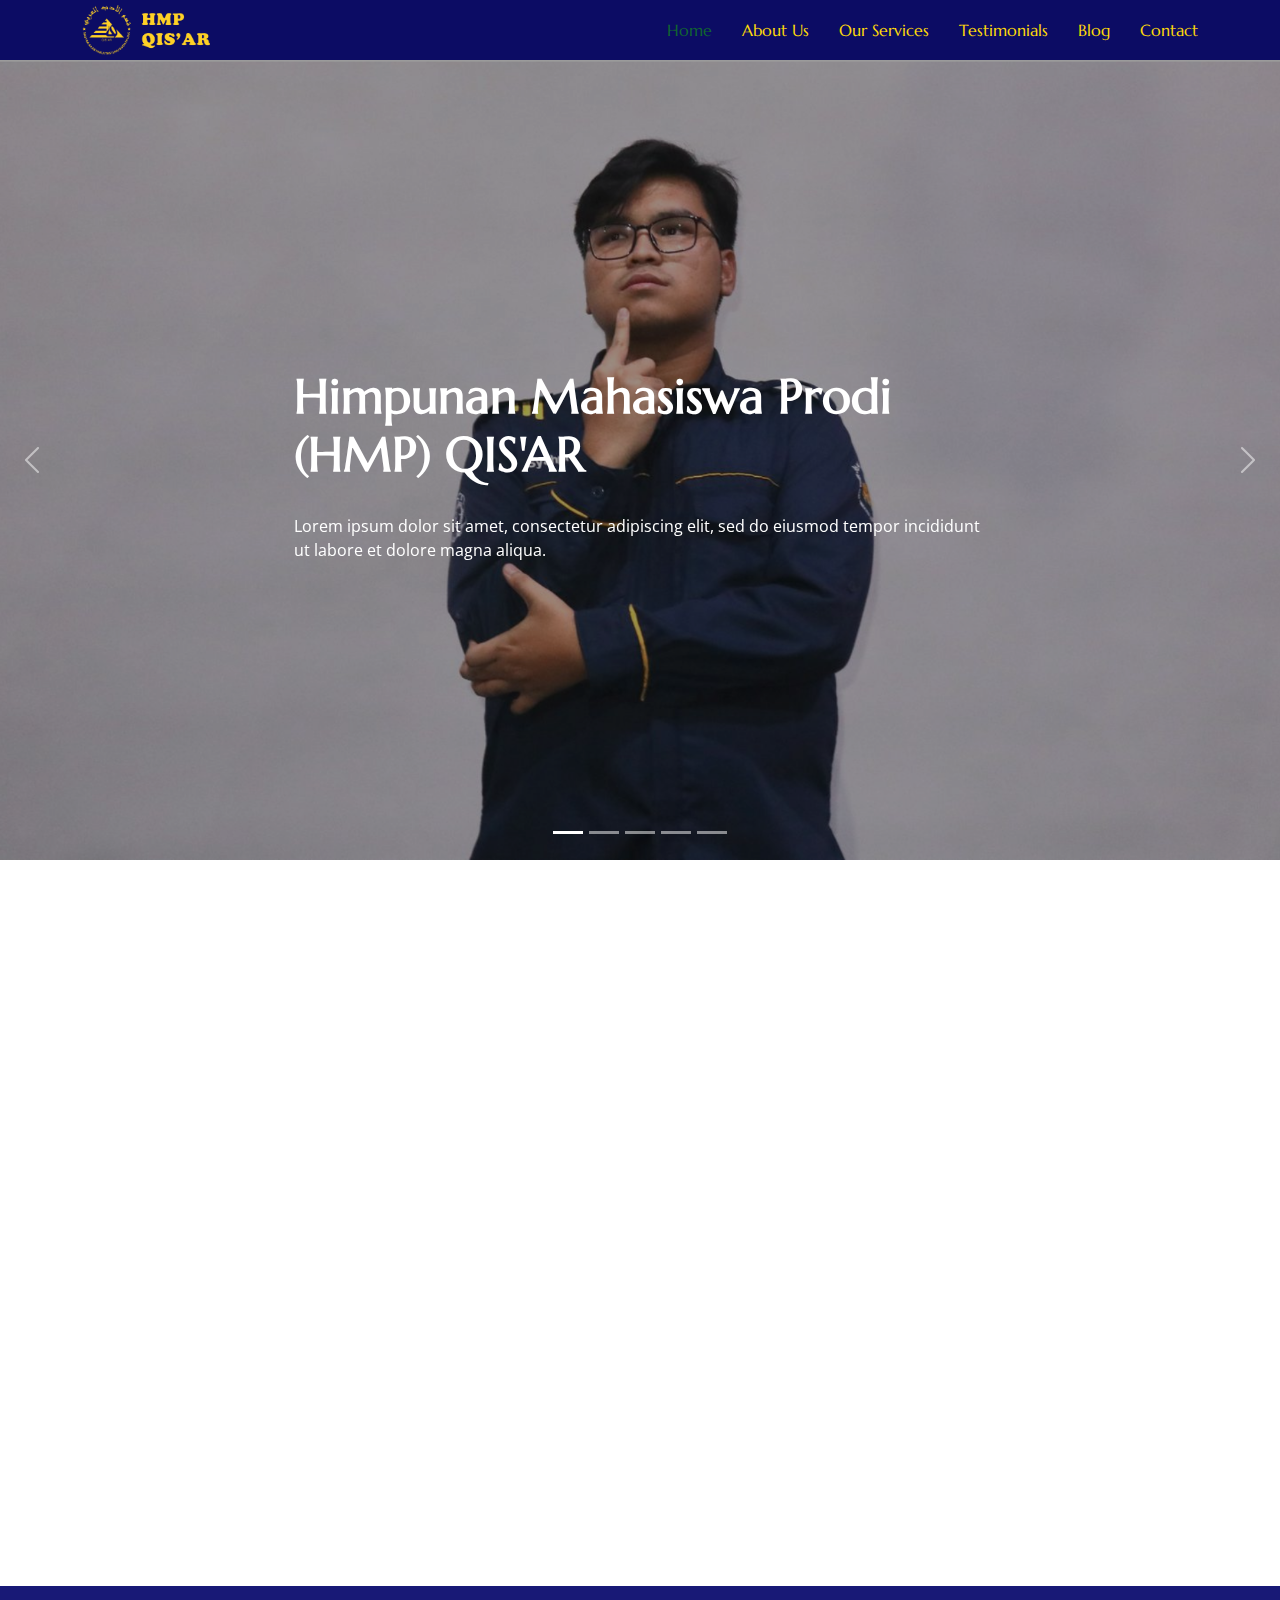
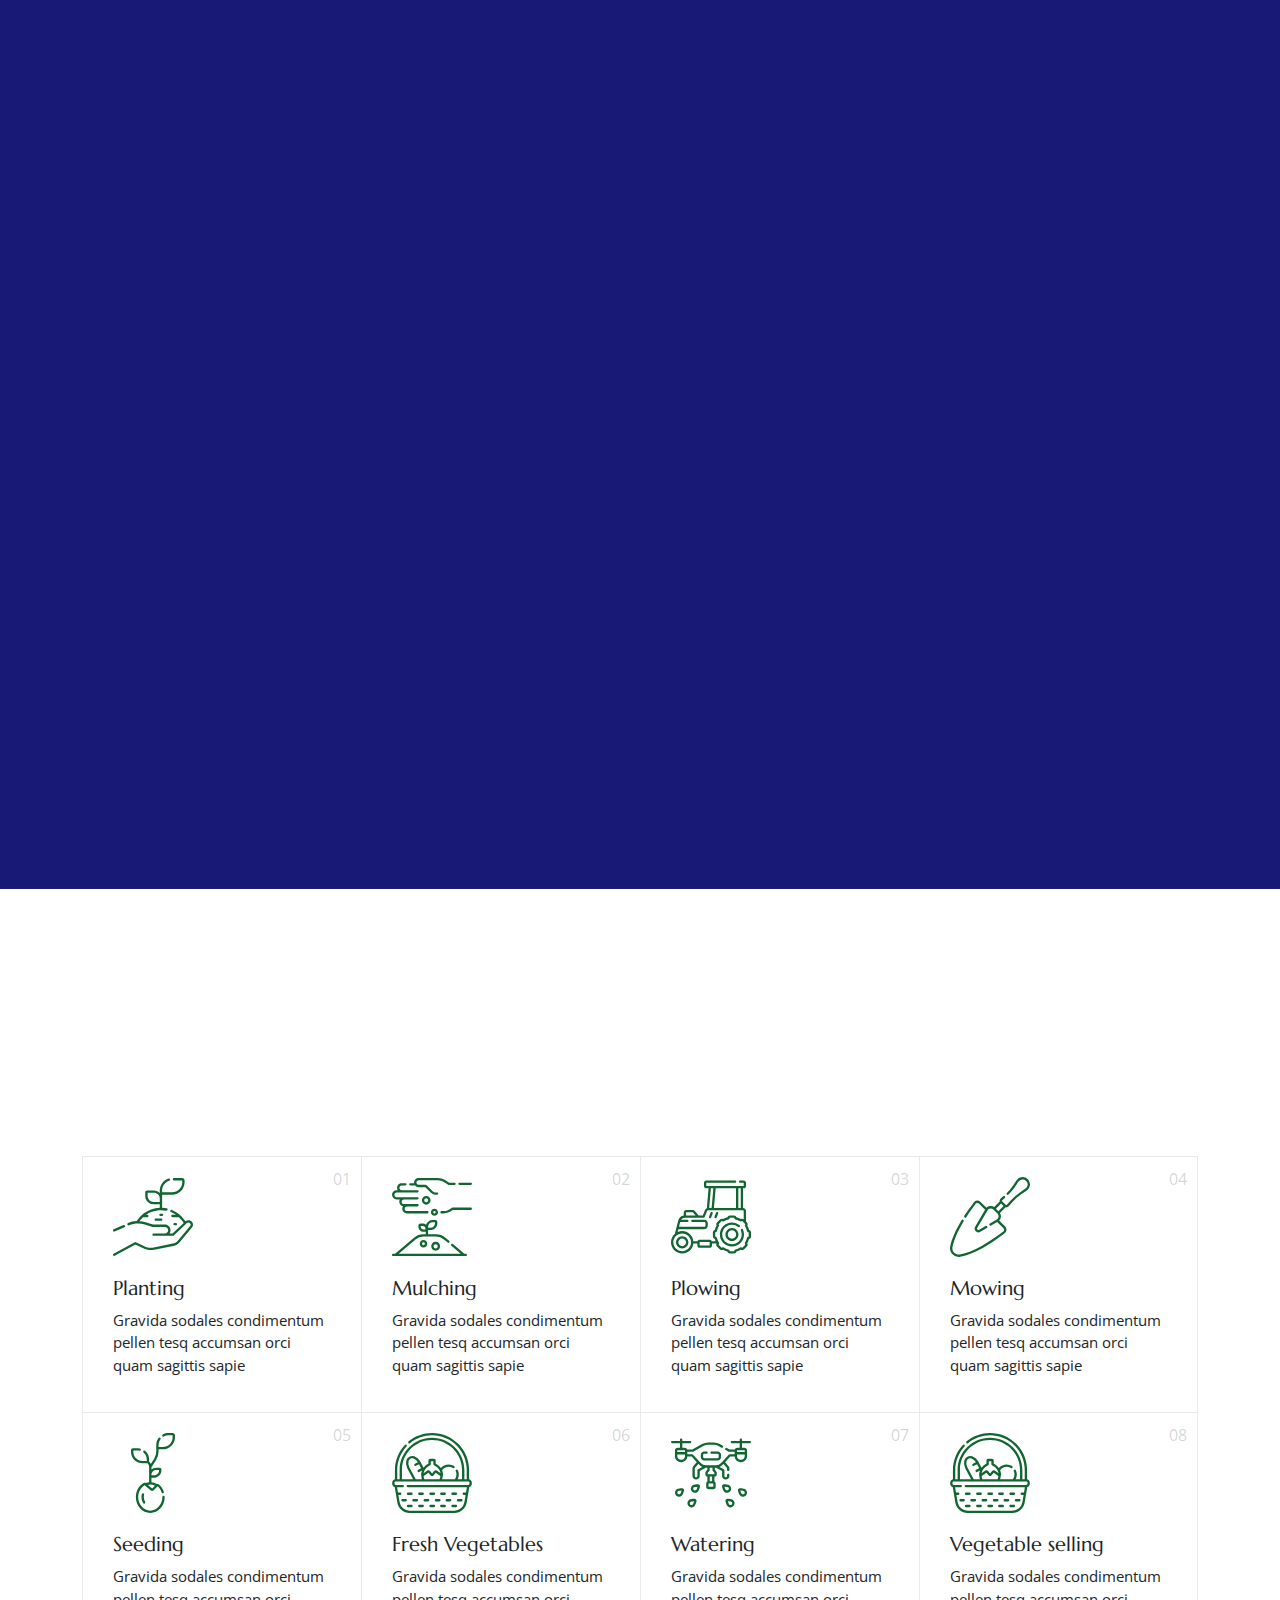
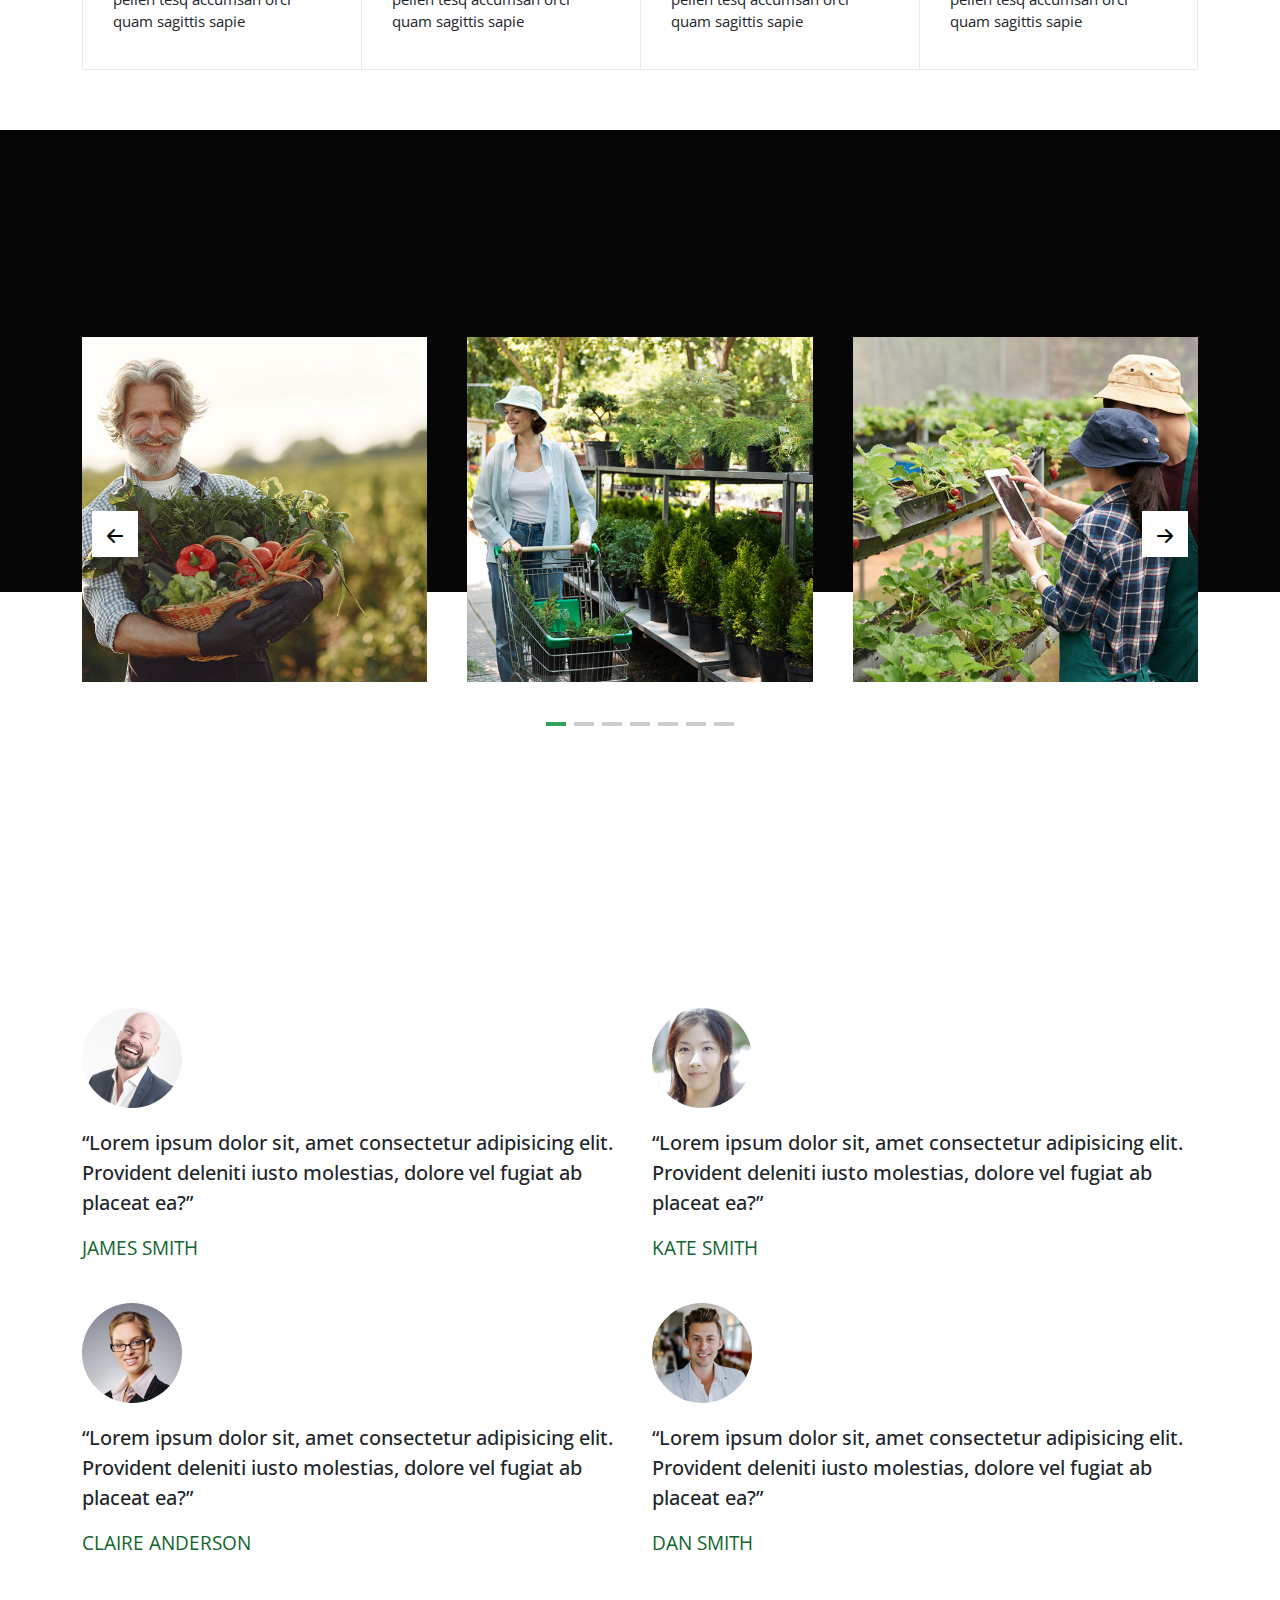
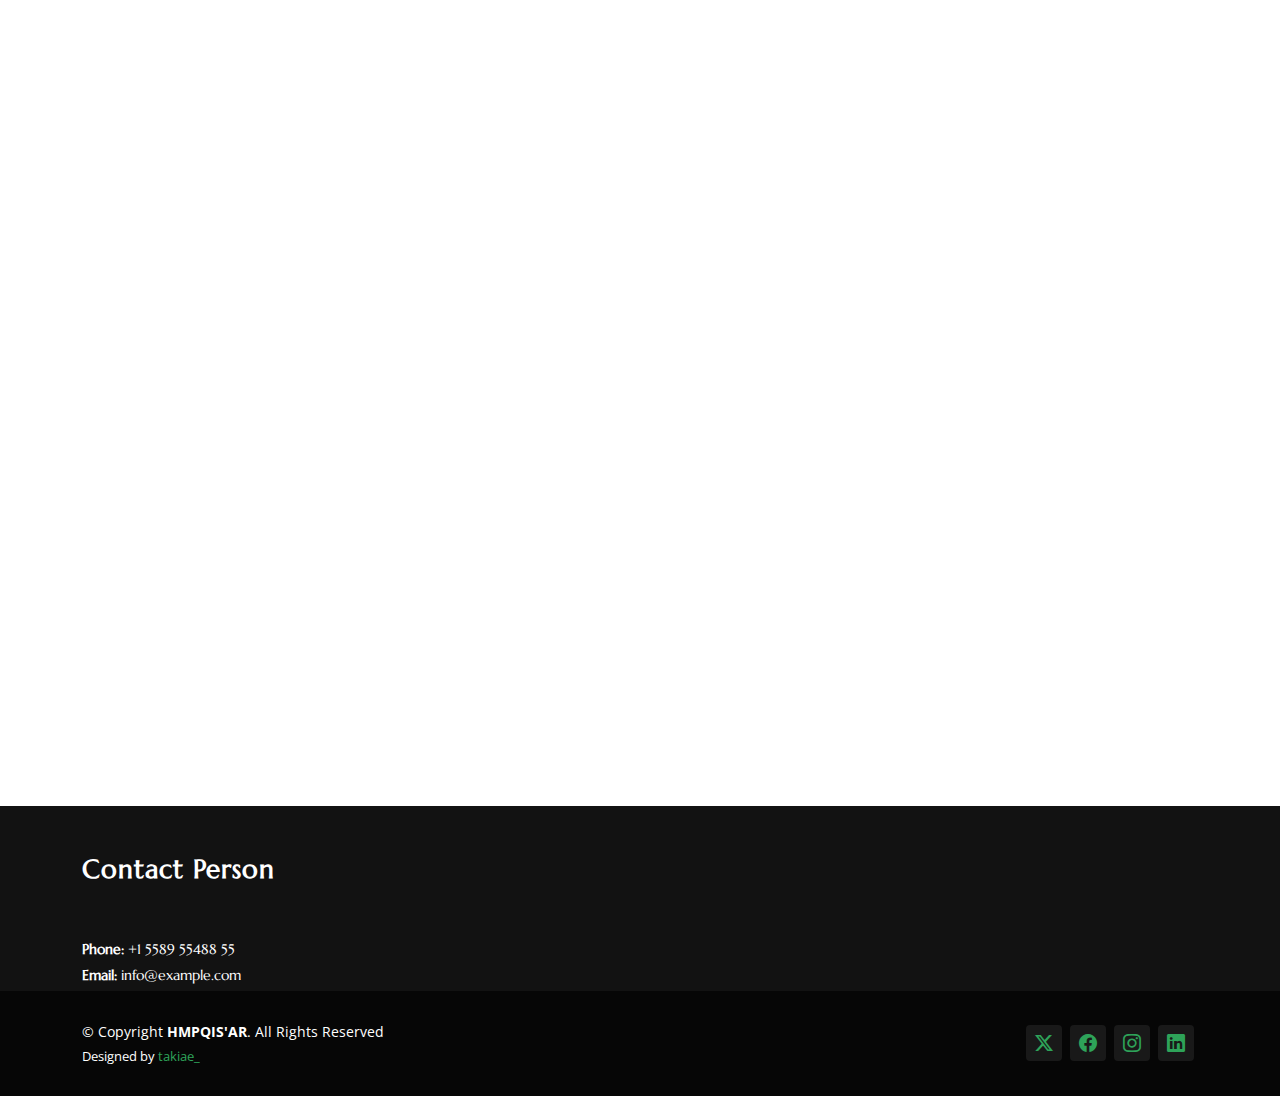
<file: webhmpqisar/index.html>
<!DOCTYPE html>
<html lang="en">

<head>
  <meta charset="utf-8">
  <meta content="width=device-width, initial-scale=1.0" name="viewport">
  <title>QIS'AR - Sastra Arab UNS</title>
  <meta name="description" content="">
  <meta name="keywords" content="">

  <!-- Favicons -->
  <link href="assets/img/favicon.png" rel="icon">
  <link href="assets/img/apple-touch-icon.png" rel="apple-touch-icon">

  <!-- Fonts -->
  <link href="https://fonts.googleapis.com" rel="preconnect">
  <link href="https://fonts.gstatic.com" rel="preconnect" crossorigin>
  <link href="https://fonts.googleapis.com/css2?family=Open+Sans:ital,wght@0,300;0,400;0,500;0,600;0,700;0,800;1,300;1,400;1,500;1,600;1,700;1,800&family=Marcellus:wght@400&display=swap" rel="stylesheet">

  <!-- Vendor CSS Files -->
  <link href="assets/vendor/bootstrap/css/bootstrap.min.css" rel="stylesheet">
  <link href="assets/vendor/bootstrap-icons/bootstrap-icons.css" rel="stylesheet">
  <link href="assets/vendor/aos/aos.css" rel="stylesheet">
  <link href="assets/vendor/swiper/swiper-bundle.min.css" rel="stylesheet">
  <link href="assets/vendor/glightbox/css/glightbox.min.css" rel="stylesheet">

  <!-- Main CSS File -->
  <link href="assets/css/main.css" rel="stylesheet">

  <!-- =======================================================
  * Template Name: AgriCulture
  * Template URL: https://bootstrapmade.com/agriculture-bootstrap-website-template/
  * Updated: Aug 07 2024 with Bootstrap v5.3.3
  * Author: BootstrapMade.com
  * License: https://bootstrapmade.com/license/
  ======================================================== -->
</head>

<body class="index-page">

  <header id="header" class="header d-flex align-items-center position-relative">
    <div class="container-fluid container-xl position-relative d-flex align-items-center justify-content-between">

      <a href="index.html" class="logo d-flex align-items-center">
        <!-- Uncomment the line below if you also wish to use an image logo -->
        <img src="assets/img/LOGOHMP1.png" alt="AgriCulture">
        <!-- <h1 class="sitename">AgriCulture</h1>  -->
      </a>

      <nav id="navmenu" class="navmenu">
        <ul>
          <li><a href="index.html" class="active">Home</a></li>
          <li><a href="about.html">About Us</a></li>
          <li><a href="services.html">Our Services</a></li>
          <li><a href="testimonials.html">Testimonials</a></li>
          <li><a href="blog.html">Blog</a></li>
          <li><a href="contact.html">Contact</a></li>
        </ul>
        <i class="mobile-nav-toggle d-xl-none bi bi-list"></i>
      </nav>

    </div>
  </header>

  <main class="main">

    <!-- Hero Section -->
    <section id="hero" class="hero section dark-background">

      <div id="hero-carousel" class="carousel slide carousel-fade" data-bs-ride="carousel" data-bs-interval="5000">

        <div class="carousel-item active">
          <img src="assets/img/gambar1.png" alt="">
          <div class="carousel-container">
            <h2>Himpunan Mahasiswa Prodi (HMP) QIS'AR</h2>
            <p>Lorem ipsum dolor sit amet, consectetur adipiscing elit, sed do eiusmod tempor incididunt ut labore et dolore magna aliqua.</p>
          </div>
        </div><!-- End Carousel Item -->

        <div class="carousel-item">
          <img src="assets/img/2.png" alt="">
          <div class="carousel-container">
            <h2>Kabinet Qiyam 2025</h2>
            <p>Nam libero tempore, cum soluta nobis est eligendi optio cumque nihil impedit quo minus id quod maxime placeat facere possimus.</p>
          </div>
        </div><!-- End Carousel Item -->

        <div class="carousel-item">
          <img src="assets/img/3.png" alt="">
          <div class="carousel-container">
            <h2>Prodi Sastra Arab FIB UNS</h2>
            <p>Beatae vitae dicta sunt explicabo. Nemo enim ipsam voluptatem quia voluptas sit aspernatur aut odit aut fugit.</p>
          </div>
        </div><!-- End Carousel Item -->

        <div class="carousel-item">
          <img src="assets/img/4.png" alt="">
          <div class="carousel-container">
            <h2>Organisasi Internal Produktivitas Optimal</h2>
            <p>Neque porro quisquam est, qui dolorem ipsum quia dolor sit amet, consectetur, adipisci velit, sed quia non numquam eius.</p>
          </div>
        </div><!-- End Carousel Item -->

        <div class="carousel-item">
          <img src="assets/img/5.png" alt="">
          <div class="carousel-container">
            <h2>Melestarikan Budaya dan Bahasa Timur Tengah</h2>
            <p>Lorem ipsum dolor sit amet, consectetur adipiscing elit, sed do eiusmod tempor incididunt ut labore et dolore magna aliqua.</p>
          </div>
        </div><!-- End Carousel Item -->

        <a class="carousel-control-prev" href="#hero-carousel" role="button" data-bs-slide="prev">
          <span class="carousel-control-prev-icon bi bi-chevron-left" aria-hidden="true"></span>
        </a>

        <a class="carousel-control-next" href="#hero-carousel" role="button" data-bs-slide="next">
          <span class="carousel-control-next-icon bi bi-chevron-right" aria-hidden="true"></span>
        </a>

        <ol class="carousel-indicators"></ol>

      </div>

    </section><!-- /Hero Section -->
    
    <!-- About 3 Section -->
    <section id="about-3" class="about-3 section">

      <div class="container">
        <div class="row gy-4 justify-content-between align-items-center">
          <div class="col-lg-6 order-lg-2 position-relative" data-aos="zoom-out">
            <img src="assets/img/logoijo.png" alt="Image" class="img-fluid">
            <a href="https://www.youtube.com/watch?v=Y7f98aduVJ8" class="glightbox pulsating-play-btn">
              <span class="play"><i class="bi bi-play-fill"></i></span>
            </a>
          </div>
          <div class="col-lg-5 order-lg-1" data-aos="fade-up" data-aos-delay="100">
            <h2 class="content-title mb-4">APA ITU HMP QIS'AR</h2>
            <p class="mb-4">
              Lorem ipsum dolor sit amet consectetur adipisicing elit. Enim
              necessitatibus placeat, atque qui voluptatem velit explicabo vitae
              repellendus architecto provident nisi ullam minus asperiores commodi!
              Tenetur, repellat aliquam nihil illo.
            </p>
            <h4>VISI</h4>
            <P>Lorem ipsum dolor sit amet consectetur adipisicing elit</P>
            <h4>MISI</h4>
            <P>Lorem ipsum dolor sit amet consectetur adipisicing elit</P>


          </div>
        </div>
      </div>
    </section><!-- /About 3 Section -->

    <!-- About Section -->
    <section id="about" class="about section">

      <div class="content">
        <div class="container">
          <div class="row">
            <div class="col-lg-6 mb-4 mb-lg-0">
              <img src="assets/img/haliman.png" alt="Image " class="img-fluid img-overlap" data-aos="zoom-out">
            </div>
            <div class="col-lg-5 ml-auto" data-aos="fade-up" data-aos-delay="100">
              <h3 class="content-subtitle text-white opacity-50">Platform HMP Qis'ar</h3>
              <h2 class="content-title mb-4">
                <strong>Update hal terbaru dari kami </strong>
              </h2>
              <p class="opacity-50">
                Reprehenderit, odio laboriosam? Blanditiis quae ullam quasi illum
                minima nostrum perspiciatis error consequatur sit nulla.
              </p>

              <div class="row my-5">
                <div class="col-lg-12 d-flex align-items-start mb-4">
                  <i class="bi bi-cloud-rain me-4 display-6"></i>
                  <div>
                    <h4 class="m-0 h5 text-white">Instagram</h4>
                    <p class="text-white opacity-50">Lorem ipsum dolor sit amet.</p>
                  </div>
                </div>
                <div class="col-lg-12 d-flex align-items-start mb-4">
                  <i class="bi bi-heart me-4 display-6"></i>
                  <div>
                    <h4 class="m-0 h5 text-white">Tiktok</h4>
                    <p class="text-white opacity-50">Lorem ipsum dolor sit amet.</p>
                  </div>
                </div>
                <div class="col-lg-12 d-flex align-items-start">
                  <i class="bi bi-shop me-4 display-6"></i>
                  <div>
                    <h4 class="m-0 h5 text-white">Twitter</h4>
                    <p class="text-white opacity-50">Lorem ipsum dolor sit amet.</p>
                  </div>
                </div>
              </div>
            </div>
          </div>
        </div>
      </div>
    </section><!-- /About Section -->

        <!-- Services Section -->
        <section id="services" class="services section">

          <!-- Section Title -->
          <div class="container section-title" data-aos="fade-up">
            <h2>SERVICES</h2>
            <p>Providing Fresh Produce Every Single Day</p>
          </div><!-- End Section Title -->
          <div class="content">
            <div class="container">
              <div class="row g-0">
                <div class="col-lg-3 col-md-6">
                  <div class="service-item">
                    <span class="number">01</span>
                    <div class="service-item-icon">
                      <svg xmlns="http://www.w3.org/2000/svg" version="1.1" xmlns:xlink="http://www.w3.org/1999/xlink" width="80" height="80" x="0" y="0" viewBox="0 0 509.435 509.435" style="enable-background: new 0 0 512 512" xml:space="preserve" class="">
                        <g>
                          <path d="M7.506 347.639c.994 0 2.005-.199 2.976-.619l62.037-26.857a7.5 7.5 0 0 0 3.903-9.862 7.5 7.5 0 0 0-9.862-3.903L4.523 333.255a7.501 7.501 0 0 0 2.983 14.384zM500.883 283.197c-10.953-10.952-28.175-11.423-39.689-1.267l-10.034-13.307c-19.783-26.239-46.1-46.623-76.103-58.948a7.5 7.5 0 0 0-5.699 13.875c11.136 4.575 21.708 10.382 31.567 17.249h-22.621c-4.143 0-7.5 3.358-7.5 7.5s3.357 7.5 7.5 7.5h41.188a169.382 169.382 0 0 1 19.691 21.855l11.048 14.652-71.171 67.597h-19.48a35.772 35.772 0 0 0 6.775-20.976c0-19.837-16.139-35.975-35.976-35.975h-75.023l-48.33-15.005a160.871 160.871 0 0 0-37.992-6.934l2.533-3.359a169.852 169.852 0 0 1 19.67-21.855h27.398c4.143 0 7.5-3.358 7.5-7.5s-3.357-7.5-7.5-7.5h-8.848a165.125 165.125 0 0 1 38.01-19.73c28.992-10.532 60.376-12.89 90.754-6.821a7.498 7.498 0 0 0 8.824-5.885 7.5 7.5 0 0 0-5.885-8.824 184.517 184.517 0 0 0-28.616-3.4v-83.727h64.189c43.49 0 78.872-35.382 78.872-78.872V22.488c0-8.712-7.088-15.801-15.801-15.801h-51.729c-4.143 0-7.5 3.358-7.5 7.5s3.357 7.5 7.5 7.5h51.729c.441 0 .801.359.801.801v11.051c0 35.219-28.653 63.872-63.872 63.872h-64.189V85.559c0-28.082 18.793-53.262 45.701-61.234a7.5 7.5 0 1 0-4.261-14.382c-15.972 4.732-30.338 14.681-40.451 28.015-10.46 13.79-15.988 30.25-15.988 47.601v16.416c-9.59-9.839-22.97-15.965-37.762-15.965h-43.432c-6.193 0-11.232 5.039-11.232 11.232v23.629c0 29.093 23.669 52.762 52.763 52.762h39.663v22.475a183.375 183.375 0 0 0-55.199 10.86c-32.974 11.978-61.705 33.297-83.085 61.653l-9.313 12.351a161.07 161.07 0 0 0-54.289 12.692 7.5 7.5 0 0 0-3.949 9.844 7.498 7.498 0 0 0 9.844 3.949c31.858-13.616 67.62-15.458 100.696-5.188l49.416 15.343c.72.224 1.47.337 2.224.337h76.161c11.566 0 20.976 9.409 20.976 20.975s-9.409 20.976-20.976 20.976h-71.803c-4.143 0-7.5 3.358-7.5 7.5s3.357 7.5 7.5 7.5h123.477a7.5 7.5 0 0 0 5.165-2.062l83.48-79.289c5.56-5.279 14.158-5.167 19.577.252a13.957 13.957 0 0 1 .853 18.9l-80.942 97.046a37.161 37.161 0 0 1-21.112 12.581L259.57 448.474c-20.377 4.113-41.89 1.365-60.575-7.739l-53.332-25.982a7.507 7.507 0 0 0-6.884.162L3.903 488.665a7.5 7.5 0 0 0 7.197 13.161l131.475-71.888 49.849 24.285c21.631 10.538 46.53 13.72 70.114 8.957l129.506-26.146a52.209 52.209 0 0 0 29.663-17.677l80.942-97.046c9.682-11.61 8.923-28.426-1.766-39.114zM258.212 158.634c-20.822 0-37.763-16.94-37.763-37.762V101.01h39.664c20.822 0 37.762 16.94 37.762 37.762v19.861h-39.663z" fill="currentColor" opacity="1" data-original="currentColor"></path>
                          <path d="M319.171 240.778a7.5 7.5 0 0 0-7.5-7.5h-9.43c-4.143 0-7.5 3.358-7.5 7.5s3.357 7.5 7.5 7.5h9.43a7.5 7.5 0 0 0 7.5-7.5zM272.068 264.08c-4.143 0-7.5 3.358-7.5 7.5s3.357 7.5 7.5 7.5h34.888c4.143 0 7.5-3.358 7.5-7.5s-3.357-7.5-7.5-7.5zM400.305 307.996c4.143 0 7.5-3.358 7.5-7.5s-3.357-7.5-7.5-7.5h-8.172c-4.143 0-7.5 3.358-7.5 7.5s3.357 7.5 7.5 7.5z" fill="currentColor" opacity="1" data-original="currentColor"></path>
                        </g>
                      </svg>
                    </div>
                    <div class="service-item-content">
                      <h3 class="service-heading">Planting</h3>
                      <p>
                        Gravida sodales condimentum pellen tesq accumsan orci quam
                        sagittis sapie
                      </p>
                    </div>
                  </div>
                </div>
                <div class="col-lg-3 col-md-6">
                  <div class="service-item">
                    <span class="number">02</span>
                    <div class="service-item-icon">
                      <svg xmlns="http://www.w3.org/2000/svg" version="1.1" xmlns:xlink="http://www.w3.org/1999/xlink" width="80" height="80" x="0" y="0" viewBox="0 0 514.314 514.314" style="enable-background: new 0 0 512 512" xml:space="preserve" class="">
                        <g>
                          <path d="M434.176 51.297h72.639c4.143 0 7.5-3.358 7.5-7.5s-3.357-7.5-7.5-7.5h-72.639c-4.143 0-7.5 3.358-7.5 7.5s3.357 7.5 7.5 7.5zM117.994 54.791h30.852c5.47 6.605 13.729 10.82 22.955 10.82h42.865l35.886 35.886c8.246 8.246 19.209 12.787 30.869 12.787h8.32c4.143 0 7.5-3.358 7.5-7.5s-3.357-7.5-7.5-7.5h-8.32c-7.654 0-14.85-2.981-20.262-8.393l-38.083-38.083a7.5 7.5 0 0 0-5.304-2.197H171.8c-8.159 0-14.797-6.638-14.797-14.797s6.638-14.797 14.797-14.797h123.757a66.756 66.756 0 0 1 35.416 10.157l30.374 18.983a7.497 7.497 0 0 0 3.975 1.14h36.891c4.143 0 7.5-3.358 7.5-7.5s-3.357-7.5-7.5-7.5h-34.739l-28.551-17.843a81.742 81.742 0 0 0-43.365-12.437H171.801c-16.43 0-29.797 13.367-29.797 29.798 0 1.349.099 2.675.273 3.977h-24.283a7.5 7.5 0 1 0 0 14.999zM30.38 144.476h20.344a29.724 29.724 0 0 0-4.003 14.921c0 14.399 10.225 26.453 23.795 29.288a29.746 29.746 0 0 0-4.371 15.555c0 16.499 13.423 29.921 29.921 29.921h131.637a7.5 7.5 0 0 0 7.498-7.688 7.5 7.5 0 0 0-8.307-7.311H96.065c-8.228 0-14.921-6.694-14.921-14.921s6.693-14.921 14.921-14.921H163.9c4.143 0 7.5-3.358 7.5-7.5s-3.357-7.5-7.5-7.5H76.643c-8.228 0-14.922-6.694-14.922-14.921s6.694-14.921 14.922-14.921H163.9c4.143 0 7.5-3.358 7.5-7.5s-3.357-7.5-7.5-7.5H30.38c-8.228 0-14.921-6.694-14.921-14.921s6.693-14.921 14.921-14.921H163.9c4.143 0 7.5-3.358 7.5-7.5s-3.357-7.5-7.5-7.5H62.547c-8.228 0-14.921-6.694-14.921-14.921s6.693-14.921 14.921-14.921h23.485c4.143 0 7.5-3.358 7.5-7.5s-3.357-7.5-7.5-7.5H62.547c-16.498 0-29.921 13.423-29.921 29.921a29.719 29.719 0 0 0 4.003 14.921H30.38C13.882 84.636.459 98.059.459 114.557s13.423 29.919 29.921 29.919zM506.814 196.74H389.248a7.497 7.497 0 0 0-4.629 1.599l-5.613 4.403c-13.495 10.588-30.375 16.42-47.529 16.42h-12.272a7.5 7.5 0 0 0-8.309 7.5 7.5 7.5 0 0 0 7.5 7.5h13.081c20.496 0 40.664-6.967 56.788-19.618l3.574-2.804h114.976a7.5 7.5 0 1 0-.001-15z" fill="currentColor" opacity="1" data-original="currentColor" class=""></path>
                          <path d="M192.215 150.164c0 15.372 12.506 27.878 27.878 27.878s27.879-12.506 27.879-27.878-12.507-27.878-27.879-27.878-27.878 12.506-27.878 27.878zm40.757 0c0 7.101-5.777 12.878-12.879 12.878-7.101 0-12.878-5.777-12.878-12.878s5.777-12.878 12.878-12.878c7.101-.001 12.879 5.777 12.879 12.878zM273.049 203.771c-12.599 0-22.848 10.25-22.848 22.848s10.249 22.847 22.848 22.847 22.848-10.249 22.848-22.847-10.25-22.848-22.848-22.848zm0 30.695c-4.327 0-7.848-3.52-7.848-7.847s3.521-7.848 7.848-7.848 7.848 3.521 7.848 7.848-3.521 7.847-7.848 7.847zM474.178 493.298h-9.202l-73.199-62.323c-3.155-2.686-7.888-2.305-10.573.849s-2.305 7.887.849 10.572l59.785 50.902H43.105l108.164-92.092a77.855 77.855 0 0 1 50.423-18.558h81.558a77.851 77.851 0 0 1 50.423 18.558l24.029 20.458a7.498 7.498 0 0 0 10.573-.849 7.5 7.5 0 0 0-.849-10.572l-24.029-20.458a92.867 92.867 0 0 0-60.147-22.137h-51.158v-26.806h15.44c24.205 0 43.896-19.692 43.896-43.897v-8.808c0-6.785-5.52-12.305-12.305-12.305h-18.135c-19.99 0-36.891 13.437-42.174 31.749-5.716-4.945-13.156-7.947-21.29-7.947h-15.061c-6.942 0-12.591 5.648-12.591 12.592v7.399c0 17.97 14.619 32.589 32.589 32.589h14.629v15.433h-15.399a92.867 92.867 0 0 0-60.147 22.137L19.967 493.298H7.5c-4.143 0-7.5 3.358-7.5 7.5s3.357 7.5 7.5 7.5h466.678a7.5 7.5 0 0 0 0-15zM232.092 319.73c0-15.934 12.963-28.897 28.897-28.897h15.439v6.112c0 15.934-12.963 28.897-28.896 28.897h-15.44zm-16.978 17.485h-12.651c-9.698 0-17.589-7.89-17.589-17.589v-4.991h12.651c9.698 0 17.589 7.89 17.589 17.589z" fill="currentColor" opacity="1" data-original="currentColor" class=""></path>
                          <path d="M178.358 429.065c0 13.218 10.754 23.972 23.972 23.972s23.972-10.753 23.972-23.972-10.754-23.972-23.972-23.972-23.972 10.753-23.972 23.972zm32.944 0c0 4.947-4.024 8.972-8.972 8.972s-8.972-4.025-8.972-8.972 4.024-8.972 8.972-8.972 8.972 4.024 8.972 8.972zM252.23 445.536c0 15.706 12.777 28.484 28.483 28.484s28.484-12.778 28.484-28.484-12.778-28.484-28.484-28.484-28.483 12.778-28.483 28.484zm41.968 0c0 7.435-6.049 13.484-13.484 13.484s-13.483-6.049-13.483-13.484 6.049-13.484 13.483-13.484c7.435 0 13.484 6.049 13.484 13.484z" fill="currentColor" opacity="1" data-original="currentColor" class=""></path>
                        </g>
                      </svg>
                    </div>
                    <div class="service-item-content">
                      <h3 class="service-heading">Mulching</h3>
                      <p>
                        Gravida sodales condimentum pellen tesq accumsan orci quam
                        sagittis sapie
                      </p>
                    </div>
                  </div>
                </div>
                <div class="col-lg-3 col-md-6">
                  <div class="service-item">
                    <span class="number">03</span>
                    <div class="service-item-icon">
                      <svg xmlns="http://www.w3.org/2000/svg" version="1.1" xmlns:xlink="http://www.w3.org/1999/xlink" width="80" height="80" x="0" y="0" viewBox="0 0 516.53 516.53" style="enable-background: new 0 0 512 512" xml:space="preserve" class="">
                        <g>
                          <path d="M504.085 341.447a113.617 113.617 0 0 0-11.524-27.805c3.866-6.212 3.104-14.506-2.288-19.897l-5.804-5.804v-67.388c0-10.907-8.398-19.878-19.066-20.817V73.099h4.012c8.301 0 15.054-6.753 15.054-15.054V37.599c0-8.301-6.753-15.054-15.054-15.054h-23.242a7.5 7.5 0 0 0 0 15l23.296.054-.054 20.5-241.554-.054.054-20.5H414.21a7.5 7.5 0 0 0 0-15H227.916c-8.301 0-15.054 6.753-15.054 15.054v20.446c0 8.301 6.753 15.054 15.054 15.054h14.719L231.27 201.13c-5.215 2.077-9.463 6.215-11.642 11.675l-14.014 35.128h-27.323l-24.417-28.857a16.73 16.73 0 0 0-12.795-5.936H99.071c-9.242 0-16.761 7.519-16.761 16.761v18.66a44.759 44.759 0 0 0-35.97 33.278L24.937 367.09C9.676 380.359 0 399.894 0 421.658c0 39.881 32.446 72.327 72.328 72.327 37.349 0 68.174-28.457 71.938-64.827h25.905v12.546c0 8.282 6.738 15.02 15.02 15.02h64.364c8.282 0 15.02-6.738 15.02-15.02v-12.546h29.374c-3.278 6.098-2.356 13.875 2.785 19.016l19.555 19.554a16 16 0 0 0 11.388 4.718c3.045 0 5.961-.839 8.506-2.431a113.556 113.556 0 0 0 27.808 11.525c1.662 7.123 8.064 12.445 15.686 12.445h27.655c7.602 0 13.99-5.293 15.672-12.441a113.582 113.582 0 0 0 27.814-11.525 15.986 15.986 0 0 0 8.514 2.427c4.302 0 8.346-1.675 11.388-4.717l19.555-19.555c5.396-5.396 6.156-13.7 2.29-19.901a113.607 113.607 0 0 0 11.522-27.801c7.123-1.662 12.445-8.064 12.445-15.686v-27.655c-.002-7.621-5.324-14.023-12.447-15.684zm-53.681-141.805h-15.681V73.099h15.681zM419.723 73.099v126.543h-142.46l11.233-126.543zm-146.286 0-11.233 126.543h-15.743l11.234-126.543zM99.071 228.14h42.008c.519 0 1.008.227 1.344.624l16.219 19.169H97.311v-18.032c0-.971.79-1.761 1.76-1.761zm-51.11 108.845h167.157c12.315 0 22.334-10.019 22.334-22.334v-16.152c0-12.315-10.019-22.334-22.334-22.334h-77.364a7.5 7.5 0 0 0 0 15h77.364c4.044 0 7.334 3.29 7.334 7.334v16.152c0 4.044-3.29 7.334-7.334 7.334H51.727l7.738-30.821h46.327a7.5 7.5 0 0 0 0-15h-40.76a29.774 29.774 0 0 1 24.779-13.231h120.886a7.5 7.5 0 0 0 6.966-4.721l15.897-39.849a5.883 5.883 0 0 1 5.49-3.721h224.51a5.916 5.916 0 0 1 5.91 5.91v52.522c-5.348-4.343-12.853-4.747-18.636-1.165a113.598 113.598 0 0 0-27.818-11.532c-1.662-7.123-8.063-12.445-15.685-12.445h-27.655c-7.602 0-13.99 5.294-15.672 12.441a113.583 113.583 0 0 0-27.818 11.527c-6.213-3.868-14.506-3.104-19.897 2.288l-19.555 19.555c-5.375 5.375-6.149 13.637-2.28 19.884a113.572 113.572 0 0 0-11.531 27.818c-7.123 1.662-12.445 8.063-12.445 15.685v27.655c0 7.602 5.293 13.99 12.441 15.672 1.242 4.67 2.784 9.24 4.603 13.699h-24.12c-2.277-5.402-7.626-9.204-13.847-9.204h-64.364c-6.221 0-11.569 3.802-13.847 9.204h-27.078c-3.764-36.371-34.589-64.828-71.938-64.828a71.896 71.896 0 0 0-28.994 6.086zm24.367 142c-31.61 0-57.328-25.717-57.328-57.327s25.717-57.328 57.328-57.328 57.327 25.717 57.327 57.328-25.717 57.327-57.327 57.327zm177.24-37.262h-.013l-64.384-.02.02-21.75 64.384.02zm251.962-56.937c0 .609-.496 1.105-1.189 1.105-4.816 0-8.956 3.287-10.065 7.992a98.695 98.695 0 0 1-12.139 29.288c-2.543 4.113-1.939 9.365 1.447 12.75l.084.084a1.105 1.105 0 0 1 0 1.562l-19.555 19.555a1.085 1.085 0 0 1-.781.323c-.208 0-.514-.056-.761-.303a3.326 3.326 0 0 0-.084-.084c-3.406-3.407-8.658-4.01-12.77-1.467a98.657 98.657 0 0 1-29.288 12.138c-4.706 1.11-7.992 5.25-7.992 10.15 0 .609-.496 1.105-1.104 1.105h-27.655c-.609 0-1.105-.496-1.105-1.189 0-4.816-3.287-8.956-7.992-10.066a98.69 98.69 0 0 1-29.287-12.137 10.35 10.35 0 0 0-5.455-1.561c-2.68 0-5.338 1.049-7.38 3.091a1.085 1.085 0 0 1-.781.323c-.208 0-.513-.056-.781-.324l-19.555-19.555c-.431-.431-.431-1.132.064-1.627 3.406-3.406 4.009-8.657 1.466-12.77a98.66 98.66 0 0 1-12.138-29.287c-1.11-4.706-5.25-7.992-10.15-7.992a1.107 1.107 0 0 1-1.105-1.105V357.13c0-.609.496-1.104 1.189-1.104 4.816 0 8.956-3.287 10.066-7.992a98.661 98.661 0 0 1 12.138-29.288c2.542-4.112 1.939-9.364-1.531-12.833a1.106 1.106 0 0 1 0-1.563l19.555-19.555c.431-.431 1.132-.431 1.626.064 3.407 3.408 8.658 4.011 12.77 1.467a98.666 98.666 0 0 1 29.288-12.138c4.706-1.11 7.992-5.25 7.992-10.15 0-.609.496-1.105 1.105-1.105h27.655c.609 0 1.104.496 1.104 1.189 0 4.816 3.287 8.956 7.992 10.066a98.664 98.664 0 0 1 29.288 12.139c4.113 2.543 9.365 1.939 12.833-1.531a1.107 1.107 0 0 1 1.563 0l19.555 19.555c.431.431.431 1.132-.062 1.625-3.408 3.406-4.012 8.658-1.468 12.771a98.666 98.666 0 0 1 12.138 29.288c1.11 4.706 5.25 7.992 10.066 7.992h.084c.609 0 1.105.496 1.105 1.104z" fill="currentColor" opacity="1" data-original="currentColor" class=""></path>
                          <path d="M454.895 335.721a7.5 7.5 0 0 0-3.834 9.889 62.412 62.412 0 0 1 5.335 25.349c0 34.678-28.213 62.891-62.891 62.891s-62.891-28.213-62.891-62.891c0-34.679 28.213-62.892 62.891-62.892a62.934 62.934 0 0 1 40.397 14.703 7.5 7.5 0 0 0 10.566-.923 7.5 7.5 0 0 0-.923-10.566 77.96 77.96 0 0 0-50.041-18.213c-42.949 0-77.891 34.942-77.891 77.892 0 42.949 34.942 77.891 77.891 77.891s77.891-34.942 77.891-77.891c0-10.895-2.224-21.46-6.611-31.403a7.5 7.5 0 0 0-9.889-3.836zM72.328 381.807c-21.974 0-39.851 17.877-39.851 39.851s17.877 39.851 39.851 39.851 39.851-17.877 39.851-39.851-17.878-39.851-39.851-39.851zm0 64.702c-13.703 0-24.851-11.148-24.851-24.851s11.148-24.851 24.851-24.851 24.851 11.148 24.851 24.851-11.149 24.851-24.851 24.851z" fill="currentColor" opacity="1" data-original="currentColor" class=""></path>
                          <path d="M393.504 328.829c-23.23 0-42.13 18.899-42.13 42.13 0 23.23 18.899 42.129 42.13 42.129s42.13-18.899 42.13-42.129-18.9-42.13-42.13-42.13zm0 69.26c-14.959 0-27.13-12.17-27.13-27.129s12.17-27.13 27.13-27.13 27.13 12.17 27.13 27.13c0 14.958-12.171 27.129-27.13 27.129zM249.861 265.585a7.487 7.487 0 0 0 2.663.491 7.503 7.503 0 0 0 7.013-4.838l9.438-24.841a7.5 7.5 0 0 0-14.022-5.328l-9.438 24.841a7.499 7.499 0 0 0 4.346 9.675zM285.384 265.585a7.487 7.487 0 0 0 2.663.491 7.502 7.502 0 0 0 7.012-4.838l9.439-24.841a7.5 7.5 0 0 0-4.347-9.675 7.5 7.5 0 0 0-9.675 4.347l-9.439 24.841a7.5 7.5 0 0 0 4.347 9.675z" fill="currentColor" opacity="1" data-original="currentColor" class=""></path>
                        </g>
                      </svg>
                    </div>
                    <div class="service-item-content">
                      <h3 class="service-heading">Plowing</h3>
                      <p>
                        Gravida sodales condimentum pellen tesq accumsan orci quam
                        sagittis sapie
                      </p>
                    </div>
                  </div>
                </div>
                <div class="col-lg-3 col-md-6">
                  <div class="service-item">
                    <span class="number">04</span>
                    <div class="service-item-icon">
                      <svg xmlns="http://www.w3.org/2000/svg" version="1.1" xmlns:xlink="http://www.w3.org/1999/xlink" width="80" height="80" x="0" y="0" viewBox="0 0 509.389 509.389" style="enable-background: new 0 0 512 512" xml:space="preserve" class="">
                        <g>
                          <path d="M495.69 14.267A46.636 46.636 0 0 0 458.364.766a46.637 46.637 0 0 0-34.257 20.05l-24.614 35.749a309.594 309.594 0 0 1-37.289 44.521 7.5 7.5 0 0 0 10.544 10.668 324.596 324.596 0 0 0 39.1-46.684l24.614-35.749a31.674 31.674 0 0 1 23.268-13.618 31.66 31.66 0 0 1 25.354 9.17 31.681 31.681 0 0 1 9.171 25.355 31.679 31.679 0 0 1-13.618 23.267l-35.75 24.615a324.066 324.066 0 0 0-59.859 53.246l-22.502 25.667a5.412 5.412 0 0 1-3.933 1.86c-1.518.071-2.966-.518-4.047-1.599l-21.873-21.872c-1.081-1.082-1.649-2.52-1.599-4.048s.711-2.925 1.86-3.933l15.802-13.854a7.5 7.5 0 0 0-9.889-11.279l-15.802 13.854a20.546 20.546 0 0 0-6.964 14.719 20.37 20.37 0 0 0 .64 5.69l-35.241 35.241c-7.726-5.323-17.119-7.656-26.65-6.449-8.734 1.104-16.614 5.058-22.612 11.157l-37.903-37.903a28.552 28.552 0 0 0-22.3-8.292 28.547 28.547 0 0 0-20.847 11.457c-23.749 31.972-43.447 60.009-60.222 85.713a7.5 7.5 0 0 0 6.275 11.6 7.495 7.495 0 0 0 6.288-3.402c16.606-25.447 36.135-53.239 59.7-84.966a13.562 13.562 0 0 1 9.903-5.441 13.585 13.585 0 0 1 10.595 3.939l39.789 39.789-63.489 107.398c-5.606 9.484-4.179 21.121 3.554 28.957 4.724 4.785 10.89 7.271 17.211 7.271 4.233-.001 8.536-1.115 12.519-3.399l40.792-24.114a7.499 7.499 0 1 0-7.632-12.912l-40.706 24.064c-4.745 2.723-9.055 1.038-11.506-1.446-1.129-1.144-4.561-5.302-1.318-10.787L239.37 211.63c3.736-6.32 10.058-10.474 17.342-11.395 7.292-.918 14.44 1.529 19.633 6.722l25.938 25.938c5.187 5.186 7.654 12.36 6.771 19.686-.878 7.28-4.911 13.598-10.99 17.288l-44.019 26.021a7.5 7.5 0 0 0 7.632 12.912l38.725-22.893 40.397 40.396a13.558 13.558 0 0 1 3.938 10.564 13.606 13.606 0 0 1-5.428 9.926c-54.818 40.993-97.27 69.301-137.646 91.785-50.099 27.898-95.647 45.713-139.25 54.462-13.202 2.648-26.235-1.337-35.759-10.935a40.033 40.033 0 0 1-10.799-36.472c10.129-48.517 33.232-101.845 70.63-163.033a7.501 7.501 0 0 0-12.799-7.823c-38.309 62.679-62.028 117.563-72.515 167.79-3.796 18.186 1.75 36.916 14.835 50.103 10.368 10.45 24.27 16.146 38.625 16.145 3.564 0 7.159-.352 10.732-1.068 45.149-9.06 92.12-27.398 143.597-56.063 40.984-22.823 83.956-51.469 139.331-92.878a28.597 28.597 0 0 0 11.407-20.864 28.554 28.554 0 0 0-8.292-22.245l-38.525-38.525c6.079-6.031 10.002-13.987 11.063-22.799 1.106-9.18-1.037-18.215-5.937-25.753l35.39-35.39a20.4 20.4 0 0 0 5.022.654 20.546 20.546 0 0 0 15.384-6.975l22.502-25.667a309.032 309.032 0 0 1 57.086-50.779l35.749-24.614a46.635 46.635 0 0 0 20.05-34.256 46.63 46.63 0 0 0-13.5-37.328zM340.732 184.685l-32.723 32.723-15.459-15.459 32.723-32.723z" fill="currentColor" opacity="1" data-original="currentColor"></path>
                        </g>
                      </svg>
                    </div>
                    <div class="service-item-content">
                      <h3 class="service-heading">Mowing</h3>
                      <p>
                        Gravida sodales condimentum pellen tesq accumsan orci quam
                        sagittis sapie
                      </p>
                    </div>
                  </div>
                </div>
    
                <div class="col-lg-3 col-md-6">
                  <div class="service-item">
                    <span class="number">05</span>
                    <div class="service-item-icon">
                      <svg xmlns="http://www.w3.org/2000/svg" version="1.1" xmlns:xlink="http://www.w3.org/1999/xlink" width="80" height="80" x="0" y="0" viewBox="0 0 513.089 513.089" style="enable-background: new 0 0 512 512" xml:space="preserve" class="">
                        <g>
                          <path d="M194.209 386.877a7.497 7.497 0 0 0-9.15 5.363 75.07 75.07 0 0 0-2.428 18.947c0 13.789 3.615 27 10.454 38.204a7.494 7.494 0 0 0 10.308 2.495 7.5 7.5 0 0 0 2.494-10.309c-5.401-8.851-8.257-19.359-8.257-30.39a60.09 60.09 0 0 1 1.941-15.16 7.497 7.497 0 0 0-5.362-9.15z" fill="currentColor" opacity="1" data-original="currentColor"></path>
                          <path d="M382.56 0h-27.319c-12.654 0-25.236 3.119-36.386 9.021a7.5 7.5 0 0 0 7.018 13.258c9.124-4.83 19.005-7.278 29.368-7.278h27.222v12.022c0 34.679-28.213 62.892-62.892 62.892h-27.222V77.893c0-13.309 4.12-26.038 11.914-36.811a7.5 7.5 0 0 0-12.153-8.793c-9.657 13.347-14.762 29.117-14.762 45.604V119.154a88.294 88.294 0 0 1-14.296 48.23l-20.501 31.543a46.65 46.65 0 0 0-9.615-13.916l-1.273-1.273v-14.053c0-21.604-9.58-41.872-26.284-55.608a7.5 7.5 0 0 0-9.528 11.586c13.226 10.876 20.812 26.922 20.812 44.022v9.66h-29.069c-31.412 0-56.968-25.556-56.968-56.968v-9.66h29.069c3.454 0 6.976.329 10.467.977a7.5 7.5 0 0 0 2.738-14.748 72.57 72.57 0 0 0-13.205-1.229h-31.883c-6.72 0-12.187 5.467-12.187 12.186v12.474c0 39.684 32.284 71.968 71.968 71.968h33.463l1.273 1.273c5.979 5.979 9.271 13.927 9.271 22.381v98.306a79.003 79.003 0 0 0-21.446 5.114c-4.152-2.798-9.597-3.045-13.983-.509-30.558 17.671-49.541 52.263-49.541 90.277 0 56.188 41.481 101.901 92.47 101.901s92.47-45.713 92.47-101.901c0-.237-.004-.473-.009-.709l-.005-.334a7.5 7.5 0 0 0-7.499-7.433h-.068a7.5 7.5 0 0 0-7.433 7.567l.014.909c0 47.917-34.753 86.901-77.47 86.901s-77.47-38.984-77.47-86.901c0-32.212 15.656-61.449 40.948-76.643l40.182 34.094c5.225 4.433 13.1 4.099 17.929-.761l25.512-25.668c11.649 10.022 20.473 23.408 25.562 38.809a7.496 7.496 0 0 0 9.475 4.768 7.5 7.5 0 0 0 4.768-9.474c-6.15-18.613-17.027-34.756-31.454-46.681-4.011-3.317-9.358-3.923-13.824-1.93-10.53-6.377-22.136-10.243-34.128-11.384v-29.695h18.365c25.013 0 45.362-20.35 45.362-45.362v-7.928c0-6.115-4.975-11.089-11.089-11.089h-22.276c-11.667 0-22.318 4.429-30.362 11.693v-13.713l29.028-44.665a103.263 103.263 0 0 0 16.72-56.404v-14.239h27.222c42.949 0 77.892-34.942 77.892-77.892v-12.12C397.462 6.685 390.777 0 382.56 0zM251.211 356.136l-27.468-23.306a63.694 63.694 0 0 1 15.358-1.884c10.366 0 20.534 2.525 29.851 7.34zm25.752-118.894h18.365v4.017c0 16.742-13.62 30.362-30.362 30.362h-18.365v-4.017c0-16.741 13.62-30.362 30.362-30.362z" fill="currentColor" opacity="1" data-original="currentColor"></path>
                        </g>
                      </svg>
                    </div>
                    <div class="service-item-content">
                      <h3 class="service-heading">Seeding</h3>
                      <p>
                        Gravida sodales condimentum pellen tesq accumsan orci quam
                        sagittis sapie
                      </p>
                    </div>
                  </div>
                </div>
                <div class="col-lg-3 col-md-6">
                  <div class="service-item">
                    <span class="number">06</span>
                    <div class="service-item-icon">
                      <svg xmlns="http://www.w3.org/2000/svg" version="1.1" xmlns:xlink="http://www.w3.org/1999/xlink" width="80" height="80" x="0" y="0" viewBox="0 0 511.67 511.67" style="enable-background: new 0 0 512 512" xml:space="preserve" class="">
                        <g>
                          <path d="M492.96 296.401v-59.276c0-63.338-24.665-122.886-69.452-167.673C378.721 24.666 319.174 0 255.835 0c-54.517 0-107.757 18.967-149.914 53.407a7.5 7.5 0 1 0 9.491 11.616C154.896 32.765 204.767 15 255.835 15c59.332 0 115.112 23.105 157.066 65.059 41.953 41.954 65.059 97.734 65.059 157.066v58.7h-15v-58.7C462.96 122.916 370.044 30 255.835 30S48.71 122.916 48.71 237.125v58.7h-15v-58.7c0-56.142 21.01-109.737 59.158-150.913a7.502 7.502 0 0 0-11.004-10.195C41.139 119.975 18.71 177.19 18.71 237.125v59.276c-10.029 2.3-17.535 11.291-17.535 22.008v5.81c0 10.194 6.791 18.828 16.085 21.627l16.782 99.17c6.535 38.622 39.71 66.654 78.882 66.654h285.822c39.172 0 72.347-28.032 78.882-66.654l16.782-99.17c9.294-2.798 16.085-11.432 16.085-21.627v-5.81c0-10.717-7.506-19.708-17.535-22.008zM63.71 237.125C63.71 131.187 149.896 45 255.835 45S447.96 131.187 447.96 237.125v58.7h-27.888a64.77 64.77 0 0 0 7.259-29.747c0-9.561-2.046-18.787-6.081-27.423a7.5 7.5 0 0 0-13.59 6.35c3.1 6.633 4.671 13.723 4.671 21.073a49.851 49.851 0 0 1-9.875 29.747h-82.073a68.421 68.421 0 0 0 3.912-22.766l-.003-.369a10.737 10.737 0 0 0 2.441-7.707l-.074-.952a81.022 81.022 0 0 0-6.053-25.058c9.161-14.126 24.883-22.763 41.856-22.763a49.676 49.676 0 0 1 26.83 7.844 7.5 7.5 0 0 0 8.086-12.634 64.65 64.65 0 0 0-34.916-10.21c-19.407 0-37.547 8.686-49.744 23.261a81.08 81.08 0 0 0-25.89-24.171l-7.325-4.298v-19.86c0-6.111-4.972-11.083-11.083-11.083h-24.17c-6.111 0-11.083 4.972-11.083 11.083v19.86l-7.325 4.298a81.067 81.067 0 0 0-24.083 21.633l-21.606-40.574a68.923 68.923 0 0 0-37.588-32.526 39.21 39.21 0 0 0-31.641 2.285 39.215 39.215 0 0 0-19.556 24.977 68.922 68.922 0 0 0 6.006 49.343l37.481 70.388H63.71zm88.14 58.7-41.235-77.438a53.95 53.95 0 0 1-4.701-38.625c1.687-6.691 5.971-12.162 12.061-15.405 6.091-3.244 13.022-3.745 19.516-1.409a53.936 53.936 0 0 1 28.384 23.614L146.29 196.99a7.5 7.5 0 0 0 7.051 13.241l19.627-10.451 13.619 25.575-19.627 10.451a7.5 7.5 0 0 0 7.051 13.241l17.809-9.483a81.015 81.015 0 0 0-5.807 24.466l-.074.961a10.774 10.774 0 0 0 1.468 6.319c-.018.6-.03 1.185-.03 1.752a68.427 68.427 0 0 0 3.914 22.766H151.85zm116.357-89.059 11.029 6.472a66.163 66.163 0 0 1 31.323 43.794l-23.74-16.479a13.027 13.027 0 0 0-17.511 2.36l-12.974 15.524-12.974-15.525c-2.59-3.099-6.283-4.719-10.029-4.719-2.584 0-5.193.771-7.481 2.359l-23.74 16.478a66.163 66.163 0 0 1 31.323-43.794l11.029-6.472a7.5 7.5 0 0 0 3.704-6.469v-20.238h16.336v20.238a7.504 7.504 0 0 0 3.705 6.471zm-60.729 89.059a53.472 53.472 0 0 1-5.062-20.774c.171-.105.342-.21.509-.326l30.046-20.854 15.047 18.007c2.065 2.471 5.097 3.888 8.317 3.888s6.252-1.417 8.317-3.888v-.001l15.047-18.006 29.574 20.527a53.458 53.458 0 0 1-5.081 21.428h-96.714zm288.017 28.394c0 4.182-3.402 7.584-7.584 7.584H101.084c-4.143 0-7.5 3.358-7.5 7.5s3.357 7.5 7.5 7.5h377.952l-5.751 33.987h-14.299c-4.143 0-7.5 3.358-7.5 7.5s3.357 7.5 7.5 7.5h11.76l-7.907 46.723a64.83 64.83 0 0 1-64.093 54.157H112.924a64.83 64.83 0 0 1-64.093-54.157l-7.907-46.723h11.76c4.143 0 7.5-3.358 7.5-7.5s-3.357-7.5-7.5-7.5H38.386l-5.751-33.987h36.487c4.143 0 7.5-3.358 7.5-7.5s-3.357-7.5-7.5-7.5H23.759c-4.182 0-7.584-3.402-7.584-7.584v-5.81c0-4.182 3.402-7.584 7.584-7.584h464.152c4.182 0 7.584 3.402 7.584 7.584z" fill="currentColor" opacity="1" data-original="currentColor"></path>
                          <path d="M246.338 395.79h21.993c4.143 0 7.5-3.358 7.5-7.5s-3.357-7.5-7.5-7.5h-21.993c-4.143 0-7.5 3.358-7.5 7.5s3.357 7.5 7.5 7.5zM174.455 395.79h21.994c4.143 0 7.5-3.358 7.5-7.5s-3.357-7.5-7.5-7.5h-21.994c-4.143 0-7.5 3.358-7.5 7.5s3.357 7.5 7.5 7.5zM102.573 395.79h21.994c4.143 0 7.5-3.358 7.5-7.5s-3.357-7.5-7.5-7.5h-21.994a7.5 7.5 0 0 0 0 15zM315.221 395.79h21.994c4.143 0 7.5-3.358 7.5-7.5s-3.357-7.5-7.5-7.5h-21.994c-4.143 0-7.5 3.358-7.5 7.5s3.357 7.5 7.5 7.5zM387.103 395.79h21.994c4.143 0 7.5-3.358 7.5-7.5s-3.357-7.5-7.5-7.5h-21.994c-4.143 0-7.5 3.358-7.5 7.5s3.357 7.5 7.5 7.5zM246.338 474.186h21.993c4.143 0 7.5-3.358 7.5-7.5s-3.357-7.5-7.5-7.5h-21.993c-4.143 0-7.5 3.358-7.5 7.5s3.357 7.5 7.5 7.5zM174.455 474.186h21.994c4.143 0 7.5-3.358 7.5-7.5s-3.357-7.5-7.5-7.5h-21.994c-4.143 0-7.5 3.358-7.5 7.5s3.357 7.5 7.5 7.5zM102.573 474.186h21.994c4.143 0 7.5-3.358 7.5-7.5s-3.357-7.5-7.5-7.5h-21.994a7.5 7.5 0 0 0 0 15zM337.215 459.186h-21.994c-4.143 0-7.5 3.358-7.5 7.5s3.357 7.5 7.5 7.5h21.994a7.5 7.5 0 0 0 0-15zM387.103 474.186h21.994c4.143 0 7.5-3.358 7.5-7.5s-3.357-7.5-7.5-7.5h-21.994c-4.143 0-7.5 3.358-7.5 7.5s3.357 7.5 7.5 7.5zM273.606 430.229a7.5 7.5 0 0 0 7.5 7.5H303.1c4.143 0 7.5-3.358 7.5-7.5s-3.357-7.5-7.5-7.5h-21.994a7.5 7.5 0 0 0-7.5 7.5zM201.725 430.229a7.5 7.5 0 0 0 7.5 7.5h21.994c4.143 0 7.5-3.358 7.5-7.5s-3.357-7.5-7.5-7.5h-21.994a7.5 7.5 0 0 0-7.5 7.5zM129.843 430.229a7.5 7.5 0 0 0 7.5 7.5h21.993c4.143 0 7.5-3.358 7.5-7.5s-3.357-7.5-7.5-7.5h-21.993a7.5 7.5 0 0 0-7.5 7.5zM87.454 422.729H67.46c-4.143 0-7.5 3.358-7.5 7.5s3.357 7.5 7.5 7.5h19.994c4.143 0 7.5-3.358 7.5-7.5s-3.357-7.5-7.5-7.5zM342.49 430.229a7.5 7.5 0 0 0 7.5 7.5h21.993c4.143 0 7.5-3.358 7.5-7.5s-3.357-7.5-7.5-7.5H349.99a7.5 7.5 0 0 0-7.5 7.5zM414.372 430.229a7.5 7.5 0 0 0 7.5 7.5h21.994c4.143 0 7.5-3.358 7.5-7.5s-3.357-7.5-7.5-7.5h-21.994a7.5 7.5 0 0 0-7.5 7.5z" fill="currentColor" opacity="1" data-original="currentColor"></path>
                        </g>
                      </svg>
                    </div>
                    <div class="service-item-content">
                      <h3 class="service-heading">Fresh Vegetables</h3>
                      <p>
                        Gravida sodales condimentum pellen tesq accumsan orci quam
                        sagittis sapie
                      </p>
                    </div>
                  </div>
                </div>
                <div class="col-lg-3 col-md-6">
                  <div class="service-item">
                    <span class="number">07</span>
                    <div class="service-item-icon">
                      <svg xmlns="http://www.w3.org/2000/svg" version="1.1" xmlns:xlink="http://www.w3.org/1999/xlink" width="80" height="80" x="0" y="0" viewBox="0 0 512.805 512.805" style="enable-background: new 0 0 512 512" xml:space="preserve" class="">
                        <g>
                          <path d="M505.305 50.503h-50.094v-7.141c0-4.143-3.357-7.5-7.5-7.5s-7.5 3.357-7.5 7.5v7.141h-50.094c-4.143 0-7.5 3.357-7.5 7.5s3.357 7.5 7.5 7.5h50.094v29.428h-15.309c-7.223 0-13.385 4.557-15.809 10.939h-33.847l-16.98-9.451a7.5 7.5 0 0 0-7.295 13.107l18.682 10.397a7.507 7.507 0 0 0 3.647.946h34.681v15.505h-32.393a7.495 7.495 0 0 0-5.565 2.473l-47.127 52.176a49.438 49.438 0 0 1-36.627 16.273h-60.732a49.442 49.442 0 0 1-36.627-16.273l-47.127-52.176a7.5 7.5 0 0 0-5.565-2.473h-31.393V120.87h33.681a7.507 7.507 0 0 0 3.647-.946l64.468-35.883a64.829 64.829 0 0 1 31.454-8.163h35.656a64.819 64.819 0 0 1 31.454 8.164l17.778 9.896a7.5 7.5 0 0 0 7.295-13.107l-17.778-9.895a79.844 79.844 0 0 0-38.749-10.058h-35.656a79.854 79.854 0 0 0-38.749 10.057l-62.767 34.936h-32.847c-2.424-6.383-8.587-10.939-15.809-10.939H72.594V65.503h50.094c4.143 0 7.5-3.357 7.5-7.5s-3.357-7.5-7.5-7.5H72.594v-7.141c0-4.143-3.357-7.5-7.5-7.5s-7.5 3.357-7.5 7.5v7.141H7.5c-4.143 0-7.5 3.357-7.5 7.5s3.357 7.5 7.5 7.5h50.094v29.428H42.285c-9.331 0-16.922 7.591-16.922 16.922v37.917c0 20.438 16.628 37.066 37.066 37.066h5.329c19.899 0 36.18-15.765 37.025-35.461h28.101l31.968 35.393-22.399 27.123a21.63 21.63 0 0 0-4.939 13.742v47.817c0 12.898 10.494 23.393 23.394 23.393 12.898 0 23.393-10.494 23.393-23.393v-32.069l38.482-21.157c.917.04 1.834.073 2.755.073h7.432v13.542l-8.567 8.567a13.242 13.242 0 0 0-3.903 9.424v12.244c0 7.191 5.729 13.055 12.86 13.304v31.344c-4.637 2.472-7.804 7.354-7.804 12.965v21.867c0 8.097 6.588 14.685 14.686 14.685h31.326c8.098 0 14.686-6.588 14.686-14.685v-21.867c0-5.611-3.167-10.493-7.804-12.965v-31.32h1.533c7.349 0 13.327-5.979 13.327-13.327V253.83c0-3.56-1.387-6.906-3.903-9.423l-8.567-8.568v-13.542h5.432c.921 0 1.838-.034 2.755-.073l38.482 21.157v32.069c0 12.898 10.494 23.393 23.394 23.393 12.898 0 23.393-10.494 23.393-23.393v-6.886c0-4.143-3.357-7.5-7.5-7.5s-7.5 3.357-7.5 7.5v6.886c0 4.628-3.765 8.393-8.393 8.393s-8.394-3.765-8.394-8.393v-36.505a7.5 7.5 0 0 0-3.887-6.572l-27.481-15.109c8.638-3.622 16.49-9.101 22.889-16.186l2.763-3.06 20.994 25.422a6.596 6.596 0 0 1 1.507 4.191v8.97c0 4.143 3.357 7.5 7.5 7.5s7.5-3.357 7.5-7.5v-8.97c0-5.004-1.755-9.885-4.94-13.742l-22.398-27.122 31.968-35.393h29.101c.844 19.696 17.125 35.461 37.025 35.461h5.329c20.438 0 37.066-16.628 37.066-37.066v-37.917c0-9.331-7.591-16.922-16.922-16.922h-15.309V65.503h50.094c4.143 0 7.5-3.357 7.5-7.5s-3.361-7.5-7.503-7.5zm-463.02 59.428h45.617c1.06 0 1.922.862 1.922 1.922v10.341H40.363v-10.341c0-1.06.863-1.922 1.922-1.922zm25.474 61.905H62.43c-12.167 0-22.066-9.899-22.066-22.066v-12.576h49.461v12.576c-.001 12.167-9.899 22.066-22.066 22.066zm105.428 60.537a7.501 7.501 0 0 0-3.887 6.572v36.505c0 4.628-3.766 8.393-8.394 8.393s-8.393-3.765-8.393-8.393v-47.817c0-1.526.535-3.016 1.507-4.192l20.994-25.422 2.763 3.06c6.4 7.085 14.251 12.563 22.889 16.186zm98.064 112.865h-30.697v-21.237h30.697zm-7.804-36.237h-15.09v-29.6h15.09zm4.586-64.753 10.274 10.275v9.878h-42.811v-9.878l10.274-10.275a7.498 7.498 0 0 0 2.196-5.303v-16.648h17.869v16.648a7.509 7.509 0 0 0 2.198 5.303zm182.342-72.412h-5.329c-12.167 0-22.065-9.899-22.065-22.066v-12.576h49.461v12.576c-.001 12.167-9.9 22.066-22.067 22.066zm22.066-59.983v10.341H422.98v-10.341c0-1.06.862-1.922 1.922-1.922h45.617c1.06 0 1.922.862 1.922 1.922zM362.367 383.195c6.981-.812 13.229-4.296 17.591-9.808s6.317-12.393 5.504-19.374c-.812-6.982-4.296-13.229-9.808-17.592-2.043-1.617-8.26-6.537-34.74-7.778a13.377 13.377 0 0 0-11.103 5.056 13.396 13.396 0 0 0-2.37 11.969c7.289 25.484 13.507 30.406 15.551 32.023 4.694 3.716 10.382 5.685 16.279 5.685 1.027 0 2.061-.06 3.096-.181zm-19.86-39.447c15.467.902 22.253 3.181 23.839 4.436a11.245 11.245 0 0 1 4.218 7.564c.349 3.002-.491 5.961-2.367 8.331s-4.562 3.868-7.564 4.218c-3 .352-5.961-.491-8.331-2.367-1.587-1.256-5.364-7.336-9.795-22.182zM397.513 429.988c-2.044-1.617-8.263-6.54-34.74-7.778a13.416 13.416 0 0 0-11.103 5.057 13.392 13.392 0 0 0-2.37 11.967c7.289 25.486 13.507 30.407 15.551 32.024 4.695 3.716 10.382 5.685 16.279 5.685 1.026 0 2.06-.061 3.095-.181 6.982-.812 13.23-4.296 17.592-9.808s6.317-12.393 5.504-19.375c-.813-6.981-4.297-13.229-9.808-17.591zm-7.458 27.658a11.243 11.243 0 0 1-7.564 4.217 11.251 11.251 0 0 1-8.331-2.366c-1.586-1.256-5.363-7.337-9.793-22.182 15.464.9 22.251 3.18 23.838 4.436a11.245 11.245 0 0 1 4.218 7.564 11.25 11.25 0 0 1-2.368 8.331zM477.456 361.45c-2.044-1.617-8.263-6.54-34.74-7.778a13.403 13.403 0 0 0-11.103 5.057 13.392 13.392 0 0 0-2.37 11.967c7.289 25.486 13.507 30.407 15.551 32.024 4.695 3.716 10.382 5.685 16.279 5.685 1.026 0 2.06-.061 3.095-.181 6.982-.812 13.23-4.296 17.592-9.808s6.317-12.393 5.504-19.375c-.813-6.981-4.296-13.229-9.808-17.591zm-7.458 27.657c-1.876 2.37-4.562 3.867-7.564 4.217s-5.961-.492-8.331-2.366c-1.586-1.256-5.363-7.337-9.793-22.182 15.464.9 22.251 3.18 23.838 4.436a11.245 11.245 0 0 1 4.218 7.564 11.248 11.248 0 0 1-2.368 8.331zM171.891 328.644c-26.48 1.241-32.697 6.161-34.74 7.778-5.512 4.362-8.995 10.609-9.808 17.592-.813 6.981 1.142 13.862 5.504 19.374 4.361 5.512 10.609 8.995 17.591 9.808 1.036.121 2.068.181 3.096.181 5.897 0 11.585-1.969 16.279-5.685 2.044-1.617 8.262-6.539 15.551-32.023a13.396 13.396 0 0 0-2.37-11.969 13.39 13.39 0 0 0-11.103-5.056zm-11.387 37.286a11.231 11.231 0 0 1-8.331 2.367c-3.002-.35-5.688-1.848-7.564-4.218s-2.716-5.329-2.367-8.331a11.245 11.245 0 0 1 4.218-7.564c1.586-1.255 8.372-3.533 23.839-4.436-4.432 14.846-8.209 20.926-9.795 22.182zM150.032 422.21c-26.478 1.238-32.696 6.161-34.74 7.778-5.512 4.361-8.995 10.609-9.808 17.591s1.142 13.863 5.504 19.375c4.361 5.512 10.609 8.995 17.592 9.808 1.035.121 2.067.181 3.095.181 5.896-.001 11.585-1.97 16.279-5.685 2.044-1.617 8.262-6.538 15.551-32.024a13.392 13.392 0 0 0-2.37-11.967 13.385 13.385 0 0 0-11.103-5.057zm-11.386 37.286a11.253 11.253 0 0 1-8.331 2.366c-3.003-.35-5.688-1.847-7.564-4.217s-2.716-5.329-2.367-8.331a11.245 11.245 0 0 1 4.218-7.564c1.587-1.256 8.374-3.535 23.838-4.436-4.431 14.845-8.209 20.926-9.794 22.182zM70.089 353.672c-26.478 1.238-32.696 6.161-34.74 7.778-5.512 4.361-8.995 10.609-9.808 17.591s1.142 13.863 5.504 19.375c4.361 5.512 10.609 8.995 17.592 9.808 1.035.121 2.067.181 3.095.181 5.896-.001 11.585-1.97 16.279-5.685 2.044-1.617 8.262-6.538 15.551-32.024a13.392 13.392 0 0 0-2.37-11.967 13.374 13.374 0 0 0-11.103-5.057zm-11.387 37.286a11.243 11.243 0 0 1-8.331 2.366c-3.003-.35-5.688-1.847-7.564-4.217s-2.716-5.329-2.367-8.331a11.245 11.245 0 0 1 4.218-7.564c1.587-1.256 8.374-3.535 23.838-4.436-4.431 14.845-8.208 20.926-9.794 22.182z" fill="currentColor" opacity="1" data-original="currentColor"></path>
                          <path d="M213.116 133.756h14.881c4.143 0 7.5-3.357 7.5-7.5s-3.357-7.5-7.5-7.5h-14.881c-12.212 0-22.147 9.936-22.147 22.147v13.102c0 12.212 9.936 22.146 22.147 22.146h85.572c12.212 0 22.147-9.935 22.147-22.146v-13.102c0-12.212-9.936-22.147-22.147-22.147h-38.729c-4.143 0-7.5 3.357-7.5 7.5s3.357 7.5 7.5 7.5h38.729a7.155 7.155 0 0 1 7.147 7.147v13.102c0 3.94-3.206 7.146-7.147 7.146h-85.572c-3.941 0-7.147-3.206-7.147-7.146v-13.102a7.155 7.155 0 0 1 7.147-7.147z" fill="currentColor" opacity="1" data-original="currentColor"></path>
                        </g>
                      </svg>
                    </div>
                    <div class="service-item-content">
                      <h3 class="service-heading">Watering</h3>
                      <p>
                        Gravida sodales condimentum pellen tesq accumsan orci quam
                        sagittis sapie
                      </p>
                    </div>
                  </div>
                </div>
                <div class="col-lg-3 col-md-6">
                  <div class="service-item">
                    <span class="number">08</span>
                    <div class="service-item-icon">
                      <svg xmlns="http://www.w3.org/2000/svg" version="1.1" xmlns:xlink="http://www.w3.org/1999/xlink" width="80" height="80" x="0" y="0" viewBox="0 0 511.67 511.67" style="enable-background: new 0 0 512 512" xml:space="preserve" class="">
                        <g>
                          <path d="M492.96 296.401v-59.276c0-63.338-24.665-122.886-69.452-167.673C378.721 24.666 319.174 0 255.835 0c-54.517 0-107.757 18.967-149.914 53.407a7.5 7.5 0 1 0 9.491 11.616C154.896 32.765 204.767 15 255.835 15c59.332 0 115.112 23.105 157.066 65.059 41.953 41.954 65.059 97.734 65.059 157.066v58.7h-15v-58.7C462.96 122.916 370.044 30 255.835 30S48.71 122.916 48.71 237.125v58.7h-15v-58.7c0-56.142 21.01-109.737 59.158-150.913a7.502 7.502 0 0 0-11.004-10.195C41.139 119.975 18.71 177.19 18.71 237.125v59.276c-10.029 2.3-17.535 11.291-17.535 22.008v5.81c0 10.194 6.791 18.828 16.085 21.627l16.782 99.17c6.535 38.622 39.71 66.654 78.882 66.654h285.822c39.172 0 72.347-28.032 78.882-66.654l16.782-99.17c9.294-2.798 16.085-11.432 16.085-21.627v-5.81c0-10.717-7.506-19.708-17.535-22.008zM63.71 237.125C63.71 131.187 149.896 45 255.835 45S447.96 131.187 447.96 237.125v58.7h-27.888a64.77 64.77 0 0 0 7.259-29.747c0-9.561-2.046-18.787-6.081-27.423a7.5 7.5 0 0 0-13.59 6.35c3.1 6.633 4.671 13.723 4.671 21.073a49.851 49.851 0 0 1-9.875 29.747h-82.073a68.421 68.421 0 0 0 3.912-22.766l-.003-.369a10.737 10.737 0 0 0 2.441-7.707l-.074-.952a81.022 81.022 0 0 0-6.053-25.058c9.161-14.126 24.883-22.763 41.856-22.763a49.676 49.676 0 0 1 26.83 7.844 7.5 7.5 0 0 0 8.086-12.634 64.65 64.65 0 0 0-34.916-10.21c-19.407 0-37.547 8.686-49.744 23.261a81.08 81.08 0 0 0-25.89-24.171l-7.325-4.298v-19.86c0-6.111-4.972-11.083-11.083-11.083h-24.17c-6.111 0-11.083 4.972-11.083 11.083v19.86l-7.325 4.298a81.067 81.067 0 0 0-24.083 21.633l-21.606-40.574a68.923 68.923 0 0 0-37.588-32.526 39.21 39.21 0 0 0-31.641 2.285 39.215 39.215 0 0 0-19.556 24.977 68.922 68.922 0 0 0 6.006 49.343l37.481 70.388H63.71zm88.14 58.7-41.235-77.438a53.95 53.95 0 0 1-4.701-38.625c1.687-6.691 5.971-12.162 12.061-15.405 6.091-3.244 13.022-3.745 19.516-1.409a53.936 53.936 0 0 1 28.384 23.614L146.29 196.99a7.5 7.5 0 0 0 7.051 13.241l19.627-10.451 13.619 25.575-19.627 10.451a7.5 7.5 0 0 0 7.051 13.241l17.809-9.483a81.015 81.015 0 0 0-5.807 24.466l-.074.961a10.774 10.774 0 0 0 1.468 6.319c-.018.6-.03 1.185-.03 1.752a68.427 68.427 0 0 0 3.914 22.766H151.85zm116.357-89.059 11.029 6.472a66.163 66.163 0 0 1 31.323 43.794l-23.74-16.479a13.027 13.027 0 0 0-17.511 2.36l-12.974 15.524-12.974-15.525c-2.59-3.099-6.283-4.719-10.029-4.719-2.584 0-5.193.771-7.481 2.359l-23.74 16.478a66.163 66.163 0 0 1 31.323-43.794l11.029-6.472a7.5 7.5 0 0 0 3.704-6.469v-20.238h16.336v20.238a7.504 7.504 0 0 0 3.705 6.471zm-60.729 89.059a53.472 53.472 0 0 1-5.062-20.774c.171-.105.342-.21.509-.326l30.046-20.854 15.047 18.007c2.065 2.471 5.097 3.888 8.317 3.888s6.252-1.417 8.317-3.888v-.001l15.047-18.006 29.574 20.527a53.458 53.458 0 0 1-5.081 21.428h-96.714zm288.017 28.394c0 4.182-3.402 7.584-7.584 7.584H101.084c-4.143 0-7.5 3.358-7.5 7.5s3.357 7.5 7.5 7.5h377.952l-5.751 33.987h-14.299c-4.143 0-7.5 3.358-7.5 7.5s3.357 7.5 7.5 7.5h11.76l-7.907 46.723a64.83 64.83 0 0 1-64.093 54.157H112.924a64.83 64.83 0 0 1-64.093-54.157l-7.907-46.723h11.76c4.143 0 7.5-3.358 7.5-7.5s-3.357-7.5-7.5-7.5H38.386l-5.751-33.987h36.487c4.143 0 7.5-3.358 7.5-7.5s-3.357-7.5-7.5-7.5H23.759c-4.182 0-7.584-3.402-7.584-7.584v-5.81c0-4.182 3.402-7.584 7.584-7.584h464.152c4.182 0 7.584 3.402 7.584 7.584z" fill="currentColor" opacity="1" data-original="currentColor"></path>
                          <path d="M246.338 395.79h21.993c4.143 0 7.5-3.358 7.5-7.5s-3.357-7.5-7.5-7.5h-21.993c-4.143 0-7.5 3.358-7.5 7.5s3.357 7.5 7.5 7.5zM174.455 395.79h21.994c4.143 0 7.5-3.358 7.5-7.5s-3.357-7.5-7.5-7.5h-21.994c-4.143 0-7.5 3.358-7.5 7.5s3.357 7.5 7.5 7.5zM102.573 395.79h21.994c4.143 0 7.5-3.358 7.5-7.5s-3.357-7.5-7.5-7.5h-21.994a7.5 7.5 0 0 0 0 15zM315.221 395.79h21.994c4.143 0 7.5-3.358 7.5-7.5s-3.357-7.5-7.5-7.5h-21.994c-4.143 0-7.5 3.358-7.5 7.5s3.357 7.5 7.5 7.5zM387.103 395.79h21.994c4.143 0 7.5-3.358 7.5-7.5s-3.357-7.5-7.5-7.5h-21.994c-4.143 0-7.5 3.358-7.5 7.5s3.357 7.5 7.5 7.5zM246.338 474.186h21.993c4.143 0 7.5-3.358 7.5-7.5s-3.357-7.5-7.5-7.5h-21.993c-4.143 0-7.5 3.358-7.5 7.5s3.357 7.5 7.5 7.5zM174.455 474.186h21.994c4.143 0 7.5-3.358 7.5-7.5s-3.357-7.5-7.5-7.5h-21.994c-4.143 0-7.5 3.358-7.5 7.5s3.357 7.5 7.5 7.5zM102.573 474.186h21.994c4.143 0 7.5-3.358 7.5-7.5s-3.357-7.5-7.5-7.5h-21.994a7.5 7.5 0 0 0 0 15zM337.215 459.186h-21.994c-4.143 0-7.5 3.358-7.5 7.5s3.357 7.5 7.5 7.5h21.994a7.5 7.5 0 0 0 0-15zM387.103 474.186h21.994c4.143 0 7.5-3.358 7.5-7.5s-3.357-7.5-7.5-7.5h-21.994c-4.143 0-7.5 3.358-7.5 7.5s3.357 7.5 7.5 7.5zM273.606 430.229a7.5 7.5 0 0 0 7.5 7.5H303.1c4.143 0 7.5-3.358 7.5-7.5s-3.357-7.5-7.5-7.5h-21.994a7.5 7.5 0 0 0-7.5 7.5zM201.725 430.229a7.5 7.5 0 0 0 7.5 7.5h21.994c4.143 0 7.5-3.358 7.5-7.5s-3.357-7.5-7.5-7.5h-21.994a7.5 7.5 0 0 0-7.5 7.5zM129.843 430.229a7.5 7.5 0 0 0 7.5 7.5h21.993c4.143 0 7.5-3.358 7.5-7.5s-3.357-7.5-7.5-7.5h-21.993a7.5 7.5 0 0 0-7.5 7.5zM87.454 422.729H67.46c-4.143 0-7.5 3.358-7.5 7.5s3.357 7.5 7.5 7.5h19.994c4.143 0 7.5-3.358 7.5-7.5s-3.357-7.5-7.5-7.5zM342.49 430.229a7.5 7.5 0 0 0 7.5 7.5h21.993c4.143 0 7.5-3.358 7.5-7.5s-3.357-7.5-7.5-7.5H349.99a7.5 7.5 0 0 0-7.5 7.5zM414.372 430.229a7.5 7.5 0 0 0 7.5 7.5h21.994c4.143 0 7.5-3.358 7.5-7.5s-3.357-7.5-7.5-7.5h-21.994a7.5 7.5 0 0 0-7.5 7.5z" fill="currentColor" opacity="1" data-original="currentColor"></path>
                        </g>
                      </svg>
                    </div>
                    <div class="service-item-content">
                      <h3 class="service-heading">Vegetable selling</h3>
                      <p>
                        Gravida sodales condimentum pellen tesq accumsan orci quam
                        sagittis sapie
                      </p>
                    </div>
                  </div>
                </div>
              </div>
            </div>
          </div>
        </section><!-- /Services Section -->    

    <!-- Services 2 Section -->
    <section id="services-2" class="services-2 section dark-background">
      <!-- Section Title -->
      <div class="container section-title" data-aos="fade-up">
        <h2>Services</h2>
        <p>Necessitatibus eius consequatur</p>
      </div><!-- End Section Title -->

      <div class="services-carousel-wrap">
        <div class="container">
          <div class="swiper init-swiper">
            <script type="application/json" class="swiper-config">
              {
                "loop": true,
                "speed": 600,
                "autoplay": {
                  "delay": 5000
                },
                "slidesPerView": "auto",
                "pagination": {
                  "el": ".swiper-pagination",
                  "type": "bullets",
                  "clickable": true
                },
                "navigation": {
                  "nextEl": ".js-custom-next",
                  "prevEl": ".js-custom-prev"
                },
                "breakpoints": {
                  "320": {
                    "slidesPerView": 1,
                    "spaceBetween": 40
                  },
                  "1200": {
                    "slidesPerView": 3,
                    "spaceBetween": 40
                  }
                }
              }
            </script>
            <button class="navigation-prev js-custom-prev">
              <i class="bi bi-arrow-left-short"></i>
            </button>
            <button class="navigation-next js-custom-next">
              <i class="bi bi-arrow-right-short"></i>
            </button>
            <div class="swiper-wrapper">
              <div class="swiper-slide">
                <div class="service-item">
                  <div class="service-item-contents">
                    <a href="#">
                      <span class="service-item-category">We do</span>
                      <h2 class="service-item-title">Planting</h2>
                    </a>
                  </div>
                  <img src="assets/img/img_sq_1.jpg" alt="Image" class="img-fluid">
                </div>
              </div>
              <div class="swiper-slide">
                <div class="service-item">
                  <div class="service-item-contents">
                    <a href="#">
                      <span class="service-item-category">We do</span>
                      <h2 class="service-item-title">Mulching</h2>
                    </a>
                  </div>
                  <img src="assets/img/img_sq_3.jpg" alt="Image" class="img-fluid">
                </div>
              </div>
              <div class="swiper-slide">
                <div class="service-item">
                  <div class="service-item-contents">
                    <a href="#">
                      <span class="service-item-category">We do</span>
                      <h2 class="service-item-title">Watering</h2>
                    </a>
                  </div>
                  <img src="assets/img/img_sq_8.jpg" alt="Image" class="img-fluid">
                </div>
              </div>

              <div class="swiper-slide">
                <div class="service-item">
                  <div class="service-item-contents">
                    <a href="#">
                      <span class="service-item-category">We do</span>
                      <h2 class="service-item-title">Fertilizing</h2>
                    </a>
                  </div>
                  <img src="assets/img/img_sq_4.jpg" alt="Image" class="img-fluid">
                </div>
              </div>
              <div class="swiper-slide">
                <div class="service-item">
                  <div class="service-item-contents">
                    <a href="#">
                      <span class="service-item-category">We do</span>
                      <h2 class="service-item-title">Harvesting</h2>
                    </a>
                  </div>
                  <img src="assets/img/img_sq_5.jpg" alt="Image" class="img-fluid">
                </div>
              </div>
              <div class="swiper-slide">
                <div class="service-item">
                  <div class="service-item-contents">
                    <a href="#">
                      <span class="service-item-category">We do</span>
                      <h2 class="service-item-title">Mowing</h2>
                    </a>
                  </div>
                  <img src="assets/img/img_sq_6.jpg" alt="Image" class="img-fluid">
                </div>
              </div>
              <div class="swiper-slide">
                <div class="service-item">
                  <div class="service-item-contents">
                    <a href="#">
                      <span class="service-item-category">We do</span>
                      <h2 class="service-item-title">Seeding Plants</h2>
                    </a>
                  </div>
                  <img src="assets/img/img_sq_8.jpg" alt="Image" class="img-fluid">
                </div>
              </div>
            </div>
            <div class="swiper-pagination"></div>
          </div>
        </div>
      </div>
    </section><!-- /Services 2 Section -->

    <!-- Testimonials Section -->
    <section class="testimonials-12 testimonials section" id="testimonials">
      <!-- Section Title -->
      <div class="container section-title" data-aos="fade-up">
        <h2>TESTIMONIALS</h2>
        <p>Necessitatibus eius consequatur</p>
      </div><!-- End Section Title -->

      <div class="testimonial-wrap">
        <div class="container">
          <div class="row">
            <div class="col-md-6 mb-4 mb-md-4">
              <div class="testimonial">
                <img src="assets/img/testimonials/testimonials-1.jpg" alt="Testimonial author">
                <blockquote>
                  <p>
                    “Lorem ipsum dolor sit, amet consectetur adipisicing
                    elit. Provident deleniti iusto molestias, dolore vel fugiat
                    ab placeat ea?”
                  </p>
                </blockquote>
                <p class="client-name">James Smith</p>
              </div>
            </div>
            <div class="col-md-6 mb-4 mb-md-4">
              <div class="testimonial">
                <img src="assets/img/testimonials/testimonials-2.jpg" alt="Testimonial author">
                <blockquote>
                  <p>
                    “Lorem ipsum dolor sit, amet consectetur adipisicing
                    elit. Provident deleniti iusto molestias, dolore vel fugiat
                    ab placeat ea?”
                  </p>
                </blockquote>
                <p class="client-name">Kate Smith</p>
              </div>
            </div>
            <div class="col-md-6 mb-4 mb-md-4">
              <div class="testimonial">
                <img src="assets/img/testimonials/testimonials-3.jpg" alt="Testimonial author">
                <blockquote>
                  <p>
                    “Lorem ipsum dolor sit, amet consectetur adipisicing
                    elit. Provident deleniti iusto molestias, dolore vel fugiat
                    ab placeat ea?”
                  </p>
                </blockquote>
                <p class="client-name">Claire Anderson</p>
              </div>
            </div>
            <div class="col-md-6 mb-4 mb-md-4">
              <div class="testimonial">
                <img src="assets/img/testimonials/testimonials-4.jpg" alt="Testimonial author">
                <blockquote>
                  <p>
                    “Lorem ipsum dolor sit, amet consectetur adipisicing
                    elit. Provident deleniti iusto molestias, dolore vel fugiat
                    ab placeat ea?”
                  </p>
                </blockquote>
                <p class="client-name">Dan Smith</p>
              </div>
            </div>
          </div>
        </div>
      </div>
    </section><!-- /Testimonials Section -->

    <!-- Recent Posts Section -->
    <section id="recent-posts" class="recent-posts section">

      <!-- Section Title -->
      <div class="container section-title" data-aos="fade-up">
        <h2>Recent Posts</h2>
        <p>Necessitatibus eius consequatur</p>
      </div><!-- End Section Title -->

      <div class="container">

        <div class="row gy-5">

          <div class="col-xl-4 col-md-6">
            <div class="post-item position-relative h-100" data-aos="fade-up" data-aos-delay="100">

              <div class="post-img position-relative overflow-hidden">
                <img src="assets/img/blog/blog-1.jpg" class="img-fluid" alt="">
                <span class="post-date">December 12</span>
              </div>

              <div class="post-content d-flex flex-column">

                <h3 class="post-title">Eum ad dolor et. Autem aut fugiat debitis</h3>

                <div class="meta d-flex align-items-center">
                  <div class="d-flex align-items-center">
                    <i class="bi bi-person"></i> <span class="ps-2">Julia Parker</span>
                  </div>
                  <span class="px-3 text-black-50">/</span>
                  <div class="d-flex align-items-center">
                    <i class="bi bi-folder2"></i> <span class="ps-2">Politics</span>
                  </div>
                </div>

                <hr>

                <a href="blog-details.html" class="readmore stretched-link"><span>Read More</span><i class="bi bi-arrow-right"></i></a>

              </div>

            </div>
          </div><!-- End post item -->

          <div class="col-xl-4 col-md-6">
            <div class="post-item position-relative h-100" data-aos="fade-up" data-aos-delay="200">

              <div class="post-img position-relative overflow-hidden">
                <img src="assets/img/blog/blog-2.jpg" class="img-fluid" alt="">
                <span class="post-date">July 17</span>
              </div>

              <div class="post-content d-flex flex-column">

                <h3 class="post-title">Et repellendus molestiae qui est sed omnis</h3>

                <div class="meta d-flex align-items-center">
                  <div class="d-flex align-items-center">
                    <i class="bi bi-person"></i> <span class="ps-2">Mario Douglas</span>
                  </div>
                  <span class="px-3 text-black-50">/</span>
                  <div class="d-flex align-items-center">
                    <i class="bi bi-folder2"></i> <span class="ps-2">Sports</span>
                  </div>
                </div>

                <hr>

                <a href="blog-details.html" class="readmore stretched-link"><span>Read More</span><i class="bi bi-arrow-right"></i></a>

              </div>

            </div>
          </div><!-- End post item -->

          <div class="col-xl-4 col-md-6" data-aos="fade-up" data-aos-delay="300">
            <div class="post-item position-relative h-100">

              <div class="post-img position-relative overflow-hidden">
                <img src="assets/img/blog/blog-3.jpg" class="img-fluid" alt="">
                <span class="post-date">September 05</span>
              </div>

              <div class="post-content d-flex flex-column">

                <h3 class="post-title">Quia assumenda est et veritati tirana ploder</h3>

                <div class="meta d-flex align-items-center">
                  <div class="d-flex align-items-center">
                    <i class="bi bi-person"></i> <span class="ps-2">Lisa Hunter</span>
                  </div>
                  <span class="px-3 text-black-50">/</span>
                  <div class="d-flex align-items-center">
                    <i class="bi bi-folder2"></i> <span class="ps-2">Economics</span>
                  </div>
                </div>

                <hr>

                <a href="blog-details.html" class="readmore stretched-link"><span>Read More</span><i class="bi bi-arrow-right"></i></a>

              </div>

            </div>
          </div><!-- End post item -->

        </div>

      </div>

    </section><!-- /Recent Posts Section -->


  </main>

  <footer id="footer" class="footer dark-background">

    <div class="footer-top">
      <div class="container">
        <div class="row gy-4">
          <div class="col-lg-4 col-md-6 footer-about">
            <a href="index.html" class="logo d-flex align-items-center">
              <span class="sitename">Contact Person</span>
            </a>
            <div class="footer-contact pt-3">
              <p class="mt-3"><strong>Phone:</strong> <span>+1 5589 55488 55</span></p>
              <p><strong>Email:</strong> <span>info@example.com</span></p>
            </div>
          </div>

        

        </div>
      </div>
    </div>

    <div class="copyright text-center">
      <div class="container d-flex flex-column flex-lg-row justify-content-center justify-content-lg-between align-items-center">

        <div class="d-flex flex-column align-items-center align-items-lg-start">
          <div>
            © Copyright <strong><span>HMPQIS'AR</span></strong>. All Rights Reserved
          </div>
          <div class="credits">
            <!-- All the links in the footer should remain intact. -->
            <!-- You can delete the links only if you purchased the pro version. -->
            <!-- Licensing information: https://bootstrapmade.com/license/ -->
            <!-- Purchase the pro version with working PHP/AJAX contact form: https://bootstrapmade.com/herobiz-bootstrap-business-template/ -->
            Designed by <a href="https://bootstrapmade.com/">takiae_</a>
          </div>
        </div>

        <div class="social-links order-first order-lg-last mb-3 mb-lg-0">
          <a href=""><i class="bi bi-twitter-x"></i></a>
          <a href=""><i class="bi bi-facebook"></i></a>
          <a href=""><i class="bi bi-instagram"></i></a>
          <a href=""><i class="bi bi-linkedin"></i></a>
        </div>

      </div>
    </div>

  </footer>

  <!-- Scroll Top -->
  <a href="#" id="scroll-top" class="scroll-top d-flex align-items-center justify-content-center"><i class="bi bi-arrow-up-short"></i></a>

  <!-- Preloader -->
  <div id="preloader"></div>

  <!-- Vendor JS Files -->
  <script src="assets/vendor/bootstrap/js/bootstrap.bundle.min.js"></script>
  <script src="assets/vendor/php-email-form/validate.js"></script>
  <script src="assets/vendor/aos/aos.js"></script>
  <script src="assets/vendor/swiper/swiper-bundle.min.js"></script>
  <script src="assets/vendor/glightbox/js/glightbox.min.js"></script>

  <!-- Main JS File -->
  <script src="assets/js/main.js"></script>

</body>

</html>
</file>
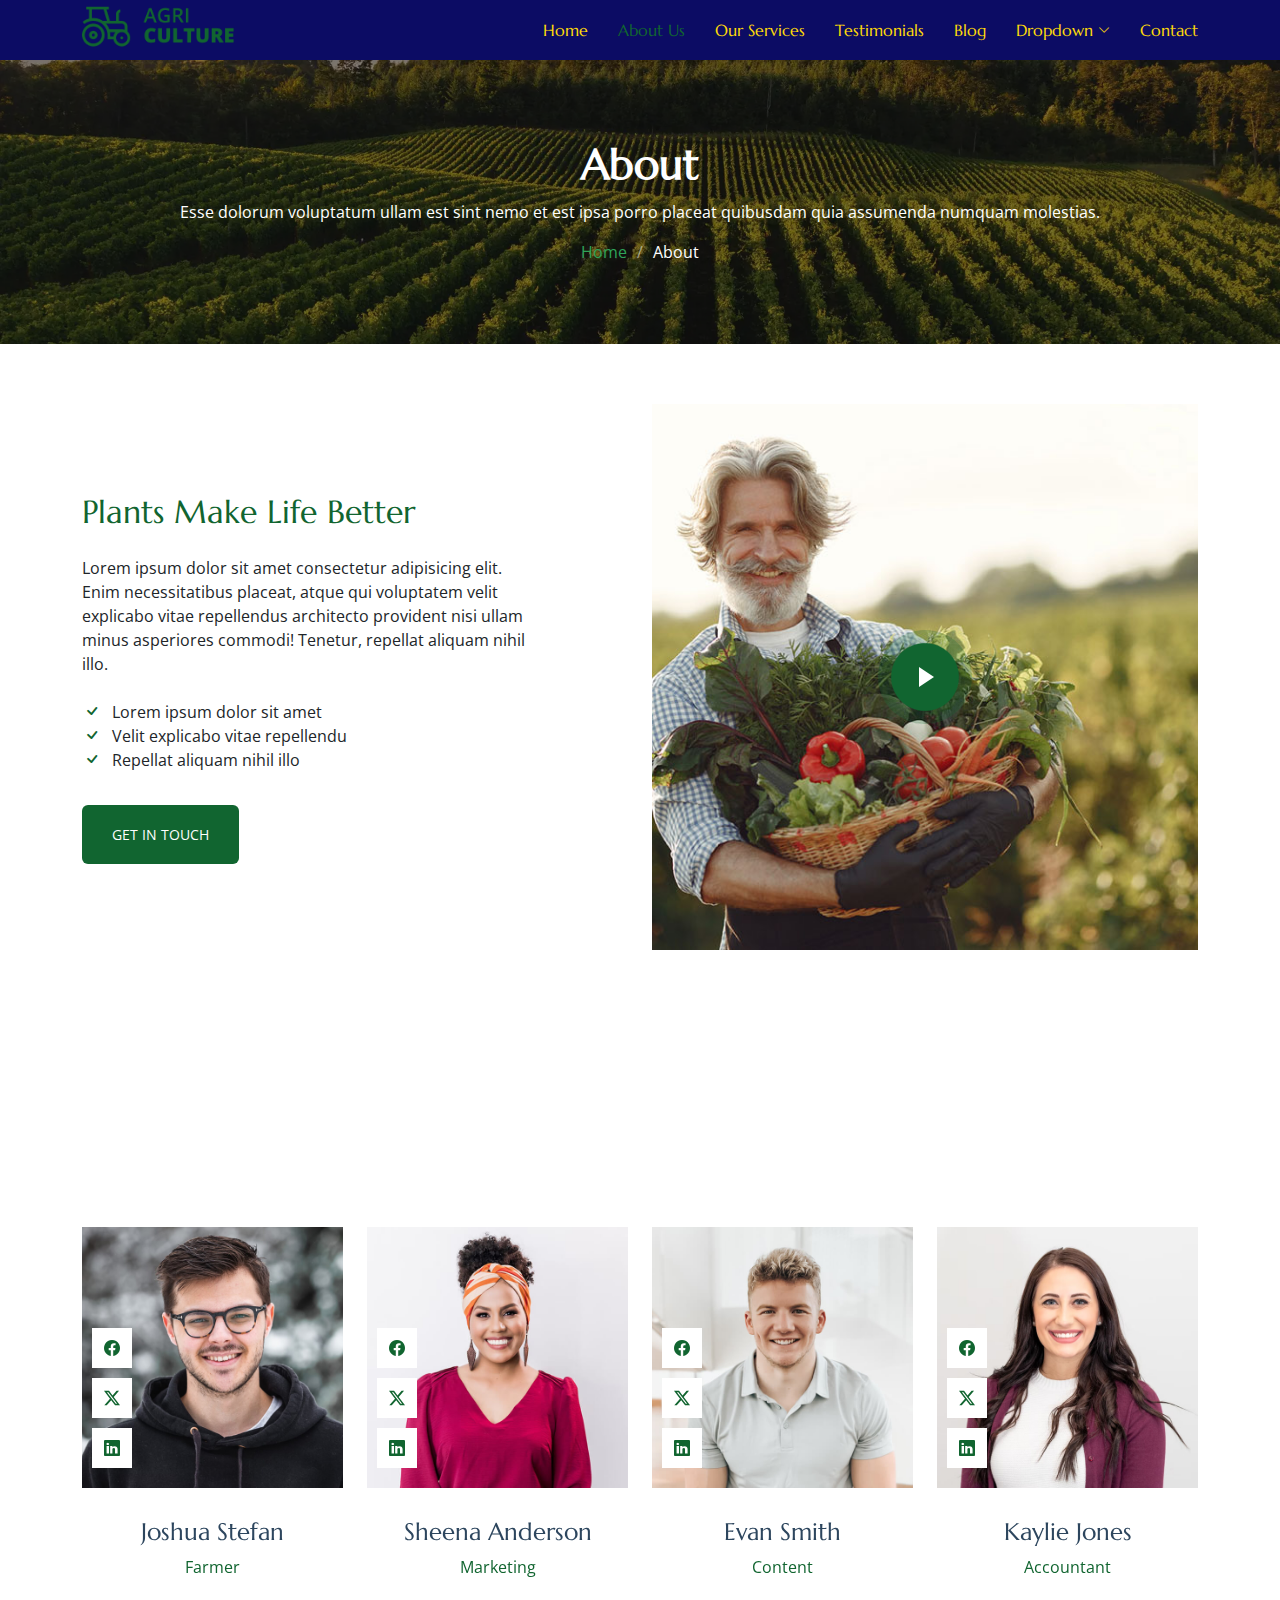
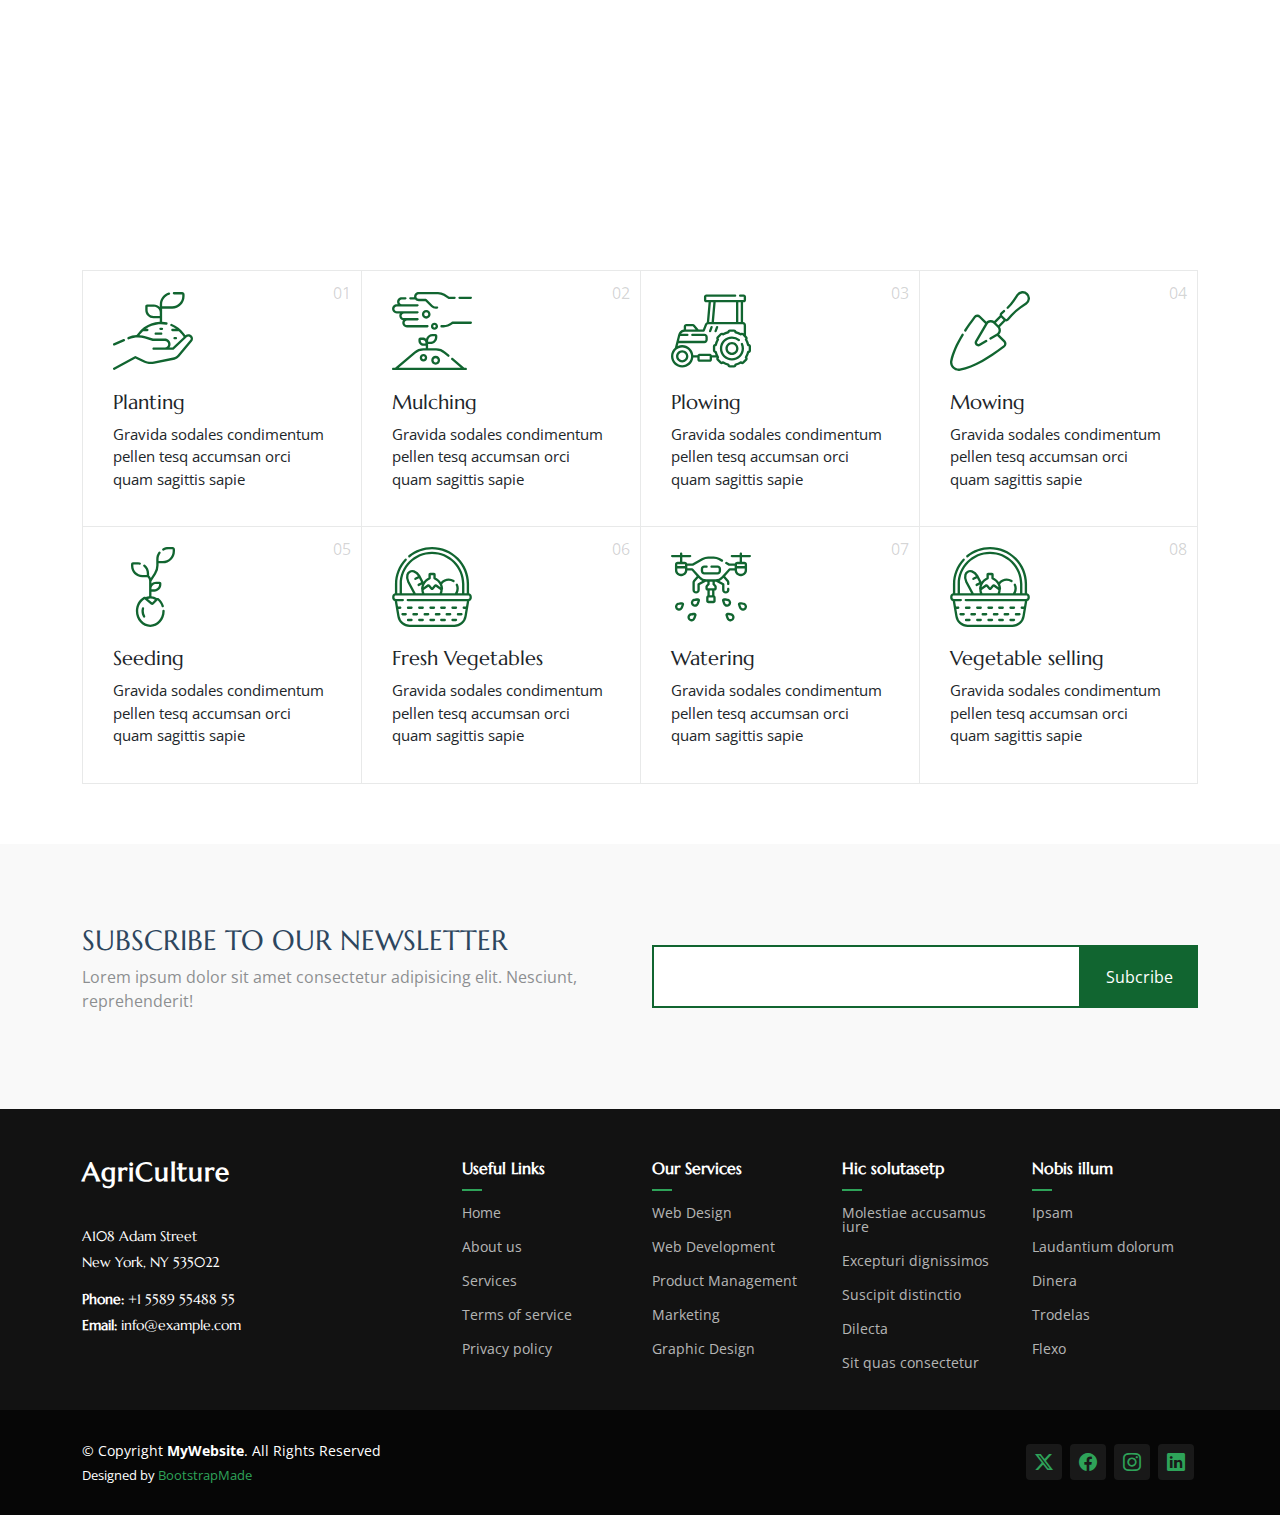
<file: about.html>
<!DOCTYPE html>
<html lang="en">

<head>
  <meta charset="utf-8">
  <meta content="width=device-width, initial-scale=1.0" name="viewport">
  <title>QIS'AR - Sastra Arab UNS</title>
  <meta name="description" content="">
  <meta name="keywords" content="">

  <!-- Favicons -->
  <link href="assets/img/favicon.png" rel="icon">
  <link href="assets/img/apple-touch-icon.png" rel="apple-touch-icon">

  <!-- Fonts -->
  <link href="https://fonts.googleapis.com" rel="preconnect">
  <link href="https://fonts.gstatic.com" rel="preconnect" crossorigin>
  <link href="https://fonts.googleapis.com/css2?family=Open+Sans:ital,wght@0,300;0,400;0,500;0,600;0,700;0,800;1,300;1,400;1,500;1,600;1,700;1,800&family=Marcellus:wght@400&display=swap" rel="stylesheet">

  <!-- Vendor CSS Files -->
  <link href="assets/vendor/bootstrap/css/bootstrap.min.css" rel="stylesheet">
  <link href="assets/vendor/bootstrap-icons/bootstrap-icons.css" rel="stylesheet">
  <link href="assets/vendor/aos/aos.css" rel="stylesheet">
  <link href="assets/vendor/swiper/swiper-bundle.min.css" rel="stylesheet">
  <link href="assets/vendor/glightbox/css/glightbox.min.css" rel="stylesheet">

  <!-- Main CSS File -->
  <link href="assets/css/main.css" rel="stylesheet">

  <!-- =======================================================
  * Template Name: AgriCulture
  * Template URL: https://bootstrapmade.com/agriculture-bootstrap-website-template/
  * Updated: Aug 07 2024 with Bootstrap v5.3.3
  * Author: BootstrapMade.com
  * License: https://bootstrapmade.com/license/
  ======================================================== -->
</head>

<body class="about-page">

  <header id="header" class="header d-flex align-items-center position-relative">
    <div class="container-fluid container-xl position-relative d-flex align-items-center justify-content-between">

      <a href="index.html" class="logo d-flex align-items-center">
        <!-- Uncomment the line below if you also wish to use an image logo -->
        <img src="assets/img/logo.png" alt="AgriCulture">
        <!-- <h1 class="sitename">AgriCulture</h1>  -->
      </a>

      <nav id="navmenu" class="navmenu">
        <ul>
          <li><a href="index.html">Home</a></li>
          <li><a href="about.html" class="active">About Us</a></li>
          <li><a href="services.html">Our Services</a></li>
          <li><a href="testimonials.html">Testimonials</a></li>
          <li><a href="blog.html">Blog</a></li>
          <li class="dropdown"><a href="#"><span>Dropdown</span> <i class="bi bi-chevron-down toggle-dropdown"></i></a>
            <ul>
              <li><a href="#">Dropdown 1</a></li>
              <li class="dropdown"><a href="#"><span>Deep Dropdown</span> <i class="bi bi-chevron-down toggle-dropdown"></i></a>
                <ul>
                  <li><a href="#">Deep Dropdown 1</a></li>
                  <li><a href="#">Deep Dropdown 2</a></li>
                  <li><a href="#">Deep Dropdown 3</a></li>
                  <li><a href="#">Deep Dropdown 4</a></li>
                  <li><a href="#">Deep Dropdown 5</a></li>
                </ul>
              </li>
              <li><a href="#">Dropdown 2</a></li>
              <li><a href="#">Dropdown 3</a></li>
              <li><a href="#">Dropdown 4</a></li>
            </ul>
          </li>
          <li><a href="contact.html">Contact</a></li>
        </ul>
        <i class="mobile-nav-toggle d-xl-none bi bi-list"></i>
      </nav>

    </div>
  </header>

  <main class="main">

    <!-- Page Title -->
    <div class="page-title dark-background" data-aos="fade" style="background-image: url(assets/img/page-title-bg.webp);">
      <div class="container position-relative">
        <h1>About</h1>
        <p>Esse dolorum voluptatum ullam est sint nemo et est ipsa porro placeat quibusdam quia assumenda numquam molestias.</p>
        <nav class="breadcrumbs">
          <ol>
            <li><a href="index.html">Home</a></li>
            <li class="current">About</li>
          </ol>
        </nav>
      </div>
    </div><!-- End Page Title -->

    <!-- About 3 Section -->
    <section id="about-3" class="about-3 section">

      <div class="container">
        <div class="row gy-4 justify-content-between align-items-center">
          <div class="col-lg-6 order-lg-2 position-relative" data-aos="zoom-out">
            <img src="assets/img/img_sq_1.jpg" alt="Image" class="img-fluid">
            <a href="https://www.youtube.com/watch?v=Y7f98aduVJ8" class="glightbox pulsating-play-btn">
              <span class="play"><i class="bi bi-play-fill"></i></span>
            </a>
          </div>
          <div class="col-lg-5 order-lg-1" data-aos="fade-up" data-aos-delay="100">
            <h2 class="content-title mb-4">Plants Make Life Better</h2>
            <p class="mb-4">
              Lorem ipsum dolor sit amet consectetur adipisicing elit. Enim
              necessitatibus placeat, atque qui voluptatem velit explicabo vitae
              repellendus architecto provident nisi ullam minus asperiores commodi!
              Tenetur, repellat aliquam nihil illo.
            </p>
            <ul class="list-unstyled list-check">
              <li>Lorem ipsum dolor sit amet</li>
              <li>Velit explicabo vitae repellendu</li>
              <li>Repellat aliquam nihil illo</li>
            </ul>

            <p><a href="#" class="btn-cta">Get in touch</a></p>
          </div>
        </div>
      </div>
    </section><!-- /About 3 Section -->

    <!-- Team Section -->
    <section class="team-15 team section" id="team">
      <!-- Section Title -->
      <div class="container section-title" data-aos="fade-up">
        <h2>Team</h2>
        <p>Necessitatibus eius consequatur</p>
      </div><!-- End Section Title -->

      <div class="content">
        <div class="container">

          <div class="row">
            <div class="col-lg-3 col-md-6 mb-4">
              <div class="person">
                <figure>
                  <img src="assets/img/team/team-1.jpg" alt="Image" class="img-fluid">
                  <div class="social">
                    <a href="#"><span class="bi bi-facebook"></span></a>
                    <a href="#"><span class="bi bi-twitter-x"></span></a>
                    <a href="#"><span class="bi bi-linkedin"></span></a>
                  </div>
                </figure>
                <div class="person-contents">
                  <h3>Joshua Stefan</h3>
                  <span class="position">Farmer</span>
                </div>
              </div>
            </div>

            <div class="col-lg-3 col-md-6 mb-4">
              <div class="person">
                <figure>
                  <img src="assets/img/team/team-2.jpg" alt="Image" class="img-fluid">
                  <div class="social">
                    <a href="#"><span class="bi bi-facebook"></span></a>
                    <a href="#"><span class="bi bi-twitter-x"></span></a>
                    <a href="#"><span class="bi bi-linkedin"></span></a>
                  </div>
                </figure>
                <div class="person-contents">
                  <h3>Sheena Anderson</h3>
                  <span class="position">Marketing</span>
                </div>
              </div>
            </div>

            <div class="col-lg-3 col-md-6 mb-4">
              <div class="person">
                <figure>
                  <img src="assets/img/team/team-3.jpg" alt="Image" class="img-fluid">
                  <div class="social">
                    <a href="#"><span class="bi bi-facebook"></span></a>
                    <a href="#"><span class="bi bi-twitter-x"></span></a>
                    <a href="#"><span class="bi bi-linkedin"></span></a>
                  </div>
                </figure>
                <div class="person-contents">
                  <h3>Evan Smith</h3>
                  <span class="position">Content</span>
                </div>
              </div>
            </div>

            <div class="col-lg-3 col-md-6 mb-4">
              <div class="person">
                <figure>
                  <img src="assets/img/team/team-4.jpg" alt="Image" class="img-fluid">
                  <div class="social">
                    <a href="#"><span class="bi bi-facebook"></span></a>
                    <a href="#"><span class="bi bi-twitter-x"></span></a>
                    <a href="#"><span class="bi bi-linkedin"></span></a>
                  </div>
                </figure>
                <div class="person-contents">
                  <h3>Kaylie Jones</h3>
                  <span class="position">Accountant</span>
                </div>
              </div>
            </div>

          </div>
        </div>
      </div>

    </section><!-- /Team Section -->

    <!-- Services Section -->
    <section id="services" class="services section">

      <!-- Section Title -->
      <div class="container section-title" data-aos="fade-up">
        <h2>SERVICES</h2>
        <p>Providing Fresh Produce Every Single Day</p>
      </div><!-- End Section Title -->
      <div class="content">
        <div class="container">
          <div class="row g-0">
            <div class="col-lg-3 col-md-6">
              <div class="service-item">
                <span class="number">01</span>
                <div class="service-item-icon">
                  <svg xmlns="http://www.w3.org/2000/svg" version="1.1" xmlns:xlink="http://www.w3.org/1999/xlink" width="80" height="80" x="0" y="0" viewBox="0 0 509.435 509.435" style="enable-background: new 0 0 512 512" xml:space="preserve" class="">
                    <g>
                      <path d="M7.506 347.639c.994 0 2.005-.199 2.976-.619l62.037-26.857a7.5 7.5 0 0 0 3.903-9.862 7.5 7.5 0 0 0-9.862-3.903L4.523 333.255a7.501 7.501 0 0 0 2.983 14.384zM500.883 283.197c-10.953-10.952-28.175-11.423-39.689-1.267l-10.034-13.307c-19.783-26.239-46.1-46.623-76.103-58.948a7.5 7.5 0 0 0-5.699 13.875c11.136 4.575 21.708 10.382 31.567 17.249h-22.621c-4.143 0-7.5 3.358-7.5 7.5s3.357 7.5 7.5 7.5h41.188a169.382 169.382 0 0 1 19.691 21.855l11.048 14.652-71.171 67.597h-19.48a35.772 35.772 0 0 0 6.775-20.976c0-19.837-16.139-35.975-35.976-35.975h-75.023l-48.33-15.005a160.871 160.871 0 0 0-37.992-6.934l2.533-3.359a169.852 169.852 0 0 1 19.67-21.855h27.398c4.143 0 7.5-3.358 7.5-7.5s-3.357-7.5-7.5-7.5h-8.848a165.125 165.125 0 0 1 38.01-19.73c28.992-10.532 60.376-12.89 90.754-6.821a7.498 7.498 0 0 0 8.824-5.885 7.5 7.5 0 0 0-5.885-8.824 184.517 184.517 0 0 0-28.616-3.4v-83.727h64.189c43.49 0 78.872-35.382 78.872-78.872V22.488c0-8.712-7.088-15.801-15.801-15.801h-51.729c-4.143 0-7.5 3.358-7.5 7.5s3.357 7.5 7.5 7.5h51.729c.441 0 .801.359.801.801v11.051c0 35.219-28.653 63.872-63.872 63.872h-64.189V85.559c0-28.082 18.793-53.262 45.701-61.234a7.5 7.5 0 1 0-4.261-14.382c-15.972 4.732-30.338 14.681-40.451 28.015-10.46 13.79-15.988 30.25-15.988 47.601v16.416c-9.59-9.839-22.97-15.965-37.762-15.965h-43.432c-6.193 0-11.232 5.039-11.232 11.232v23.629c0 29.093 23.669 52.762 52.763 52.762h39.663v22.475a183.375 183.375 0 0 0-55.199 10.86c-32.974 11.978-61.705 33.297-83.085 61.653l-9.313 12.351a161.07 161.07 0 0 0-54.289 12.692 7.5 7.5 0 0 0-3.949 9.844 7.498 7.498 0 0 0 9.844 3.949c31.858-13.616 67.62-15.458 100.696-5.188l49.416 15.343c.72.224 1.47.337 2.224.337h76.161c11.566 0 20.976 9.409 20.976 20.975s-9.409 20.976-20.976 20.976h-71.803c-4.143 0-7.5 3.358-7.5 7.5s3.357 7.5 7.5 7.5h123.477a7.5 7.5 0 0 0 5.165-2.062l83.48-79.289c5.56-5.279 14.158-5.167 19.577.252a13.957 13.957 0 0 1 .853 18.9l-80.942 97.046a37.161 37.161 0 0 1-21.112 12.581L259.57 448.474c-20.377 4.113-41.89 1.365-60.575-7.739l-53.332-25.982a7.507 7.507 0 0 0-6.884.162L3.903 488.665a7.5 7.5 0 0 0 7.197 13.161l131.475-71.888 49.849 24.285c21.631 10.538 46.53 13.72 70.114 8.957l129.506-26.146a52.209 52.209 0 0 0 29.663-17.677l80.942-97.046c9.682-11.61 8.923-28.426-1.766-39.114zM258.212 158.634c-20.822 0-37.763-16.94-37.763-37.762V101.01h39.664c20.822 0 37.762 16.94 37.762 37.762v19.861h-39.663z" fill="currentColor" opacity="1" data-original="currentColor"></path>
                      <path d="M319.171 240.778a7.5 7.5 0 0 0-7.5-7.5h-9.43c-4.143 0-7.5 3.358-7.5 7.5s3.357 7.5 7.5 7.5h9.43a7.5 7.5 0 0 0 7.5-7.5zM272.068 264.08c-4.143 0-7.5 3.358-7.5 7.5s3.357 7.5 7.5 7.5h34.888c4.143 0 7.5-3.358 7.5-7.5s-3.357-7.5-7.5-7.5zM400.305 307.996c4.143 0 7.5-3.358 7.5-7.5s-3.357-7.5-7.5-7.5h-8.172c-4.143 0-7.5 3.358-7.5 7.5s3.357 7.5 7.5 7.5z" fill="currentColor" opacity="1" data-original="currentColor"></path>
                    </g>
                  </svg>
                </div>
                <div class="service-item-content">
                  <h3 class="service-heading">Planting</h3>
                  <p>
                    Gravida sodales condimentum pellen tesq accumsan orci quam
                    sagittis sapie
                  </p>
                </div>
              </div>
            </div>
            <div class="col-lg-3 col-md-6">
              <div class="service-item">
                <span class="number">02</span>
                <div class="service-item-icon">
                  <svg xmlns="http://www.w3.org/2000/svg" version="1.1" xmlns:xlink="http://www.w3.org/1999/xlink" width="80" height="80" x="0" y="0" viewBox="0 0 514.314 514.314" style="enable-background: new 0 0 512 512" xml:space="preserve" class="">
                    <g>
                      <path d="M434.176 51.297h72.639c4.143 0 7.5-3.358 7.5-7.5s-3.357-7.5-7.5-7.5h-72.639c-4.143 0-7.5 3.358-7.5 7.5s3.357 7.5 7.5 7.5zM117.994 54.791h30.852c5.47 6.605 13.729 10.82 22.955 10.82h42.865l35.886 35.886c8.246 8.246 19.209 12.787 30.869 12.787h8.32c4.143 0 7.5-3.358 7.5-7.5s-3.357-7.5-7.5-7.5h-8.32c-7.654 0-14.85-2.981-20.262-8.393l-38.083-38.083a7.5 7.5 0 0 0-5.304-2.197H171.8c-8.159 0-14.797-6.638-14.797-14.797s6.638-14.797 14.797-14.797h123.757a66.756 66.756 0 0 1 35.416 10.157l30.374 18.983a7.497 7.497 0 0 0 3.975 1.14h36.891c4.143 0 7.5-3.358 7.5-7.5s-3.357-7.5-7.5-7.5h-34.739l-28.551-17.843a81.742 81.742 0 0 0-43.365-12.437H171.801c-16.43 0-29.797 13.367-29.797 29.798 0 1.349.099 2.675.273 3.977h-24.283a7.5 7.5 0 1 0 0 14.999zM30.38 144.476h20.344a29.724 29.724 0 0 0-4.003 14.921c0 14.399 10.225 26.453 23.795 29.288a29.746 29.746 0 0 0-4.371 15.555c0 16.499 13.423 29.921 29.921 29.921h131.637a7.5 7.5 0 0 0 7.498-7.688 7.5 7.5 0 0 0-8.307-7.311H96.065c-8.228 0-14.921-6.694-14.921-14.921s6.693-14.921 14.921-14.921H163.9c4.143 0 7.5-3.358 7.5-7.5s-3.357-7.5-7.5-7.5H76.643c-8.228 0-14.922-6.694-14.922-14.921s6.694-14.921 14.922-14.921H163.9c4.143 0 7.5-3.358 7.5-7.5s-3.357-7.5-7.5-7.5H30.38c-8.228 0-14.921-6.694-14.921-14.921s6.693-14.921 14.921-14.921H163.9c4.143 0 7.5-3.358 7.5-7.5s-3.357-7.5-7.5-7.5H62.547c-8.228 0-14.921-6.694-14.921-14.921s6.693-14.921 14.921-14.921h23.485c4.143 0 7.5-3.358 7.5-7.5s-3.357-7.5-7.5-7.5H62.547c-16.498 0-29.921 13.423-29.921 29.921a29.719 29.719 0 0 0 4.003 14.921H30.38C13.882 84.636.459 98.059.459 114.557s13.423 29.919 29.921 29.919zM506.814 196.74H389.248a7.497 7.497 0 0 0-4.629 1.599l-5.613 4.403c-13.495 10.588-30.375 16.42-47.529 16.42h-12.272a7.5 7.5 0 0 0-8.309 7.5 7.5 7.5 0 0 0 7.5 7.5h13.081c20.496 0 40.664-6.967 56.788-19.618l3.574-2.804h114.976a7.5 7.5 0 1 0-.001-15z" fill="currentColor" opacity="1" data-original="currentColor" class=""></path>
                      <path d="M192.215 150.164c0 15.372 12.506 27.878 27.878 27.878s27.879-12.506 27.879-27.878-12.507-27.878-27.879-27.878-27.878 12.506-27.878 27.878zm40.757 0c0 7.101-5.777 12.878-12.879 12.878-7.101 0-12.878-5.777-12.878-12.878s5.777-12.878 12.878-12.878c7.101-.001 12.879 5.777 12.879 12.878zM273.049 203.771c-12.599 0-22.848 10.25-22.848 22.848s10.249 22.847 22.848 22.847 22.848-10.249 22.848-22.847-10.25-22.848-22.848-22.848zm0 30.695c-4.327 0-7.848-3.52-7.848-7.847s3.521-7.848 7.848-7.848 7.848 3.521 7.848 7.848-3.521 7.847-7.848 7.847zM474.178 493.298h-9.202l-73.199-62.323c-3.155-2.686-7.888-2.305-10.573.849s-2.305 7.887.849 10.572l59.785 50.902H43.105l108.164-92.092a77.855 77.855 0 0 1 50.423-18.558h81.558a77.851 77.851 0 0 1 50.423 18.558l24.029 20.458a7.498 7.498 0 0 0 10.573-.849 7.5 7.5 0 0 0-.849-10.572l-24.029-20.458a92.867 92.867 0 0 0-60.147-22.137h-51.158v-26.806h15.44c24.205 0 43.896-19.692 43.896-43.897v-8.808c0-6.785-5.52-12.305-12.305-12.305h-18.135c-19.99 0-36.891 13.437-42.174 31.749-5.716-4.945-13.156-7.947-21.29-7.947h-15.061c-6.942 0-12.591 5.648-12.591 12.592v7.399c0 17.97 14.619 32.589 32.589 32.589h14.629v15.433h-15.399a92.867 92.867 0 0 0-60.147 22.137L19.967 493.298H7.5c-4.143 0-7.5 3.358-7.5 7.5s3.357 7.5 7.5 7.5h466.678a7.5 7.5 0 0 0 0-15zM232.092 319.73c0-15.934 12.963-28.897 28.897-28.897h15.439v6.112c0 15.934-12.963 28.897-28.896 28.897h-15.44zm-16.978 17.485h-12.651c-9.698 0-17.589-7.89-17.589-17.589v-4.991h12.651c9.698 0 17.589 7.89 17.589 17.589z" fill="currentColor" opacity="1" data-original="currentColor" class=""></path>
                      <path d="M178.358 429.065c0 13.218 10.754 23.972 23.972 23.972s23.972-10.753 23.972-23.972-10.754-23.972-23.972-23.972-23.972 10.753-23.972 23.972zm32.944 0c0 4.947-4.024 8.972-8.972 8.972s-8.972-4.025-8.972-8.972 4.024-8.972 8.972-8.972 8.972 4.024 8.972 8.972zM252.23 445.536c0 15.706 12.777 28.484 28.483 28.484s28.484-12.778 28.484-28.484-12.778-28.484-28.484-28.484-28.483 12.778-28.483 28.484zm41.968 0c0 7.435-6.049 13.484-13.484 13.484s-13.483-6.049-13.483-13.484 6.049-13.484 13.483-13.484c7.435 0 13.484 6.049 13.484 13.484z" fill="currentColor" opacity="1" data-original="currentColor" class=""></path>
                    </g>
                  </svg>
                </div>
                <div class="service-item-content">
                  <h3 class="service-heading">Mulching</h3>
                  <p>
                    Gravida sodales condimentum pellen tesq accumsan orci quam
                    sagittis sapie
                  </p>
                </div>
              </div>
            </div>
            <div class="col-lg-3 col-md-6">
              <div class="service-item">
                <span class="number">03</span>
                <div class="service-item-icon">
                  <svg xmlns="http://www.w3.org/2000/svg" version="1.1" xmlns:xlink="http://www.w3.org/1999/xlink" width="80" height="80" x="0" y="0" viewBox="0 0 516.53 516.53" style="enable-background: new 0 0 512 512" xml:space="preserve" class="">
                    <g>
                      <path d="M504.085 341.447a113.617 113.617 0 0 0-11.524-27.805c3.866-6.212 3.104-14.506-2.288-19.897l-5.804-5.804v-67.388c0-10.907-8.398-19.878-19.066-20.817V73.099h4.012c8.301 0 15.054-6.753 15.054-15.054V37.599c0-8.301-6.753-15.054-15.054-15.054h-23.242a7.5 7.5 0 0 0 0 15l23.296.054-.054 20.5-241.554-.054.054-20.5H414.21a7.5 7.5 0 0 0 0-15H227.916c-8.301 0-15.054 6.753-15.054 15.054v20.446c0 8.301 6.753 15.054 15.054 15.054h14.719L231.27 201.13c-5.215 2.077-9.463 6.215-11.642 11.675l-14.014 35.128h-27.323l-24.417-28.857a16.73 16.73 0 0 0-12.795-5.936H99.071c-9.242 0-16.761 7.519-16.761 16.761v18.66a44.759 44.759 0 0 0-35.97 33.278L24.937 367.09C9.676 380.359 0 399.894 0 421.658c0 39.881 32.446 72.327 72.328 72.327 37.349 0 68.174-28.457 71.938-64.827h25.905v12.546c0 8.282 6.738 15.02 15.02 15.02h64.364c8.282 0 15.02-6.738 15.02-15.02v-12.546h29.374c-3.278 6.098-2.356 13.875 2.785 19.016l19.555 19.554a16 16 0 0 0 11.388 4.718c3.045 0 5.961-.839 8.506-2.431a113.556 113.556 0 0 0 27.808 11.525c1.662 7.123 8.064 12.445 15.686 12.445h27.655c7.602 0 13.99-5.293 15.672-12.441a113.582 113.582 0 0 0 27.814-11.525 15.986 15.986 0 0 0 8.514 2.427c4.302 0 8.346-1.675 11.388-4.717l19.555-19.555c5.396-5.396 6.156-13.7 2.29-19.901a113.607 113.607 0 0 0 11.522-27.801c7.123-1.662 12.445-8.064 12.445-15.686v-27.655c-.002-7.621-5.324-14.023-12.447-15.684zm-53.681-141.805h-15.681V73.099h15.681zM419.723 73.099v126.543h-142.46l11.233-126.543zm-146.286 0-11.233 126.543h-15.743l11.234-126.543zM99.071 228.14h42.008c.519 0 1.008.227 1.344.624l16.219 19.169H97.311v-18.032c0-.971.79-1.761 1.76-1.761zm-51.11 108.845h167.157c12.315 0 22.334-10.019 22.334-22.334v-16.152c0-12.315-10.019-22.334-22.334-22.334h-77.364a7.5 7.5 0 0 0 0 15h77.364c4.044 0 7.334 3.29 7.334 7.334v16.152c0 4.044-3.29 7.334-7.334 7.334H51.727l7.738-30.821h46.327a7.5 7.5 0 0 0 0-15h-40.76a29.774 29.774 0 0 1 24.779-13.231h120.886a7.5 7.5 0 0 0 6.966-4.721l15.897-39.849a5.883 5.883 0 0 1 5.49-3.721h224.51a5.916 5.916 0 0 1 5.91 5.91v52.522c-5.348-4.343-12.853-4.747-18.636-1.165a113.598 113.598 0 0 0-27.818-11.532c-1.662-7.123-8.063-12.445-15.685-12.445h-27.655c-7.602 0-13.99 5.294-15.672 12.441a113.583 113.583 0 0 0-27.818 11.527c-6.213-3.868-14.506-3.104-19.897 2.288l-19.555 19.555c-5.375 5.375-6.149 13.637-2.28 19.884a113.572 113.572 0 0 0-11.531 27.818c-7.123 1.662-12.445 8.063-12.445 15.685v27.655c0 7.602 5.293 13.99 12.441 15.672 1.242 4.67 2.784 9.24 4.603 13.699h-24.12c-2.277-5.402-7.626-9.204-13.847-9.204h-64.364c-6.221 0-11.569 3.802-13.847 9.204h-27.078c-3.764-36.371-34.589-64.828-71.938-64.828a71.896 71.896 0 0 0-28.994 6.086zm24.367 142c-31.61 0-57.328-25.717-57.328-57.327s25.717-57.328 57.328-57.328 57.327 25.717 57.327 57.328-25.717 57.327-57.327 57.327zm177.24-37.262h-.013l-64.384-.02.02-21.75 64.384.02zm251.962-56.937c0 .609-.496 1.105-1.189 1.105-4.816 0-8.956 3.287-10.065 7.992a98.695 98.695 0 0 1-12.139 29.288c-2.543 4.113-1.939 9.365 1.447 12.75l.084.084a1.105 1.105 0 0 1 0 1.562l-19.555 19.555a1.085 1.085 0 0 1-.781.323c-.208 0-.514-.056-.761-.303a3.326 3.326 0 0 0-.084-.084c-3.406-3.407-8.658-4.01-12.77-1.467a98.657 98.657 0 0 1-29.288 12.138c-4.706 1.11-7.992 5.25-7.992 10.15 0 .609-.496 1.105-1.104 1.105h-27.655c-.609 0-1.105-.496-1.105-1.189 0-4.816-3.287-8.956-7.992-10.066a98.69 98.69 0 0 1-29.287-12.137 10.35 10.35 0 0 0-5.455-1.561c-2.68 0-5.338 1.049-7.38 3.091a1.085 1.085 0 0 1-.781.323c-.208 0-.513-.056-.781-.324l-19.555-19.555c-.431-.431-.431-1.132.064-1.627 3.406-3.406 4.009-8.657 1.466-12.77a98.66 98.66 0 0 1-12.138-29.287c-1.11-4.706-5.25-7.992-10.15-7.992a1.107 1.107 0 0 1-1.105-1.105V357.13c0-.609.496-1.104 1.189-1.104 4.816 0 8.956-3.287 10.066-7.992a98.661 98.661 0 0 1 12.138-29.288c2.542-4.112 1.939-9.364-1.531-12.833a1.106 1.106 0 0 1 0-1.563l19.555-19.555c.431-.431 1.132-.431 1.626.064 3.407 3.408 8.658 4.011 12.77 1.467a98.666 98.666 0 0 1 29.288-12.138c4.706-1.11 7.992-5.25 7.992-10.15 0-.609.496-1.105 1.105-1.105h27.655c.609 0 1.104.496 1.104 1.189 0 4.816 3.287 8.956 7.992 10.066a98.664 98.664 0 0 1 29.288 12.139c4.113 2.543 9.365 1.939 12.833-1.531a1.107 1.107 0 0 1 1.563 0l19.555 19.555c.431.431.431 1.132-.062 1.625-3.408 3.406-4.012 8.658-1.468 12.771a98.666 98.666 0 0 1 12.138 29.288c1.11 4.706 5.25 7.992 10.066 7.992h.084c.609 0 1.105.496 1.105 1.104z" fill="currentColor" opacity="1" data-original="currentColor" class=""></path>
                      <path d="M454.895 335.721a7.5 7.5 0 0 0-3.834 9.889 62.412 62.412 0 0 1 5.335 25.349c0 34.678-28.213 62.891-62.891 62.891s-62.891-28.213-62.891-62.891c0-34.679 28.213-62.892 62.891-62.892a62.934 62.934 0 0 1 40.397 14.703 7.5 7.5 0 0 0 10.566-.923 7.5 7.5 0 0 0-.923-10.566 77.96 77.96 0 0 0-50.041-18.213c-42.949 0-77.891 34.942-77.891 77.892 0 42.949 34.942 77.891 77.891 77.891s77.891-34.942 77.891-77.891c0-10.895-2.224-21.46-6.611-31.403a7.5 7.5 0 0 0-9.889-3.836zM72.328 381.807c-21.974 0-39.851 17.877-39.851 39.851s17.877 39.851 39.851 39.851 39.851-17.877 39.851-39.851-17.878-39.851-39.851-39.851zm0 64.702c-13.703 0-24.851-11.148-24.851-24.851s11.148-24.851 24.851-24.851 24.851 11.148 24.851 24.851-11.149 24.851-24.851 24.851z" fill="currentColor" opacity="1" data-original="currentColor" class=""></path>
                      <path d="M393.504 328.829c-23.23 0-42.13 18.899-42.13 42.13 0 23.23 18.899 42.129 42.13 42.129s42.13-18.899 42.13-42.129-18.9-42.13-42.13-42.13zm0 69.26c-14.959 0-27.13-12.17-27.13-27.129s12.17-27.13 27.13-27.13 27.13 12.17 27.13 27.13c0 14.958-12.171 27.129-27.13 27.129zM249.861 265.585a7.487 7.487 0 0 0 2.663.491 7.503 7.503 0 0 0 7.013-4.838l9.438-24.841a7.5 7.5 0 0 0-14.022-5.328l-9.438 24.841a7.499 7.499 0 0 0 4.346 9.675zM285.384 265.585a7.487 7.487 0 0 0 2.663.491 7.502 7.502 0 0 0 7.012-4.838l9.439-24.841a7.5 7.5 0 0 0-4.347-9.675 7.5 7.5 0 0 0-9.675 4.347l-9.439 24.841a7.5 7.5 0 0 0 4.347 9.675z" fill="currentColor" opacity="1" data-original="currentColor" class=""></path>
                    </g>
                  </svg>
                </div>
                <div class="service-item-content">
                  <h3 class="service-heading">Plowing</h3>
                  <p>
                    Gravida sodales condimentum pellen tesq accumsan orci quam
                    sagittis sapie
                  </p>
                </div>
              </div>
            </div>
            <div class="col-lg-3 col-md-6">
              <div class="service-item">
                <span class="number">04</span>
                <div class="service-item-icon">
                  <svg xmlns="http://www.w3.org/2000/svg" version="1.1" xmlns:xlink="http://www.w3.org/1999/xlink" width="80" height="80" x="0" y="0" viewBox="0 0 509.389 509.389" style="enable-background: new 0 0 512 512" xml:space="preserve" class="">
                    <g>
                      <path d="M495.69 14.267A46.636 46.636 0 0 0 458.364.766a46.637 46.637 0 0 0-34.257 20.05l-24.614 35.749a309.594 309.594 0 0 1-37.289 44.521 7.5 7.5 0 0 0 10.544 10.668 324.596 324.596 0 0 0 39.1-46.684l24.614-35.749a31.674 31.674 0 0 1 23.268-13.618 31.66 31.66 0 0 1 25.354 9.17 31.681 31.681 0 0 1 9.171 25.355 31.679 31.679 0 0 1-13.618 23.267l-35.75 24.615a324.066 324.066 0 0 0-59.859 53.246l-22.502 25.667a5.412 5.412 0 0 1-3.933 1.86c-1.518.071-2.966-.518-4.047-1.599l-21.873-21.872c-1.081-1.082-1.649-2.52-1.599-4.048s.711-2.925 1.86-3.933l15.802-13.854a7.5 7.5 0 0 0-9.889-11.279l-15.802 13.854a20.546 20.546 0 0 0-6.964 14.719 20.37 20.37 0 0 0 .64 5.69l-35.241 35.241c-7.726-5.323-17.119-7.656-26.65-6.449-8.734 1.104-16.614 5.058-22.612 11.157l-37.903-37.903a28.552 28.552 0 0 0-22.3-8.292 28.547 28.547 0 0 0-20.847 11.457c-23.749 31.972-43.447 60.009-60.222 85.713a7.5 7.5 0 0 0 6.275 11.6 7.495 7.495 0 0 0 6.288-3.402c16.606-25.447 36.135-53.239 59.7-84.966a13.562 13.562 0 0 1 9.903-5.441 13.585 13.585 0 0 1 10.595 3.939l39.789 39.789-63.489 107.398c-5.606 9.484-4.179 21.121 3.554 28.957 4.724 4.785 10.89 7.271 17.211 7.271 4.233-.001 8.536-1.115 12.519-3.399l40.792-24.114a7.499 7.499 0 1 0-7.632-12.912l-40.706 24.064c-4.745 2.723-9.055 1.038-11.506-1.446-1.129-1.144-4.561-5.302-1.318-10.787L239.37 211.63c3.736-6.32 10.058-10.474 17.342-11.395 7.292-.918 14.44 1.529 19.633 6.722l25.938 25.938c5.187 5.186 7.654 12.36 6.771 19.686-.878 7.28-4.911 13.598-10.99 17.288l-44.019 26.021a7.5 7.5 0 0 0 7.632 12.912l38.725-22.893 40.397 40.396a13.558 13.558 0 0 1 3.938 10.564 13.606 13.606 0 0 1-5.428 9.926c-54.818 40.993-97.27 69.301-137.646 91.785-50.099 27.898-95.647 45.713-139.25 54.462-13.202 2.648-26.235-1.337-35.759-10.935a40.033 40.033 0 0 1-10.799-36.472c10.129-48.517 33.232-101.845 70.63-163.033a7.501 7.501 0 0 0-12.799-7.823c-38.309 62.679-62.028 117.563-72.515 167.79-3.796 18.186 1.75 36.916 14.835 50.103 10.368 10.45 24.27 16.146 38.625 16.145 3.564 0 7.159-.352 10.732-1.068 45.149-9.06 92.12-27.398 143.597-56.063 40.984-22.823 83.956-51.469 139.331-92.878a28.597 28.597 0 0 0 11.407-20.864 28.554 28.554 0 0 0-8.292-22.245l-38.525-38.525c6.079-6.031 10.002-13.987 11.063-22.799 1.106-9.18-1.037-18.215-5.937-25.753l35.39-35.39a20.4 20.4 0 0 0 5.022.654 20.546 20.546 0 0 0 15.384-6.975l22.502-25.667a309.032 309.032 0 0 1 57.086-50.779l35.749-24.614a46.635 46.635 0 0 0 20.05-34.256 46.63 46.63 0 0 0-13.5-37.328zM340.732 184.685l-32.723 32.723-15.459-15.459 32.723-32.723z" fill="currentColor" opacity="1" data-original="currentColor"></path>
                    </g>
                  </svg>
                </div>
                <div class="service-item-content">
                  <h3 class="service-heading">Mowing</h3>
                  <p>
                    Gravida sodales condimentum pellen tesq accumsan orci quam
                    sagittis sapie
                  </p>
                </div>
              </div>
            </div>

            <div class="col-lg-3 col-md-6">
              <div class="service-item">
                <span class="number">05</span>
                <div class="service-item-icon">
                  <svg xmlns="http://www.w3.org/2000/svg" version="1.1" xmlns:xlink="http://www.w3.org/1999/xlink" width="80" height="80" x="0" y="0" viewBox="0 0 513.089 513.089" style="enable-background: new 0 0 512 512" xml:space="preserve" class="">
                    <g>
                      <path d="M194.209 386.877a7.497 7.497 0 0 0-9.15 5.363 75.07 75.07 0 0 0-2.428 18.947c0 13.789 3.615 27 10.454 38.204a7.494 7.494 0 0 0 10.308 2.495 7.5 7.5 0 0 0 2.494-10.309c-5.401-8.851-8.257-19.359-8.257-30.39a60.09 60.09 0 0 1 1.941-15.16 7.497 7.497 0 0 0-5.362-9.15z" fill="currentColor" opacity="1" data-original="currentColor"></path>
                      <path d="M382.56 0h-27.319c-12.654 0-25.236 3.119-36.386 9.021a7.5 7.5 0 0 0 7.018 13.258c9.124-4.83 19.005-7.278 29.368-7.278h27.222v12.022c0 34.679-28.213 62.892-62.892 62.892h-27.222V77.893c0-13.309 4.12-26.038 11.914-36.811a7.5 7.5 0 0 0-12.153-8.793c-9.657 13.347-14.762 29.117-14.762 45.604V119.154a88.294 88.294 0 0 1-14.296 48.23l-20.501 31.543a46.65 46.65 0 0 0-9.615-13.916l-1.273-1.273v-14.053c0-21.604-9.58-41.872-26.284-55.608a7.5 7.5 0 0 0-9.528 11.586c13.226 10.876 20.812 26.922 20.812 44.022v9.66h-29.069c-31.412 0-56.968-25.556-56.968-56.968v-9.66h29.069c3.454 0 6.976.329 10.467.977a7.5 7.5 0 0 0 2.738-14.748 72.57 72.57 0 0 0-13.205-1.229h-31.883c-6.72 0-12.187 5.467-12.187 12.186v12.474c0 39.684 32.284 71.968 71.968 71.968h33.463l1.273 1.273c5.979 5.979 9.271 13.927 9.271 22.381v98.306a79.003 79.003 0 0 0-21.446 5.114c-4.152-2.798-9.597-3.045-13.983-.509-30.558 17.671-49.541 52.263-49.541 90.277 0 56.188 41.481 101.901 92.47 101.901s92.47-45.713 92.47-101.901c0-.237-.004-.473-.009-.709l-.005-.334a7.5 7.5 0 0 0-7.499-7.433h-.068a7.5 7.5 0 0 0-7.433 7.567l.014.909c0 47.917-34.753 86.901-77.47 86.901s-77.47-38.984-77.47-86.901c0-32.212 15.656-61.449 40.948-76.643l40.182 34.094c5.225 4.433 13.1 4.099 17.929-.761l25.512-25.668c11.649 10.022 20.473 23.408 25.562 38.809a7.496 7.496 0 0 0 9.475 4.768 7.5 7.5 0 0 0 4.768-9.474c-6.15-18.613-17.027-34.756-31.454-46.681-4.011-3.317-9.358-3.923-13.824-1.93-10.53-6.377-22.136-10.243-34.128-11.384v-29.695h18.365c25.013 0 45.362-20.35 45.362-45.362v-7.928c0-6.115-4.975-11.089-11.089-11.089h-22.276c-11.667 0-22.318 4.429-30.362 11.693v-13.713l29.028-44.665a103.263 103.263 0 0 0 16.72-56.404v-14.239h27.222c42.949 0 77.892-34.942 77.892-77.892v-12.12C397.462 6.685 390.777 0 382.56 0zM251.211 356.136l-27.468-23.306a63.694 63.694 0 0 1 15.358-1.884c10.366 0 20.534 2.525 29.851 7.34zm25.752-118.894h18.365v4.017c0 16.742-13.62 30.362-30.362 30.362h-18.365v-4.017c0-16.741 13.62-30.362 30.362-30.362z" fill="currentColor" opacity="1" data-original="currentColor"></path>
                    </g>
                  </svg>
                </div>
                <div class="service-item-content">
                  <h3 class="service-heading">Seeding</h3>
                  <p>
                    Gravida sodales condimentum pellen tesq accumsan orci quam
                    sagittis sapie
                  </p>
                </div>
              </div>
            </div>
            <div class="col-lg-3 col-md-6">
              <div class="service-item">
                <span class="number">06</span>
                <div class="service-item-icon">
                  <svg xmlns="http://www.w3.org/2000/svg" version="1.1" xmlns:xlink="http://www.w3.org/1999/xlink" width="80" height="80" x="0" y="0" viewBox="0 0 511.67 511.67" style="enable-background: new 0 0 512 512" xml:space="preserve" class="">
                    <g>
                      <path d="M492.96 296.401v-59.276c0-63.338-24.665-122.886-69.452-167.673C378.721 24.666 319.174 0 255.835 0c-54.517 0-107.757 18.967-149.914 53.407a7.5 7.5 0 1 0 9.491 11.616C154.896 32.765 204.767 15 255.835 15c59.332 0 115.112 23.105 157.066 65.059 41.953 41.954 65.059 97.734 65.059 157.066v58.7h-15v-58.7C462.96 122.916 370.044 30 255.835 30S48.71 122.916 48.71 237.125v58.7h-15v-58.7c0-56.142 21.01-109.737 59.158-150.913a7.502 7.502 0 0 0-11.004-10.195C41.139 119.975 18.71 177.19 18.71 237.125v59.276c-10.029 2.3-17.535 11.291-17.535 22.008v5.81c0 10.194 6.791 18.828 16.085 21.627l16.782 99.17c6.535 38.622 39.71 66.654 78.882 66.654h285.822c39.172 0 72.347-28.032 78.882-66.654l16.782-99.17c9.294-2.798 16.085-11.432 16.085-21.627v-5.81c0-10.717-7.506-19.708-17.535-22.008zM63.71 237.125C63.71 131.187 149.896 45 255.835 45S447.96 131.187 447.96 237.125v58.7h-27.888a64.77 64.77 0 0 0 7.259-29.747c0-9.561-2.046-18.787-6.081-27.423a7.5 7.5 0 0 0-13.59 6.35c3.1 6.633 4.671 13.723 4.671 21.073a49.851 49.851 0 0 1-9.875 29.747h-82.073a68.421 68.421 0 0 0 3.912-22.766l-.003-.369a10.737 10.737 0 0 0 2.441-7.707l-.074-.952a81.022 81.022 0 0 0-6.053-25.058c9.161-14.126 24.883-22.763 41.856-22.763a49.676 49.676 0 0 1 26.83 7.844 7.5 7.5 0 0 0 8.086-12.634 64.65 64.65 0 0 0-34.916-10.21c-19.407 0-37.547 8.686-49.744 23.261a81.08 81.08 0 0 0-25.89-24.171l-7.325-4.298v-19.86c0-6.111-4.972-11.083-11.083-11.083h-24.17c-6.111 0-11.083 4.972-11.083 11.083v19.86l-7.325 4.298a81.067 81.067 0 0 0-24.083 21.633l-21.606-40.574a68.923 68.923 0 0 0-37.588-32.526 39.21 39.21 0 0 0-31.641 2.285 39.215 39.215 0 0 0-19.556 24.977 68.922 68.922 0 0 0 6.006 49.343l37.481 70.388H63.71zm88.14 58.7-41.235-77.438a53.95 53.95 0 0 1-4.701-38.625c1.687-6.691 5.971-12.162 12.061-15.405 6.091-3.244 13.022-3.745 19.516-1.409a53.936 53.936 0 0 1 28.384 23.614L146.29 196.99a7.5 7.5 0 0 0 7.051 13.241l19.627-10.451 13.619 25.575-19.627 10.451a7.5 7.5 0 0 0 7.051 13.241l17.809-9.483a81.015 81.015 0 0 0-5.807 24.466l-.074.961a10.774 10.774 0 0 0 1.468 6.319c-.018.6-.03 1.185-.03 1.752a68.427 68.427 0 0 0 3.914 22.766H151.85zm116.357-89.059 11.029 6.472a66.163 66.163 0 0 1 31.323 43.794l-23.74-16.479a13.027 13.027 0 0 0-17.511 2.36l-12.974 15.524-12.974-15.525c-2.59-3.099-6.283-4.719-10.029-4.719-2.584 0-5.193.771-7.481 2.359l-23.74 16.478a66.163 66.163 0 0 1 31.323-43.794l11.029-6.472a7.5 7.5 0 0 0 3.704-6.469v-20.238h16.336v20.238a7.504 7.504 0 0 0 3.705 6.471zm-60.729 89.059a53.472 53.472 0 0 1-5.062-20.774c.171-.105.342-.21.509-.326l30.046-20.854 15.047 18.007c2.065 2.471 5.097 3.888 8.317 3.888s6.252-1.417 8.317-3.888v-.001l15.047-18.006 29.574 20.527a53.458 53.458 0 0 1-5.081 21.428h-96.714zm288.017 28.394c0 4.182-3.402 7.584-7.584 7.584H101.084c-4.143 0-7.5 3.358-7.5 7.5s3.357 7.5 7.5 7.5h377.952l-5.751 33.987h-14.299c-4.143 0-7.5 3.358-7.5 7.5s3.357 7.5 7.5 7.5h11.76l-7.907 46.723a64.83 64.83 0 0 1-64.093 54.157H112.924a64.83 64.83 0 0 1-64.093-54.157l-7.907-46.723h11.76c4.143 0 7.5-3.358 7.5-7.5s-3.357-7.5-7.5-7.5H38.386l-5.751-33.987h36.487c4.143 0 7.5-3.358 7.5-7.5s-3.357-7.5-7.5-7.5H23.759c-4.182 0-7.584-3.402-7.584-7.584v-5.81c0-4.182 3.402-7.584 7.584-7.584h464.152c4.182 0 7.584 3.402 7.584 7.584z" fill="currentColor" opacity="1" data-original="currentColor"></path>
                      <path d="M246.338 395.79h21.993c4.143 0 7.5-3.358 7.5-7.5s-3.357-7.5-7.5-7.5h-21.993c-4.143 0-7.5 3.358-7.5 7.5s3.357 7.5 7.5 7.5zM174.455 395.79h21.994c4.143 0 7.5-3.358 7.5-7.5s-3.357-7.5-7.5-7.5h-21.994c-4.143 0-7.5 3.358-7.5 7.5s3.357 7.5 7.5 7.5zM102.573 395.79h21.994c4.143 0 7.5-3.358 7.5-7.5s-3.357-7.5-7.5-7.5h-21.994a7.5 7.5 0 0 0 0 15zM315.221 395.79h21.994c4.143 0 7.5-3.358 7.5-7.5s-3.357-7.5-7.5-7.5h-21.994c-4.143 0-7.5 3.358-7.5 7.5s3.357 7.5 7.5 7.5zM387.103 395.79h21.994c4.143 0 7.5-3.358 7.5-7.5s-3.357-7.5-7.5-7.5h-21.994c-4.143 0-7.5 3.358-7.5 7.5s3.357 7.5 7.5 7.5zM246.338 474.186h21.993c4.143 0 7.5-3.358 7.5-7.5s-3.357-7.5-7.5-7.5h-21.993c-4.143 0-7.5 3.358-7.5 7.5s3.357 7.5 7.5 7.5zM174.455 474.186h21.994c4.143 0 7.5-3.358 7.5-7.5s-3.357-7.5-7.5-7.5h-21.994c-4.143 0-7.5 3.358-7.5 7.5s3.357 7.5 7.5 7.5zM102.573 474.186h21.994c4.143 0 7.5-3.358 7.5-7.5s-3.357-7.5-7.5-7.5h-21.994a7.5 7.5 0 0 0 0 15zM337.215 459.186h-21.994c-4.143 0-7.5 3.358-7.5 7.5s3.357 7.5 7.5 7.5h21.994a7.5 7.5 0 0 0 0-15zM387.103 474.186h21.994c4.143 0 7.5-3.358 7.5-7.5s-3.357-7.5-7.5-7.5h-21.994c-4.143 0-7.5 3.358-7.5 7.5s3.357 7.5 7.5 7.5zM273.606 430.229a7.5 7.5 0 0 0 7.5 7.5H303.1c4.143 0 7.5-3.358 7.5-7.5s-3.357-7.5-7.5-7.5h-21.994a7.5 7.5 0 0 0-7.5 7.5zM201.725 430.229a7.5 7.5 0 0 0 7.5 7.5h21.994c4.143 0 7.5-3.358 7.5-7.5s-3.357-7.5-7.5-7.5h-21.994a7.5 7.5 0 0 0-7.5 7.5zM129.843 430.229a7.5 7.5 0 0 0 7.5 7.5h21.993c4.143 0 7.5-3.358 7.5-7.5s-3.357-7.5-7.5-7.5h-21.993a7.5 7.5 0 0 0-7.5 7.5zM87.454 422.729H67.46c-4.143 0-7.5 3.358-7.5 7.5s3.357 7.5 7.5 7.5h19.994c4.143 0 7.5-3.358 7.5-7.5s-3.357-7.5-7.5-7.5zM342.49 430.229a7.5 7.5 0 0 0 7.5 7.5h21.993c4.143 0 7.5-3.358 7.5-7.5s-3.357-7.5-7.5-7.5H349.99a7.5 7.5 0 0 0-7.5 7.5zM414.372 430.229a7.5 7.5 0 0 0 7.5 7.5h21.994c4.143 0 7.5-3.358 7.5-7.5s-3.357-7.5-7.5-7.5h-21.994a7.5 7.5 0 0 0-7.5 7.5z" fill="currentColor" opacity="1" data-original="currentColor"></path>
                    </g>
                  </svg>
                </div>
                <div class="service-item-content">
                  <h3 class="service-heading">Fresh Vegetables</h3>
                  <p>
                    Gravida sodales condimentum pellen tesq accumsan orci quam
                    sagittis sapie
                  </p>
                </div>
              </div>
            </div>
            <div class="col-lg-3 col-md-6">
              <div class="service-item">
                <span class="number">07</span>
                <div class="service-item-icon">
                  <svg xmlns="http://www.w3.org/2000/svg" version="1.1" xmlns:xlink="http://www.w3.org/1999/xlink" width="80" height="80" x="0" y="0" viewBox="0 0 512.805 512.805" style="enable-background: new 0 0 512 512" xml:space="preserve" class="">
                    <g>
                      <path d="M505.305 50.503h-50.094v-7.141c0-4.143-3.357-7.5-7.5-7.5s-7.5 3.357-7.5 7.5v7.141h-50.094c-4.143 0-7.5 3.357-7.5 7.5s3.357 7.5 7.5 7.5h50.094v29.428h-15.309c-7.223 0-13.385 4.557-15.809 10.939h-33.847l-16.98-9.451a7.5 7.5 0 0 0-7.295 13.107l18.682 10.397a7.507 7.507 0 0 0 3.647.946h34.681v15.505h-32.393a7.495 7.495 0 0 0-5.565 2.473l-47.127 52.176a49.438 49.438 0 0 1-36.627 16.273h-60.732a49.442 49.442 0 0 1-36.627-16.273l-47.127-52.176a7.5 7.5 0 0 0-5.565-2.473h-31.393V120.87h33.681a7.507 7.507 0 0 0 3.647-.946l64.468-35.883a64.829 64.829 0 0 1 31.454-8.163h35.656a64.819 64.819 0 0 1 31.454 8.164l17.778 9.896a7.5 7.5 0 0 0 7.295-13.107l-17.778-9.895a79.844 79.844 0 0 0-38.749-10.058h-35.656a79.854 79.854 0 0 0-38.749 10.057l-62.767 34.936h-32.847c-2.424-6.383-8.587-10.939-15.809-10.939H72.594V65.503h50.094c4.143 0 7.5-3.357 7.5-7.5s-3.357-7.5-7.5-7.5H72.594v-7.141c0-4.143-3.357-7.5-7.5-7.5s-7.5 3.357-7.5 7.5v7.141H7.5c-4.143 0-7.5 3.357-7.5 7.5s3.357 7.5 7.5 7.5h50.094v29.428H42.285c-9.331 0-16.922 7.591-16.922 16.922v37.917c0 20.438 16.628 37.066 37.066 37.066h5.329c19.899 0 36.18-15.765 37.025-35.461h28.101l31.968 35.393-22.399 27.123a21.63 21.63 0 0 0-4.939 13.742v47.817c0 12.898 10.494 23.393 23.394 23.393 12.898 0 23.393-10.494 23.393-23.393v-32.069l38.482-21.157c.917.04 1.834.073 2.755.073h7.432v13.542l-8.567 8.567a13.242 13.242 0 0 0-3.903 9.424v12.244c0 7.191 5.729 13.055 12.86 13.304v31.344c-4.637 2.472-7.804 7.354-7.804 12.965v21.867c0 8.097 6.588 14.685 14.686 14.685h31.326c8.098 0 14.686-6.588 14.686-14.685v-21.867c0-5.611-3.167-10.493-7.804-12.965v-31.32h1.533c7.349 0 13.327-5.979 13.327-13.327V253.83c0-3.56-1.387-6.906-3.903-9.423l-8.567-8.568v-13.542h5.432c.921 0 1.838-.034 2.755-.073l38.482 21.157v32.069c0 12.898 10.494 23.393 23.394 23.393 12.898 0 23.393-10.494 23.393-23.393v-6.886c0-4.143-3.357-7.5-7.5-7.5s-7.5 3.357-7.5 7.5v6.886c0 4.628-3.765 8.393-8.393 8.393s-8.394-3.765-8.394-8.393v-36.505a7.5 7.5 0 0 0-3.887-6.572l-27.481-15.109c8.638-3.622 16.49-9.101 22.889-16.186l2.763-3.06 20.994 25.422a6.596 6.596 0 0 1 1.507 4.191v8.97c0 4.143 3.357 7.5 7.5 7.5s7.5-3.357 7.5-7.5v-8.97c0-5.004-1.755-9.885-4.94-13.742l-22.398-27.122 31.968-35.393h29.101c.844 19.696 17.125 35.461 37.025 35.461h5.329c20.438 0 37.066-16.628 37.066-37.066v-37.917c0-9.331-7.591-16.922-16.922-16.922h-15.309V65.503h50.094c4.143 0 7.5-3.357 7.5-7.5s-3.361-7.5-7.503-7.5zm-463.02 59.428h45.617c1.06 0 1.922.862 1.922 1.922v10.341H40.363v-10.341c0-1.06.863-1.922 1.922-1.922zm25.474 61.905H62.43c-12.167 0-22.066-9.899-22.066-22.066v-12.576h49.461v12.576c-.001 12.167-9.899 22.066-22.066 22.066zm105.428 60.537a7.501 7.501 0 0 0-3.887 6.572v36.505c0 4.628-3.766 8.393-8.394 8.393s-8.393-3.765-8.393-8.393v-47.817c0-1.526.535-3.016 1.507-4.192l20.994-25.422 2.763 3.06c6.4 7.085 14.251 12.563 22.889 16.186zm98.064 112.865h-30.697v-21.237h30.697zm-7.804-36.237h-15.09v-29.6h15.09zm4.586-64.753 10.274 10.275v9.878h-42.811v-9.878l10.274-10.275a7.498 7.498 0 0 0 2.196-5.303v-16.648h17.869v16.648a7.509 7.509 0 0 0 2.198 5.303zm182.342-72.412h-5.329c-12.167 0-22.065-9.899-22.065-22.066v-12.576h49.461v12.576c-.001 12.167-9.9 22.066-22.067 22.066zm22.066-59.983v10.341H422.98v-10.341c0-1.06.862-1.922 1.922-1.922h45.617c1.06 0 1.922.862 1.922 1.922zM362.367 383.195c6.981-.812 13.229-4.296 17.591-9.808s6.317-12.393 5.504-19.374c-.812-6.982-4.296-13.229-9.808-17.592-2.043-1.617-8.26-6.537-34.74-7.778a13.377 13.377 0 0 0-11.103 5.056 13.396 13.396 0 0 0-2.37 11.969c7.289 25.484 13.507 30.406 15.551 32.023 4.694 3.716 10.382 5.685 16.279 5.685 1.027 0 2.061-.06 3.096-.181zm-19.86-39.447c15.467.902 22.253 3.181 23.839 4.436a11.245 11.245 0 0 1 4.218 7.564c.349 3.002-.491 5.961-2.367 8.331s-4.562 3.868-7.564 4.218c-3 .352-5.961-.491-8.331-2.367-1.587-1.256-5.364-7.336-9.795-22.182zM397.513 429.988c-2.044-1.617-8.263-6.54-34.74-7.778a13.416 13.416 0 0 0-11.103 5.057 13.392 13.392 0 0 0-2.37 11.967c7.289 25.486 13.507 30.407 15.551 32.024 4.695 3.716 10.382 5.685 16.279 5.685 1.026 0 2.06-.061 3.095-.181 6.982-.812 13.23-4.296 17.592-9.808s6.317-12.393 5.504-19.375c-.813-6.981-4.297-13.229-9.808-17.591zm-7.458 27.658a11.243 11.243 0 0 1-7.564 4.217 11.251 11.251 0 0 1-8.331-2.366c-1.586-1.256-5.363-7.337-9.793-22.182 15.464.9 22.251 3.18 23.838 4.436a11.245 11.245 0 0 1 4.218 7.564 11.25 11.25 0 0 1-2.368 8.331zM477.456 361.45c-2.044-1.617-8.263-6.54-34.74-7.778a13.403 13.403 0 0 0-11.103 5.057 13.392 13.392 0 0 0-2.37 11.967c7.289 25.486 13.507 30.407 15.551 32.024 4.695 3.716 10.382 5.685 16.279 5.685 1.026 0 2.06-.061 3.095-.181 6.982-.812 13.23-4.296 17.592-9.808s6.317-12.393 5.504-19.375c-.813-6.981-4.296-13.229-9.808-17.591zm-7.458 27.657c-1.876 2.37-4.562 3.867-7.564 4.217s-5.961-.492-8.331-2.366c-1.586-1.256-5.363-7.337-9.793-22.182 15.464.9 22.251 3.18 23.838 4.436a11.245 11.245 0 0 1 4.218 7.564 11.248 11.248 0 0 1-2.368 8.331zM171.891 328.644c-26.48 1.241-32.697 6.161-34.74 7.778-5.512 4.362-8.995 10.609-9.808 17.592-.813 6.981 1.142 13.862 5.504 19.374 4.361 5.512 10.609 8.995 17.591 9.808 1.036.121 2.068.181 3.096.181 5.897 0 11.585-1.969 16.279-5.685 2.044-1.617 8.262-6.539 15.551-32.023a13.396 13.396 0 0 0-2.37-11.969 13.39 13.39 0 0 0-11.103-5.056zm-11.387 37.286a11.231 11.231 0 0 1-8.331 2.367c-3.002-.35-5.688-1.848-7.564-4.218s-2.716-5.329-2.367-8.331a11.245 11.245 0 0 1 4.218-7.564c1.586-1.255 8.372-3.533 23.839-4.436-4.432 14.846-8.209 20.926-9.795 22.182zM150.032 422.21c-26.478 1.238-32.696 6.161-34.74 7.778-5.512 4.361-8.995 10.609-9.808 17.591s1.142 13.863 5.504 19.375c4.361 5.512 10.609 8.995 17.592 9.808 1.035.121 2.067.181 3.095.181 5.896-.001 11.585-1.97 16.279-5.685 2.044-1.617 8.262-6.538 15.551-32.024a13.392 13.392 0 0 0-2.37-11.967 13.385 13.385 0 0 0-11.103-5.057zm-11.386 37.286a11.253 11.253 0 0 1-8.331 2.366c-3.003-.35-5.688-1.847-7.564-4.217s-2.716-5.329-2.367-8.331a11.245 11.245 0 0 1 4.218-7.564c1.587-1.256 8.374-3.535 23.838-4.436-4.431 14.845-8.209 20.926-9.794 22.182zM70.089 353.672c-26.478 1.238-32.696 6.161-34.74 7.778-5.512 4.361-8.995 10.609-9.808 17.591s1.142 13.863 5.504 19.375c4.361 5.512 10.609 8.995 17.592 9.808 1.035.121 2.067.181 3.095.181 5.896-.001 11.585-1.97 16.279-5.685 2.044-1.617 8.262-6.538 15.551-32.024a13.392 13.392 0 0 0-2.37-11.967 13.374 13.374 0 0 0-11.103-5.057zm-11.387 37.286a11.243 11.243 0 0 1-8.331 2.366c-3.003-.35-5.688-1.847-7.564-4.217s-2.716-5.329-2.367-8.331a11.245 11.245 0 0 1 4.218-7.564c1.587-1.256 8.374-3.535 23.838-4.436-4.431 14.845-8.208 20.926-9.794 22.182z" fill="currentColor" opacity="1" data-original="currentColor"></path>
                      <path d="M213.116 133.756h14.881c4.143 0 7.5-3.357 7.5-7.5s-3.357-7.5-7.5-7.5h-14.881c-12.212 0-22.147 9.936-22.147 22.147v13.102c0 12.212 9.936 22.146 22.147 22.146h85.572c12.212 0 22.147-9.935 22.147-22.146v-13.102c0-12.212-9.936-22.147-22.147-22.147h-38.729c-4.143 0-7.5 3.357-7.5 7.5s3.357 7.5 7.5 7.5h38.729a7.155 7.155 0 0 1 7.147 7.147v13.102c0 3.94-3.206 7.146-7.147 7.146h-85.572c-3.941 0-7.147-3.206-7.147-7.146v-13.102a7.155 7.155 0 0 1 7.147-7.147z" fill="currentColor" opacity="1" data-original="currentColor"></path>
                    </g>
                  </svg>
                </div>
                <div class="service-item-content">
                  <h3 class="service-heading">Watering</h3>
                  <p>
                    Gravida sodales condimentum pellen tesq accumsan orci quam
                    sagittis sapie
                  </p>
                </div>
              </div>
            </div>
            <div class="col-lg-3 col-md-6">
              <div class="service-item">
                <span class="number">08</span>
                <div class="service-item-icon">
                  <svg xmlns="http://www.w3.org/2000/svg" version="1.1" xmlns:xlink="http://www.w3.org/1999/xlink" width="80" height="80" x="0" y="0" viewBox="0 0 511.67 511.67" style="enable-background: new 0 0 512 512" xml:space="preserve" class="">
                    <g>
                      <path d="M492.96 296.401v-59.276c0-63.338-24.665-122.886-69.452-167.673C378.721 24.666 319.174 0 255.835 0c-54.517 0-107.757 18.967-149.914 53.407a7.5 7.5 0 1 0 9.491 11.616C154.896 32.765 204.767 15 255.835 15c59.332 0 115.112 23.105 157.066 65.059 41.953 41.954 65.059 97.734 65.059 157.066v58.7h-15v-58.7C462.96 122.916 370.044 30 255.835 30S48.71 122.916 48.71 237.125v58.7h-15v-58.7c0-56.142 21.01-109.737 59.158-150.913a7.502 7.502 0 0 0-11.004-10.195C41.139 119.975 18.71 177.19 18.71 237.125v59.276c-10.029 2.3-17.535 11.291-17.535 22.008v5.81c0 10.194 6.791 18.828 16.085 21.627l16.782 99.17c6.535 38.622 39.71 66.654 78.882 66.654h285.822c39.172 0 72.347-28.032 78.882-66.654l16.782-99.17c9.294-2.798 16.085-11.432 16.085-21.627v-5.81c0-10.717-7.506-19.708-17.535-22.008zM63.71 237.125C63.71 131.187 149.896 45 255.835 45S447.96 131.187 447.96 237.125v58.7h-27.888a64.77 64.77 0 0 0 7.259-29.747c0-9.561-2.046-18.787-6.081-27.423a7.5 7.5 0 0 0-13.59 6.35c3.1 6.633 4.671 13.723 4.671 21.073a49.851 49.851 0 0 1-9.875 29.747h-82.073a68.421 68.421 0 0 0 3.912-22.766l-.003-.369a10.737 10.737 0 0 0 2.441-7.707l-.074-.952a81.022 81.022 0 0 0-6.053-25.058c9.161-14.126 24.883-22.763 41.856-22.763a49.676 49.676 0 0 1 26.83 7.844 7.5 7.5 0 0 0 8.086-12.634 64.65 64.65 0 0 0-34.916-10.21c-19.407 0-37.547 8.686-49.744 23.261a81.08 81.08 0 0 0-25.89-24.171l-7.325-4.298v-19.86c0-6.111-4.972-11.083-11.083-11.083h-24.17c-6.111 0-11.083 4.972-11.083 11.083v19.86l-7.325 4.298a81.067 81.067 0 0 0-24.083 21.633l-21.606-40.574a68.923 68.923 0 0 0-37.588-32.526 39.21 39.21 0 0 0-31.641 2.285 39.215 39.215 0 0 0-19.556 24.977 68.922 68.922 0 0 0 6.006 49.343l37.481 70.388H63.71zm88.14 58.7-41.235-77.438a53.95 53.95 0 0 1-4.701-38.625c1.687-6.691 5.971-12.162 12.061-15.405 6.091-3.244 13.022-3.745 19.516-1.409a53.936 53.936 0 0 1 28.384 23.614L146.29 196.99a7.5 7.5 0 0 0 7.051 13.241l19.627-10.451 13.619 25.575-19.627 10.451a7.5 7.5 0 0 0 7.051 13.241l17.809-9.483a81.015 81.015 0 0 0-5.807 24.466l-.074.961a10.774 10.774 0 0 0 1.468 6.319c-.018.6-.03 1.185-.03 1.752a68.427 68.427 0 0 0 3.914 22.766H151.85zm116.357-89.059 11.029 6.472a66.163 66.163 0 0 1 31.323 43.794l-23.74-16.479a13.027 13.027 0 0 0-17.511 2.36l-12.974 15.524-12.974-15.525c-2.59-3.099-6.283-4.719-10.029-4.719-2.584 0-5.193.771-7.481 2.359l-23.74 16.478a66.163 66.163 0 0 1 31.323-43.794l11.029-6.472a7.5 7.5 0 0 0 3.704-6.469v-20.238h16.336v20.238a7.504 7.504 0 0 0 3.705 6.471zm-60.729 89.059a53.472 53.472 0 0 1-5.062-20.774c.171-.105.342-.21.509-.326l30.046-20.854 15.047 18.007c2.065 2.471 5.097 3.888 8.317 3.888s6.252-1.417 8.317-3.888v-.001l15.047-18.006 29.574 20.527a53.458 53.458 0 0 1-5.081 21.428h-96.714zm288.017 28.394c0 4.182-3.402 7.584-7.584 7.584H101.084c-4.143 0-7.5 3.358-7.5 7.5s3.357 7.5 7.5 7.5h377.952l-5.751 33.987h-14.299c-4.143 0-7.5 3.358-7.5 7.5s3.357 7.5 7.5 7.5h11.76l-7.907 46.723a64.83 64.83 0 0 1-64.093 54.157H112.924a64.83 64.83 0 0 1-64.093-54.157l-7.907-46.723h11.76c4.143 0 7.5-3.358 7.5-7.5s-3.357-7.5-7.5-7.5H38.386l-5.751-33.987h36.487c4.143 0 7.5-3.358 7.5-7.5s-3.357-7.5-7.5-7.5H23.759c-4.182 0-7.584-3.402-7.584-7.584v-5.81c0-4.182 3.402-7.584 7.584-7.584h464.152c4.182 0 7.584 3.402 7.584 7.584z" fill="currentColor" opacity="1" data-original="currentColor"></path>
                      <path d="M246.338 395.79h21.993c4.143 0 7.5-3.358 7.5-7.5s-3.357-7.5-7.5-7.5h-21.993c-4.143 0-7.5 3.358-7.5 7.5s3.357 7.5 7.5 7.5zM174.455 395.79h21.994c4.143 0 7.5-3.358 7.5-7.5s-3.357-7.5-7.5-7.5h-21.994c-4.143 0-7.5 3.358-7.5 7.5s3.357 7.5 7.5 7.5zM102.573 395.79h21.994c4.143 0 7.5-3.358 7.5-7.5s-3.357-7.5-7.5-7.5h-21.994a7.5 7.5 0 0 0 0 15zM315.221 395.79h21.994c4.143 0 7.5-3.358 7.5-7.5s-3.357-7.5-7.5-7.5h-21.994c-4.143 0-7.5 3.358-7.5 7.5s3.357 7.5 7.5 7.5zM387.103 395.79h21.994c4.143 0 7.5-3.358 7.5-7.5s-3.357-7.5-7.5-7.5h-21.994c-4.143 0-7.5 3.358-7.5 7.5s3.357 7.5 7.5 7.5zM246.338 474.186h21.993c4.143 0 7.5-3.358 7.5-7.5s-3.357-7.5-7.5-7.5h-21.993c-4.143 0-7.5 3.358-7.5 7.5s3.357 7.5 7.5 7.5zM174.455 474.186h21.994c4.143 0 7.5-3.358 7.5-7.5s-3.357-7.5-7.5-7.5h-21.994c-4.143 0-7.5 3.358-7.5 7.5s3.357 7.5 7.5 7.5zM102.573 474.186h21.994c4.143 0 7.5-3.358 7.5-7.5s-3.357-7.5-7.5-7.5h-21.994a7.5 7.5 0 0 0 0 15zM337.215 459.186h-21.994c-4.143 0-7.5 3.358-7.5 7.5s3.357 7.5 7.5 7.5h21.994a7.5 7.5 0 0 0 0-15zM387.103 474.186h21.994c4.143 0 7.5-3.358 7.5-7.5s-3.357-7.5-7.5-7.5h-21.994c-4.143 0-7.5 3.358-7.5 7.5s3.357 7.5 7.5 7.5zM273.606 430.229a7.5 7.5 0 0 0 7.5 7.5H303.1c4.143 0 7.5-3.358 7.5-7.5s-3.357-7.5-7.5-7.5h-21.994a7.5 7.5 0 0 0-7.5 7.5zM201.725 430.229a7.5 7.5 0 0 0 7.5 7.5h21.994c4.143 0 7.5-3.358 7.5-7.5s-3.357-7.5-7.5-7.5h-21.994a7.5 7.5 0 0 0-7.5 7.5zM129.843 430.229a7.5 7.5 0 0 0 7.5 7.5h21.993c4.143 0 7.5-3.358 7.5-7.5s-3.357-7.5-7.5-7.5h-21.993a7.5 7.5 0 0 0-7.5 7.5zM87.454 422.729H67.46c-4.143 0-7.5 3.358-7.5 7.5s3.357 7.5 7.5 7.5h19.994c4.143 0 7.5-3.358 7.5-7.5s-3.357-7.5-7.5-7.5zM342.49 430.229a7.5 7.5 0 0 0 7.5 7.5h21.993c4.143 0 7.5-3.358 7.5-7.5s-3.357-7.5-7.5-7.5H349.99a7.5 7.5 0 0 0-7.5 7.5zM414.372 430.229a7.5 7.5 0 0 0 7.5 7.5h21.994c4.143 0 7.5-3.358 7.5-7.5s-3.357-7.5-7.5-7.5h-21.994a7.5 7.5 0 0 0-7.5 7.5z" fill="currentColor" opacity="1" data-original="currentColor"></path>
                    </g>
                  </svg>
                </div>
                <div class="service-item-content">
                  <h3 class="service-heading">Vegetable selling</h3>
                  <p>
                    Gravida sodales condimentum pellen tesq accumsan orci quam
                    sagittis sapie
                  </p>
                </div>
              </div>
            </div>
          </div>
        </div>
      </div>
    </section><!-- /Services Section -->

    <!-- Call To Action Section -->
    <section id="call-to-action" class="call-to-action section light-background">

      <div class="content">
        <div class="container">
          <div class="row align-items-center">
            <div class="col-lg-6">
              <h3>Subscribe To Our Newsletter</h3>
              <p class="opacity-50">
                Lorem ipsum dolor sit amet consectetur adipisicing elit.
                Nesciunt, reprehenderit!
              </p>
            </div>
            <div class="col-lg-6">
              <form action="forms/newsletter.php" class="form-subscribe php-email-form">
                <div class="form-group d-flex align-items-stretch">
                  <input type="email" name="email" class="form-control h-100" placeholder="Enter your e-mail">
                  <input type="submit" class="btn btn-secondary px-4" value="Subcribe">
                </div>
                <div class="loading">Loading</div>
                <div class="error-message"></div>
                <div class="sent-message">
                  Your subscription request has been sent. Thank you!
                </div>
              </form>
            </div>
          </div>
        </div>
      </div>
    </section><!-- /Call To Action Section -->

  </main>

  <footer id="footer" class="footer dark-background">

    <div class="footer-top">
      <div class="container">
        <div class="row gy-4">
          <div class="col-lg-4 col-md-6 footer-about">
            <a href="index.html" class="logo d-flex align-items-center">
              <span class="sitename">AgriCulture</span>
            </a>
            <div class="footer-contact pt-3">
              <p>A108 Adam Street</p>
              <p>New York, NY 535022</p>
              <p class="mt-3"><strong>Phone:</strong> <span>+1 5589 55488 55</span></p>
              <p><strong>Email:</strong> <span>info@example.com</span></p>
            </div>
          </div>

          <div class="col-lg-2 col-md-3 footer-links">
            <h4>Useful Links</h4>
            <ul>
              <li><a href="#">Home</a></li>
              <li><a href="#">About us</a></li>
              <li><a href="#">Services</a></li>
              <li><a href="#">Terms of service</a></li>
              <li><a href="#">Privacy policy</a></li>
            </ul>
          </div>

          <div class="col-lg-2 col-md-3 footer-links">
            <h4>Our Services</h4>
            <ul>
              <li><a href="#">Web Design</a></li>
              <li><a href="#">Web Development</a></li>
              <li><a href="#">Product Management</a></li>
              <li><a href="#">Marketing</a></li>
              <li><a href="#">Graphic Design</a></li>
            </ul>
          </div>

          <div class="col-lg-2 col-md-3 footer-links">
            <h4>Hic solutasetp</h4>
            <ul>
              <li><a href="#">Molestiae accusamus iure</a></li>
              <li><a href="#">Excepturi dignissimos</a></li>
              <li><a href="#">Suscipit distinctio</a></li>
              <li><a href="#">Dilecta</a></li>
              <li><a href="#">Sit quas consectetur</a></li>
            </ul>
          </div>

          <div class="col-lg-2 col-md-3 footer-links">
            <h4>Nobis illum</h4>
            <ul>
              <li><a href="#">Ipsam</a></li>
              <li><a href="#">Laudantium dolorum</a></li>
              <li><a href="#">Dinera</a></li>
              <li><a href="#">Trodelas</a></li>
              <li><a href="#">Flexo</a></li>
            </ul>
          </div>

        </div>
      </div>
    </div>

    <div class="copyright text-center">
      <div class="container d-flex flex-column flex-lg-row justify-content-center justify-content-lg-between align-items-center">

        <div class="d-flex flex-column align-items-center align-items-lg-start">
          <div>
            © Copyright <strong><span>MyWebsite</span></strong>. All Rights Reserved
          </div>
          <div class="credits">
            <!-- All the links in the footer should remain intact. -->
            <!-- You can delete the links only if you purchased the pro version. -->
            <!-- Licensing information: https://bootstrapmade.com/license/ -->
            <!-- Purchase the pro version with working PHP/AJAX contact form: https://bootstrapmade.com/herobiz-bootstrap-business-template/ -->
            Designed by <a href="https://bootstrapmade.com/">BootstrapMade</a>
          </div>
        </div>

        <div class="social-links order-first order-lg-last mb-3 mb-lg-0">
          <a href=""><i class="bi bi-twitter-x"></i></a>
          <a href=""><i class="bi bi-facebook"></i></a>
          <a href=""><i class="bi bi-instagram"></i></a>
          <a href=""><i class="bi bi-linkedin"></i></a>
        </div>

      </div>
    </div>

  </footer>

  <!-- Scroll Top -->
  <a href="#" id="scroll-top" class="scroll-top d-flex align-items-center justify-content-center"><i class="bi bi-arrow-up-short"></i></a>

  <!-- Preloader -->
  <div id="preloader"></div>

  <!-- Vendor JS Files -->
  <script src="assets/vendor/bootstrap/js/bootstrap.bundle.min.js"></script>
  <script src="assets/vendor/php-email-form/validate.js"></script>
  <script src="assets/vendor/aos/aos.js"></script>
  <script src="assets/vendor/swiper/swiper-bundle.min.js"></script>
  <script src="assets/vendor/glightbox/js/glightbox.min.js"></script>

  <!-- Main JS File -->
  <script src="assets/js/main.js"></script>

</body>

</html>
</file>
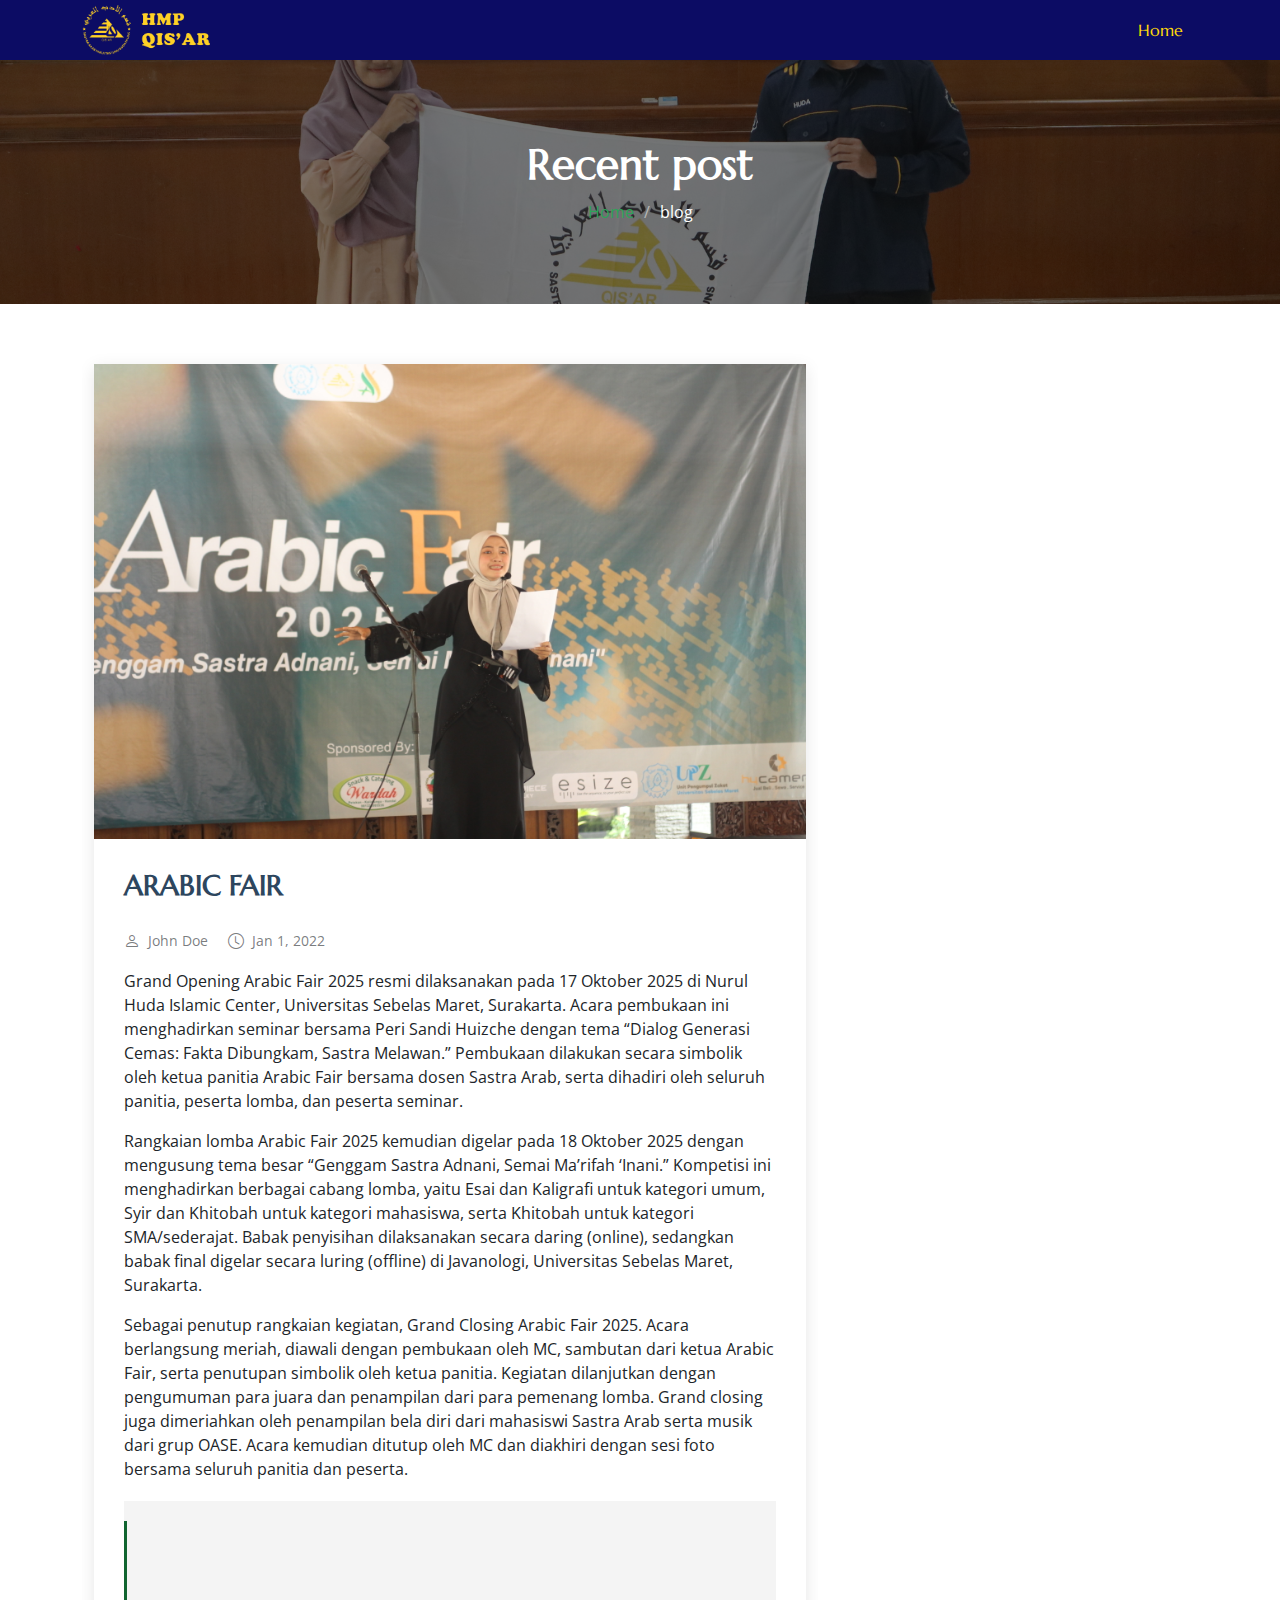
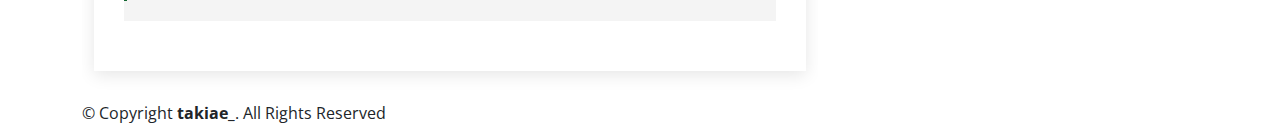
<file: af.html>
<!DOCTYPE html>
<html lang="en">

<head>
  <meta charset="utf-8">
  <meta content="width=device-width, initial-scale=1.0" name="viewport">
  <title>HMP QISAR</title>
  <meta name="description" content="">
  <meta name="keywords" content="">

  <!-- Favicons -->
  <link href="assets/img/QISAR LOGO ASLI.png" rel="icon">
  <link href="assets/img/QISAR LOGO ASLI.png" rel="apple-touch-icon">

  <!-- Fonts -->
  <link href="https://fonts.googleapis.com" rel="preconnect">
  <link href="https://fonts.gstatic.com" rel="preconnect" crossorigin>
  <link href="https://fonts.googleapis.com/css2?family=Open+Sans:ital,wght@0,300;0,400;0,500;0,600;0,700;0,800;1,300;1,400;1,500;1,600;1,700;1,800&family=Marcellus:wght@400&display=swap" rel="stylesheet">

  <!-- Vendor CSS Files -->
  <link href="assets/vendor/bootstrap/css/bootstrap.min.css" rel="stylesheet">
  <link href="assets/vendor/bootstrap-icons/bootstrap-icons.css" rel="stylesheet">
  <link href="assets/vendor/aos/aos.css" rel="stylesheet">
  <link href="assets/vendor/swiper/swiper-bundle.min.css" rel="stylesheet">
  <link href="assets/vendor/glightbox/css/glightbox.min.css" rel="stylesheet">

  <!-- Main CSS File -->
  <link href="assets/css/main.css" rel="stylesheet">

  <!-- =======================================================
  * Template Name: AgriCulture
  * Template URL: https://bootstrapmade.com/agriculture-bootstrap-website-template/
  * Updated: Aug 07 2024 with Bootstrap v5.3.3
  * Author: BootstrapMade.com
  * License: https://bootstrapmade.com/license/
  ======================================================== -->
</head>

<body class="blog-details-page">

  <header id="header" class="header d-flex align-items-center position-relative">
    <div class="container-fluid container-xl position-relative d-flex align-items-center justify-content-between">

      <a href="index.html" class="logo d-flex align-items-center">
        <!-- Uncomment the line below if you also wish to use an image logo -->
        <img src="assets/img/LOGOHMP1.png" alt="AgriCulture">
        <!-- <h1 class="sitename">AgriCulture</h1>  -->
      </a>

      <nav id="navmenu" class="navmenu">
        <ul>
          <li><a href="index.html">Home</a></li>
        <i class="mobile-nav-toggle d-xl-none bi bi-list"></i>
      </nav>

    </div>
  </header>

  <main class="main">

    <!-- Page Title -->
    <div class="page-title dark-background" data-aos="fade" style="background-image: url(assets/img/2.png);">
      <div class="container position-relative">
        <h1>Recent post</h1>
        <nav class="breadcrumbs">
          <ol>
            <li><a href="index.html">Home</a></li>
            <li class="current">blog</li>
          </ol>
        </nav>
      </div>
    </div><!-- End Page Title -->

    <div class="container">
      <div class="row">

        <div class="col-lg-8">

          <!-- Blog Details Section -->
          <section id="blog-details" class="blog-details section">
            <div class="container">

              <article class="article">

                <div class="post-img">
                  <img src="assets/img/AF 2.JPG" alt="" class="img-fluid">
                </div>

                <h2 class="title">ARABIC FAIR</h2>

                <div class="meta-top">
                  <ul>
                    <li class="d-flex align-items-center"><i class="bi bi-person"></i> <a>John Doe</a></li>
                    <li class="d-flex align-items-center"><i class="bi bi-clock"></i> <a><time datetime="2020-01-01">Jan 1, 2022</time></a></li>
                  </ul>
                </div><!-- End meta top -->

                <div class="content">
                  <p>
                    Grand Opening Arabic Fair 2025 resmi dilaksanakan pada 17 Oktober 2025 di Nurul Huda Islamic Center, Universitas Sebelas Maret, Surakarta.
                    Acara pembukaan ini menghadirkan seminar bersama Peri Sandi Huizche dengan tema “Dialog Generasi Cemas: Fakta Dibungkam, Sastra Melawan.”
                    Pembukaan dilakukan secara simbolik oleh ketua panitia Arabic Fair bersama dosen Sastra Arab, serta dihadiri oleh seluruh panitia, peserta 
                    lomba, dan peserta seminar.
                  </p>
                  <p>
                    Rangkaian lomba Arabic Fair 2025 kemudian digelar pada 18 Oktober 2025 dengan mengusung tema besar “Genggam Sastra Adnani, Semai Ma’rifah ‘Inani.” Kompetisi ini menghadirkan
                    berbagai cabang lomba, yaitu Esai dan Kaligrafi untuk kategori umum, Syir dan Khitobah untuk kategori mahasiswa, serta Khitobah untuk kategori SMA/sederajat. Babak penyisihan
                    dilaksanakan secara daring (online), sedangkan babak final digelar secara luring (offline) di Javanologi, Universitas Sebelas Maret, Surakarta.
                  </p>
                  <p>
                    Sebagai penutup rangkaian kegiatan, Grand Closing Arabic Fair 2025. Acara berlangsung meriah, diawali dengan pembukaan oleh MC, sambutan dari
                    ketua Arabic Fair, serta penutupan simbolik oleh ketua panitia. Kegiatan dilanjutkan dengan pengumuman para juara dan penampilan dari para
                    pemenang lomba. Grand closing juga dimeriahkan oleh penampilan bela diri dari mahasiswi Sastra Arab serta musik dari grup OASE. Acara kemudian
                    ditutup oleh MC dan diakhiri dengan sesi foto bersama seluruh panitia dan peserta.
                  </p>
                  <blockquote>
                    <p>
                    </p>
                  </blockquote>
                </div><!-- End post content -->

              </article>

            </div>
          </section><!-- /Blog Details Section -->
        </div>
      </div>
    </div>

    <div class="copyright text-center">
      <div class="container d-flex flex-column flex-lg-row justify-content-center justify-content-lg-between align-items-center">

        <div class="d-flex flex-column align-items-center align-items-lg-start">
          <div>
            © Copyright <strong><span>takiae_</span></strong>. All Rights Reserved
          </div>
        </div>

      </div>
    </div>

  </footer>

  <!-- Scroll Top -->
  <a href="#" id="scroll-top" class="scroll-top d-flex align-items-center justify-content-center"><i class="bi bi-arrow-up-short"></i></a>

  <!-- Preloader -->
  <div id="preloader"></div>

  <!-- Vendor JS Files -->
  <script src="assets/vendor/bootstrap/js/bootstrap.bundle.min.js"></script>
  <script src="assets/vendor/php-email-form/validate.js"></script>
  <script src="assets/vendor/aos/aos.js"></script>
  <script src="assets/vendor/swiper/swiper-bundle.min.js"></script>
  <script src="assets/vendor/glightbox/js/glightbox.min.js"></script>

  <!-- Main JS File -->
  <script src="assets/js/main.js"></script>

</body>

</html>
</file>
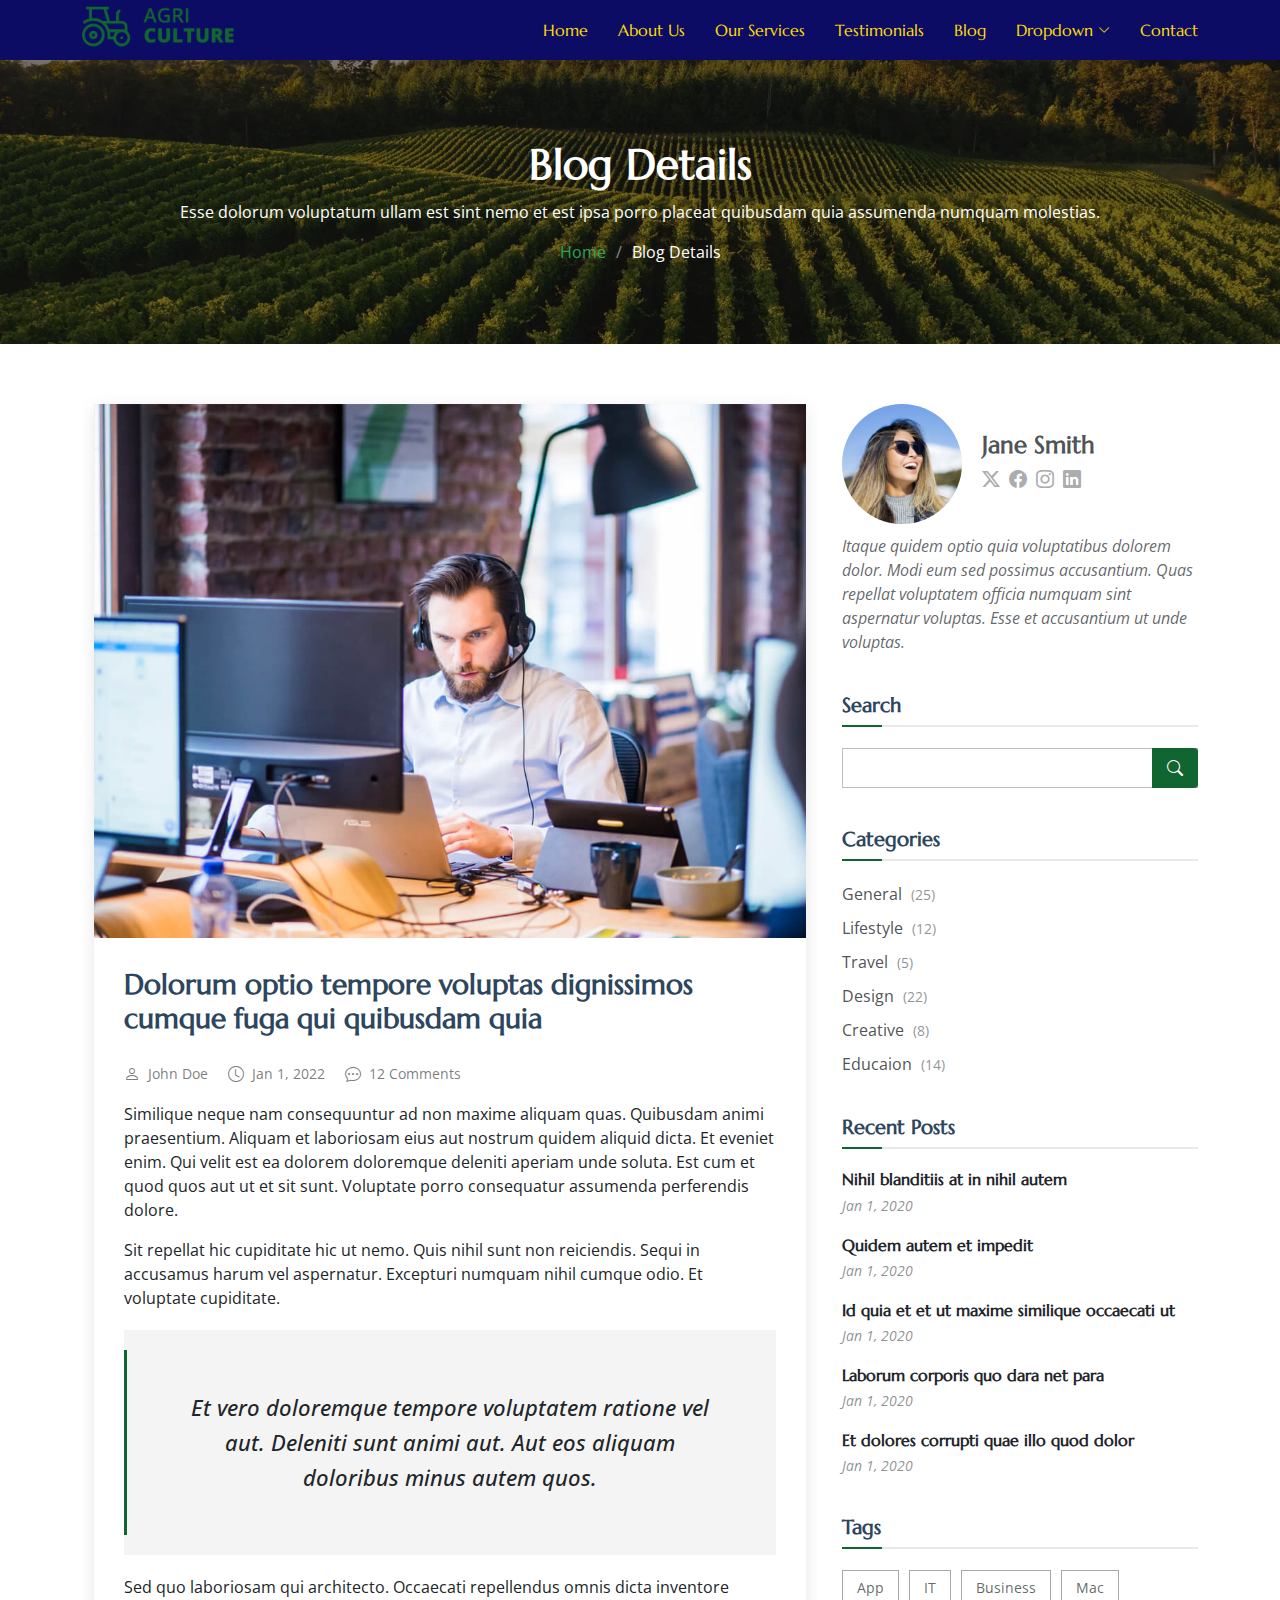
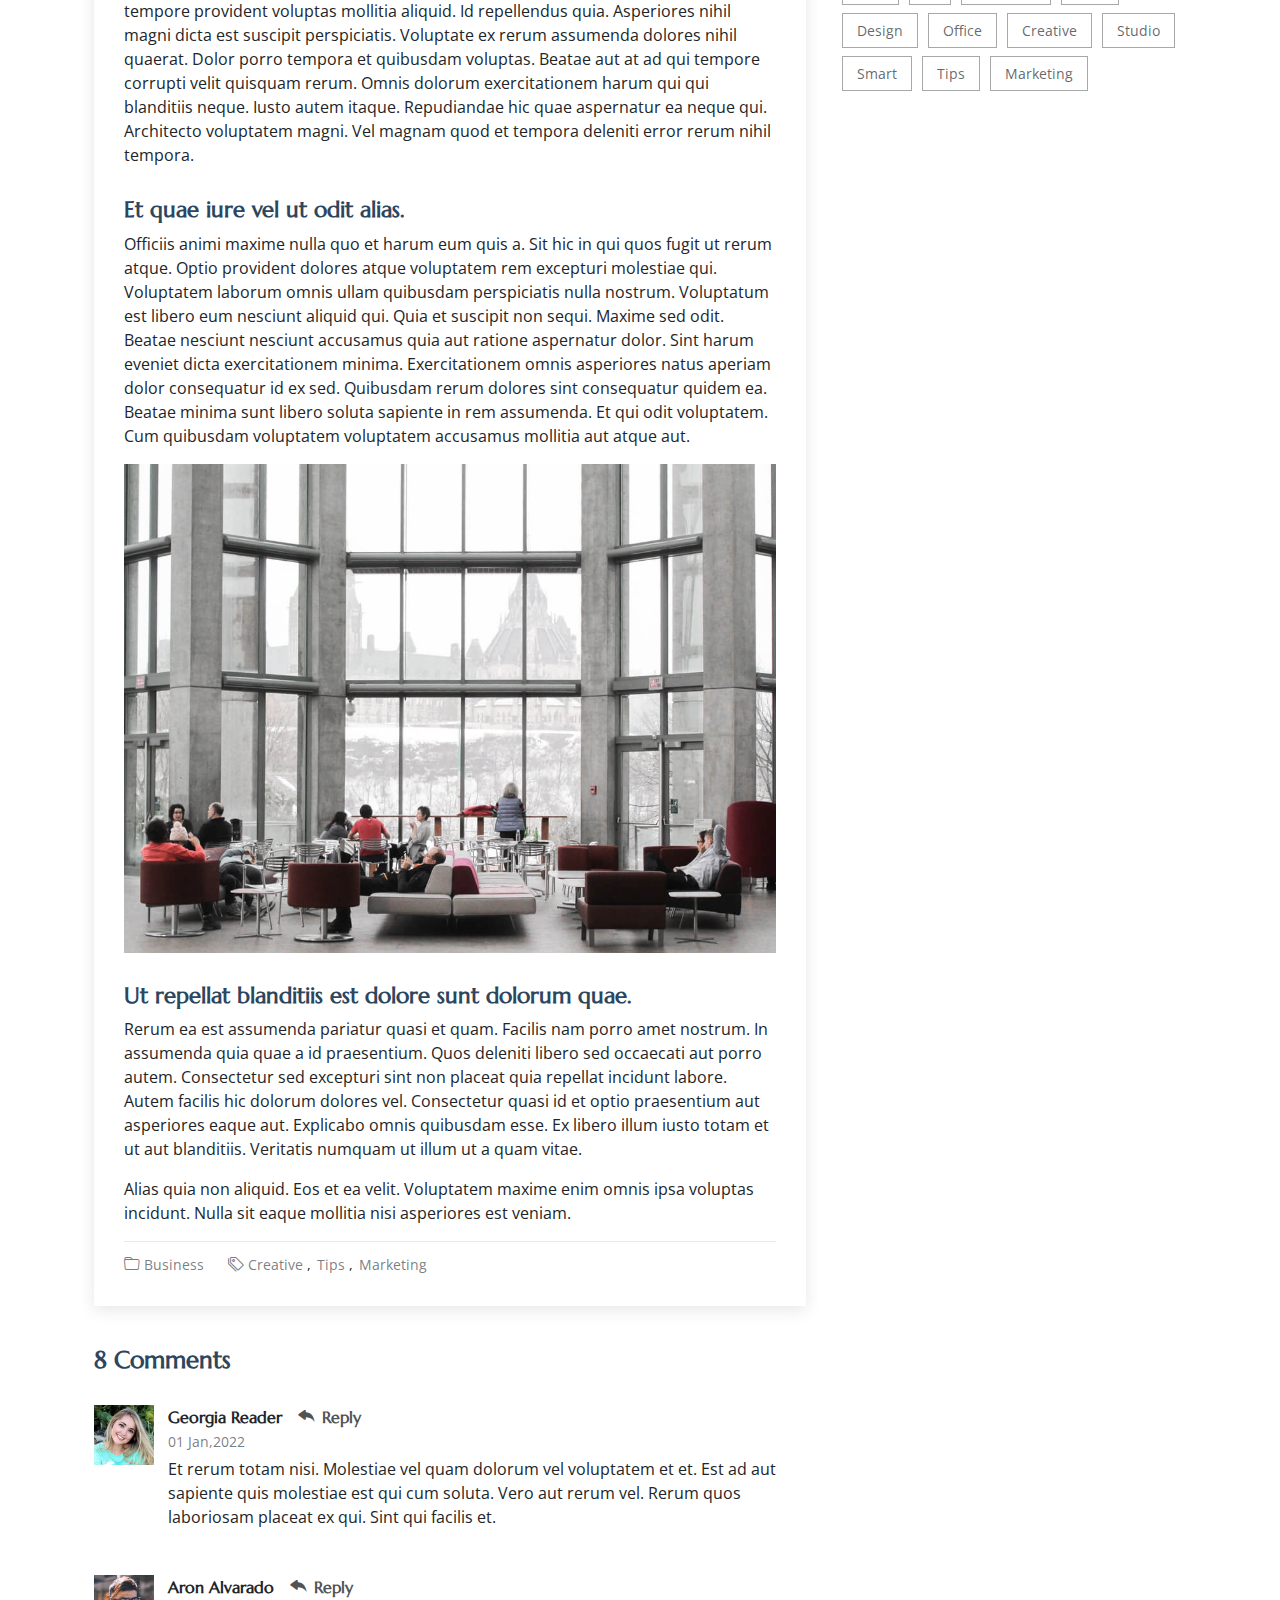
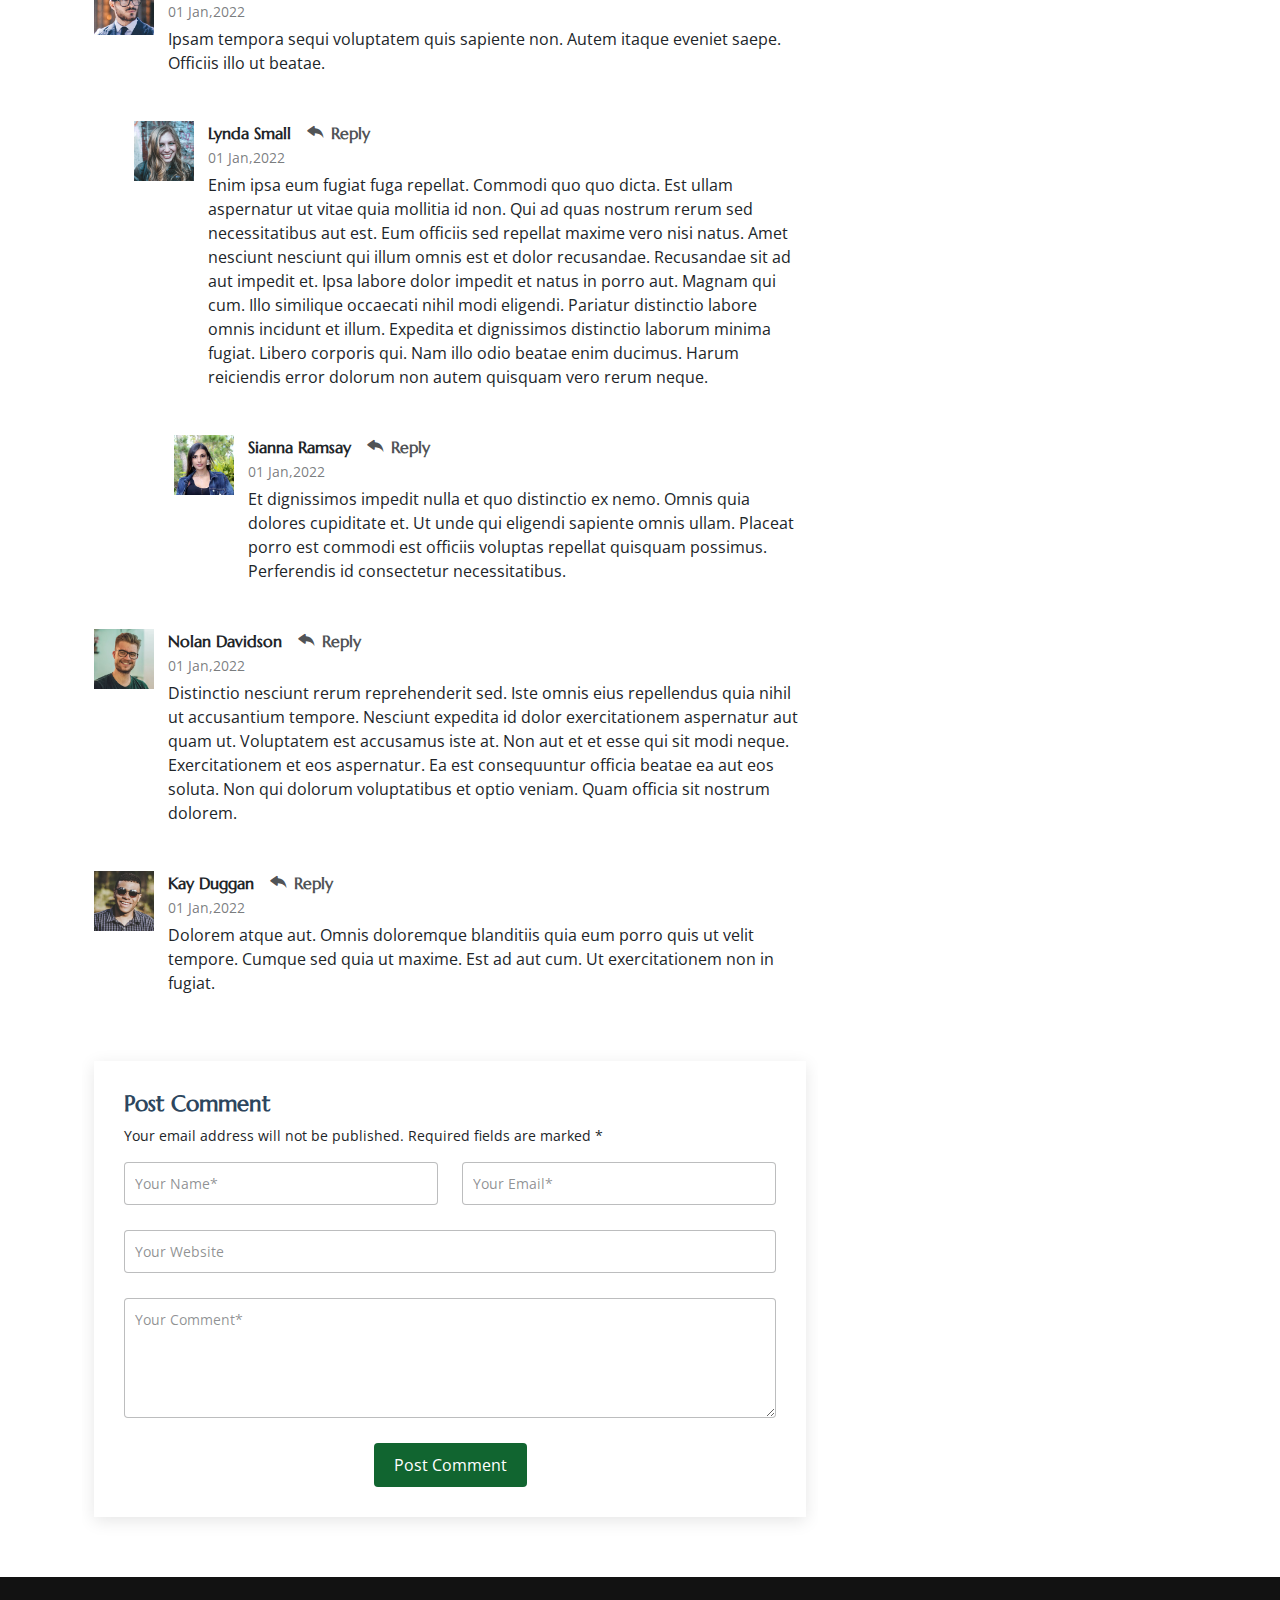
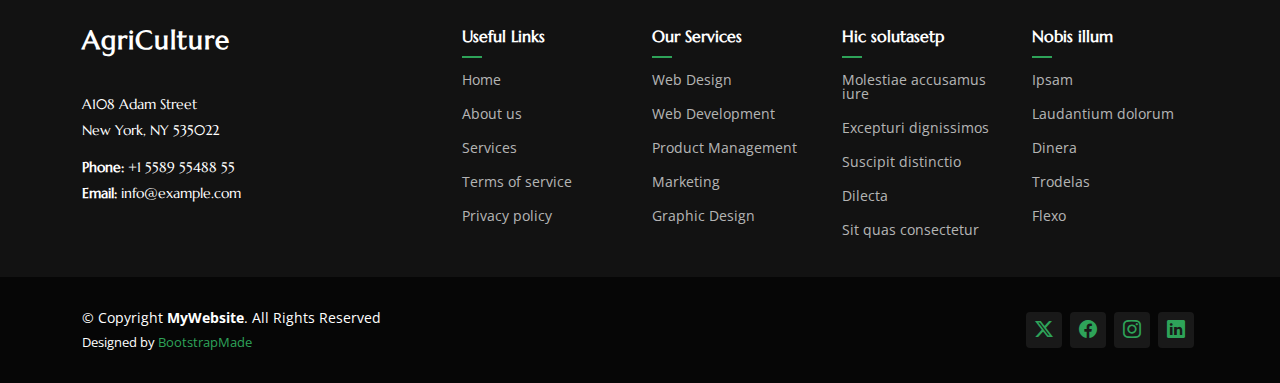
<file: blog-details.html>
<!DOCTYPE html>
<html lang="en">

<head>
  <meta charset="utf-8">
  <meta content="width=device-width, initial-scale=1.0" name="viewport">
  <title>Blog Details - AgriCulture Bootstrap Template</title>
  <meta name="description" content="">
  <meta name="keywords" content="">

  <!-- Favicons -->
  <link href="assets/img/favicon.png" rel="icon">
  <link href="assets/img/apple-touch-icon.png" rel="apple-touch-icon">

  <!-- Fonts -->
  <link href="https://fonts.googleapis.com" rel="preconnect">
  <link href="https://fonts.gstatic.com" rel="preconnect" crossorigin>
  <link href="https://fonts.googleapis.com/css2?family=Open+Sans:ital,wght@0,300;0,400;0,500;0,600;0,700;0,800;1,300;1,400;1,500;1,600;1,700;1,800&family=Marcellus:wght@400&display=swap" rel="stylesheet">

  <!-- Vendor CSS Files -->
  <link href="assets/vendor/bootstrap/css/bootstrap.min.css" rel="stylesheet">
  <link href="assets/vendor/bootstrap-icons/bootstrap-icons.css" rel="stylesheet">
  <link href="assets/vendor/aos/aos.css" rel="stylesheet">
  <link href="assets/vendor/swiper/swiper-bundle.min.css" rel="stylesheet">
  <link href="assets/vendor/glightbox/css/glightbox.min.css" rel="stylesheet">

  <!-- Main CSS File -->
  <link href="assets/css/main.css" rel="stylesheet">

  <!-- =======================================================
  * Template Name: AgriCulture
  * Template URL: https://bootstrapmade.com/agriculture-bootstrap-website-template/
  * Updated: Aug 07 2024 with Bootstrap v5.3.3
  * Author: BootstrapMade.com
  * License: https://bootstrapmade.com/license/
  ======================================================== -->
</head>

<body class="blog-details-page">

  <header id="header" class="header d-flex align-items-center position-relative">
    <div class="container-fluid container-xl position-relative d-flex align-items-center justify-content-between">

      <a href="index.html" class="logo d-flex align-items-center">
        <!-- Uncomment the line below if you also wish to use an image logo -->
        <img src="assets/img/logo.png" alt="AgriCulture">
        <!-- <h1 class="sitename">AgriCulture</h1>  -->
      </a>

      <nav id="navmenu" class="navmenu">
        <ul>
          <li><a href="index.html">Home</a></li>
          <li><a href="about.html">About Us</a></li>
          <li><a href="services.html">Our Services</a></li>
          <li><a href="testimonials.html">Testimonials</a></li>
          <li><a href="blog.html">Blog</a></li>
          <li class="dropdown"><a href="#"><span>Dropdown</span> <i class="bi bi-chevron-down toggle-dropdown"></i></a>
            <ul>
              <li><a href="#">Dropdown 1</a></li>
              <li class="dropdown"><a href="#"><span>Deep Dropdown</span> <i class="bi bi-chevron-down toggle-dropdown"></i></a>
                <ul>
                  <li><a href="#">Deep Dropdown 1</a></li>
                  <li><a href="#">Deep Dropdown 2</a></li>
                  <li><a href="#">Deep Dropdown 3</a></li>
                  <li><a href="#">Deep Dropdown 4</a></li>
                  <li><a href="#">Deep Dropdown 5</a></li>
                </ul>
              </li>
              <li><a href="#">Dropdown 2</a></li>
              <li><a href="#">Dropdown 3</a></li>
              <li><a href="#">Dropdown 4</a></li>
            </ul>
          </li>
          <li><a href="contact.html">Contact</a></li>
        </ul>
        <i class="mobile-nav-toggle d-xl-none bi bi-list"></i>
      </nav>

    </div>
  </header>

  <main class="main">

    <!-- Page Title -->
    <div class="page-title dark-background" data-aos="fade" style="background-image: url(assets/img/page-title-bg.webp);">
      <div class="container position-relative">
        <h1>Blog Details</h1>
        <p>Esse dolorum voluptatum ullam est sint nemo et est ipsa porro placeat quibusdam quia assumenda numquam molestias.</p>
        <nav class="breadcrumbs">
          <ol>
            <li><a href="index.html">Home</a></li>
            <li class="current">Blog Details</li>
          </ol>
        </nav>
      </div>
    </div><!-- End Page Title -->

    <div class="container">
      <div class="row">

        <div class="col-lg-8">

          <!-- Blog Details Section -->
          <section id="blog-details" class="blog-details section">
            <div class="container">

              <article class="article">

                <div class="post-img">
                  <img src="assets/img/blog/blog-1.jpg" alt="" class="img-fluid">
                </div>

                <h2 class="title">Dolorum optio tempore voluptas dignissimos cumque fuga qui quibusdam quia</h2>

                <div class="meta-top">
                  <ul>
                    <li class="d-flex align-items-center"><i class="bi bi-person"></i> <a href="blog-details.html">John Doe</a></li>
                    <li class="d-flex align-items-center"><i class="bi bi-clock"></i> <a href="blog-details.html"><time datetime="2020-01-01">Jan 1, 2022</time></a></li>
                    <li class="d-flex align-items-center"><i class="bi bi-chat-dots"></i> <a href="blog-details.html">12 Comments</a></li>
                  </ul>
                </div><!-- End meta top -->

                <div class="content">
                  <p>
                    Similique neque nam consequuntur ad non maxime aliquam quas. Quibusdam animi praesentium. Aliquam et laboriosam eius aut nostrum quidem aliquid dicta.
                    Et eveniet enim. Qui velit est ea dolorem doloremque deleniti aperiam unde soluta. Est cum et quod quos aut ut et sit sunt. Voluptate porro consequatur assumenda perferendis dolore.
                  </p>

                  <p>
                    Sit repellat hic cupiditate hic ut nemo. Quis nihil sunt non reiciendis. Sequi in accusamus harum vel aspernatur. Excepturi numquam nihil cumque odio. Et voluptate cupiditate.
                  </p>

                  <blockquote>
                    <p>
                      Et vero doloremque tempore voluptatem ratione vel aut. Deleniti sunt animi aut. Aut eos aliquam doloribus minus autem quos.
                    </p>
                  </blockquote>

                  <p>
                    Sed quo laboriosam qui architecto. Occaecati repellendus omnis dicta inventore tempore provident voluptas mollitia aliquid. Id repellendus quia. Asperiores nihil magni dicta est suscipit perspiciatis. Voluptate ex rerum assumenda dolores nihil quaerat.
                    Dolor porro tempora et quibusdam voluptas. Beatae aut at ad qui tempore corrupti velit quisquam rerum. Omnis dolorum exercitationem harum qui qui blanditiis neque.
                    Iusto autem itaque. Repudiandae hic quae aspernatur ea neque qui. Architecto voluptatem magni. Vel magnam quod et tempora deleniti error rerum nihil tempora.
                  </p>

                  <h3>Et quae iure vel ut odit alias.</h3>
                  <p>
                    Officiis animi maxime nulla quo et harum eum quis a. Sit hic in qui quos fugit ut rerum atque. Optio provident dolores atque voluptatem rem excepturi molestiae qui. Voluptatem laborum omnis ullam quibusdam perspiciatis nulla nostrum. Voluptatum est libero eum nesciunt aliquid qui.
                    Quia et suscipit non sequi. Maxime sed odit. Beatae nesciunt nesciunt accusamus quia aut ratione aspernatur dolor. Sint harum eveniet dicta exercitationem minima. Exercitationem omnis asperiores natus aperiam dolor consequatur id ex sed. Quibusdam rerum dolores sint consequatur quidem ea.
                    Beatae minima sunt libero soluta sapiente in rem assumenda. Et qui odit voluptatem. Cum quibusdam voluptatem voluptatem accusamus mollitia aut atque aut.
                  </p>
                  <img src="assets/img/blog/blog-inside-post.jpg" class="img-fluid" alt="">

                  <h3>Ut repellat blanditiis est dolore sunt dolorum quae.</h3>
                  <p>
                    Rerum ea est assumenda pariatur quasi et quam. Facilis nam porro amet nostrum. In assumenda quia quae a id praesentium. Quos deleniti libero sed occaecati aut porro autem. Consectetur sed excepturi sint non placeat quia repellat incidunt labore. Autem facilis hic dolorum dolores vel.
                    Consectetur quasi id et optio praesentium aut asperiores eaque aut. Explicabo omnis quibusdam esse. Ex libero illum iusto totam et ut aut blanditiis. Veritatis numquam ut illum ut a quam vitae.
                  </p>
                  <p>
                    Alias quia non aliquid. Eos et ea velit. Voluptatem maxime enim omnis ipsa voluptas incidunt. Nulla sit eaque mollitia nisi asperiores est veniam.
                  </p>

                </div><!-- End post content -->

                <div class="meta-bottom">
                  <i class="bi bi-folder"></i>
                  <ul class="cats">
                    <li><a href="#">Business</a></li>
                  </ul>

                  <i class="bi bi-tags"></i>
                  <ul class="tags">
                    <li><a href="#">Creative</a></li>
                    <li><a href="#">Tips</a></li>
                    <li><a href="#">Marketing</a></li>
                  </ul>
                </div><!-- End meta bottom -->

              </article>

            </div>
          </section><!-- /Blog Details Section -->

          <!-- Blog Comments Section -->
          <section id="blog-comments" class="blog-comments section">

            <div class="container">

              <h4 class="comments-count">8 Comments</h4>

              <div id="comment-1" class="comment">
                <div class="d-flex">
                  <div class="comment-img"><img src="assets/img/blog/comments-1.jpg" alt=""></div>
                  <div>
                    <h5><a href="">Georgia Reader</a> <a href="#" class="reply"><i class="bi bi-reply-fill"></i> Reply</a></h5>
                    <time datetime="2020-01-01">01 Jan,2022</time>
                    <p>
                      Et rerum totam nisi. Molestiae vel quam dolorum vel voluptatem et et. Est ad aut sapiente quis molestiae est qui cum soluta.
                      Vero aut rerum vel. Rerum quos laboriosam placeat ex qui. Sint qui facilis et.
                    </p>
                  </div>
                </div>
              </div><!-- End comment #1 -->

              <div id="comment-2" class="comment">
                <div class="d-flex">
                  <div class="comment-img"><img src="assets/img/blog/comments-2.jpg" alt=""></div>
                  <div>
                    <h5><a href="">Aron Alvarado</a> <a href="#" class="reply"><i class="bi bi-reply-fill"></i> Reply</a></h5>
                    <time datetime="2020-01-01">01 Jan,2022</time>
                    <p>
                      Ipsam tempora sequi voluptatem quis sapiente non. Autem itaque eveniet saepe. Officiis illo ut beatae.
                    </p>
                  </div>
                </div>

                <div id="comment-reply-1" class="comment comment-reply">
                  <div class="d-flex">
                    <div class="comment-img"><img src="assets/img/blog/comments-3.jpg" alt=""></div>
                    <div>
                      <h5><a href="">Lynda Small</a> <a href="#" class="reply"><i class="bi bi-reply-fill"></i> Reply</a></h5>
                      <time datetime="2020-01-01">01 Jan,2022</time>
                      <p>
                        Enim ipsa eum fugiat fuga repellat. Commodi quo quo dicta. Est ullam aspernatur ut vitae quia mollitia id non. Qui ad quas nostrum rerum sed necessitatibus aut est. Eum officiis sed repellat maxime vero nisi natus. Amet nesciunt nesciunt qui illum omnis est et dolor recusandae.

                        Recusandae sit ad aut impedit et. Ipsa labore dolor impedit et natus in porro aut. Magnam qui cum. Illo similique occaecati nihil modi eligendi. Pariatur distinctio labore omnis incidunt et illum. Expedita et dignissimos distinctio laborum minima fugiat.

                        Libero corporis qui. Nam illo odio beatae enim ducimus. Harum reiciendis error dolorum non autem quisquam vero rerum neque.
                      </p>
                    </div>
                  </div>

                  <div id="comment-reply-2" class="comment comment-reply">
                    <div class="d-flex">
                      <div class="comment-img"><img src="assets/img/blog/comments-4.jpg" alt=""></div>
                      <div>
                        <h5><a href="">Sianna Ramsay</a> <a href="#" class="reply"><i class="bi bi-reply-fill"></i> Reply</a></h5>
                        <time datetime="2020-01-01">01 Jan,2022</time>
                        <p>
                          Et dignissimos impedit nulla et quo distinctio ex nemo. Omnis quia dolores cupiditate et. Ut unde qui eligendi sapiente omnis ullam. Placeat porro est commodi est officiis voluptas repellat quisquam possimus. Perferendis id consectetur necessitatibus.
                        </p>
                      </div>
                    </div>

                  </div><!-- End comment reply #2-->

                </div><!-- End comment reply #1-->

              </div><!-- End comment #2-->

              <div id="comment-3" class="comment">
                <div class="d-flex">
                  <div class="comment-img"><img src="assets/img/blog/comments-5.jpg" alt=""></div>
                  <div>
                    <h5><a href="">Nolan Davidson</a> <a href="#" class="reply"><i class="bi bi-reply-fill"></i> Reply</a></h5>
                    <time datetime="2020-01-01">01 Jan,2022</time>
                    <p>
                      Distinctio nesciunt rerum reprehenderit sed. Iste omnis eius repellendus quia nihil ut accusantium tempore. Nesciunt expedita id dolor exercitationem aspernatur aut quam ut. Voluptatem est accusamus iste at.
                      Non aut et et esse qui sit modi neque. Exercitationem et eos aspernatur. Ea est consequuntur officia beatae ea aut eos soluta. Non qui dolorum voluptatibus et optio veniam. Quam officia sit nostrum dolorem.
                    </p>
                  </div>
                </div>

              </div><!-- End comment #3 -->

              <div id="comment-4" class="comment">
                <div class="d-flex">
                  <div class="comment-img"><img src="assets/img/blog/comments-6.jpg" alt=""></div>
                  <div>
                    <h5><a href="">Kay Duggan</a> <a href="#" class="reply"><i class="bi bi-reply-fill"></i> Reply</a></h5>
                    <time datetime="2020-01-01">01 Jan,2022</time>
                    <p>
                      Dolorem atque aut. Omnis doloremque blanditiis quia eum porro quis ut velit tempore. Cumque sed quia ut maxime. Est ad aut cum. Ut exercitationem non in fugiat.
                    </p>
                  </div>
                </div>

              </div><!-- End comment #4 -->

            </div>

          </section><!-- /Blog Comments Section -->

          <!-- Comment Form Section -->
          <section id="comment-form" class="comment-form section">
            <div class="container">

              <form action="">

                <h4>Post Comment</h4>
                <p>Your email address will not be published. Required fields are marked * </p>
                <div class="row">
                  <div class="col-md-6 form-group">
                    <input name="name" type="text" class="form-control" placeholder="Your Name*">
                  </div>
                  <div class="col-md-6 form-group">
                    <input name="email" type="text" class="form-control" placeholder="Your Email*">
                  </div>
                </div>
                <div class="row">
                  <div class="col form-group">
                    <input name="website" type="text" class="form-control" placeholder="Your Website">
                  </div>
                </div>
                <div class="row">
                  <div class="col form-group">
                    <textarea name="comment" class="form-control" placeholder="Your Comment*"></textarea>
                  </div>
                </div>

                <div class="text-center">
                  <button type="submit" class="btn btn-primary">Post Comment</button>
                </div>

              </form>

            </div>
          </section><!-- /Comment Form Section -->

        </div>

        <div class="col-lg-4 sidebar">

          <div class="widgets-container">

            <!-- Blog Author Widget -->
            <div class="blog-author-widget widget-item">

              <div class="d-flex flex-column align-items-center">
                <div class="d-flex align-items-center w-100">
                  <img src="assets/img/blog/blog-author.jpg" class="rounded-circle flex-shrink-0" alt="">
                  <div>
                    <h4>Jane Smith</h4>
                    <div class="social-links">
                      <a href="https://x.com/#"><i class="bi bi-twitter-x"></i></a>
                      <a href="https://facebook.com/#"><i class="bi bi-facebook"></i></a>
                      <a href="https://instagram.com/#"><i class="biu bi-instagram"></i></a>
                      <a href="https://instagram.com/#"><i class="biu bi-linkedin"></i></a>
                    </div>
                  </div>
                </div>

                <p>
                  Itaque quidem optio quia voluptatibus dolorem dolor. Modi eum sed possimus accusantium. Quas repellat voluptatem officia numquam sint aspernatur voluptas. Esse et accusantium ut unde voluptas.
                </p>

              </div>

            </div><!--/Blog Author Widget -->

            <!-- Search Widget -->
            <div class="search-widget widget-item">

              <h3 class="widget-title">Search</h3>
              <form action="">
                <input type="text">
                <button type="submit" title="Search"><i class="bi bi-search"></i></button>
              </form>

            </div><!--/Search Widget -->

            <!-- Categories Widget -->
            <div class="categories-widget widget-item">

              <h3 class="widget-title">Categories</h3>
              <ul class="mt-3">
                <li><a href="#">General <span>(25)</span></a></li>
                <li><a href="#">Lifestyle <span>(12)</span></a></li>
                <li><a href="#">Travel <span>(5)</span></a></li>
                <li><a href="#">Design <span>(22)</span></a></li>
                <li><a href="#">Creative <span>(8)</span></a></li>
                <li><a href="#">Educaion <span>(14)</span></a></li>
              </ul>

            </div><!--/Categories Widget -->

            <!-- Recent Posts Widget 2 -->
            <div class="recent-posts-widget-2 widget-item">

              <h3 class="widget-title">Recent Posts</h3>

              <div class="post-item">
                <h4><a href="blog-details.html">Nihil blanditiis at in nihil autem</a></h4>
                <time datetime="2020-01-01">Jan 1, 2020</time>
              </div><!-- End recent post item-->

              <div class="post-item">
                <h4><a href="blog-details.html">Quidem autem et impedit</a></h4>
                <time datetime="2020-01-01">Jan 1, 2020</time>
              </div><!-- End recent post item-->

              <div class="post-item">
                <h4><a href="blog-details.html">Id quia et et ut maxime similique occaecati ut</a></h4>
                <time datetime="2020-01-01">Jan 1, 2020</time>
              </div><!-- End recent post item-->

              <div class="post-item">
                <h4><a href="blog-details.html">Laborum corporis quo dara net para</a></h4>
                <time datetime="2020-01-01">Jan 1, 2020</time>
              </div><!-- End recent post item-->

              <div class="post-item">
                <h4><a href="blog-details.html">Et dolores corrupti quae illo quod dolor</a></h4>
                <time datetime="2020-01-01">Jan 1, 2020</time>
              </div><!-- End recent post item-->

            </div><!--/Recent Posts Widget 2 -->

            <!-- Tags Widget -->
            <div class="tags-widget widget-item">

              <h3 class="widget-title">Tags</h3>
              <ul>
                <li><a href="#">App</a></li>
                <li><a href="#">IT</a></li>
                <li><a href="#">Business</a></li>
                <li><a href="#">Mac</a></li>
                <li><a href="#">Design</a></li>
                <li><a href="#">Office</a></li>
                <li><a href="#">Creative</a></li>
                <li><a href="#">Studio</a></li>
                <li><a href="#">Smart</a></li>
                <li><a href="#">Tips</a></li>
                <li><a href="#">Marketing</a></li>
              </ul>

            </div><!--/Tags Widget -->

          </div>

        </div>

      </div>
    </div>

  </main>

  <footer id="footer" class="footer dark-background">

    <div class="footer-top">
      <div class="container">
        <div class="row gy-4">
          <div class="col-lg-4 col-md-6 footer-about">
            <a href="index.html" class="logo d-flex align-items-center">
              <span class="sitename">AgriCulture</span>
            </a>
            <div class="footer-contact pt-3">
              <p>A108 Adam Street</p>
              <p>New York, NY 535022</p>
              <p class="mt-3"><strong>Phone:</strong> <span>+1 5589 55488 55</span></p>
              <p><strong>Email:</strong> <span>info@example.com</span></p>
            </div>
          </div>

          <div class="col-lg-2 col-md-3 footer-links">
            <h4>Useful Links</h4>
            <ul>
              <li><a href="#">Home</a></li>
              <li><a href="#">About us</a></li>
              <li><a href="#">Services</a></li>
              <li><a href="#">Terms of service</a></li>
              <li><a href="#">Privacy policy</a></li>
            </ul>
          </div>

          <div class="col-lg-2 col-md-3 footer-links">
            <h4>Our Services</h4>
            <ul>
              <li><a href="#">Web Design</a></li>
              <li><a href="#">Web Development</a></li>
              <li><a href="#">Product Management</a></li>
              <li><a href="#">Marketing</a></li>
              <li><a href="#">Graphic Design</a></li>
            </ul>
          </div>

          <div class="col-lg-2 col-md-3 footer-links">
            <h4>Hic solutasetp</h4>
            <ul>
              <li><a href="#">Molestiae accusamus iure</a></li>
              <li><a href="#">Excepturi dignissimos</a></li>
              <li><a href="#">Suscipit distinctio</a></li>
              <li><a href="#">Dilecta</a></li>
              <li><a href="#">Sit quas consectetur</a></li>
            </ul>
          </div>

          <div class="col-lg-2 col-md-3 footer-links">
            <h4>Nobis illum</h4>
            <ul>
              <li><a href="#">Ipsam</a></li>
              <li><a href="#">Laudantium dolorum</a></li>
              <li><a href="#">Dinera</a></li>
              <li><a href="#">Trodelas</a></li>
              <li><a href="#">Flexo</a></li>
            </ul>
          </div>

        </div>
      </div>
    </div>

    <div class="copyright text-center">
      <div class="container d-flex flex-column flex-lg-row justify-content-center justify-content-lg-between align-items-center">

        <div class="d-flex flex-column align-items-center align-items-lg-start">
          <div>
            © Copyright <strong><span>MyWebsite</span></strong>. All Rights Reserved
          </div>
          <div class="credits">
            <!-- All the links in the footer should remain intact. -->
            <!-- You can delete the links only if you purchased the pro version. -->
            <!-- Licensing information: https://bootstrapmade.com/license/ -->
            <!-- Purchase the pro version with working PHP/AJAX contact form: https://bootstrapmade.com/herobiz-bootstrap-business-template/ -->
            Designed by <a href="https://bootstrapmade.com/">BootstrapMade</a>
          </div>
        </div>

        <div class="social-links order-first order-lg-last mb-3 mb-lg-0">
          <a href=""><i class="bi bi-twitter-x"></i></a>
          <a href=""><i class="bi bi-facebook"></i></a>
          <a href=""><i class="bi bi-instagram"></i></a>
          <a href=""><i class="bi bi-linkedin"></i></a>
        </div>

      </div>
    </div>

  </footer>

  <!-- Scroll Top -->
  <a href="#" id="scroll-top" class="scroll-top d-flex align-items-center justify-content-center"><i class="bi bi-arrow-up-short"></i></a>

  <!-- Preloader -->
  <div id="preloader"></div>

  <!-- Vendor JS Files -->
  <script src="assets/vendor/bootstrap/js/bootstrap.bundle.min.js"></script>
  <script src="assets/vendor/php-email-form/validate.js"></script>
  <script src="assets/vendor/aos/aos.js"></script>
  <script src="assets/vendor/swiper/swiper-bundle.min.js"></script>
  <script src="assets/vendor/glightbox/js/glightbox.min.js"></script>

  <!-- Main JS File -->
  <script src="assets/js/main.js"></script>

</body>

</html>
</file>
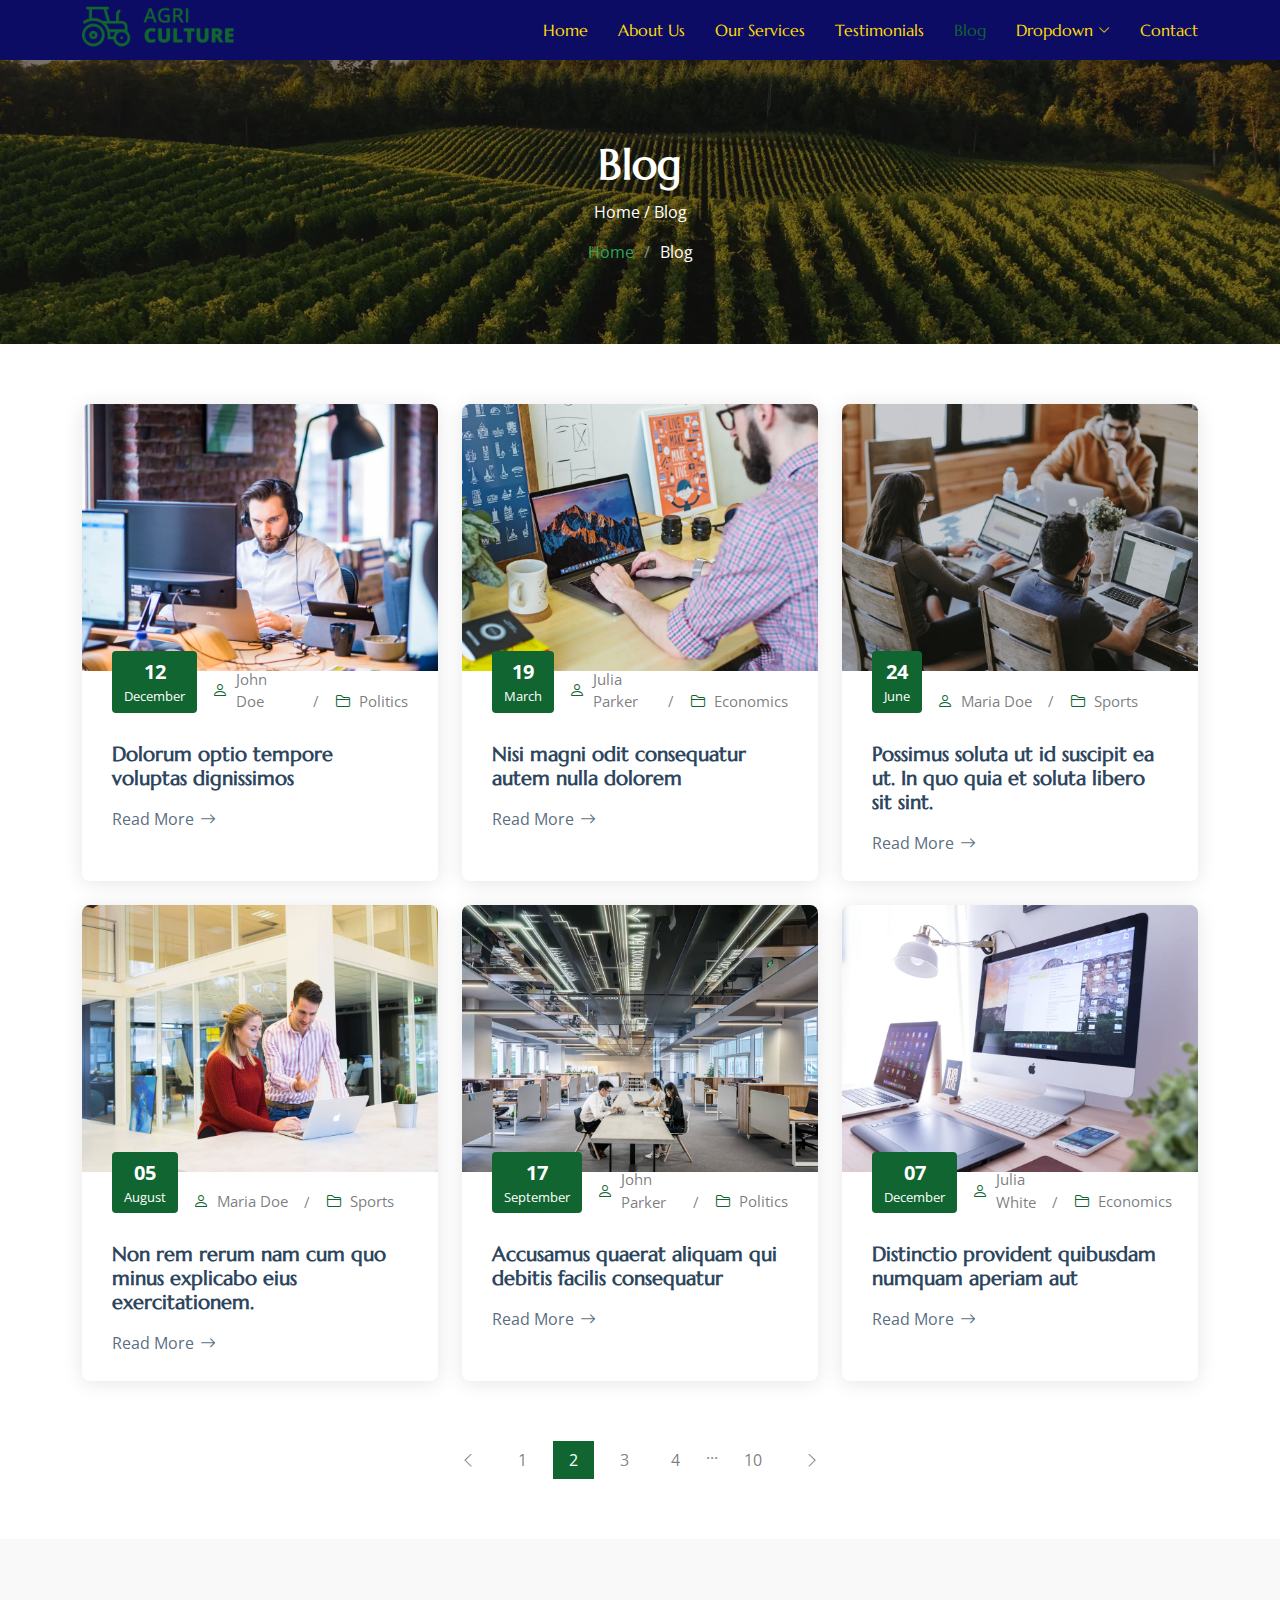
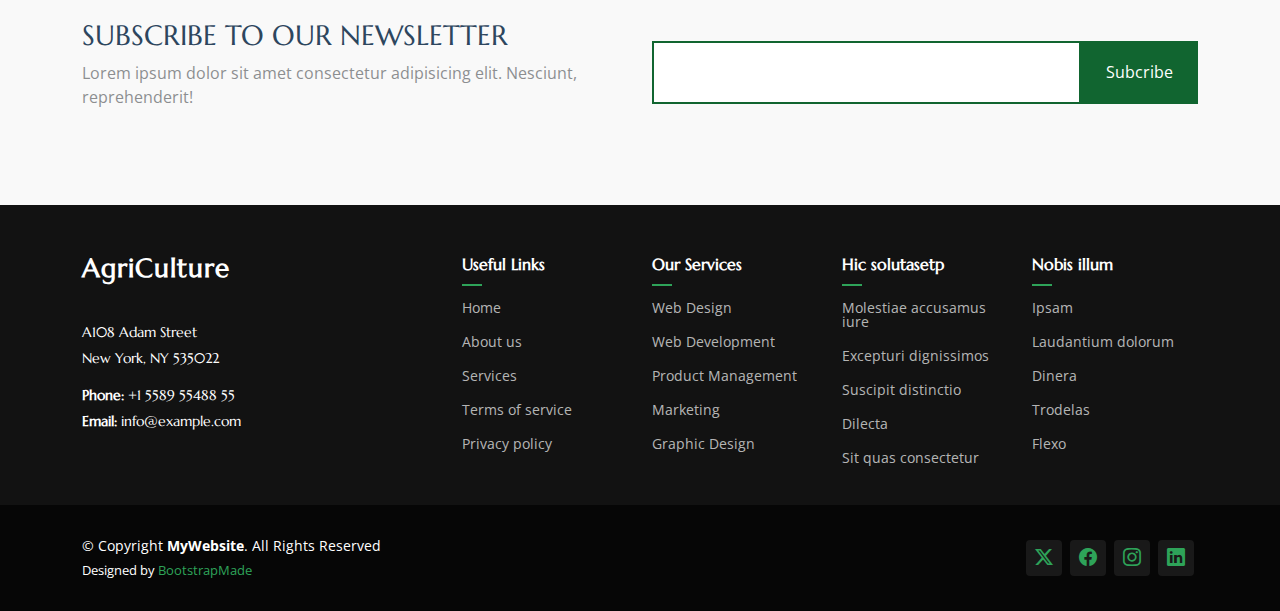
<file: blog.html>
<!DOCTYPE html>
<html lang="en">

<head>
  <meta charset="utf-8">
  <meta content="width=device-width, initial-scale=1.0" name="viewport">
  <title>Blog - AgriCulture Bootstrap Template</title>
  <meta name="description" content="">
  <meta name="keywords" content="">

  <!-- Favicons -->
  <link href="assets/img/favicon.png" rel="icon">
  <link href="assets/img/apple-touch-icon.png" rel="apple-touch-icon">

  <!-- Fonts -->
  <link href="https://fonts.googleapis.com" rel="preconnect">
  <link href="https://fonts.gstatic.com" rel="preconnect" crossorigin>
  <link href="https://fonts.googleapis.com/css2?family=Open+Sans:ital,wght@0,300;0,400;0,500;0,600;0,700;0,800;1,300;1,400;1,500;1,600;1,700;1,800&family=Marcellus:wght@400&display=swap" rel="stylesheet">

  <!-- Vendor CSS Files -->
  <link href="assets/vendor/bootstrap/css/bootstrap.min.css" rel="stylesheet">
  <link href="assets/vendor/bootstrap-icons/bootstrap-icons.css" rel="stylesheet">
  <link href="assets/vendor/aos/aos.css" rel="stylesheet">
  <link href="assets/vendor/swiper/swiper-bundle.min.css" rel="stylesheet">
  <link href="assets/vendor/glightbox/css/glightbox.min.css" rel="stylesheet">

  <!-- Main CSS File -->
  <link href="assets/css/main.css" rel="stylesheet">

  <!-- =======================================================
  * Template Name: AgriCulture
  * Template URL: https://bootstrapmade.com/agriculture-bootstrap-website-template/
  * Updated: Aug 07 2024 with Bootstrap v5.3.3
  * Author: BootstrapMade.com
  * License: https://bootstrapmade.com/license/
  ======================================================== -->
</head>

<body class="blog-page">

  <header id="header" class="header d-flex align-items-center position-relative">
    <div class="container-fluid container-xl position-relative d-flex align-items-center justify-content-between">

      <a href="index.html" class="logo d-flex align-items-center">
        <!-- Uncomment the line below if you also wish to use an image logo -->
        <img src="assets/img/logo.png" alt="AgriCulture">
        <!-- <h1 class="sitename">AgriCulture</h1>  -->
      </a>

      <nav id="navmenu" class="navmenu">
        <ul>
          <li><a href="index.html">Home</a></li>
          <li><a href="about.html">About Us</a></li>
          <li><a href="services.html">Our Services</a></li>
          <li><a href="testimonials.html">Testimonials</a></li>
          <li><a href="blog.html" class="active">Blog</a></li>
          <li class="dropdown"><a href="#"><span>Dropdown</span> <i class="bi bi-chevron-down toggle-dropdown"></i></a>
            <ul>
              <li><a href="#">Dropdown 1</a></li>
              <li class="dropdown"><a href="#"><span>Deep Dropdown</span> <i class="bi bi-chevron-down toggle-dropdown"></i></a>
                <ul>
                  <li><a href="#">Deep Dropdown 1</a></li>
                  <li><a href="#">Deep Dropdown 2</a></li>
                  <li><a href="#">Deep Dropdown 3</a></li>
                  <li><a href="#">Deep Dropdown 4</a></li>
                  <li><a href="#">Deep Dropdown 5</a></li>
                </ul>
              </li>
              <li><a href="#">Dropdown 2</a></li>
              <li><a href="#">Dropdown 3</a></li>
              <li><a href="#">Dropdown 4</a></li>
            </ul>
          </li>
          <li><a href="contact.html">Contact</a></li>
        </ul>
        <i class="mobile-nav-toggle d-xl-none bi bi-list"></i>
      </nav>

    </div>
  </header>

  <main class="main">

    <!-- Page Title -->
    <div class="page-title dark-background" data-aos="fade" style="background-image: url(assets/img/page-title-bg.webp);">
      <div class="container position-relative">
        <h1>Blog</h1>
        <p>
          Home
          /
          Blog</p>
        <nav class="breadcrumbs">
          <ol>
            <li><a href="index.html">Home</a></li>
            <li class="current">Blog</li>
          </ol>
        </nav>
      </div>
    </div><!-- End Page Title -->

    <!-- Blog Posts 2 Section -->
    <section id="blog-posts-2" class="blog-posts-2 section">

      <div class="container">
        <div class="row gy-4">

          <div class="col-lg-4">
            <article class="position-relative h-100">

              <div class="post-img position-relative overflow-hidden">
                <img src="assets/img/blog/blog-1.jpg" class="img-fluid" alt="">
              </div>

              <div class="meta d-flex align-items-end">
                <span class="post-date"><span>12</span>December</span>
                <div class="d-flex align-items-center">
                  <i class="bi bi-person"></i> <span class="ps-2">John Doe</span>
                </div>
                <span class="px-3 text-black-50">/</span>
                <div class="d-flex align-items-center">
                  <i class="bi bi-folder2"></i> <span class="ps-2">Politics</span>
                </div>
              </div>

              <div class="post-content d-flex flex-column">

                <h3 class="post-title">Dolorum optio tempore voluptas dignissimos</h3>
                <a href="blog-details.html" class="readmore stretched-link"><span>Read More</span><i class="bi bi-arrow-right"></i></a>

              </div>

            </article>
          </div><!-- End post list item -->

          <div class="col-lg-4">
            <article class="position-relative h-100">

              <div class="post-img position-relative overflow-hidden">
                <img src="assets/img/blog/blog-2.jpg" class="img-fluid" alt="">
              </div>

              <div class="meta d-flex align-items-end">
                <span class="post-date"><span>19</span>March</span>
                <div class="d-flex align-items-center">
                  <i class="bi bi-person"></i> <span class="ps-2">Julia Parker</span>
                </div>
                <span class="px-3 text-black-50">/</span>
                <div class="d-flex align-items-center">
                  <i class="bi bi-folder2"></i> <span class="ps-2">Economics</span>
                </div>
              </div>

              <div class="post-content d-flex flex-column">
                <h3 class="post-title">Nisi magni odit consequatur autem nulla dolorem</h3>
                <a href="blog-details.html" class="readmore stretched-link"><span>Read More</span><i class="bi bi-arrow-right"></i></a>
              </div>

            </article>
          </div><!-- End post list item -->

          <div class="col-lg-4">
            <article class="position-relative h-100">

              <div class="post-img position-relative overflow-hidden">
                <img src="assets/img/blog/blog-3.jpg" class="img-fluid" alt="">
              </div>
              <div class="meta d-flex align-items-end">
                <span class="post-date"><span>24</span>June</span>
                <div class="d-flex align-items-center">
                  <i class="bi bi-person"></i> <span class="ps-2">Maria Doe</span>
                </div>
                <span class="px-3 text-black-50">/</span>
                <div class="d-flex align-items-center">
                  <i class="bi bi-folder2"></i> <span class="ps-2">Sports</span>
                </div>
              </div>

              <div class="post-content d-flex flex-column">
                <h3 class="post-title">Possimus soluta ut id suscipit ea ut. In quo quia et soluta libero sit sint.</h3>
                <a href="blog-details.html" class="readmore stretched-link"><span>Read More</span><i class="bi bi-arrow-right"></i></a>
              </div>

            </article>
          </div><!-- End post list item -->

          <div class="col-lg-4">
            <article class="position-relative h-100">

              <div class="post-img position-relative overflow-hidden">
                <img src="assets/img/blog/blog-4.jpg" class="img-fluid" alt="">
              </div>
              <div class="meta d-flex align-items-end">
                <span class="post-date"><span>05</span>August</span>
                <div class="d-flex align-items-center">
                  <i class="bi bi-person"></i> <span class="ps-2">Maria Doe</span>
                </div>
                <span class="px-3 text-black-50">/</span>
                <div class="d-flex align-items-center">
                  <i class="bi bi-folder2"></i> <span class="ps-2">Sports</span>
                </div>
              </div>

              <div class="post-content d-flex flex-column">
                <h3 class="post-title">Non rem rerum nam cum quo minus explicabo eius exercitationem.</h3>
                <a href="blog-details.html" class="readmore stretched-link"><span>Read More</span><i class="bi bi-arrow-right"></i></a>
              </div>

            </article>
          </div><!-- End post list item -->

          <div class="col-lg-4">
            <article class="position-relative h-100">

              <div class="post-img position-relative overflow-hidden">
                <img src="assets/img/blog/blog-5.jpg" class="img-fluid" alt="">
              </div>

              <div class="meta d-flex align-items-end">
                <span class="post-date"><span>17</span>September</span>
                <div class="d-flex align-items-center">
                  <i class="bi bi-person"></i> <span class="ps-2">John Parker</span>
                </div>
                <span class="px-3 text-black-50">/</span>
                <div class="d-flex align-items-center">
                  <i class="bi bi-folder2"></i> <span class="ps-2">Politics</span>
                </div>
              </div>

              <div class="post-content d-flex flex-column">

                <h3 class="post-title">Accusamus quaerat aliquam qui debitis facilis consequatur</h3>
                <a href="blog-details.html" class="readmore stretched-link"><span>Read More</span><i class="bi bi-arrow-right"></i></a>

              </div>

            </article>
          </div><!-- End post list item -->

          <div class="col-lg-4">
            <article class="position-relative h-100">

              <div class="post-img position-relative overflow-hidden">
                <img src="assets/img/blog/blog-6.jpg" class="img-fluid" alt="">
              </div>

              <div class="meta d-flex align-items-end">
                <span class="post-date"><span>07</span>December</span>
                <div class="d-flex align-items-center">
                  <i class="bi bi-person"></i> <span class="ps-2">Julia White</span>
                </div>
                <span class="px-3 text-black-50">/</span>
                <div class="d-flex align-items-center">
                  <i class="bi bi-folder2"></i> <span class="ps-2">Economics</span>
                </div>
              </div>

              <div class="post-content d-flex flex-column">

                <h3 class="post-title">Distinctio provident quibusdam numquam aperiam aut</h3>
                <a href="blog-details.html" class="readmore stretched-link"><span>Read More</span><i class="bi bi-arrow-right"></i></a>

              </div>

            </article>
          </div><!-- End post list item -->

        </div>
      </div>

    </section><!-- /Blog Posts 2 Section -->

    <!-- Blog Pagination Section -->
    <section id="blog-pagination" class="blog-pagination section">

      <div class="container">
        <div class="d-flex justify-content-center">
          <ul>
            <li><a href="#"><i class="bi bi-chevron-left"></i></a></li>
            <li><a href="#">1</a></li>
            <li><a href="#" class="active">2</a></li>
            <li><a href="#">3</a></li>
            <li><a href="#">4</a></li>
            <li>...</li>
            <li><a href="#">10</a></li>
            <li><a href="#"><i class="bi bi-chevron-right"></i></a></li>
          </ul>
        </div>
      </div>

    </section><!-- /Blog Pagination Section -->

    <!-- Call To Action Section -->
    <section id="call-to-action" class="call-to-action section light-background">

      <div class="content">
        <div class="container">
          <div class="row align-items-center">
            <div class="col-lg-6">
              <h3>Subscribe To Our Newsletter</h3>
              <p class="opacity-50">
                Lorem ipsum dolor sit amet consectetur adipisicing elit.
                Nesciunt, reprehenderit!
              </p>
            </div>
            <div class="col-lg-6">
              <form action="forms/newsletter.php" class="form-subscribe php-email-form">
                <div class="form-group d-flex align-items-stretch">
                  <input type="email" name="email" class="form-control h-100" placeholder="Enter your e-mail">
                  <input type="submit" class="btn btn-secondary px-4" value="Subcribe">
                </div>
                <div class="loading">Loading</div>
                <div class="error-message"></div>
                <div class="sent-message">
                  Your subscription request has been sent. Thank you!
                </div>
              </form>
            </div>
          </div>
        </div>
      </div>
    </section><!-- /Call To Action Section -->

  </main>

  <footer id="footer" class="footer dark-background">

    <div class="footer-top">
      <div class="container">
        <div class="row gy-4">
          <div class="col-lg-4 col-md-6 footer-about">
            <a href="index.html" class="logo d-flex align-items-center">
              <span class="sitename">AgriCulture</span>
            </a>
            <div class="footer-contact pt-3">
              <p>A108 Adam Street</p>
              <p>New York, NY 535022</p>
              <p class="mt-3"><strong>Phone:</strong> <span>+1 5589 55488 55</span></p>
              <p><strong>Email:</strong> <span>info@example.com</span></p>
            </div>
          </div>

          <div class="col-lg-2 col-md-3 footer-links">
            <h4>Useful Links</h4>
            <ul>
              <li><a href="#">Home</a></li>
              <li><a href="#">About us</a></li>
              <li><a href="#">Services</a></li>
              <li><a href="#">Terms of service</a></li>
              <li><a href="#">Privacy policy</a></li>
            </ul>
          </div>

          <div class="col-lg-2 col-md-3 footer-links">
            <h4>Our Services</h4>
            <ul>
              <li><a href="#">Web Design</a></li>
              <li><a href="#">Web Development</a></li>
              <li><a href="#">Product Management</a></li>
              <li><a href="#">Marketing</a></li>
              <li><a href="#">Graphic Design</a></li>
            </ul>
          </div>

          <div class="col-lg-2 col-md-3 footer-links">
            <h4>Hic solutasetp</h4>
            <ul>
              <li><a href="#">Molestiae accusamus iure</a></li>
              <li><a href="#">Excepturi dignissimos</a></li>
              <li><a href="#">Suscipit distinctio</a></li>
              <li><a href="#">Dilecta</a></li>
              <li><a href="#">Sit quas consectetur</a></li>
            </ul>
          </div>

          <div class="col-lg-2 col-md-3 footer-links">
            <h4>Nobis illum</h4>
            <ul>
              <li><a href="#">Ipsam</a></li>
              <li><a href="#">Laudantium dolorum</a></li>
              <li><a href="#">Dinera</a></li>
              <li><a href="#">Trodelas</a></li>
              <li><a href="#">Flexo</a></li>
            </ul>
          </div>

        </div>
      </div>
    </div>

    <div class="copyright text-center">
      <div class="container d-flex flex-column flex-lg-row justify-content-center justify-content-lg-between align-items-center">

        <div class="d-flex flex-column align-items-center align-items-lg-start">
          <div>
            © Copyright <strong><span>MyWebsite</span></strong>. All Rights Reserved
          </div>
          <div class="credits">
            <!-- All the links in the footer should remain intact. -->
            <!-- You can delete the links only if you purchased the pro version. -->
            <!-- Licensing information: https://bootstrapmade.com/license/ -->
            <!-- Purchase the pro version with working PHP/AJAX contact form: https://bootstrapmade.com/herobiz-bootstrap-business-template/ -->
            Designed by <a href="https://bootstrapmade.com/">BootstrapMade</a>
          </div>
        </div>

        <div class="social-links order-first order-lg-last mb-3 mb-lg-0">
          <a href=""><i class="bi bi-twitter-x"></i></a>
          <a href=""><i class="bi bi-facebook"></i></a>
          <a href=""><i class="bi bi-instagram"></i></a>
          <a href=""><i class="bi bi-linkedin"></i></a>
        </div>

      </div>
    </div>

  </footer>

  <!-- Scroll Top -->
  <a href="#" id="scroll-top" class="scroll-top d-flex align-items-center justify-content-center"><i class="bi bi-arrow-up-short"></i></a>

  <!-- Preloader -->
  <div id="preloader"></div>

  <!-- Vendor JS Files -->
  <script src="assets/vendor/bootstrap/js/bootstrap.bundle.min.js"></script>
  <script src="assets/vendor/php-email-form/validate.js"></script>
  <script src="assets/vendor/aos/aos.js"></script>
  <script src="assets/vendor/swiper/swiper-bundle.min.js"></script>
  <script src="assets/vendor/glightbox/js/glightbox.min.js"></script>

  <!-- Main JS File -->
  <script src="assets/js/main.js"></script>

</body>

</html>
</file>
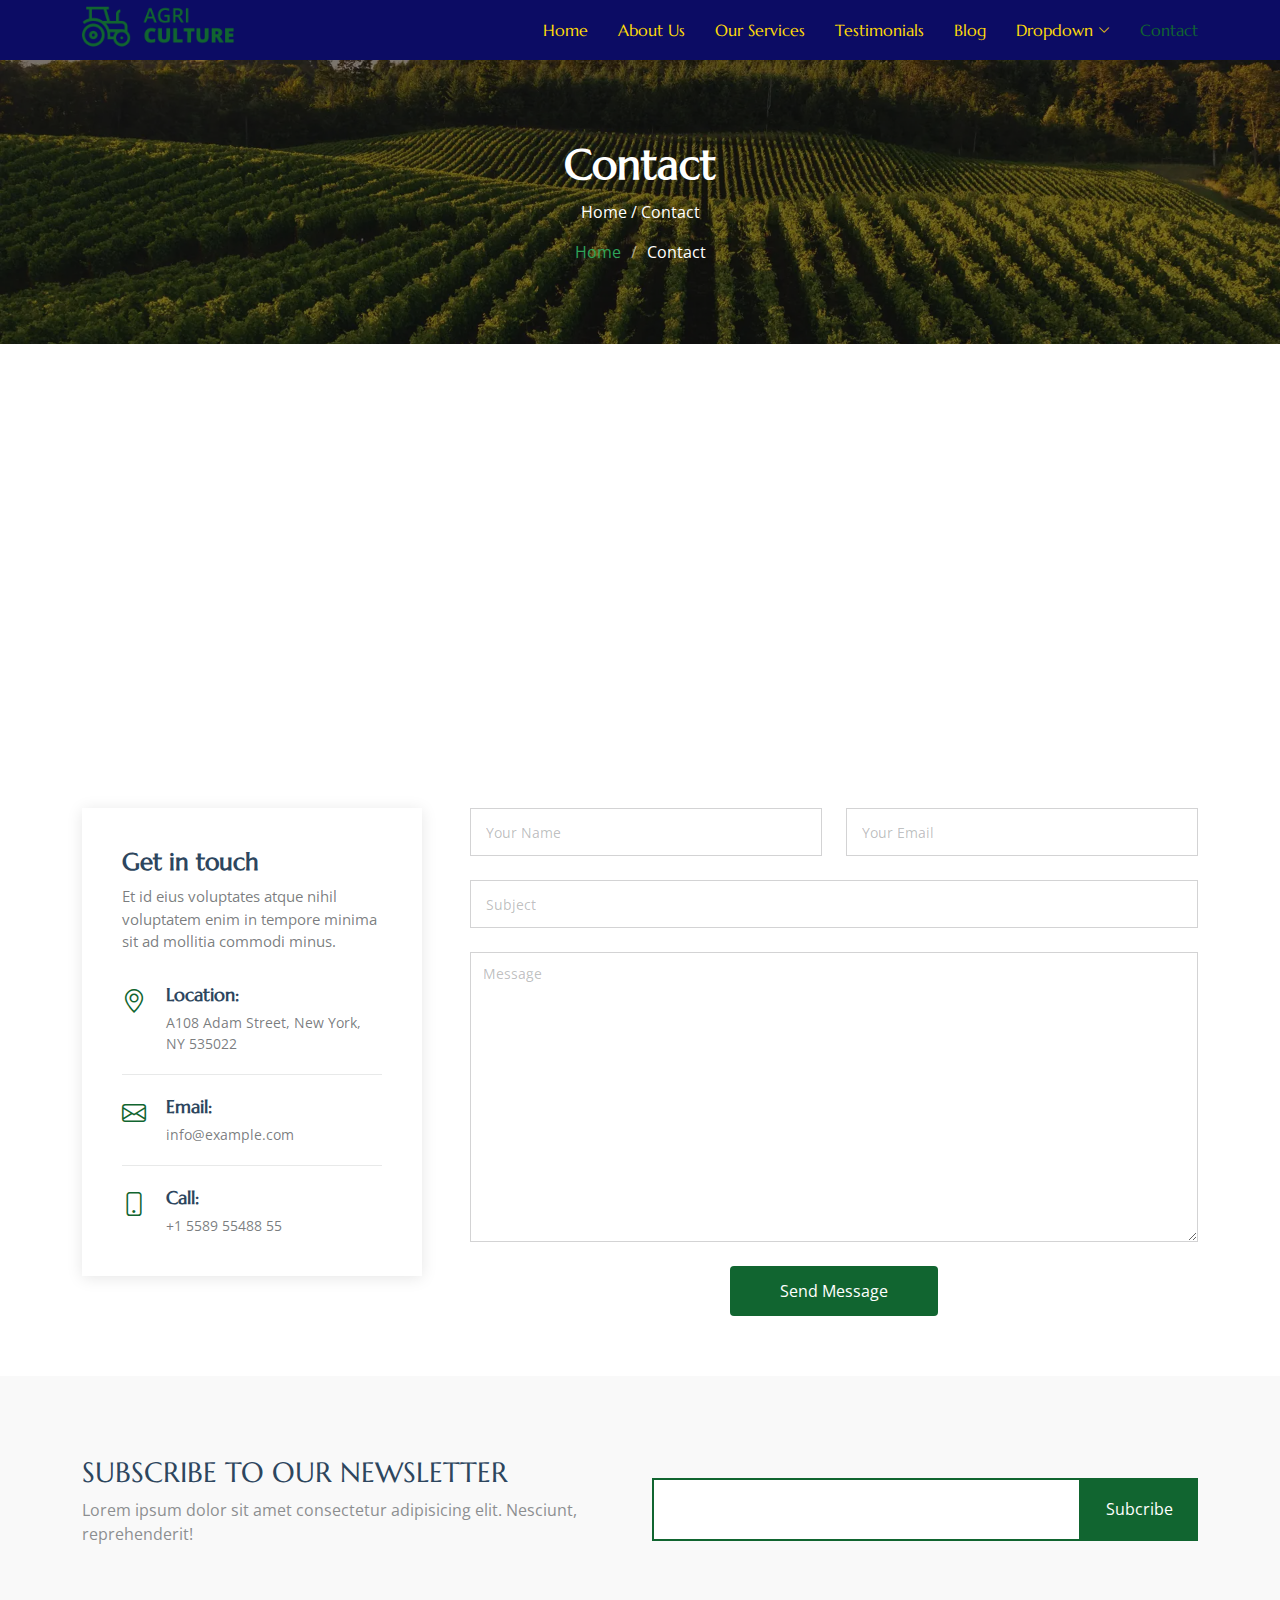
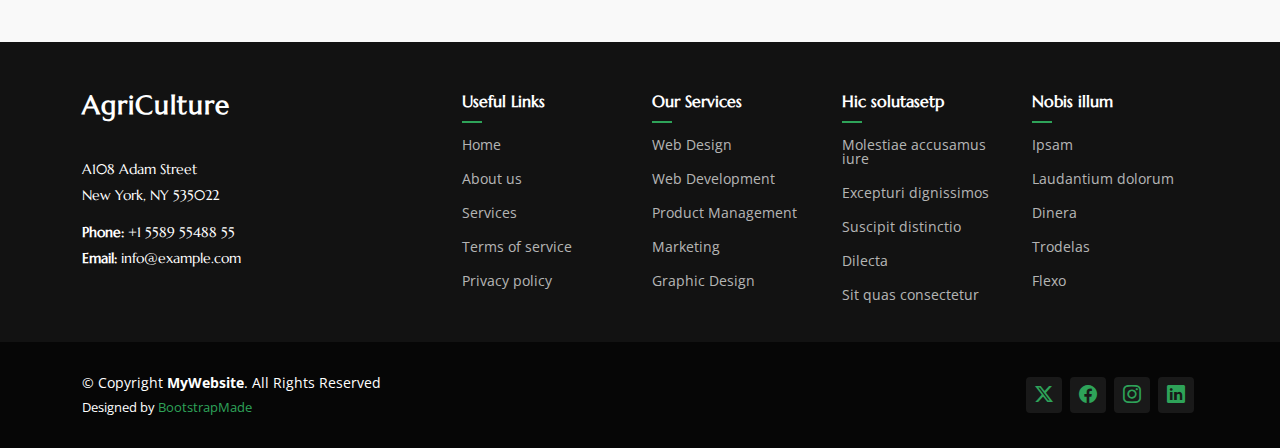
<file: contact.html>
<!DOCTYPE html>
<html lang="en">

<head>
  <meta charset="utf-8">
  <meta content="width=device-width, initial-scale=1.0" name="viewport">
  <title>Contact - AgriCulture Bootstrap Template</title>
  <meta name="description" content="">
  <meta name="keywords" content="">

  <!-- Favicons -->
  <link href="assets/img/favicon.png" rel="icon">
  <link href="assets/img/apple-touch-icon.png" rel="apple-touch-icon">

  <!-- Fonts -->
  <link href="https://fonts.googleapis.com" rel="preconnect">
  <link href="https://fonts.gstatic.com" rel="preconnect" crossorigin>
  <link href="https://fonts.googleapis.com/css2?family=Open+Sans:ital,wght@0,300;0,400;0,500;0,600;0,700;0,800;1,300;1,400;1,500;1,600;1,700;1,800&family=Marcellus:wght@400&display=swap" rel="stylesheet">

  <!-- Vendor CSS Files -->
  <link href="assets/vendor/bootstrap/css/bootstrap.min.css" rel="stylesheet">
  <link href="assets/vendor/bootstrap-icons/bootstrap-icons.css" rel="stylesheet">
  <link href="assets/vendor/aos/aos.css" rel="stylesheet">
  <link href="assets/vendor/swiper/swiper-bundle.min.css" rel="stylesheet">
  <link href="assets/vendor/glightbox/css/glightbox.min.css" rel="stylesheet">

  <!-- Main CSS File -->
  <link href="assets/css/main.css" rel="stylesheet">

  <!-- =======================================================
  * Template Name: AgriCulture
  * Template URL: https://bootstrapmade.com/agriculture-bootstrap-website-template/
  * Updated: Aug 07 2024 with Bootstrap v5.3.3
  * Author: BootstrapMade.com
  * License: https://bootstrapmade.com/license/
  ======================================================== -->
</head>

<body class="contact-page">

  <header id="header" class="header d-flex align-items-center position-relative">
    <div class="container-fluid container-xl position-relative d-flex align-items-center justify-content-between">

      <a href="index.html" class="logo d-flex align-items-center">
        <!-- Uncomment the line below if you also wish to use an image logo -->
        <img src="assets/img/logo.png" alt="AgriCulture">
        <!-- <h1 class="sitename">AgriCulture</h1>  -->
      </a>

      <nav id="navmenu" class="navmenu">
        <ul>
          <li><a href="index.html">Home</a></li>
          <li><a href="about.html">About Us</a></li>
          <li><a href="services.html">Our Services</a></li>
          <li><a href="testimonials.html">Testimonials</a></li>
          <li><a href="blog.html">Blog</a></li>
          <li class="dropdown"><a href="#"><span>Dropdown</span> <i class="bi bi-chevron-down toggle-dropdown"></i></a>
            <ul>
              <li><a href="#">Dropdown 1</a></li>
              <li class="dropdown"><a href="#"><span>Deep Dropdown</span> <i class="bi bi-chevron-down toggle-dropdown"></i></a>
                <ul>
                  <li><a href="#">Deep Dropdown 1</a></li>
                  <li><a href="#">Deep Dropdown 2</a></li>
                  <li><a href="#">Deep Dropdown 3</a></li>
                  <li><a href="#">Deep Dropdown 4</a></li>
                  <li><a href="#">Deep Dropdown 5</a></li>
                </ul>
              </li>
              <li><a href="#">Dropdown 2</a></li>
              <li><a href="#">Dropdown 3</a></li>
              <li><a href="#">Dropdown 4</a></li>
            </ul>
          </li>
          <li><a href="contact.html" class="active">Contact</a></li>
        </ul>
        <i class="mobile-nav-toggle d-xl-none bi bi-list"></i>
      </nav>

    </div>
  </header>

  <main class="main">

    <!-- Page Title -->
    <div class="page-title dark-background" data-aos="fade" style="background-image: url(assets/img/page-title-bg.webp);">
      <div class="container position-relative">
        <h1>Contact</h1>
        <p>
          Home
          /
          Contact
        </p>
        <nav class="breadcrumbs">
          <ol>
            <li><a href="index.html">Home</a></li>
            <li class="current">Contact</li>
          </ol>
        </nav>
      </div>
    </div><!-- End Page Title -->

    <!-- Contact Section -->
    <section id="contact" class="contact section">

      <div class="mb-5">
        <iframe style="width: 100%; height: 400px;" src="https://www.google.com/maps/embed?pb=!1m14!1m8!1m3!1d12097.433213460943!2d-74.0062269!3d40.7101282!3m2!1i1024!2i768!4f13.1!3m3!1m2!1s0x0%3A0xb89d1fe6bc499443!2sDowntown+Conference+Center!5e0!3m2!1smk!2sbg!4v1539943755621" frameborder="0" allowfullscreen=""></iframe>
      </div><!-- End Google Maps -->

      <div class="container" data-aos="fade">

        <div class="row gy-5 gx-lg-5">

          <div class="col-lg-4">

            <div class="info">
              <h3>Get in touch</h3>
              <p>Et id eius voluptates atque nihil voluptatem enim in tempore minima sit ad mollitia commodi minus.</p>

              <div class="info-item d-flex">
                <i class="bi bi-geo-alt flex-shrink-0"></i>
                <div>
                  <h4>Location:</h4>
                  <p>A108 Adam Street, New York, NY 535022</p>
                </div>
              </div><!-- End Info Item -->

              <div class="info-item d-flex">
                <i class="bi bi-envelope flex-shrink-0"></i>
                <div>
                  <h4>Email:</h4>
                  <p>info@example.com</p>
                </div>
              </div><!-- End Info Item -->

              <div class="info-item d-flex">
                <i class="bi bi-phone flex-shrink-0"></i>
                <div>
                  <h4>Call:</h4>
                  <p>+1 5589 55488 55</p>
                </div>
              </div><!-- End Info Item -->

            </div>

          </div>

          <div class="col-lg-8">
            <form action="forms/contact.php" method="post" role="form" class="php-email-form">
              <div class="row">
                <div class="col-md-6 form-group">
                  <input type="text" name="name" class="form-control" id="name" placeholder="Your Name" required="">
                </div>
                <div class="col-md-6 form-group mt-3 mt-md-0">
                  <input type="email" class="form-control" name="email" id="email" placeholder="Your Email" required="">
                </div>
              </div>
              <div class="form-group mt-3">
                <input type="text" class="form-control" name="subject" id="subject" placeholder="Subject" required="">
              </div>
              <div class="form-group mt-3">
                <textarea class="form-control" name="message" placeholder="Message" required=""></textarea>
              </div>
              <div class="my-3">
                <div class="loading">Loading</div>
                <div class="error-message"></div>
                <div class="sent-message">Your message has been sent. Thank you!</div>
              </div>
              <div class="text-center"><button type="submit">Send Message</button></div>
            </form>
          </div><!-- End Contact Form -->

        </div>

      </div>

    </section><!-- /Contact Section -->

    <!-- Call To Action Section -->
    <section id="call-to-action" class="call-to-action section light-background">

      <div class="content">
        <div class="container">
          <div class="row align-items-center">
            <div class="col-lg-6">
              <h3>Subscribe To Our Newsletter</h3>
              <p class="opacity-50">
                Lorem ipsum dolor sit amet consectetur adipisicing elit.
                Nesciunt, reprehenderit!
              </p>
            </div>
            <div class="col-lg-6">
              <form action="forms/newsletter.php" class="form-subscribe php-email-form">
                <div class="form-group d-flex align-items-stretch">
                  <input type="email" name="email" class="form-control h-100" placeholder="Enter your e-mail">
                  <input type="submit" class="btn btn-secondary px-4" value="Subcribe">
                </div>
                <div class="loading">Loading</div>
                <div class="error-message"></div>
                <div class="sent-message">
                  Your subscription request has been sent. Thank you!
                </div>
              </form>
            </div>
          </div>
        </div>
      </div>
    </section><!-- /Call To Action Section -->

  </main>

  <footer id="footer" class="footer dark-background">

    <div class="footer-top">
      <div class="container">
        <div class="row gy-4">
          <div class="col-lg-4 col-md-6 footer-about">
            <a href="index.html" class="logo d-flex align-items-center">
              <span class="sitename">AgriCulture</span>
            </a>
            <div class="footer-contact pt-3">
              <p>A108 Adam Street</p>
              <p>New York, NY 535022</p>
              <p class="mt-3"><strong>Phone:</strong> <span>+1 5589 55488 55</span></p>
              <p><strong>Email:</strong> <span>info@example.com</span></p>
            </div>
          </div>

          <div class="col-lg-2 col-md-3 footer-links">
            <h4>Useful Links</h4>
            <ul>
              <li><a href="#">Home</a></li>
              <li><a href="#">About us</a></li>
              <li><a href="#">Services</a></li>
              <li><a href="#">Terms of service</a></li>
              <li><a href="#">Privacy policy</a></li>
            </ul>
          </div>

          <div class="col-lg-2 col-md-3 footer-links">
            <h4>Our Services</h4>
            <ul>
              <li><a href="#">Web Design</a></li>
              <li><a href="#">Web Development</a></li>
              <li><a href="#">Product Management</a></li>
              <li><a href="#">Marketing</a></li>
              <li><a href="#">Graphic Design</a></li>
            </ul>
          </div>

          <div class="col-lg-2 col-md-3 footer-links">
            <h4>Hic solutasetp</h4>
            <ul>
              <li><a href="#">Molestiae accusamus iure</a></li>
              <li><a href="#">Excepturi dignissimos</a></li>
              <li><a href="#">Suscipit distinctio</a></li>
              <li><a href="#">Dilecta</a></li>
              <li><a href="#">Sit quas consectetur</a></li>
            </ul>
          </div>

          <div class="col-lg-2 col-md-3 footer-links">
            <h4>Nobis illum</h4>
            <ul>
              <li><a href="#">Ipsam</a></li>
              <li><a href="#">Laudantium dolorum</a></li>
              <li><a href="#">Dinera</a></li>
              <li><a href="#">Trodelas</a></li>
              <li><a href="#">Flexo</a></li>
            </ul>
          </div>

        </div>
      </div>
    </div>

    <div class="copyright text-center">
      <div class="container d-flex flex-column flex-lg-row justify-content-center justify-content-lg-between align-items-center">

        <div class="d-flex flex-column align-items-center align-items-lg-start">
          <div>
            © Copyright <strong><span>MyWebsite</span></strong>. All Rights Reserved
          </div>
          <div class="credits">
            <!-- All the links in the footer should remain intact. -->
            <!-- You can delete the links only if you purchased the pro version. -->
            <!-- Licensing information: https://bootstrapmade.com/license/ -->
            <!-- Purchase the pro version with working PHP/AJAX contact form: https://bootstrapmade.com/herobiz-bootstrap-business-template/ -->
            Designed by <a href="https://bootstrapmade.com/">BootstrapMade</a>
          </div>
        </div>

        <div class="social-links order-first order-lg-last mb-3 mb-lg-0">
          <a href=""><i class="bi bi-twitter-x"></i></a>
          <a href=""><i class="bi bi-facebook"></i></a>
          <a href=""><i class="bi bi-instagram"></i></a>
          <a href=""><i class="bi bi-linkedin"></i></a>
        </div>

      </div>
    </div>

  </footer>

  <!-- Scroll Top -->
  <a href="#" id="scroll-top" class="scroll-top d-flex align-items-center justify-content-center"><i class="bi bi-arrow-up-short"></i></a>

  <!-- Preloader -->
  <div id="preloader"></div>

  <!-- Vendor JS Files -->
  <script src="assets/vendor/bootstrap/js/bootstrap.bundle.min.js"></script>
  <script src="assets/vendor/php-email-form/validate.js"></script>
  <script src="assets/vendor/aos/aos.js"></script>
  <script src="assets/vendor/swiper/swiper-bundle.min.js"></script>
  <script src="assets/vendor/glightbox/js/glightbox.min.js"></script>

  <!-- Main JS File -->
  <script src="assets/js/main.js"></script>

</body>

</html>
</file>
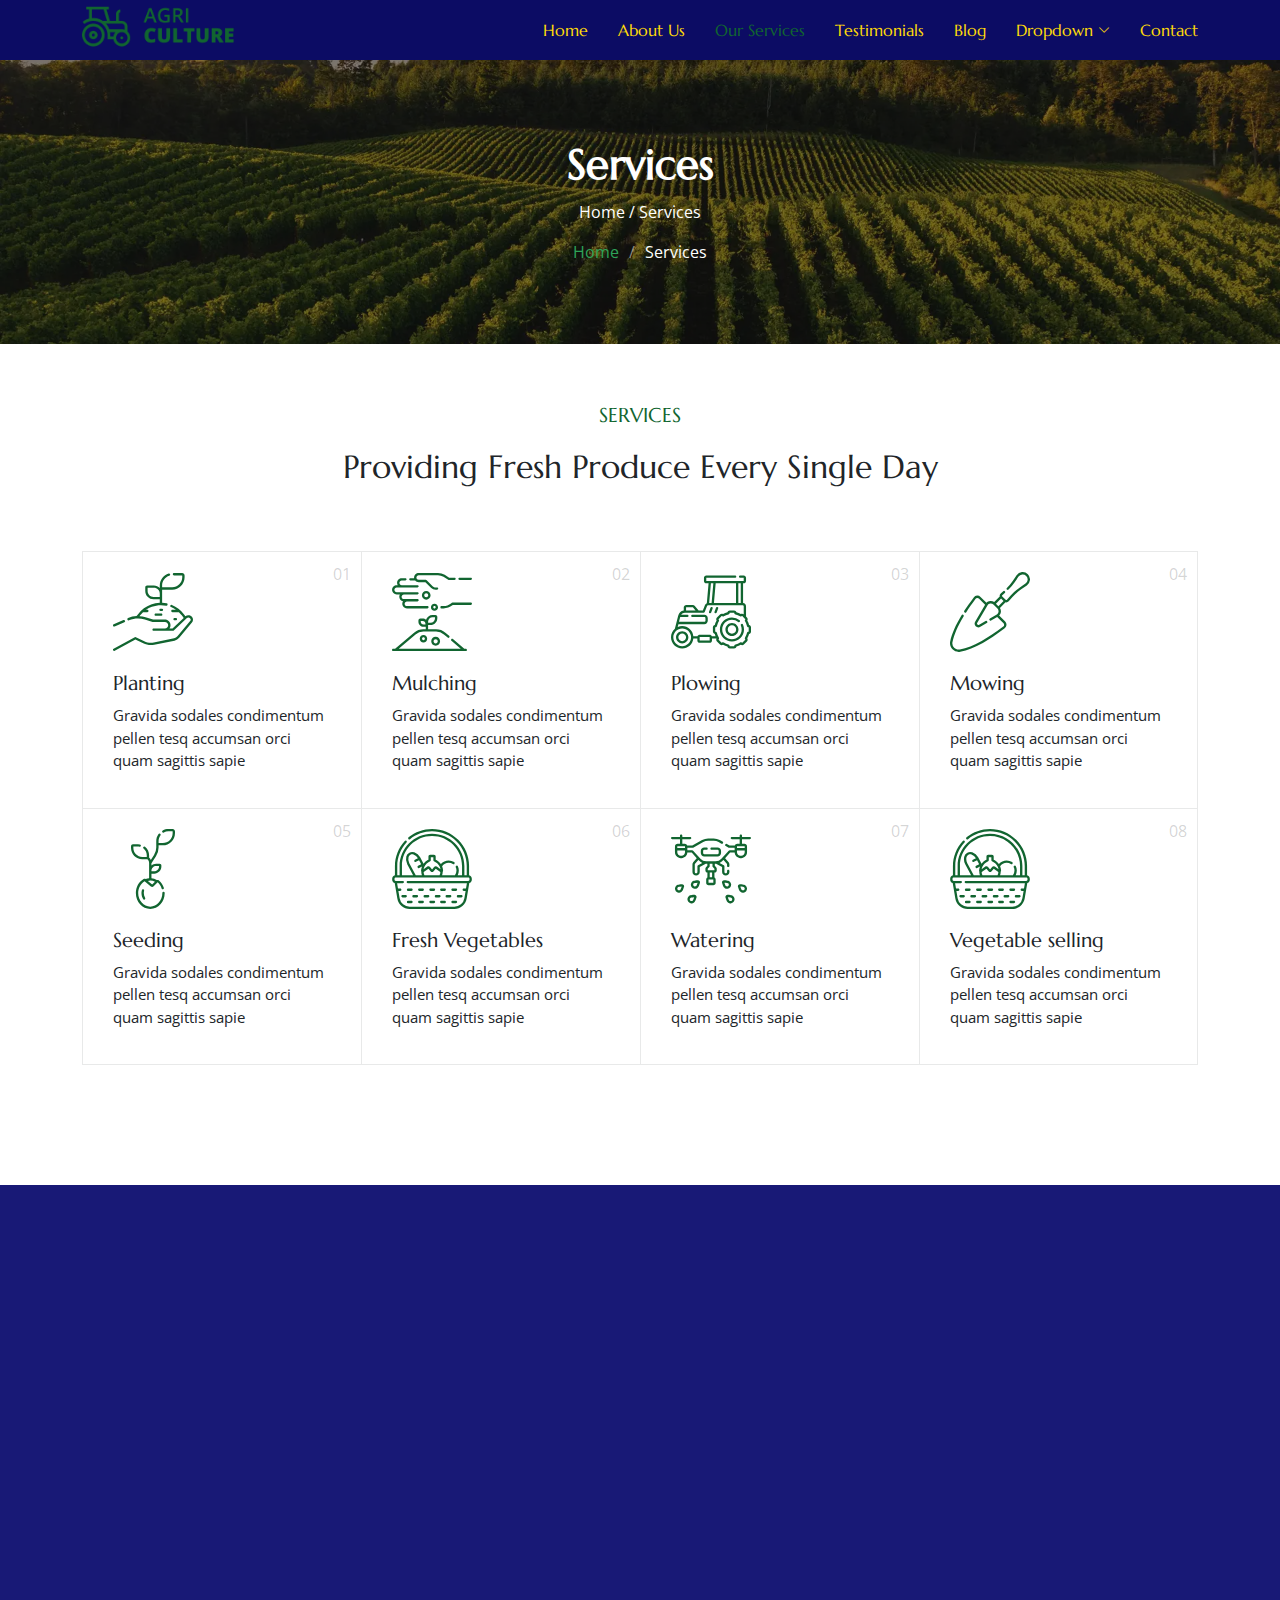
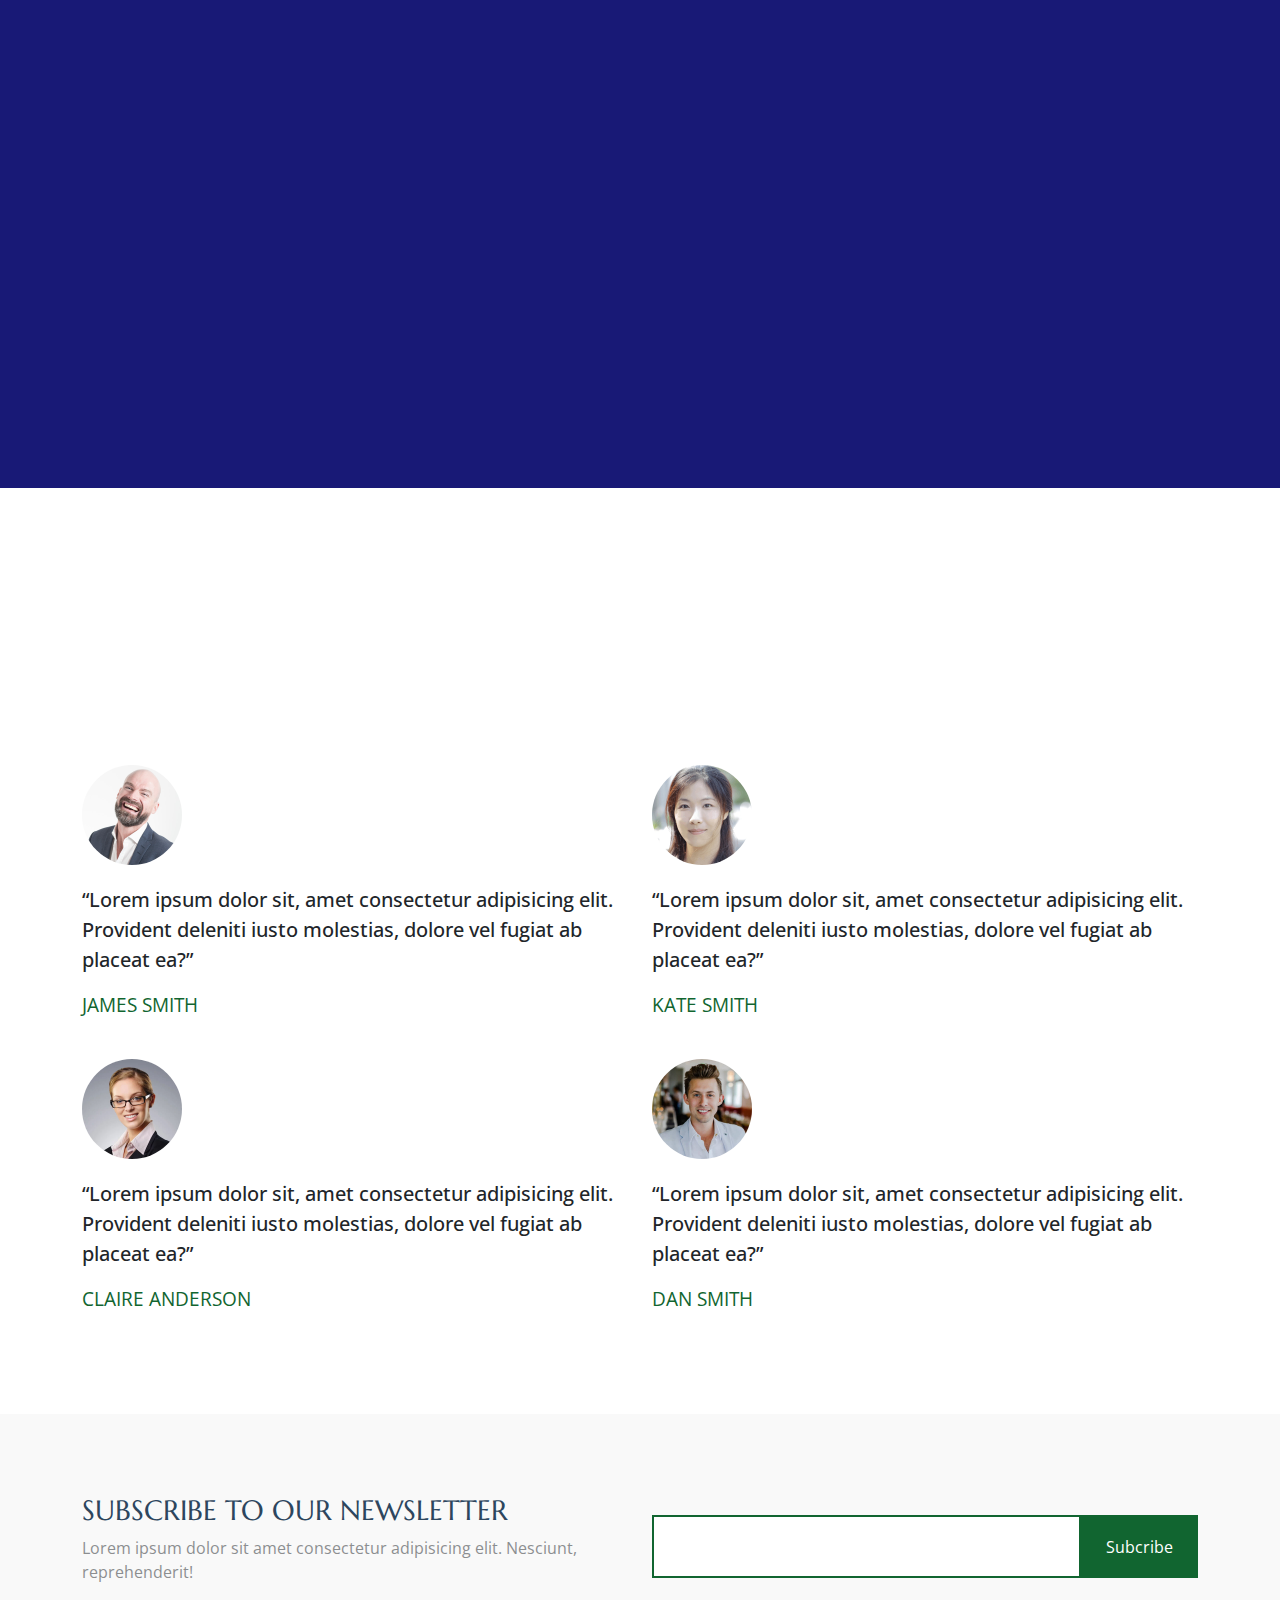
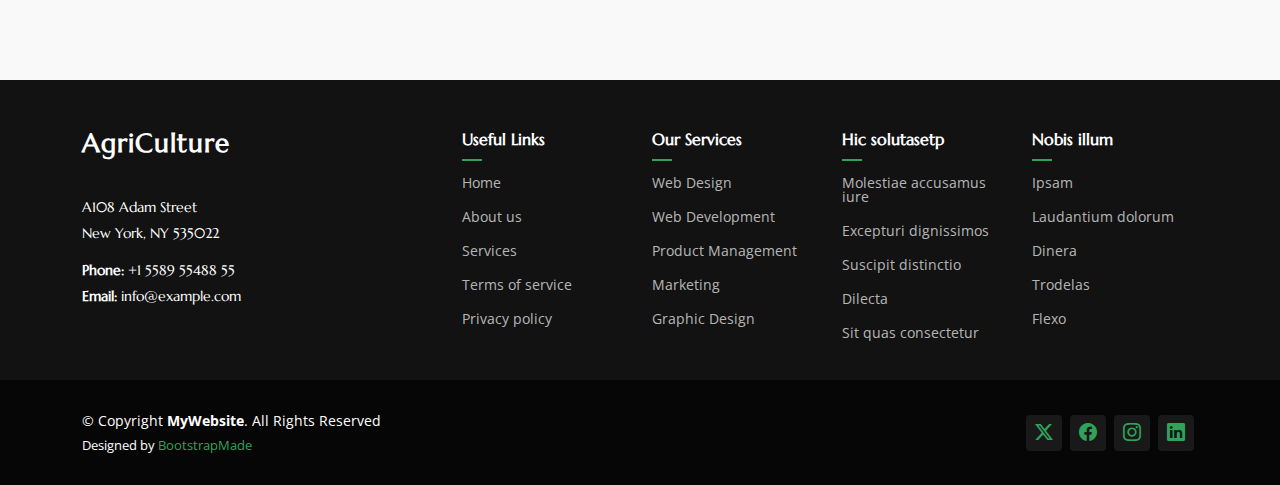
<file: services.html>
<!DOCTYPE html>
<html lang="en">

<head>
  <meta charset="utf-8">
  <meta content="width=device-width, initial-scale=1.0" name="viewport">
  <title>Services - AgriCulture Bootstrap Template</title>
  <meta name="description" content="">
  <meta name="keywords" content="">

  <!-- Favicons -->
  <link href="assets/img/favicon.png" rel="icon">
  <link href="assets/img/apple-touch-icon.png" rel="apple-touch-icon">

  <!-- Fonts -->
  <link href="https://fonts.googleapis.com" rel="preconnect">
  <link href="https://fonts.gstatic.com" rel="preconnect" crossorigin>
  <link href="https://fonts.googleapis.com/css2?family=Open+Sans:ital,wght@0,300;0,400;0,500;0,600;0,700;0,800;1,300;1,400;1,500;1,600;1,700;1,800&family=Marcellus:wght@400&display=swap" rel="stylesheet">

  <!-- Vendor CSS Files -->
  <link href="assets/vendor/bootstrap/css/bootstrap.min.css" rel="stylesheet">
  <link href="assets/vendor/bootstrap-icons/bootstrap-icons.css" rel="stylesheet">
  <link href="assets/vendor/aos/aos.css" rel="stylesheet">
  <link href="assets/vendor/swiper/swiper-bundle.min.css" rel="stylesheet">
  <link href="assets/vendor/glightbox/css/glightbox.min.css" rel="stylesheet">

  <!-- Main CSS File -->
  <link href="assets/css/main.css" rel="stylesheet">

  <!-- =======================================================
  * Template Name: AgriCulture
  * Template URL: https://bootstrapmade.com/agriculture-bootstrap-website-template/
  * Updated: Aug 07 2024 with Bootstrap v5.3.3
  * Author: BootstrapMade.com
  * License: https://bootstrapmade.com/license/
  ======================================================== -->
</head>

<body class="services-page">

  <header id="header" class="header d-flex align-items-center position-relative">
    <div class="container-fluid container-xl position-relative d-flex align-items-center justify-content-between">

      <a href="index.html" class="logo d-flex align-items-center">
        <!-- Uncomment the line below if you also wish to use an image logo -->
        <img src="assets/img/logo.png" alt="AgriCulture">
        <!-- <h1 class="sitename">AgriCulture</h1>  -->
      </a>

      <nav id="navmenu" class="navmenu">
        <ul>
          <li><a href="index.html">Home</a></li>
          <li><a href="about.html">About Us</a></li>
          <li><a href="services.html" class="active">Our Services</a></li>
          <li><a href="testimonials.html">Testimonials</a></li>
          <li><a href="blog.html">Blog</a></li>
          <li class="dropdown"><a href="#"><span>Dropdown</span> <i class="bi bi-chevron-down toggle-dropdown"></i></a>
            <ul>
              <li><a href="#">Dropdown 1</a></li>
              <li class="dropdown"><a href="#"><span>Deep Dropdown</span> <i class="bi bi-chevron-down toggle-dropdown"></i></a>
                <ul>
                  <li><a href="#">Deep Dropdown 1</a></li>
                  <li><a href="#">Deep Dropdown 2</a></li>
                  <li><a href="#">Deep Dropdown 3</a></li>
                  <li><a href="#">Deep Dropdown 4</a></li>
                  <li><a href="#">Deep Dropdown 5</a></li>
                </ul>
              </li>
              <li><a href="#">Dropdown 2</a></li>
              <li><a href="#">Dropdown 3</a></li>
              <li><a href="#">Dropdown 4</a></li>
            </ul>
          </li>
          <li><a href="contact.html">Contact</a></li>
        </ul>
        <i class="mobile-nav-toggle d-xl-none bi bi-list"></i>
      </nav>

    </div>
  </header>

  <main class="main">

    <!-- Page Title -->
    <div class="page-title dark-background" data-aos="fade" style="background-image: url(assets/img/page-title-bg.webp);">
      <div class="container position-relative">
        <h1>Services</h1>
        <p>
          Home
          /
          Services</p>
        <nav class="breadcrumbs">
          <ol>
            <li><a href="index.html">Home</a></li>
            <li class="current">Services</li>
          </ol>
        </nav>
      </div>
    </div><!-- End Page Title -->

    <!-- Services Section -->
    <section id="services" class="services section">

      <!-- Section Title -->
      <div class="container section-title" data-aos="fade-up">
        <h2>SERVICES</h2>
        <p>Providing Fresh Produce Every Single Day</p>
      </div><!-- End Section Title -->
      <div class="content">
        <div class="container">
          <div class="row g-0">
            <div class="col-lg-3 col-md-6">
              <div class="service-item">
                <span class="number">01</span>
                <div class="service-item-icon">
                  <svg xmlns="http://www.w3.org/2000/svg" version="1.1" xmlns:xlink="http://www.w3.org/1999/xlink" width="80" height="80" x="0" y="0" viewBox="0 0 509.435 509.435" style="enable-background: new 0 0 512 512" xml:space="preserve" class="">
                    <g>
                      <path d="M7.506 347.639c.994 0 2.005-.199 2.976-.619l62.037-26.857a7.5 7.5 0 0 0 3.903-9.862 7.5 7.5 0 0 0-9.862-3.903L4.523 333.255a7.501 7.501 0 0 0 2.983 14.384zM500.883 283.197c-10.953-10.952-28.175-11.423-39.689-1.267l-10.034-13.307c-19.783-26.239-46.1-46.623-76.103-58.948a7.5 7.5 0 0 0-5.699 13.875c11.136 4.575 21.708 10.382 31.567 17.249h-22.621c-4.143 0-7.5 3.358-7.5 7.5s3.357 7.5 7.5 7.5h41.188a169.382 169.382 0 0 1 19.691 21.855l11.048 14.652-71.171 67.597h-19.48a35.772 35.772 0 0 0 6.775-20.976c0-19.837-16.139-35.975-35.976-35.975h-75.023l-48.33-15.005a160.871 160.871 0 0 0-37.992-6.934l2.533-3.359a169.852 169.852 0 0 1 19.67-21.855h27.398c4.143 0 7.5-3.358 7.5-7.5s-3.357-7.5-7.5-7.5h-8.848a165.125 165.125 0 0 1 38.01-19.73c28.992-10.532 60.376-12.89 90.754-6.821a7.498 7.498 0 0 0 8.824-5.885 7.5 7.5 0 0 0-5.885-8.824 184.517 184.517 0 0 0-28.616-3.4v-83.727h64.189c43.49 0 78.872-35.382 78.872-78.872V22.488c0-8.712-7.088-15.801-15.801-15.801h-51.729c-4.143 0-7.5 3.358-7.5 7.5s3.357 7.5 7.5 7.5h51.729c.441 0 .801.359.801.801v11.051c0 35.219-28.653 63.872-63.872 63.872h-64.189V85.559c0-28.082 18.793-53.262 45.701-61.234a7.5 7.5 0 1 0-4.261-14.382c-15.972 4.732-30.338 14.681-40.451 28.015-10.46 13.79-15.988 30.25-15.988 47.601v16.416c-9.59-9.839-22.97-15.965-37.762-15.965h-43.432c-6.193 0-11.232 5.039-11.232 11.232v23.629c0 29.093 23.669 52.762 52.763 52.762h39.663v22.475a183.375 183.375 0 0 0-55.199 10.86c-32.974 11.978-61.705 33.297-83.085 61.653l-9.313 12.351a161.07 161.07 0 0 0-54.289 12.692 7.5 7.5 0 0 0-3.949 9.844 7.498 7.498 0 0 0 9.844 3.949c31.858-13.616 67.62-15.458 100.696-5.188l49.416 15.343c.72.224 1.47.337 2.224.337h76.161c11.566 0 20.976 9.409 20.976 20.975s-9.409 20.976-20.976 20.976h-71.803c-4.143 0-7.5 3.358-7.5 7.5s3.357 7.5 7.5 7.5h123.477a7.5 7.5 0 0 0 5.165-2.062l83.48-79.289c5.56-5.279 14.158-5.167 19.577.252a13.957 13.957 0 0 1 .853 18.9l-80.942 97.046a37.161 37.161 0 0 1-21.112 12.581L259.57 448.474c-20.377 4.113-41.89 1.365-60.575-7.739l-53.332-25.982a7.507 7.507 0 0 0-6.884.162L3.903 488.665a7.5 7.5 0 0 0 7.197 13.161l131.475-71.888 49.849 24.285c21.631 10.538 46.53 13.72 70.114 8.957l129.506-26.146a52.209 52.209 0 0 0 29.663-17.677l80.942-97.046c9.682-11.61 8.923-28.426-1.766-39.114zM258.212 158.634c-20.822 0-37.763-16.94-37.763-37.762V101.01h39.664c20.822 0 37.762 16.94 37.762 37.762v19.861h-39.663z" fill="currentColor" opacity="1" data-original="currentColor"></path>
                      <path d="M319.171 240.778a7.5 7.5 0 0 0-7.5-7.5h-9.43c-4.143 0-7.5 3.358-7.5 7.5s3.357 7.5 7.5 7.5h9.43a7.5 7.5 0 0 0 7.5-7.5zM272.068 264.08c-4.143 0-7.5 3.358-7.5 7.5s3.357 7.5 7.5 7.5h34.888c4.143 0 7.5-3.358 7.5-7.5s-3.357-7.5-7.5-7.5zM400.305 307.996c4.143 0 7.5-3.358 7.5-7.5s-3.357-7.5-7.5-7.5h-8.172c-4.143 0-7.5 3.358-7.5 7.5s3.357 7.5 7.5 7.5z" fill="currentColor" opacity="1" data-original="currentColor"></path>
                    </g>
                  </svg>
                </div>
                <div class="service-item-content">
                  <h3 class="service-heading">Planting</h3>
                  <p>
                    Gravida sodales condimentum pellen tesq accumsan orci quam
                    sagittis sapie
                  </p>
                </div>
              </div>
            </div>
            <div class="col-lg-3 col-md-6">
              <div class="service-item">
                <span class="number">02</span>
                <div class="service-item-icon">
                  <svg xmlns="http://www.w3.org/2000/svg" version="1.1" xmlns:xlink="http://www.w3.org/1999/xlink" width="80" height="80" x="0" y="0" viewBox="0 0 514.314 514.314" style="enable-background: new 0 0 512 512" xml:space="preserve" class="">
                    <g>
                      <path d="M434.176 51.297h72.639c4.143 0 7.5-3.358 7.5-7.5s-3.357-7.5-7.5-7.5h-72.639c-4.143 0-7.5 3.358-7.5 7.5s3.357 7.5 7.5 7.5zM117.994 54.791h30.852c5.47 6.605 13.729 10.82 22.955 10.82h42.865l35.886 35.886c8.246 8.246 19.209 12.787 30.869 12.787h8.32c4.143 0 7.5-3.358 7.5-7.5s-3.357-7.5-7.5-7.5h-8.32c-7.654 0-14.85-2.981-20.262-8.393l-38.083-38.083a7.5 7.5 0 0 0-5.304-2.197H171.8c-8.159 0-14.797-6.638-14.797-14.797s6.638-14.797 14.797-14.797h123.757a66.756 66.756 0 0 1 35.416 10.157l30.374 18.983a7.497 7.497 0 0 0 3.975 1.14h36.891c4.143 0 7.5-3.358 7.5-7.5s-3.357-7.5-7.5-7.5h-34.739l-28.551-17.843a81.742 81.742 0 0 0-43.365-12.437H171.801c-16.43 0-29.797 13.367-29.797 29.798 0 1.349.099 2.675.273 3.977h-24.283a7.5 7.5 0 1 0 0 14.999zM30.38 144.476h20.344a29.724 29.724 0 0 0-4.003 14.921c0 14.399 10.225 26.453 23.795 29.288a29.746 29.746 0 0 0-4.371 15.555c0 16.499 13.423 29.921 29.921 29.921h131.637a7.5 7.5 0 0 0 7.498-7.688 7.5 7.5 0 0 0-8.307-7.311H96.065c-8.228 0-14.921-6.694-14.921-14.921s6.693-14.921 14.921-14.921H163.9c4.143 0 7.5-3.358 7.5-7.5s-3.357-7.5-7.5-7.5H76.643c-8.228 0-14.922-6.694-14.922-14.921s6.694-14.921 14.922-14.921H163.9c4.143 0 7.5-3.358 7.5-7.5s-3.357-7.5-7.5-7.5H30.38c-8.228 0-14.921-6.694-14.921-14.921s6.693-14.921 14.921-14.921H163.9c4.143 0 7.5-3.358 7.5-7.5s-3.357-7.5-7.5-7.5H62.547c-8.228 0-14.921-6.694-14.921-14.921s6.693-14.921 14.921-14.921h23.485c4.143 0 7.5-3.358 7.5-7.5s-3.357-7.5-7.5-7.5H62.547c-16.498 0-29.921 13.423-29.921 29.921a29.719 29.719 0 0 0 4.003 14.921H30.38C13.882 84.636.459 98.059.459 114.557s13.423 29.919 29.921 29.919zM506.814 196.74H389.248a7.497 7.497 0 0 0-4.629 1.599l-5.613 4.403c-13.495 10.588-30.375 16.42-47.529 16.42h-12.272a7.5 7.5 0 0 0-8.309 7.5 7.5 7.5 0 0 0 7.5 7.5h13.081c20.496 0 40.664-6.967 56.788-19.618l3.574-2.804h114.976a7.5 7.5 0 1 0-.001-15z" fill="currentColor" opacity="1" data-original="currentColor" class=""></path>
                      <path d="M192.215 150.164c0 15.372 12.506 27.878 27.878 27.878s27.879-12.506 27.879-27.878-12.507-27.878-27.879-27.878-27.878 12.506-27.878 27.878zm40.757 0c0 7.101-5.777 12.878-12.879 12.878-7.101 0-12.878-5.777-12.878-12.878s5.777-12.878 12.878-12.878c7.101-.001 12.879 5.777 12.879 12.878zM273.049 203.771c-12.599 0-22.848 10.25-22.848 22.848s10.249 22.847 22.848 22.847 22.848-10.249 22.848-22.847-10.25-22.848-22.848-22.848zm0 30.695c-4.327 0-7.848-3.52-7.848-7.847s3.521-7.848 7.848-7.848 7.848 3.521 7.848 7.848-3.521 7.847-7.848 7.847zM474.178 493.298h-9.202l-73.199-62.323c-3.155-2.686-7.888-2.305-10.573.849s-2.305 7.887.849 10.572l59.785 50.902H43.105l108.164-92.092a77.855 77.855 0 0 1 50.423-18.558h81.558a77.851 77.851 0 0 1 50.423 18.558l24.029 20.458a7.498 7.498 0 0 0 10.573-.849 7.5 7.5 0 0 0-.849-10.572l-24.029-20.458a92.867 92.867 0 0 0-60.147-22.137h-51.158v-26.806h15.44c24.205 0 43.896-19.692 43.896-43.897v-8.808c0-6.785-5.52-12.305-12.305-12.305h-18.135c-19.99 0-36.891 13.437-42.174 31.749-5.716-4.945-13.156-7.947-21.29-7.947h-15.061c-6.942 0-12.591 5.648-12.591 12.592v7.399c0 17.97 14.619 32.589 32.589 32.589h14.629v15.433h-15.399a92.867 92.867 0 0 0-60.147 22.137L19.967 493.298H7.5c-4.143 0-7.5 3.358-7.5 7.5s3.357 7.5 7.5 7.5h466.678a7.5 7.5 0 0 0 0-15zM232.092 319.73c0-15.934 12.963-28.897 28.897-28.897h15.439v6.112c0 15.934-12.963 28.897-28.896 28.897h-15.44zm-16.978 17.485h-12.651c-9.698 0-17.589-7.89-17.589-17.589v-4.991h12.651c9.698 0 17.589 7.89 17.589 17.589z" fill="currentColor" opacity="1" data-original="currentColor" class=""></path>
                      <path d="M178.358 429.065c0 13.218 10.754 23.972 23.972 23.972s23.972-10.753 23.972-23.972-10.754-23.972-23.972-23.972-23.972 10.753-23.972 23.972zm32.944 0c0 4.947-4.024 8.972-8.972 8.972s-8.972-4.025-8.972-8.972 4.024-8.972 8.972-8.972 8.972 4.024 8.972 8.972zM252.23 445.536c0 15.706 12.777 28.484 28.483 28.484s28.484-12.778 28.484-28.484-12.778-28.484-28.484-28.484-28.483 12.778-28.483 28.484zm41.968 0c0 7.435-6.049 13.484-13.484 13.484s-13.483-6.049-13.483-13.484 6.049-13.484 13.483-13.484c7.435 0 13.484 6.049 13.484 13.484z" fill="currentColor" opacity="1" data-original="currentColor" class=""></path>
                    </g>
                  </svg>
                </div>
                <div class="service-item-content">
                  <h3 class="service-heading">Mulching</h3>
                  <p>
                    Gravida sodales condimentum pellen tesq accumsan orci quam
                    sagittis sapie
                  </p>
                </div>
              </div>
            </div>
            <div class="col-lg-3 col-md-6">
              <div class="service-item">
                <span class="number">03</span>
                <div class="service-item-icon">
                  <svg xmlns="http://www.w3.org/2000/svg" version="1.1" xmlns:xlink="http://www.w3.org/1999/xlink" width="80" height="80" x="0" y="0" viewBox="0 0 516.53 516.53" style="enable-background: new 0 0 512 512" xml:space="preserve" class="">
                    <g>
                      <path d="M504.085 341.447a113.617 113.617 0 0 0-11.524-27.805c3.866-6.212 3.104-14.506-2.288-19.897l-5.804-5.804v-67.388c0-10.907-8.398-19.878-19.066-20.817V73.099h4.012c8.301 0 15.054-6.753 15.054-15.054V37.599c0-8.301-6.753-15.054-15.054-15.054h-23.242a7.5 7.5 0 0 0 0 15l23.296.054-.054 20.5-241.554-.054.054-20.5H414.21a7.5 7.5 0 0 0 0-15H227.916c-8.301 0-15.054 6.753-15.054 15.054v20.446c0 8.301 6.753 15.054 15.054 15.054h14.719L231.27 201.13c-5.215 2.077-9.463 6.215-11.642 11.675l-14.014 35.128h-27.323l-24.417-28.857a16.73 16.73 0 0 0-12.795-5.936H99.071c-9.242 0-16.761 7.519-16.761 16.761v18.66a44.759 44.759 0 0 0-35.97 33.278L24.937 367.09C9.676 380.359 0 399.894 0 421.658c0 39.881 32.446 72.327 72.328 72.327 37.349 0 68.174-28.457 71.938-64.827h25.905v12.546c0 8.282 6.738 15.02 15.02 15.02h64.364c8.282 0 15.02-6.738 15.02-15.02v-12.546h29.374c-3.278 6.098-2.356 13.875 2.785 19.016l19.555 19.554a16 16 0 0 0 11.388 4.718c3.045 0 5.961-.839 8.506-2.431a113.556 113.556 0 0 0 27.808 11.525c1.662 7.123 8.064 12.445 15.686 12.445h27.655c7.602 0 13.99-5.293 15.672-12.441a113.582 113.582 0 0 0 27.814-11.525 15.986 15.986 0 0 0 8.514 2.427c4.302 0 8.346-1.675 11.388-4.717l19.555-19.555c5.396-5.396 6.156-13.7 2.29-19.901a113.607 113.607 0 0 0 11.522-27.801c7.123-1.662 12.445-8.064 12.445-15.686v-27.655c-.002-7.621-5.324-14.023-12.447-15.684zm-53.681-141.805h-15.681V73.099h15.681zM419.723 73.099v126.543h-142.46l11.233-126.543zm-146.286 0-11.233 126.543h-15.743l11.234-126.543zM99.071 228.14h42.008c.519 0 1.008.227 1.344.624l16.219 19.169H97.311v-18.032c0-.971.79-1.761 1.76-1.761zm-51.11 108.845h167.157c12.315 0 22.334-10.019 22.334-22.334v-16.152c0-12.315-10.019-22.334-22.334-22.334h-77.364a7.5 7.5 0 0 0 0 15h77.364c4.044 0 7.334 3.29 7.334 7.334v16.152c0 4.044-3.29 7.334-7.334 7.334H51.727l7.738-30.821h46.327a7.5 7.5 0 0 0 0-15h-40.76a29.774 29.774 0 0 1 24.779-13.231h120.886a7.5 7.5 0 0 0 6.966-4.721l15.897-39.849a5.883 5.883 0 0 1 5.49-3.721h224.51a5.916 5.916 0 0 1 5.91 5.91v52.522c-5.348-4.343-12.853-4.747-18.636-1.165a113.598 113.598 0 0 0-27.818-11.532c-1.662-7.123-8.063-12.445-15.685-12.445h-27.655c-7.602 0-13.99 5.294-15.672 12.441a113.583 113.583 0 0 0-27.818 11.527c-6.213-3.868-14.506-3.104-19.897 2.288l-19.555 19.555c-5.375 5.375-6.149 13.637-2.28 19.884a113.572 113.572 0 0 0-11.531 27.818c-7.123 1.662-12.445 8.063-12.445 15.685v27.655c0 7.602 5.293 13.99 12.441 15.672 1.242 4.67 2.784 9.24 4.603 13.699h-24.12c-2.277-5.402-7.626-9.204-13.847-9.204h-64.364c-6.221 0-11.569 3.802-13.847 9.204h-27.078c-3.764-36.371-34.589-64.828-71.938-64.828a71.896 71.896 0 0 0-28.994 6.086zm24.367 142c-31.61 0-57.328-25.717-57.328-57.327s25.717-57.328 57.328-57.328 57.327 25.717 57.327 57.328-25.717 57.327-57.327 57.327zm177.24-37.262h-.013l-64.384-.02.02-21.75 64.384.02zm251.962-56.937c0 .609-.496 1.105-1.189 1.105-4.816 0-8.956 3.287-10.065 7.992a98.695 98.695 0 0 1-12.139 29.288c-2.543 4.113-1.939 9.365 1.447 12.75l.084.084a1.105 1.105 0 0 1 0 1.562l-19.555 19.555a1.085 1.085 0 0 1-.781.323c-.208 0-.514-.056-.761-.303a3.326 3.326 0 0 0-.084-.084c-3.406-3.407-8.658-4.01-12.77-1.467a98.657 98.657 0 0 1-29.288 12.138c-4.706 1.11-7.992 5.25-7.992 10.15 0 .609-.496 1.105-1.104 1.105h-27.655c-.609 0-1.105-.496-1.105-1.189 0-4.816-3.287-8.956-7.992-10.066a98.69 98.69 0 0 1-29.287-12.137 10.35 10.35 0 0 0-5.455-1.561c-2.68 0-5.338 1.049-7.38 3.091a1.085 1.085 0 0 1-.781.323c-.208 0-.513-.056-.781-.324l-19.555-19.555c-.431-.431-.431-1.132.064-1.627 3.406-3.406 4.009-8.657 1.466-12.77a98.66 98.66 0 0 1-12.138-29.287c-1.11-4.706-5.25-7.992-10.15-7.992a1.107 1.107 0 0 1-1.105-1.105V357.13c0-.609.496-1.104 1.189-1.104 4.816 0 8.956-3.287 10.066-7.992a98.661 98.661 0 0 1 12.138-29.288c2.542-4.112 1.939-9.364-1.531-12.833a1.106 1.106 0 0 1 0-1.563l19.555-19.555c.431-.431 1.132-.431 1.626.064 3.407 3.408 8.658 4.011 12.77 1.467a98.666 98.666 0 0 1 29.288-12.138c4.706-1.11 7.992-5.25 7.992-10.15 0-.609.496-1.105 1.105-1.105h27.655c.609 0 1.104.496 1.104 1.189 0 4.816 3.287 8.956 7.992 10.066a98.664 98.664 0 0 1 29.288 12.139c4.113 2.543 9.365 1.939 12.833-1.531a1.107 1.107 0 0 1 1.563 0l19.555 19.555c.431.431.431 1.132-.062 1.625-3.408 3.406-4.012 8.658-1.468 12.771a98.666 98.666 0 0 1 12.138 29.288c1.11 4.706 5.25 7.992 10.066 7.992h.084c.609 0 1.105.496 1.105 1.104z" fill="currentColor" opacity="1" data-original="currentColor" class=""></path>
                      <path d="M454.895 335.721a7.5 7.5 0 0 0-3.834 9.889 62.412 62.412 0 0 1 5.335 25.349c0 34.678-28.213 62.891-62.891 62.891s-62.891-28.213-62.891-62.891c0-34.679 28.213-62.892 62.891-62.892a62.934 62.934 0 0 1 40.397 14.703 7.5 7.5 0 0 0 10.566-.923 7.5 7.5 0 0 0-.923-10.566 77.96 77.96 0 0 0-50.041-18.213c-42.949 0-77.891 34.942-77.891 77.892 0 42.949 34.942 77.891 77.891 77.891s77.891-34.942 77.891-77.891c0-10.895-2.224-21.46-6.611-31.403a7.5 7.5 0 0 0-9.889-3.836zM72.328 381.807c-21.974 0-39.851 17.877-39.851 39.851s17.877 39.851 39.851 39.851 39.851-17.877 39.851-39.851-17.878-39.851-39.851-39.851zm0 64.702c-13.703 0-24.851-11.148-24.851-24.851s11.148-24.851 24.851-24.851 24.851 11.148 24.851 24.851-11.149 24.851-24.851 24.851z" fill="currentColor" opacity="1" data-original="currentColor" class=""></path>
                      <path d="M393.504 328.829c-23.23 0-42.13 18.899-42.13 42.13 0 23.23 18.899 42.129 42.13 42.129s42.13-18.899 42.13-42.129-18.9-42.13-42.13-42.13zm0 69.26c-14.959 0-27.13-12.17-27.13-27.129s12.17-27.13 27.13-27.13 27.13 12.17 27.13 27.13c0 14.958-12.171 27.129-27.13 27.129zM249.861 265.585a7.487 7.487 0 0 0 2.663.491 7.503 7.503 0 0 0 7.013-4.838l9.438-24.841a7.5 7.5 0 0 0-14.022-5.328l-9.438 24.841a7.499 7.499 0 0 0 4.346 9.675zM285.384 265.585a7.487 7.487 0 0 0 2.663.491 7.502 7.502 0 0 0 7.012-4.838l9.439-24.841a7.5 7.5 0 0 0-4.347-9.675 7.5 7.5 0 0 0-9.675 4.347l-9.439 24.841a7.5 7.5 0 0 0 4.347 9.675z" fill="currentColor" opacity="1" data-original="currentColor" class=""></path>
                    </g>
                  </svg>
                </div>
                <div class="service-item-content">
                  <h3 class="service-heading">Plowing</h3>
                  <p>
                    Gravida sodales condimentum pellen tesq accumsan orci quam
                    sagittis sapie
                  </p>
                </div>
              </div>
            </div>
            <div class="col-lg-3 col-md-6">
              <div class="service-item">
                <span class="number">04</span>
                <div class="service-item-icon">
                  <svg xmlns="http://www.w3.org/2000/svg" version="1.1" xmlns:xlink="http://www.w3.org/1999/xlink" width="80" height="80" x="0" y="0" viewBox="0 0 509.389 509.389" style="enable-background: new 0 0 512 512" xml:space="preserve" class="">
                    <g>
                      <path d="M495.69 14.267A46.636 46.636 0 0 0 458.364.766a46.637 46.637 0 0 0-34.257 20.05l-24.614 35.749a309.594 309.594 0 0 1-37.289 44.521 7.5 7.5 0 0 0 10.544 10.668 324.596 324.596 0 0 0 39.1-46.684l24.614-35.749a31.674 31.674 0 0 1 23.268-13.618 31.66 31.66 0 0 1 25.354 9.17 31.681 31.681 0 0 1 9.171 25.355 31.679 31.679 0 0 1-13.618 23.267l-35.75 24.615a324.066 324.066 0 0 0-59.859 53.246l-22.502 25.667a5.412 5.412 0 0 1-3.933 1.86c-1.518.071-2.966-.518-4.047-1.599l-21.873-21.872c-1.081-1.082-1.649-2.52-1.599-4.048s.711-2.925 1.86-3.933l15.802-13.854a7.5 7.5 0 0 0-9.889-11.279l-15.802 13.854a20.546 20.546 0 0 0-6.964 14.719 20.37 20.37 0 0 0 .64 5.69l-35.241 35.241c-7.726-5.323-17.119-7.656-26.65-6.449-8.734 1.104-16.614 5.058-22.612 11.157l-37.903-37.903a28.552 28.552 0 0 0-22.3-8.292 28.547 28.547 0 0 0-20.847 11.457c-23.749 31.972-43.447 60.009-60.222 85.713a7.5 7.5 0 0 0 6.275 11.6 7.495 7.495 0 0 0 6.288-3.402c16.606-25.447 36.135-53.239 59.7-84.966a13.562 13.562 0 0 1 9.903-5.441 13.585 13.585 0 0 1 10.595 3.939l39.789 39.789-63.489 107.398c-5.606 9.484-4.179 21.121 3.554 28.957 4.724 4.785 10.89 7.271 17.211 7.271 4.233-.001 8.536-1.115 12.519-3.399l40.792-24.114a7.499 7.499 0 1 0-7.632-12.912l-40.706 24.064c-4.745 2.723-9.055 1.038-11.506-1.446-1.129-1.144-4.561-5.302-1.318-10.787L239.37 211.63c3.736-6.32 10.058-10.474 17.342-11.395 7.292-.918 14.44 1.529 19.633 6.722l25.938 25.938c5.187 5.186 7.654 12.36 6.771 19.686-.878 7.28-4.911 13.598-10.99 17.288l-44.019 26.021a7.5 7.5 0 0 0 7.632 12.912l38.725-22.893 40.397 40.396a13.558 13.558 0 0 1 3.938 10.564 13.606 13.606 0 0 1-5.428 9.926c-54.818 40.993-97.27 69.301-137.646 91.785-50.099 27.898-95.647 45.713-139.25 54.462-13.202 2.648-26.235-1.337-35.759-10.935a40.033 40.033 0 0 1-10.799-36.472c10.129-48.517 33.232-101.845 70.63-163.033a7.501 7.501 0 0 0-12.799-7.823c-38.309 62.679-62.028 117.563-72.515 167.79-3.796 18.186 1.75 36.916 14.835 50.103 10.368 10.45 24.27 16.146 38.625 16.145 3.564 0 7.159-.352 10.732-1.068 45.149-9.06 92.12-27.398 143.597-56.063 40.984-22.823 83.956-51.469 139.331-92.878a28.597 28.597 0 0 0 11.407-20.864 28.554 28.554 0 0 0-8.292-22.245l-38.525-38.525c6.079-6.031 10.002-13.987 11.063-22.799 1.106-9.18-1.037-18.215-5.937-25.753l35.39-35.39a20.4 20.4 0 0 0 5.022.654 20.546 20.546 0 0 0 15.384-6.975l22.502-25.667a309.032 309.032 0 0 1 57.086-50.779l35.749-24.614a46.635 46.635 0 0 0 20.05-34.256 46.63 46.63 0 0 0-13.5-37.328zM340.732 184.685l-32.723 32.723-15.459-15.459 32.723-32.723z" fill="currentColor" opacity="1" data-original="currentColor"></path>
                    </g>
                  </svg>
                </div>
                <div class="service-item-content">
                  <h3 class="service-heading">Mowing</h3>
                  <p>
                    Gravida sodales condimentum pellen tesq accumsan orci quam
                    sagittis sapie
                  </p>
                </div>
              </div>
            </div>

            <div class="col-lg-3 col-md-6">
              <div class="service-item">
                <span class="number">05</span>
                <div class="service-item-icon">
                  <svg xmlns="http://www.w3.org/2000/svg" version="1.1" xmlns:xlink="http://www.w3.org/1999/xlink" width="80" height="80" x="0" y="0" viewBox="0 0 513.089 513.089" style="enable-background: new 0 0 512 512" xml:space="preserve" class="">
                    <g>
                      <path d="M194.209 386.877a7.497 7.497 0 0 0-9.15 5.363 75.07 75.07 0 0 0-2.428 18.947c0 13.789 3.615 27 10.454 38.204a7.494 7.494 0 0 0 10.308 2.495 7.5 7.5 0 0 0 2.494-10.309c-5.401-8.851-8.257-19.359-8.257-30.39a60.09 60.09 0 0 1 1.941-15.16 7.497 7.497 0 0 0-5.362-9.15z" fill="currentColor" opacity="1" data-original="currentColor"></path>
                      <path d="M382.56 0h-27.319c-12.654 0-25.236 3.119-36.386 9.021a7.5 7.5 0 0 0 7.018 13.258c9.124-4.83 19.005-7.278 29.368-7.278h27.222v12.022c0 34.679-28.213 62.892-62.892 62.892h-27.222V77.893c0-13.309 4.12-26.038 11.914-36.811a7.5 7.5 0 0 0-12.153-8.793c-9.657 13.347-14.762 29.117-14.762 45.604V119.154a88.294 88.294 0 0 1-14.296 48.23l-20.501 31.543a46.65 46.65 0 0 0-9.615-13.916l-1.273-1.273v-14.053c0-21.604-9.58-41.872-26.284-55.608a7.5 7.5 0 0 0-9.528 11.586c13.226 10.876 20.812 26.922 20.812 44.022v9.66h-29.069c-31.412 0-56.968-25.556-56.968-56.968v-9.66h29.069c3.454 0 6.976.329 10.467.977a7.5 7.5 0 0 0 2.738-14.748 72.57 72.57 0 0 0-13.205-1.229h-31.883c-6.72 0-12.187 5.467-12.187 12.186v12.474c0 39.684 32.284 71.968 71.968 71.968h33.463l1.273 1.273c5.979 5.979 9.271 13.927 9.271 22.381v98.306a79.003 79.003 0 0 0-21.446 5.114c-4.152-2.798-9.597-3.045-13.983-.509-30.558 17.671-49.541 52.263-49.541 90.277 0 56.188 41.481 101.901 92.47 101.901s92.47-45.713 92.47-101.901c0-.237-.004-.473-.009-.709l-.005-.334a7.5 7.5 0 0 0-7.499-7.433h-.068a7.5 7.5 0 0 0-7.433 7.567l.014.909c0 47.917-34.753 86.901-77.47 86.901s-77.47-38.984-77.47-86.901c0-32.212 15.656-61.449 40.948-76.643l40.182 34.094c5.225 4.433 13.1 4.099 17.929-.761l25.512-25.668c11.649 10.022 20.473 23.408 25.562 38.809a7.496 7.496 0 0 0 9.475 4.768 7.5 7.5 0 0 0 4.768-9.474c-6.15-18.613-17.027-34.756-31.454-46.681-4.011-3.317-9.358-3.923-13.824-1.93-10.53-6.377-22.136-10.243-34.128-11.384v-29.695h18.365c25.013 0 45.362-20.35 45.362-45.362v-7.928c0-6.115-4.975-11.089-11.089-11.089h-22.276c-11.667 0-22.318 4.429-30.362 11.693v-13.713l29.028-44.665a103.263 103.263 0 0 0 16.72-56.404v-14.239h27.222c42.949 0 77.892-34.942 77.892-77.892v-12.12C397.462 6.685 390.777 0 382.56 0zM251.211 356.136l-27.468-23.306a63.694 63.694 0 0 1 15.358-1.884c10.366 0 20.534 2.525 29.851 7.34zm25.752-118.894h18.365v4.017c0 16.742-13.62 30.362-30.362 30.362h-18.365v-4.017c0-16.741 13.62-30.362 30.362-30.362z" fill="currentColor" opacity="1" data-original="currentColor"></path>
                    </g>
                  </svg>
                </div>
                <div class="service-item-content">
                  <h3 class="service-heading">Seeding</h3>
                  <p>
                    Gravida sodales condimentum pellen tesq accumsan orci quam
                    sagittis sapie
                  </p>
                </div>
              </div>
            </div>
            <div class="col-lg-3 col-md-6">
              <div class="service-item">
                <span class="number">06</span>
                <div class="service-item-icon">
                  <svg xmlns="http://www.w3.org/2000/svg" version="1.1" xmlns:xlink="http://www.w3.org/1999/xlink" width="80" height="80" x="0" y="0" viewBox="0 0 511.67 511.67" style="enable-background: new 0 0 512 512" xml:space="preserve" class="">
                    <g>
                      <path d="M492.96 296.401v-59.276c0-63.338-24.665-122.886-69.452-167.673C378.721 24.666 319.174 0 255.835 0c-54.517 0-107.757 18.967-149.914 53.407a7.5 7.5 0 1 0 9.491 11.616C154.896 32.765 204.767 15 255.835 15c59.332 0 115.112 23.105 157.066 65.059 41.953 41.954 65.059 97.734 65.059 157.066v58.7h-15v-58.7C462.96 122.916 370.044 30 255.835 30S48.71 122.916 48.71 237.125v58.7h-15v-58.7c0-56.142 21.01-109.737 59.158-150.913a7.502 7.502 0 0 0-11.004-10.195C41.139 119.975 18.71 177.19 18.71 237.125v59.276c-10.029 2.3-17.535 11.291-17.535 22.008v5.81c0 10.194 6.791 18.828 16.085 21.627l16.782 99.17c6.535 38.622 39.71 66.654 78.882 66.654h285.822c39.172 0 72.347-28.032 78.882-66.654l16.782-99.17c9.294-2.798 16.085-11.432 16.085-21.627v-5.81c0-10.717-7.506-19.708-17.535-22.008zM63.71 237.125C63.71 131.187 149.896 45 255.835 45S447.96 131.187 447.96 237.125v58.7h-27.888a64.77 64.77 0 0 0 7.259-29.747c0-9.561-2.046-18.787-6.081-27.423a7.5 7.5 0 0 0-13.59 6.35c3.1 6.633 4.671 13.723 4.671 21.073a49.851 49.851 0 0 1-9.875 29.747h-82.073a68.421 68.421 0 0 0 3.912-22.766l-.003-.369a10.737 10.737 0 0 0 2.441-7.707l-.074-.952a81.022 81.022 0 0 0-6.053-25.058c9.161-14.126 24.883-22.763 41.856-22.763a49.676 49.676 0 0 1 26.83 7.844 7.5 7.5 0 0 0 8.086-12.634 64.65 64.65 0 0 0-34.916-10.21c-19.407 0-37.547 8.686-49.744 23.261a81.08 81.08 0 0 0-25.89-24.171l-7.325-4.298v-19.86c0-6.111-4.972-11.083-11.083-11.083h-24.17c-6.111 0-11.083 4.972-11.083 11.083v19.86l-7.325 4.298a81.067 81.067 0 0 0-24.083 21.633l-21.606-40.574a68.923 68.923 0 0 0-37.588-32.526 39.21 39.21 0 0 0-31.641 2.285 39.215 39.215 0 0 0-19.556 24.977 68.922 68.922 0 0 0 6.006 49.343l37.481 70.388H63.71zm88.14 58.7-41.235-77.438a53.95 53.95 0 0 1-4.701-38.625c1.687-6.691 5.971-12.162 12.061-15.405 6.091-3.244 13.022-3.745 19.516-1.409a53.936 53.936 0 0 1 28.384 23.614L146.29 196.99a7.5 7.5 0 0 0 7.051 13.241l19.627-10.451 13.619 25.575-19.627 10.451a7.5 7.5 0 0 0 7.051 13.241l17.809-9.483a81.015 81.015 0 0 0-5.807 24.466l-.074.961a10.774 10.774 0 0 0 1.468 6.319c-.018.6-.03 1.185-.03 1.752a68.427 68.427 0 0 0 3.914 22.766H151.85zm116.357-89.059 11.029 6.472a66.163 66.163 0 0 1 31.323 43.794l-23.74-16.479a13.027 13.027 0 0 0-17.511 2.36l-12.974 15.524-12.974-15.525c-2.59-3.099-6.283-4.719-10.029-4.719-2.584 0-5.193.771-7.481 2.359l-23.74 16.478a66.163 66.163 0 0 1 31.323-43.794l11.029-6.472a7.5 7.5 0 0 0 3.704-6.469v-20.238h16.336v20.238a7.504 7.504 0 0 0 3.705 6.471zm-60.729 89.059a53.472 53.472 0 0 1-5.062-20.774c.171-.105.342-.21.509-.326l30.046-20.854 15.047 18.007c2.065 2.471 5.097 3.888 8.317 3.888s6.252-1.417 8.317-3.888v-.001l15.047-18.006 29.574 20.527a53.458 53.458 0 0 1-5.081 21.428h-96.714zm288.017 28.394c0 4.182-3.402 7.584-7.584 7.584H101.084c-4.143 0-7.5 3.358-7.5 7.5s3.357 7.5 7.5 7.5h377.952l-5.751 33.987h-14.299c-4.143 0-7.5 3.358-7.5 7.5s3.357 7.5 7.5 7.5h11.76l-7.907 46.723a64.83 64.83 0 0 1-64.093 54.157H112.924a64.83 64.83 0 0 1-64.093-54.157l-7.907-46.723h11.76c4.143 0 7.5-3.358 7.5-7.5s-3.357-7.5-7.5-7.5H38.386l-5.751-33.987h36.487c4.143 0 7.5-3.358 7.5-7.5s-3.357-7.5-7.5-7.5H23.759c-4.182 0-7.584-3.402-7.584-7.584v-5.81c0-4.182 3.402-7.584 7.584-7.584h464.152c4.182 0 7.584 3.402 7.584 7.584z" fill="currentColor" opacity="1" data-original="currentColor"></path>
                      <path d="M246.338 395.79h21.993c4.143 0 7.5-3.358 7.5-7.5s-3.357-7.5-7.5-7.5h-21.993c-4.143 0-7.5 3.358-7.5 7.5s3.357 7.5 7.5 7.5zM174.455 395.79h21.994c4.143 0 7.5-3.358 7.5-7.5s-3.357-7.5-7.5-7.5h-21.994c-4.143 0-7.5 3.358-7.5 7.5s3.357 7.5 7.5 7.5zM102.573 395.79h21.994c4.143 0 7.5-3.358 7.5-7.5s-3.357-7.5-7.5-7.5h-21.994a7.5 7.5 0 0 0 0 15zM315.221 395.79h21.994c4.143 0 7.5-3.358 7.5-7.5s-3.357-7.5-7.5-7.5h-21.994c-4.143 0-7.5 3.358-7.5 7.5s3.357 7.5 7.5 7.5zM387.103 395.79h21.994c4.143 0 7.5-3.358 7.5-7.5s-3.357-7.5-7.5-7.5h-21.994c-4.143 0-7.5 3.358-7.5 7.5s3.357 7.5 7.5 7.5zM246.338 474.186h21.993c4.143 0 7.5-3.358 7.5-7.5s-3.357-7.5-7.5-7.5h-21.993c-4.143 0-7.5 3.358-7.5 7.5s3.357 7.5 7.5 7.5zM174.455 474.186h21.994c4.143 0 7.5-3.358 7.5-7.5s-3.357-7.5-7.5-7.5h-21.994c-4.143 0-7.5 3.358-7.5 7.5s3.357 7.5 7.5 7.5zM102.573 474.186h21.994c4.143 0 7.5-3.358 7.5-7.5s-3.357-7.5-7.5-7.5h-21.994a7.5 7.5 0 0 0 0 15zM337.215 459.186h-21.994c-4.143 0-7.5 3.358-7.5 7.5s3.357 7.5 7.5 7.5h21.994a7.5 7.5 0 0 0 0-15zM387.103 474.186h21.994c4.143 0 7.5-3.358 7.5-7.5s-3.357-7.5-7.5-7.5h-21.994c-4.143 0-7.5 3.358-7.5 7.5s3.357 7.5 7.5 7.5zM273.606 430.229a7.5 7.5 0 0 0 7.5 7.5H303.1c4.143 0 7.5-3.358 7.5-7.5s-3.357-7.5-7.5-7.5h-21.994a7.5 7.5 0 0 0-7.5 7.5zM201.725 430.229a7.5 7.5 0 0 0 7.5 7.5h21.994c4.143 0 7.5-3.358 7.5-7.5s-3.357-7.5-7.5-7.5h-21.994a7.5 7.5 0 0 0-7.5 7.5zM129.843 430.229a7.5 7.5 0 0 0 7.5 7.5h21.993c4.143 0 7.5-3.358 7.5-7.5s-3.357-7.5-7.5-7.5h-21.993a7.5 7.5 0 0 0-7.5 7.5zM87.454 422.729H67.46c-4.143 0-7.5 3.358-7.5 7.5s3.357 7.5 7.5 7.5h19.994c4.143 0 7.5-3.358 7.5-7.5s-3.357-7.5-7.5-7.5zM342.49 430.229a7.5 7.5 0 0 0 7.5 7.5h21.993c4.143 0 7.5-3.358 7.5-7.5s-3.357-7.5-7.5-7.5H349.99a7.5 7.5 0 0 0-7.5 7.5zM414.372 430.229a7.5 7.5 0 0 0 7.5 7.5h21.994c4.143 0 7.5-3.358 7.5-7.5s-3.357-7.5-7.5-7.5h-21.994a7.5 7.5 0 0 0-7.5 7.5z" fill="currentColor" opacity="1" data-original="currentColor"></path>
                    </g>
                  </svg>
                </div>
                <div class="service-item-content">
                  <h3 class="service-heading">Fresh Vegetables</h3>
                  <p>
                    Gravida sodales condimentum pellen tesq accumsan orci quam
                    sagittis sapie
                  </p>
                </div>
              </div>
            </div>
            <div class="col-lg-3 col-md-6">
              <div class="service-item">
                <span class="number">07</span>
                <div class="service-item-icon">
                  <svg xmlns="http://www.w3.org/2000/svg" version="1.1" xmlns:xlink="http://www.w3.org/1999/xlink" width="80" height="80" x="0" y="0" viewBox="0 0 512.805 512.805" style="enable-background: new 0 0 512 512" xml:space="preserve" class="">
                    <g>
                      <path d="M505.305 50.503h-50.094v-7.141c0-4.143-3.357-7.5-7.5-7.5s-7.5 3.357-7.5 7.5v7.141h-50.094c-4.143 0-7.5 3.357-7.5 7.5s3.357 7.5 7.5 7.5h50.094v29.428h-15.309c-7.223 0-13.385 4.557-15.809 10.939h-33.847l-16.98-9.451a7.5 7.5 0 0 0-7.295 13.107l18.682 10.397a7.507 7.507 0 0 0 3.647.946h34.681v15.505h-32.393a7.495 7.495 0 0 0-5.565 2.473l-47.127 52.176a49.438 49.438 0 0 1-36.627 16.273h-60.732a49.442 49.442 0 0 1-36.627-16.273l-47.127-52.176a7.5 7.5 0 0 0-5.565-2.473h-31.393V120.87h33.681a7.507 7.507 0 0 0 3.647-.946l64.468-35.883a64.829 64.829 0 0 1 31.454-8.163h35.656a64.819 64.819 0 0 1 31.454 8.164l17.778 9.896a7.5 7.5 0 0 0 7.295-13.107l-17.778-9.895a79.844 79.844 0 0 0-38.749-10.058h-35.656a79.854 79.854 0 0 0-38.749 10.057l-62.767 34.936h-32.847c-2.424-6.383-8.587-10.939-15.809-10.939H72.594V65.503h50.094c4.143 0 7.5-3.357 7.5-7.5s-3.357-7.5-7.5-7.5H72.594v-7.141c0-4.143-3.357-7.5-7.5-7.5s-7.5 3.357-7.5 7.5v7.141H7.5c-4.143 0-7.5 3.357-7.5 7.5s3.357 7.5 7.5 7.5h50.094v29.428H42.285c-9.331 0-16.922 7.591-16.922 16.922v37.917c0 20.438 16.628 37.066 37.066 37.066h5.329c19.899 0 36.18-15.765 37.025-35.461h28.101l31.968 35.393-22.399 27.123a21.63 21.63 0 0 0-4.939 13.742v47.817c0 12.898 10.494 23.393 23.394 23.393 12.898 0 23.393-10.494 23.393-23.393v-32.069l38.482-21.157c.917.04 1.834.073 2.755.073h7.432v13.542l-8.567 8.567a13.242 13.242 0 0 0-3.903 9.424v12.244c0 7.191 5.729 13.055 12.86 13.304v31.344c-4.637 2.472-7.804 7.354-7.804 12.965v21.867c0 8.097 6.588 14.685 14.686 14.685h31.326c8.098 0 14.686-6.588 14.686-14.685v-21.867c0-5.611-3.167-10.493-7.804-12.965v-31.32h1.533c7.349 0 13.327-5.979 13.327-13.327V253.83c0-3.56-1.387-6.906-3.903-9.423l-8.567-8.568v-13.542h5.432c.921 0 1.838-.034 2.755-.073l38.482 21.157v32.069c0 12.898 10.494 23.393 23.394 23.393 12.898 0 23.393-10.494 23.393-23.393v-6.886c0-4.143-3.357-7.5-7.5-7.5s-7.5 3.357-7.5 7.5v6.886c0 4.628-3.765 8.393-8.393 8.393s-8.394-3.765-8.394-8.393v-36.505a7.5 7.5 0 0 0-3.887-6.572l-27.481-15.109c8.638-3.622 16.49-9.101 22.889-16.186l2.763-3.06 20.994 25.422a6.596 6.596 0 0 1 1.507 4.191v8.97c0 4.143 3.357 7.5 7.5 7.5s7.5-3.357 7.5-7.5v-8.97c0-5.004-1.755-9.885-4.94-13.742l-22.398-27.122 31.968-35.393h29.101c.844 19.696 17.125 35.461 37.025 35.461h5.329c20.438 0 37.066-16.628 37.066-37.066v-37.917c0-9.331-7.591-16.922-16.922-16.922h-15.309V65.503h50.094c4.143 0 7.5-3.357 7.5-7.5s-3.361-7.5-7.503-7.5zm-463.02 59.428h45.617c1.06 0 1.922.862 1.922 1.922v10.341H40.363v-10.341c0-1.06.863-1.922 1.922-1.922zm25.474 61.905H62.43c-12.167 0-22.066-9.899-22.066-22.066v-12.576h49.461v12.576c-.001 12.167-9.899 22.066-22.066 22.066zm105.428 60.537a7.501 7.501 0 0 0-3.887 6.572v36.505c0 4.628-3.766 8.393-8.394 8.393s-8.393-3.765-8.393-8.393v-47.817c0-1.526.535-3.016 1.507-4.192l20.994-25.422 2.763 3.06c6.4 7.085 14.251 12.563 22.889 16.186zm98.064 112.865h-30.697v-21.237h30.697zm-7.804-36.237h-15.09v-29.6h15.09zm4.586-64.753 10.274 10.275v9.878h-42.811v-9.878l10.274-10.275a7.498 7.498 0 0 0 2.196-5.303v-16.648h17.869v16.648a7.509 7.509 0 0 0 2.198 5.303zm182.342-72.412h-5.329c-12.167 0-22.065-9.899-22.065-22.066v-12.576h49.461v12.576c-.001 12.167-9.9 22.066-22.067 22.066zm22.066-59.983v10.341H422.98v-10.341c0-1.06.862-1.922 1.922-1.922h45.617c1.06 0 1.922.862 1.922 1.922zM362.367 383.195c6.981-.812 13.229-4.296 17.591-9.808s6.317-12.393 5.504-19.374c-.812-6.982-4.296-13.229-9.808-17.592-2.043-1.617-8.26-6.537-34.74-7.778a13.377 13.377 0 0 0-11.103 5.056 13.396 13.396 0 0 0-2.37 11.969c7.289 25.484 13.507 30.406 15.551 32.023 4.694 3.716 10.382 5.685 16.279 5.685 1.027 0 2.061-.06 3.096-.181zm-19.86-39.447c15.467.902 22.253 3.181 23.839 4.436a11.245 11.245 0 0 1 4.218 7.564c.349 3.002-.491 5.961-2.367 8.331s-4.562 3.868-7.564 4.218c-3 .352-5.961-.491-8.331-2.367-1.587-1.256-5.364-7.336-9.795-22.182zM397.513 429.988c-2.044-1.617-8.263-6.54-34.74-7.778a13.416 13.416 0 0 0-11.103 5.057 13.392 13.392 0 0 0-2.37 11.967c7.289 25.486 13.507 30.407 15.551 32.024 4.695 3.716 10.382 5.685 16.279 5.685 1.026 0 2.06-.061 3.095-.181 6.982-.812 13.23-4.296 17.592-9.808s6.317-12.393 5.504-19.375c-.813-6.981-4.297-13.229-9.808-17.591zm-7.458 27.658a11.243 11.243 0 0 1-7.564 4.217 11.251 11.251 0 0 1-8.331-2.366c-1.586-1.256-5.363-7.337-9.793-22.182 15.464.9 22.251 3.18 23.838 4.436a11.245 11.245 0 0 1 4.218 7.564 11.25 11.25 0 0 1-2.368 8.331zM477.456 361.45c-2.044-1.617-8.263-6.54-34.74-7.778a13.403 13.403 0 0 0-11.103 5.057 13.392 13.392 0 0 0-2.37 11.967c7.289 25.486 13.507 30.407 15.551 32.024 4.695 3.716 10.382 5.685 16.279 5.685 1.026 0 2.06-.061 3.095-.181 6.982-.812 13.23-4.296 17.592-9.808s6.317-12.393 5.504-19.375c-.813-6.981-4.296-13.229-9.808-17.591zm-7.458 27.657c-1.876 2.37-4.562 3.867-7.564 4.217s-5.961-.492-8.331-2.366c-1.586-1.256-5.363-7.337-9.793-22.182 15.464.9 22.251 3.18 23.838 4.436a11.245 11.245 0 0 1 4.218 7.564 11.248 11.248 0 0 1-2.368 8.331zM171.891 328.644c-26.48 1.241-32.697 6.161-34.74 7.778-5.512 4.362-8.995 10.609-9.808 17.592-.813 6.981 1.142 13.862 5.504 19.374 4.361 5.512 10.609 8.995 17.591 9.808 1.036.121 2.068.181 3.096.181 5.897 0 11.585-1.969 16.279-5.685 2.044-1.617 8.262-6.539 15.551-32.023a13.396 13.396 0 0 0-2.37-11.969 13.39 13.39 0 0 0-11.103-5.056zm-11.387 37.286a11.231 11.231 0 0 1-8.331 2.367c-3.002-.35-5.688-1.848-7.564-4.218s-2.716-5.329-2.367-8.331a11.245 11.245 0 0 1 4.218-7.564c1.586-1.255 8.372-3.533 23.839-4.436-4.432 14.846-8.209 20.926-9.795 22.182zM150.032 422.21c-26.478 1.238-32.696 6.161-34.74 7.778-5.512 4.361-8.995 10.609-9.808 17.591s1.142 13.863 5.504 19.375c4.361 5.512 10.609 8.995 17.592 9.808 1.035.121 2.067.181 3.095.181 5.896-.001 11.585-1.97 16.279-5.685 2.044-1.617 8.262-6.538 15.551-32.024a13.392 13.392 0 0 0-2.37-11.967 13.385 13.385 0 0 0-11.103-5.057zm-11.386 37.286a11.253 11.253 0 0 1-8.331 2.366c-3.003-.35-5.688-1.847-7.564-4.217s-2.716-5.329-2.367-8.331a11.245 11.245 0 0 1 4.218-7.564c1.587-1.256 8.374-3.535 23.838-4.436-4.431 14.845-8.209 20.926-9.794 22.182zM70.089 353.672c-26.478 1.238-32.696 6.161-34.74 7.778-5.512 4.361-8.995 10.609-9.808 17.591s1.142 13.863 5.504 19.375c4.361 5.512 10.609 8.995 17.592 9.808 1.035.121 2.067.181 3.095.181 5.896-.001 11.585-1.97 16.279-5.685 2.044-1.617 8.262-6.538 15.551-32.024a13.392 13.392 0 0 0-2.37-11.967 13.374 13.374 0 0 0-11.103-5.057zm-11.387 37.286a11.243 11.243 0 0 1-8.331 2.366c-3.003-.35-5.688-1.847-7.564-4.217s-2.716-5.329-2.367-8.331a11.245 11.245 0 0 1 4.218-7.564c1.587-1.256 8.374-3.535 23.838-4.436-4.431 14.845-8.208 20.926-9.794 22.182z" fill="currentColor" opacity="1" data-original="currentColor"></path>
                      <path d="M213.116 133.756h14.881c4.143 0 7.5-3.357 7.5-7.5s-3.357-7.5-7.5-7.5h-14.881c-12.212 0-22.147 9.936-22.147 22.147v13.102c0 12.212 9.936 22.146 22.147 22.146h85.572c12.212 0 22.147-9.935 22.147-22.146v-13.102c0-12.212-9.936-22.147-22.147-22.147h-38.729c-4.143 0-7.5 3.357-7.5 7.5s3.357 7.5 7.5 7.5h38.729a7.155 7.155 0 0 1 7.147 7.147v13.102c0 3.94-3.206 7.146-7.147 7.146h-85.572c-3.941 0-7.147-3.206-7.147-7.146v-13.102a7.155 7.155 0 0 1 7.147-7.147z" fill="currentColor" opacity="1" data-original="currentColor"></path>
                    </g>
                  </svg>
                </div>
                <div class="service-item-content">
                  <h3 class="service-heading">Watering</h3>
                  <p>
                    Gravida sodales condimentum pellen tesq accumsan orci quam
                    sagittis sapie
                  </p>
                </div>
              </div>
            </div>
            <div class="col-lg-3 col-md-6">
              <div class="service-item">
                <span class="number">08</span>
                <div class="service-item-icon">
                  <svg xmlns="http://www.w3.org/2000/svg" version="1.1" xmlns:xlink="http://www.w3.org/1999/xlink" width="80" height="80" x="0" y="0" viewBox="0 0 511.67 511.67" style="enable-background: new 0 0 512 512" xml:space="preserve" class="">
                    <g>
                      <path d="M492.96 296.401v-59.276c0-63.338-24.665-122.886-69.452-167.673C378.721 24.666 319.174 0 255.835 0c-54.517 0-107.757 18.967-149.914 53.407a7.5 7.5 0 1 0 9.491 11.616C154.896 32.765 204.767 15 255.835 15c59.332 0 115.112 23.105 157.066 65.059 41.953 41.954 65.059 97.734 65.059 157.066v58.7h-15v-58.7C462.96 122.916 370.044 30 255.835 30S48.71 122.916 48.71 237.125v58.7h-15v-58.7c0-56.142 21.01-109.737 59.158-150.913a7.502 7.502 0 0 0-11.004-10.195C41.139 119.975 18.71 177.19 18.71 237.125v59.276c-10.029 2.3-17.535 11.291-17.535 22.008v5.81c0 10.194 6.791 18.828 16.085 21.627l16.782 99.17c6.535 38.622 39.71 66.654 78.882 66.654h285.822c39.172 0 72.347-28.032 78.882-66.654l16.782-99.17c9.294-2.798 16.085-11.432 16.085-21.627v-5.81c0-10.717-7.506-19.708-17.535-22.008zM63.71 237.125C63.71 131.187 149.896 45 255.835 45S447.96 131.187 447.96 237.125v58.7h-27.888a64.77 64.77 0 0 0 7.259-29.747c0-9.561-2.046-18.787-6.081-27.423a7.5 7.5 0 0 0-13.59 6.35c3.1 6.633 4.671 13.723 4.671 21.073a49.851 49.851 0 0 1-9.875 29.747h-82.073a68.421 68.421 0 0 0 3.912-22.766l-.003-.369a10.737 10.737 0 0 0 2.441-7.707l-.074-.952a81.022 81.022 0 0 0-6.053-25.058c9.161-14.126 24.883-22.763 41.856-22.763a49.676 49.676 0 0 1 26.83 7.844 7.5 7.5 0 0 0 8.086-12.634 64.65 64.65 0 0 0-34.916-10.21c-19.407 0-37.547 8.686-49.744 23.261a81.08 81.08 0 0 0-25.89-24.171l-7.325-4.298v-19.86c0-6.111-4.972-11.083-11.083-11.083h-24.17c-6.111 0-11.083 4.972-11.083 11.083v19.86l-7.325 4.298a81.067 81.067 0 0 0-24.083 21.633l-21.606-40.574a68.923 68.923 0 0 0-37.588-32.526 39.21 39.21 0 0 0-31.641 2.285 39.215 39.215 0 0 0-19.556 24.977 68.922 68.922 0 0 0 6.006 49.343l37.481 70.388H63.71zm88.14 58.7-41.235-77.438a53.95 53.95 0 0 1-4.701-38.625c1.687-6.691 5.971-12.162 12.061-15.405 6.091-3.244 13.022-3.745 19.516-1.409a53.936 53.936 0 0 1 28.384 23.614L146.29 196.99a7.5 7.5 0 0 0 7.051 13.241l19.627-10.451 13.619 25.575-19.627 10.451a7.5 7.5 0 0 0 7.051 13.241l17.809-9.483a81.015 81.015 0 0 0-5.807 24.466l-.074.961a10.774 10.774 0 0 0 1.468 6.319c-.018.6-.03 1.185-.03 1.752a68.427 68.427 0 0 0 3.914 22.766H151.85zm116.357-89.059 11.029 6.472a66.163 66.163 0 0 1 31.323 43.794l-23.74-16.479a13.027 13.027 0 0 0-17.511 2.36l-12.974 15.524-12.974-15.525c-2.59-3.099-6.283-4.719-10.029-4.719-2.584 0-5.193.771-7.481 2.359l-23.74 16.478a66.163 66.163 0 0 1 31.323-43.794l11.029-6.472a7.5 7.5 0 0 0 3.704-6.469v-20.238h16.336v20.238a7.504 7.504 0 0 0 3.705 6.471zm-60.729 89.059a53.472 53.472 0 0 1-5.062-20.774c.171-.105.342-.21.509-.326l30.046-20.854 15.047 18.007c2.065 2.471 5.097 3.888 8.317 3.888s6.252-1.417 8.317-3.888v-.001l15.047-18.006 29.574 20.527a53.458 53.458 0 0 1-5.081 21.428h-96.714zm288.017 28.394c0 4.182-3.402 7.584-7.584 7.584H101.084c-4.143 0-7.5 3.358-7.5 7.5s3.357 7.5 7.5 7.5h377.952l-5.751 33.987h-14.299c-4.143 0-7.5 3.358-7.5 7.5s3.357 7.5 7.5 7.5h11.76l-7.907 46.723a64.83 64.83 0 0 1-64.093 54.157H112.924a64.83 64.83 0 0 1-64.093-54.157l-7.907-46.723h11.76c4.143 0 7.5-3.358 7.5-7.5s-3.357-7.5-7.5-7.5H38.386l-5.751-33.987h36.487c4.143 0 7.5-3.358 7.5-7.5s-3.357-7.5-7.5-7.5H23.759c-4.182 0-7.584-3.402-7.584-7.584v-5.81c0-4.182 3.402-7.584 7.584-7.584h464.152c4.182 0 7.584 3.402 7.584 7.584z" fill="currentColor" opacity="1" data-original="currentColor"></path>
                      <path d="M246.338 395.79h21.993c4.143 0 7.5-3.358 7.5-7.5s-3.357-7.5-7.5-7.5h-21.993c-4.143 0-7.5 3.358-7.5 7.5s3.357 7.5 7.5 7.5zM174.455 395.79h21.994c4.143 0 7.5-3.358 7.5-7.5s-3.357-7.5-7.5-7.5h-21.994c-4.143 0-7.5 3.358-7.5 7.5s3.357 7.5 7.5 7.5zM102.573 395.79h21.994c4.143 0 7.5-3.358 7.5-7.5s-3.357-7.5-7.5-7.5h-21.994a7.5 7.5 0 0 0 0 15zM315.221 395.79h21.994c4.143 0 7.5-3.358 7.5-7.5s-3.357-7.5-7.5-7.5h-21.994c-4.143 0-7.5 3.358-7.5 7.5s3.357 7.5 7.5 7.5zM387.103 395.79h21.994c4.143 0 7.5-3.358 7.5-7.5s-3.357-7.5-7.5-7.5h-21.994c-4.143 0-7.5 3.358-7.5 7.5s3.357 7.5 7.5 7.5zM246.338 474.186h21.993c4.143 0 7.5-3.358 7.5-7.5s-3.357-7.5-7.5-7.5h-21.993c-4.143 0-7.5 3.358-7.5 7.5s3.357 7.5 7.5 7.5zM174.455 474.186h21.994c4.143 0 7.5-3.358 7.5-7.5s-3.357-7.5-7.5-7.5h-21.994c-4.143 0-7.5 3.358-7.5 7.5s3.357 7.5 7.5 7.5zM102.573 474.186h21.994c4.143 0 7.5-3.358 7.5-7.5s-3.357-7.5-7.5-7.5h-21.994a7.5 7.5 0 0 0 0 15zM337.215 459.186h-21.994c-4.143 0-7.5 3.358-7.5 7.5s3.357 7.5 7.5 7.5h21.994a7.5 7.5 0 0 0 0-15zM387.103 474.186h21.994c4.143 0 7.5-3.358 7.5-7.5s-3.357-7.5-7.5-7.5h-21.994c-4.143 0-7.5 3.358-7.5 7.5s3.357 7.5 7.5 7.5zM273.606 430.229a7.5 7.5 0 0 0 7.5 7.5H303.1c4.143 0 7.5-3.358 7.5-7.5s-3.357-7.5-7.5-7.5h-21.994a7.5 7.5 0 0 0-7.5 7.5zM201.725 430.229a7.5 7.5 0 0 0 7.5 7.5h21.994c4.143 0 7.5-3.358 7.5-7.5s-3.357-7.5-7.5-7.5h-21.994a7.5 7.5 0 0 0-7.5 7.5zM129.843 430.229a7.5 7.5 0 0 0 7.5 7.5h21.993c4.143 0 7.5-3.358 7.5-7.5s-3.357-7.5-7.5-7.5h-21.993a7.5 7.5 0 0 0-7.5 7.5zM87.454 422.729H67.46c-4.143 0-7.5 3.358-7.5 7.5s3.357 7.5 7.5 7.5h19.994c4.143 0 7.5-3.358 7.5-7.5s-3.357-7.5-7.5-7.5zM342.49 430.229a7.5 7.5 0 0 0 7.5 7.5h21.993c4.143 0 7.5-3.358 7.5-7.5s-3.357-7.5-7.5-7.5H349.99a7.5 7.5 0 0 0-7.5 7.5zM414.372 430.229a7.5 7.5 0 0 0 7.5 7.5h21.994c4.143 0 7.5-3.358 7.5-7.5s-3.357-7.5-7.5-7.5h-21.994a7.5 7.5 0 0 0-7.5 7.5z" fill="currentColor" opacity="1" data-original="currentColor"></path>
                    </g>
                  </svg>
                </div>
                <div class="service-item-content">
                  <h3 class="service-heading">Vegetable selling</h3>
                  <p>
                    Gravida sodales condimentum pellen tesq accumsan orci quam
                    sagittis sapie
                  </p>
                </div>
              </div>
            </div>
          </div>
        </div>
      </div>
    </section><!-- /Services Section -->

    <!-- About Section -->
    <section id="about" class="about section">

      <div class="content">
        <div class="container">
          <div class="row">
            <div class="col-lg-6 mb-4 mb-lg-0">
              <img src="assets/img/img_long_5.jpg" alt="Image " class="img-fluid img-overlap" data-aos="zoom-out">
            </div>
            <div class="col-lg-5 ml-auto" data-aos="fade-up" data-aos-delay="100">
              <h3 class="content-subtitle text-white opacity-50">Why Choose Us</h3>
              <h2 class="content-title mb-4">
                More than <strong>50 year experience</strong> in agriculture
                industry
              </h2>
              <p class="opacity-50">
                Reprehenderit, odio laboriosam? Blanditiis quae ullam quasi illum
                minima nostrum perspiciatis error consequatur sit nulla.
              </p>

              <div class="row my-5">
                <div class="col-lg-12 d-flex align-items-start mb-4">
                  <i class="bi bi-cloud-rain me-4 display-6"></i>
                  <div>
                    <h4 class="m-0 h5 text-white">Plants needs rain</h4>
                    <p class="text-white opacity-50">Lorem ipsum dolor sit amet.</p>
                  </div>
                </div>
                <div class="col-lg-12 d-flex align-items-start mb-4">
                  <i class="bi bi-heart me-4 display-6"></i>
                  <div>
                    <h4 class="m-0 h5 text-white">Love organic foods</h4>
                    <p class="text-white opacity-50">Lorem ipsum dolor sit amet.</p>
                  </div>
                </div>
                <div class="col-lg-12 d-flex align-items-start">
                  <i class="bi bi-shop me-4 display-6"></i>
                  <div>
                    <h4 class="m-0 h5 text-white">Sell vegies</h4>
                    <p class="text-white opacity-50">Lorem ipsum dolor sit amet.</p>
                  </div>
                </div>
              </div>
            </div>
          </div>
        </div>
      </div>
    </section><!-- /About Section -->

    <!-- Testimonials Section -->
    <section class="testimonials-12 testimonials section" id="testimonials">
      <!-- Section Title -->
      <div class="container section-title" data-aos="fade-up">
        <h2>TESTIMONIALS</h2>
        <p>Necessitatibus eius consequatur</p>
      </div><!-- End Section Title -->

      <div class="testimonial-wrap">
        <div class="container">
          <div class="row">
            <div class="col-md-6 mb-4 mb-md-4">
              <div class="testimonial">
                <img src="assets/img/testimonials/testimonials-1.jpg" alt="Testimonial author">
                <blockquote>
                  <p>
                    “Lorem ipsum dolor sit, amet consectetur adipisicing
                    elit. Provident deleniti iusto molestias, dolore vel fugiat
                    ab placeat ea?”
                  </p>
                </blockquote>
                <p class="client-name">James Smith</p>
              </div>
            </div>
            <div class="col-md-6 mb-4 mb-md-4">
              <div class="testimonial">
                <img src="assets/img/testimonials/testimonials-2.jpg" alt="Testimonial author">
                <blockquote>
                  <p>
                    “Lorem ipsum dolor sit, amet consectetur adipisicing
                    elit. Provident deleniti iusto molestias, dolore vel fugiat
                    ab placeat ea?”
                  </p>
                </blockquote>
                <p class="client-name">Kate Smith</p>
              </div>
            </div>
            <div class="col-md-6 mb-4 mb-md-4">
              <div class="testimonial">
                <img src="assets/img/testimonials/testimonials-3.jpg" alt="Testimonial author">
                <blockquote>
                  <p>
                    “Lorem ipsum dolor sit, amet consectetur adipisicing
                    elit. Provident deleniti iusto molestias, dolore vel fugiat
                    ab placeat ea?”
                  </p>
                </blockquote>
                <p class="client-name">Claire Anderson</p>
              </div>
            </div>
            <div class="col-md-6 mb-4 mb-md-4">
              <div class="testimonial">
                <img src="assets/img/testimonials/testimonials-4.jpg" alt="Testimonial author">
                <blockquote>
                  <p>
                    “Lorem ipsum dolor sit, amet consectetur adipisicing
                    elit. Provident deleniti iusto molestias, dolore vel fugiat
                    ab placeat ea?”
                  </p>
                </blockquote>
                <p class="client-name">Dan Smith</p>
              </div>
            </div>
          </div>
        </div>
      </div>
    </section><!-- /Testimonials Section -->

    <!-- Call To Action Section -->
    <section id="call-to-action" class="call-to-action section light-background">

      <div class="content">
        <div class="container">
          <div class="row align-items-center">
            <div class="col-lg-6">
              <h3>Subscribe To Our Newsletter</h3>
              <p class="opacity-50">
                Lorem ipsum dolor sit amet consectetur adipisicing elit.
                Nesciunt, reprehenderit!
              </p>
            </div>
            <div class="col-lg-6">
              <form action="forms/newsletter.php" class="form-subscribe php-email-form">
                <div class="form-group d-flex align-items-stretch">
                  <input type="email" name="email" class="form-control h-100" placeholder="Enter your e-mail">
                  <input type="submit" class="btn btn-secondary px-4" value="Subcribe">
                </div>
                <div class="loading">Loading</div>
                <div class="error-message"></div>
                <div class="sent-message">
                  Your subscription request has been sent. Thank you!
                </div>
              </form>
            </div>
          </div>
        </div>
      </div>
    </section><!-- /Call To Action Section -->

  </main>

  <footer id="footer" class="footer dark-background">

    <div class="footer-top">
      <div class="container">
        <div class="row gy-4">
          <div class="col-lg-4 col-md-6 footer-about">
            <a href="index.html" class="logo d-flex align-items-center">
              <span class="sitename">AgriCulture</span>
            </a>
            <div class="footer-contact pt-3">
              <p>A108 Adam Street</p>
              <p>New York, NY 535022</p>
              <p class="mt-3"><strong>Phone:</strong> <span>+1 5589 55488 55</span></p>
              <p><strong>Email:</strong> <span>info@example.com</span></p>
            </div>
          </div>

          <div class="col-lg-2 col-md-3 footer-links">
            <h4>Useful Links</h4>
            <ul>
              <li><a href="#">Home</a></li>
              <li><a href="#">About us</a></li>
              <li><a href="#">Services</a></li>
              <li><a href="#">Terms of service</a></li>
              <li><a href="#">Privacy policy</a></li>
            </ul>
          </div>

          <div class="col-lg-2 col-md-3 footer-links">
            <h4>Our Services</h4>
            <ul>
              <li><a href="#">Web Design</a></li>
              <li><a href="#">Web Development</a></li>
              <li><a href="#">Product Management</a></li>
              <li><a href="#">Marketing</a></li>
              <li><a href="#">Graphic Design</a></li>
            </ul>
          </div>

          <div class="col-lg-2 col-md-3 footer-links">
            <h4>Hic solutasetp</h4>
            <ul>
              <li><a href="#">Molestiae accusamus iure</a></li>
              <li><a href="#">Excepturi dignissimos</a></li>
              <li><a href="#">Suscipit distinctio</a></li>
              <li><a href="#">Dilecta</a></li>
              <li><a href="#">Sit quas consectetur</a></li>
            </ul>
          </div>

          <div class="col-lg-2 col-md-3 footer-links">
            <h4>Nobis illum</h4>
            <ul>
              <li><a href="#">Ipsam</a></li>
              <li><a href="#">Laudantium dolorum</a></li>
              <li><a href="#">Dinera</a></li>
              <li><a href="#">Trodelas</a></li>
              <li><a href="#">Flexo</a></li>
            </ul>
          </div>

        </div>
      </div>
    </div>

    <div class="copyright text-center">
      <div class="container d-flex flex-column flex-lg-row justify-content-center justify-content-lg-between align-items-center">

        <div class="d-flex flex-column align-items-center align-items-lg-start">
          <div>
            © Copyright <strong><span>MyWebsite</span></strong>. All Rights Reserved
          </div>
          <div class="credits">
            <!-- All the links in the footer should remain intact. -->
            <!-- You can delete the links only if you purchased the pro version. -->
            <!-- Licensing information: https://bootstrapmade.com/license/ -->
            <!-- Purchase the pro version with working PHP/AJAX contact form: https://bootstrapmade.com/herobiz-bootstrap-business-template/ -->
            Designed by <a href="https://bootstrapmade.com/">BootstrapMade</a>
          </div>
        </div>

        <div class="social-links order-first order-lg-last mb-3 mb-lg-0">
          <a href=""><i class="bi bi-twitter-x"></i></a>
          <a href=""><i class="bi bi-facebook"></i></a>
          <a href=""><i class="bi bi-instagram"></i></a>
          <a href=""><i class="bi bi-linkedin"></i></a>
        </div>

      </div>
    </div>

  </footer>

  <!-- Scroll Top -->
  <a href="#" id="scroll-top" class="scroll-top d-flex align-items-center justify-content-center"><i class="bi bi-arrow-up-short"></i></a>

  <!-- Preloader -->
  <div id="preloader"></div>

  <!-- Vendor JS Files -->
  <script src="assets/vendor/bootstrap/js/bootstrap.bundle.min.js"></script>
  <script src="assets/vendor/php-email-form/validate.js"></script>
  <script src="assets/vendor/aos/aos.js"></script>
  <script src="assets/vendor/swiper/swiper-bundle.min.js"></script>
  <script src="assets/vendor/glightbox/js/glightbox.min.js"></script>

  <!-- Main JS File -->
  <script src="assets/js/main.js"></script>

</body>

</html>
</file>
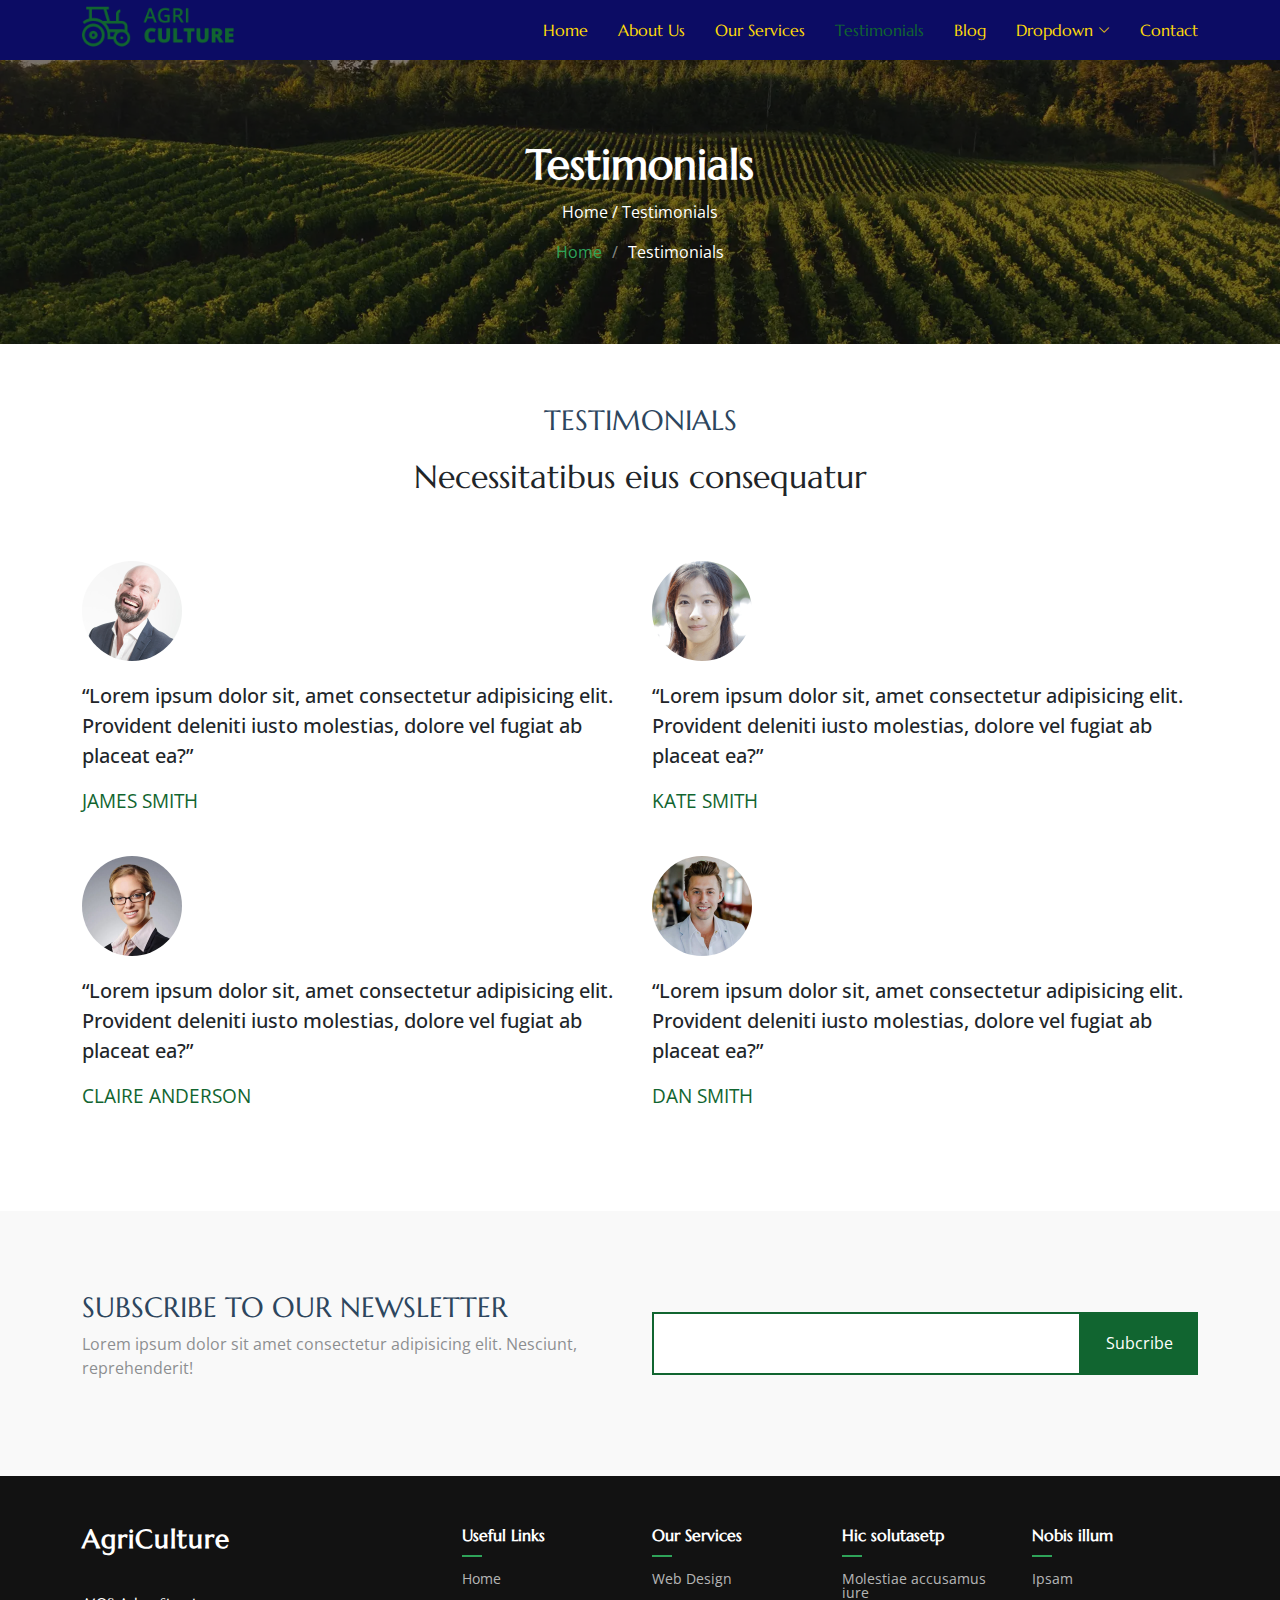
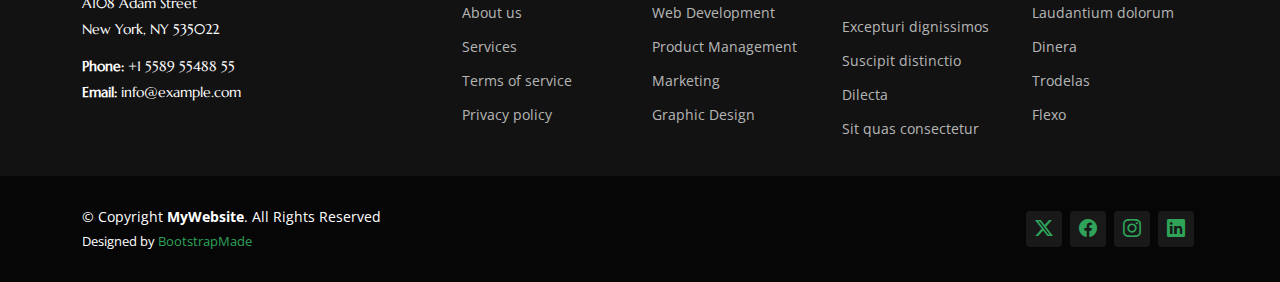
<file: testimonials.html>
<!DOCTYPE html>
<html lang="en">

<head>
  <meta charset="utf-8">
  <meta content="width=device-width, initial-scale=1.0" name="viewport">
  <title>Testimonials - AgriCulture Bootstrap Template</title>
  <meta name="description" content="">
  <meta name="keywords" content="">

  <!-- Favicons -->
  <link href="assets/img/favicon.png" rel="icon">
  <link href="assets/img/apple-touch-icon.png" rel="apple-touch-icon">

  <!-- Fonts -->
  <link href="https://fonts.googleapis.com" rel="preconnect">
  <link href="https://fonts.gstatic.com" rel="preconnect" crossorigin>
  <link href="https://fonts.googleapis.com/css2?family=Open+Sans:ital,wght@0,300;0,400;0,500;0,600;0,700;0,800;1,300;1,400;1,500;1,600;1,700;1,800&family=Marcellus:wght@400&display=swap" rel="stylesheet">

  <!-- Vendor CSS Files -->
  <link href="assets/vendor/bootstrap/css/bootstrap.min.css" rel="stylesheet">
  <link href="assets/vendor/bootstrap-icons/bootstrap-icons.css" rel="stylesheet">
  <link href="assets/vendor/aos/aos.css" rel="stylesheet">
  <link href="assets/vendor/swiper/swiper-bundle.min.css" rel="stylesheet">
  <link href="assets/vendor/glightbox/css/glightbox.min.css" rel="stylesheet">

  <!-- Main CSS File -->
  <link href="assets/css/main.css" rel="stylesheet">

  <!-- =======================================================
  * Template Name: AgriCulture
  * Template URL: https://bootstrapmade.com/agriculture-bootstrap-website-template/
  * Updated: Aug 07 2024 with Bootstrap v5.3.3
  * Author: BootstrapMade.com
  * License: https://bootstrapmade.com/license/
  ======================================================== -->
</head>

<body class="testimonials-page">

  <header id="header" class="header d-flex align-items-center position-relative">
    <div class="container-fluid container-xl position-relative d-flex align-items-center justify-content-between">

      <a href="index.html" class="logo d-flex align-items-center">
        <!-- Uncomment the line below if you also wish to use an image logo -->
        <img src="assets/img/logo.png" alt="AgriCulture">
        <!-- <h1 class="sitename">AgriCulture</h1>  -->
      </a>

      <nav id="navmenu" class="navmenu">
        <ul>
          <li><a href="index.html">Home</a></li>
          <li><a href="about.html">About Us</a></li>
          <li><a href="services.html">Our Services</a></li>
          <li><a href="testimonials.html" class="active">Testimonials</a></li>
          <li><a href="blog.html">Blog</a></li>
          <li class="dropdown"><a href="#"><span>Dropdown</span> <i class="bi bi-chevron-down toggle-dropdown"></i></a>
            <ul>
              <li><a href="#">Dropdown 1</a></li>
              <li class="dropdown"><a href="#"><span>Deep Dropdown</span> <i class="bi bi-chevron-down toggle-dropdown"></i></a>
                <ul>
                  <li><a href="#">Deep Dropdown 1</a></li>
                  <li><a href="#">Deep Dropdown 2</a></li>
                  <li><a href="#">Deep Dropdown 3</a></li>
                  <li><a href="#">Deep Dropdown 4</a></li>
                  <li><a href="#">Deep Dropdown 5</a></li>
                </ul>
              </li>
              <li><a href="#">Dropdown 2</a></li>
              <li><a href="#">Dropdown 3</a></li>
              <li><a href="#">Dropdown 4</a></li>
            </ul>
          </li>
          <li><a href="contact.html">Contact</a></li>
        </ul>
        <i class="mobile-nav-toggle d-xl-none bi bi-list"></i>
      </nav>

    </div>
  </header>

  <main class="main">

    <!-- Page Title -->
    <div class="page-title dark-background" data-aos="fade" style="background-image: url(assets/img/page-title-bg.webp);">
      <div class="container position-relative">
        <h1>Testimonials</h1>
        <p>
          Home
          /
          Testimonials
        </p>
        <nav class="breadcrumbs">
          <ol>
            <li><a href="index.html">Home</a></li>
            <li class="current">Testimonials</li>
          </ol>
        </nav>
      </div>
    </div><!-- End Page Title -->

    <!-- Testimonials Section -->
    <section class="testimonials-12 testimonials section" id="testimonials">
      <!-- Section Title -->
      <div class="container section-title" data-aos="fade-up">
        <h2>TESTIMONIALS</h2>
        <p>Necessitatibus eius consequatur</p>
      </div><!-- End Section Title -->

      <div class="testimonial-wrap">
        <div class="container">
          <div class="row">
            <div class="col-md-6 mb-4 mb-md-4">
              <div class="testimonial">
                <img src="assets/img/testimonials/testimonials-1.jpg" alt="Testimonial author">
                <blockquote>
                  <p>
                    “Lorem ipsum dolor sit, amet consectetur adipisicing
                    elit. Provident deleniti iusto molestias, dolore vel fugiat
                    ab placeat ea?”
                  </p>
                </blockquote>
                <p class="client-name">James Smith</p>
              </div>
            </div>
            <div class="col-md-6 mb-4 mb-md-4">
              <div class="testimonial">
                <img src="assets/img/testimonials/testimonials-2.jpg" alt="Testimonial author">
                <blockquote>
                  <p>
                    “Lorem ipsum dolor sit, amet consectetur adipisicing
                    elit. Provident deleniti iusto molestias, dolore vel fugiat
                    ab placeat ea?”
                  </p>
                </blockquote>
                <p class="client-name">Kate Smith</p>
              </div>
            </div>
            <div class="col-md-6 mb-4 mb-md-4">
              <div class="testimonial">
                <img src="assets/img/testimonials/testimonials-3.jpg" alt="Testimonial author">
                <blockquote>
                  <p>
                    “Lorem ipsum dolor sit, amet consectetur adipisicing
                    elit. Provident deleniti iusto molestias, dolore vel fugiat
                    ab placeat ea?”
                  </p>
                </blockquote>
                <p class="client-name">Claire Anderson</p>
              </div>
            </div>
            <div class="col-md-6 mb-4 mb-md-4">
              <div class="testimonial">
                <img src="assets/img/testimonials/testimonials-4.jpg" alt="Testimonial author">
                <blockquote>
                  <p>
                    “Lorem ipsum dolor sit, amet consectetur adipisicing
                    elit. Provident deleniti iusto molestias, dolore vel fugiat
                    ab placeat ea?”
                  </p>
                </blockquote>
                <p class="client-name">Dan Smith</p>
              </div>
            </div>
          </div>
        </div>
      </div>
    </section><!-- /Testimonials Section -->

    <!-- Call To Action Section -->
    <section id="call-to-action" class="call-to-action section light-background">

      <div class="content">
        <div class="container">
          <div class="row align-items-center">
            <div class="col-lg-6">
              <h3>Subscribe To Our Newsletter</h3>
              <p class="opacity-50">
                Lorem ipsum dolor sit amet consectetur adipisicing elit.
                Nesciunt, reprehenderit!
              </p>
            </div>
            <div class="col-lg-6">
              <form action="forms/newsletter.php" class="form-subscribe php-email-form">
                <div class="form-group d-flex align-items-stretch">
                  <input type="email" name="email" class="form-control h-100" placeholder="Enter your e-mail">
                  <input type="submit" class="btn btn-secondary px-4" value="Subcribe">
                </div>
                <div class="loading">Loading</div>
                <div class="error-message"></div>
                <div class="sent-message">
                  Your subscription request has been sent. Thank you!
                </div>
              </form>
            </div>
          </div>
        </div>
      </div>
    </section><!-- /Call To Action Section -->

  </main>

  <footer id="footer" class="footer dark-background">

    <div class="footer-top">
      <div class="container">
        <div class="row gy-4">
          <div class="col-lg-4 col-md-6 footer-about">
            <a href="index.html" class="logo d-flex align-items-center">
              <span class="sitename">AgriCulture</span>
            </a>
            <div class="footer-contact pt-3">
              <p>A108 Adam Street</p>
              <p>New York, NY 535022</p>
              <p class="mt-3"><strong>Phone:</strong> <span>+1 5589 55488 55</span></p>
              <p><strong>Email:</strong> <span>info@example.com</span></p>
            </div>
          </div>

          <div class="col-lg-2 col-md-3 footer-links">
            <h4>Useful Links</h4>
            <ul>
              <li><a href="#">Home</a></li>
              <li><a href="#">About us</a></li>
              <li><a href="#">Services</a></li>
              <li><a href="#">Terms of service</a></li>
              <li><a href="#">Privacy policy</a></li>
            </ul>
          </div>

          <div class="col-lg-2 col-md-3 footer-links">
            <h4>Our Services</h4>
            <ul>
              <li><a href="#">Web Design</a></li>
              <li><a href="#">Web Development</a></li>
              <li><a href="#">Product Management</a></li>
              <li><a href="#">Marketing</a></li>
              <li><a href="#">Graphic Design</a></li>
            </ul>
          </div>

          <div class="col-lg-2 col-md-3 footer-links">
            <h4>Hic solutasetp</h4>
            <ul>
              <li><a href="#">Molestiae accusamus iure</a></li>
              <li><a href="#">Excepturi dignissimos</a></li>
              <li><a href="#">Suscipit distinctio</a></li>
              <li><a href="#">Dilecta</a></li>
              <li><a href="#">Sit quas consectetur</a></li>
            </ul>
          </div>

          <div class="col-lg-2 col-md-3 footer-links">
            <h4>Nobis illum</h4>
            <ul>
              <li><a href="#">Ipsam</a></li>
              <li><a href="#">Laudantium dolorum</a></li>
              <li><a href="#">Dinera</a></li>
              <li><a href="#">Trodelas</a></li>
              <li><a href="#">Flexo</a></li>
            </ul>
          </div>

        </div>
      </div>
    </div>

    <div class="copyright text-center">
      <div class="container d-flex flex-column flex-lg-row justify-content-center justify-content-lg-between align-items-center">

        <div class="d-flex flex-column align-items-center align-items-lg-start">
          <div>
            © Copyright <strong><span>MyWebsite</span></strong>. All Rights Reserved
          </div>
          <div class="credits">
            <!-- All the links in the footer should remain intact. -->
            <!-- You can delete the links only if you purchased the pro version. -->
            <!-- Licensing information: https://bootstrapmade.com/license/ -->
            <!-- Purchase the pro version with working PHP/AJAX contact form: https://bootstrapmade.com/herobiz-bootstrap-business-template/ -->
            Designed by <a href="https://bootstrapmade.com/">BootstrapMade</a>
          </div>
        </div>

        <div class="social-links order-first order-lg-last mb-3 mb-lg-0">
          <a href=""><i class="bi bi-twitter-x"></i></a>
          <a href=""><i class="bi bi-facebook"></i></a>
          <a href=""><i class="bi bi-instagram"></i></a>
          <a href=""><i class="bi bi-linkedin"></i></a>
        </div>

      </div>
    </div>

  </footer>

  <!-- Scroll Top -->
  <a href="#" id="scroll-top" class="scroll-top d-flex align-items-center justify-content-center"><i class="bi bi-arrow-up-short"></i></a>

  <!-- Preloader -->
  <div id="preloader"></div>

  <!-- Vendor JS Files -->
  <script src="assets/vendor/bootstrap/js/bootstrap.bundle.min.js"></script>
  <script src="assets/vendor/php-email-form/validate.js"></script>
  <script src="assets/vendor/aos/aos.js"></script>
  <script src="assets/vendor/swiper/swiper-bundle.min.js"></script>
  <script src="assets/vendor/glightbox/js/glightbox.min.js"></script>

  <!-- Main JS File -->
  <script src="assets/js/main.js"></script>

</body>

</html>
</file>
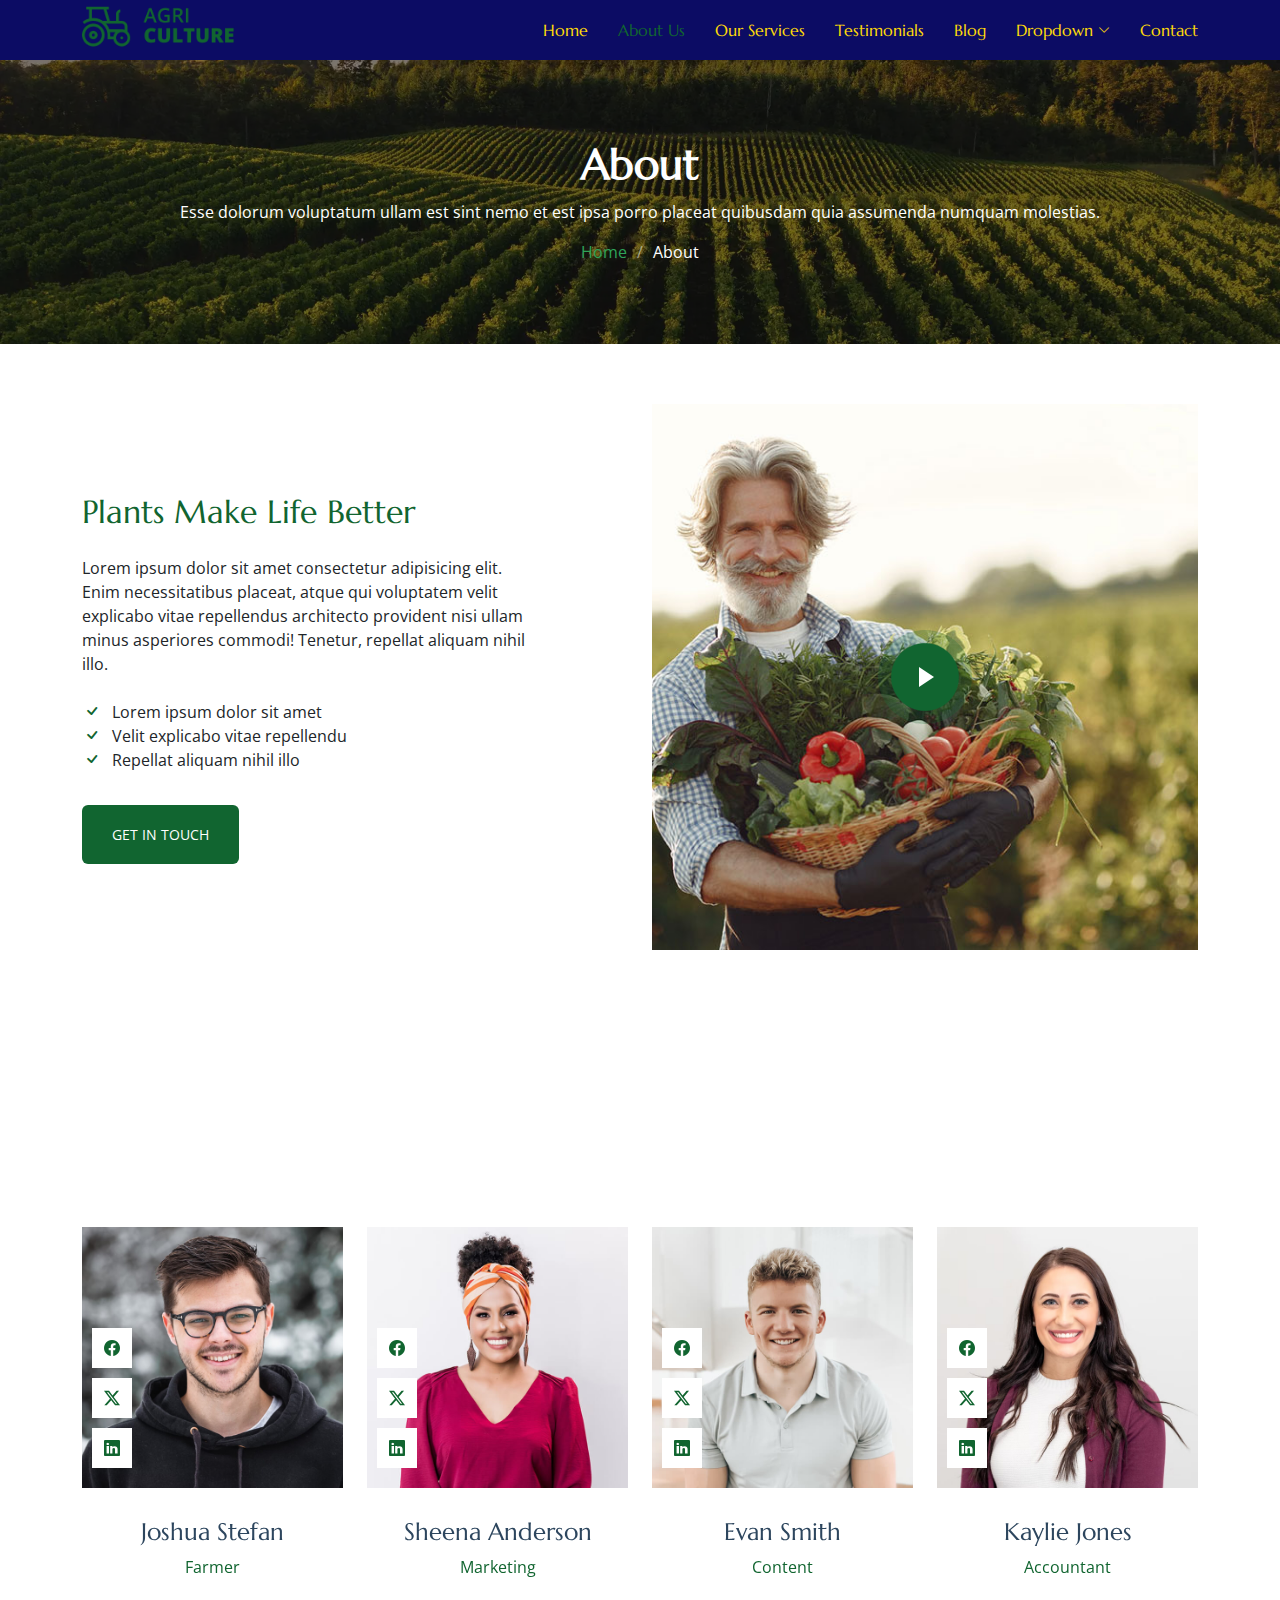
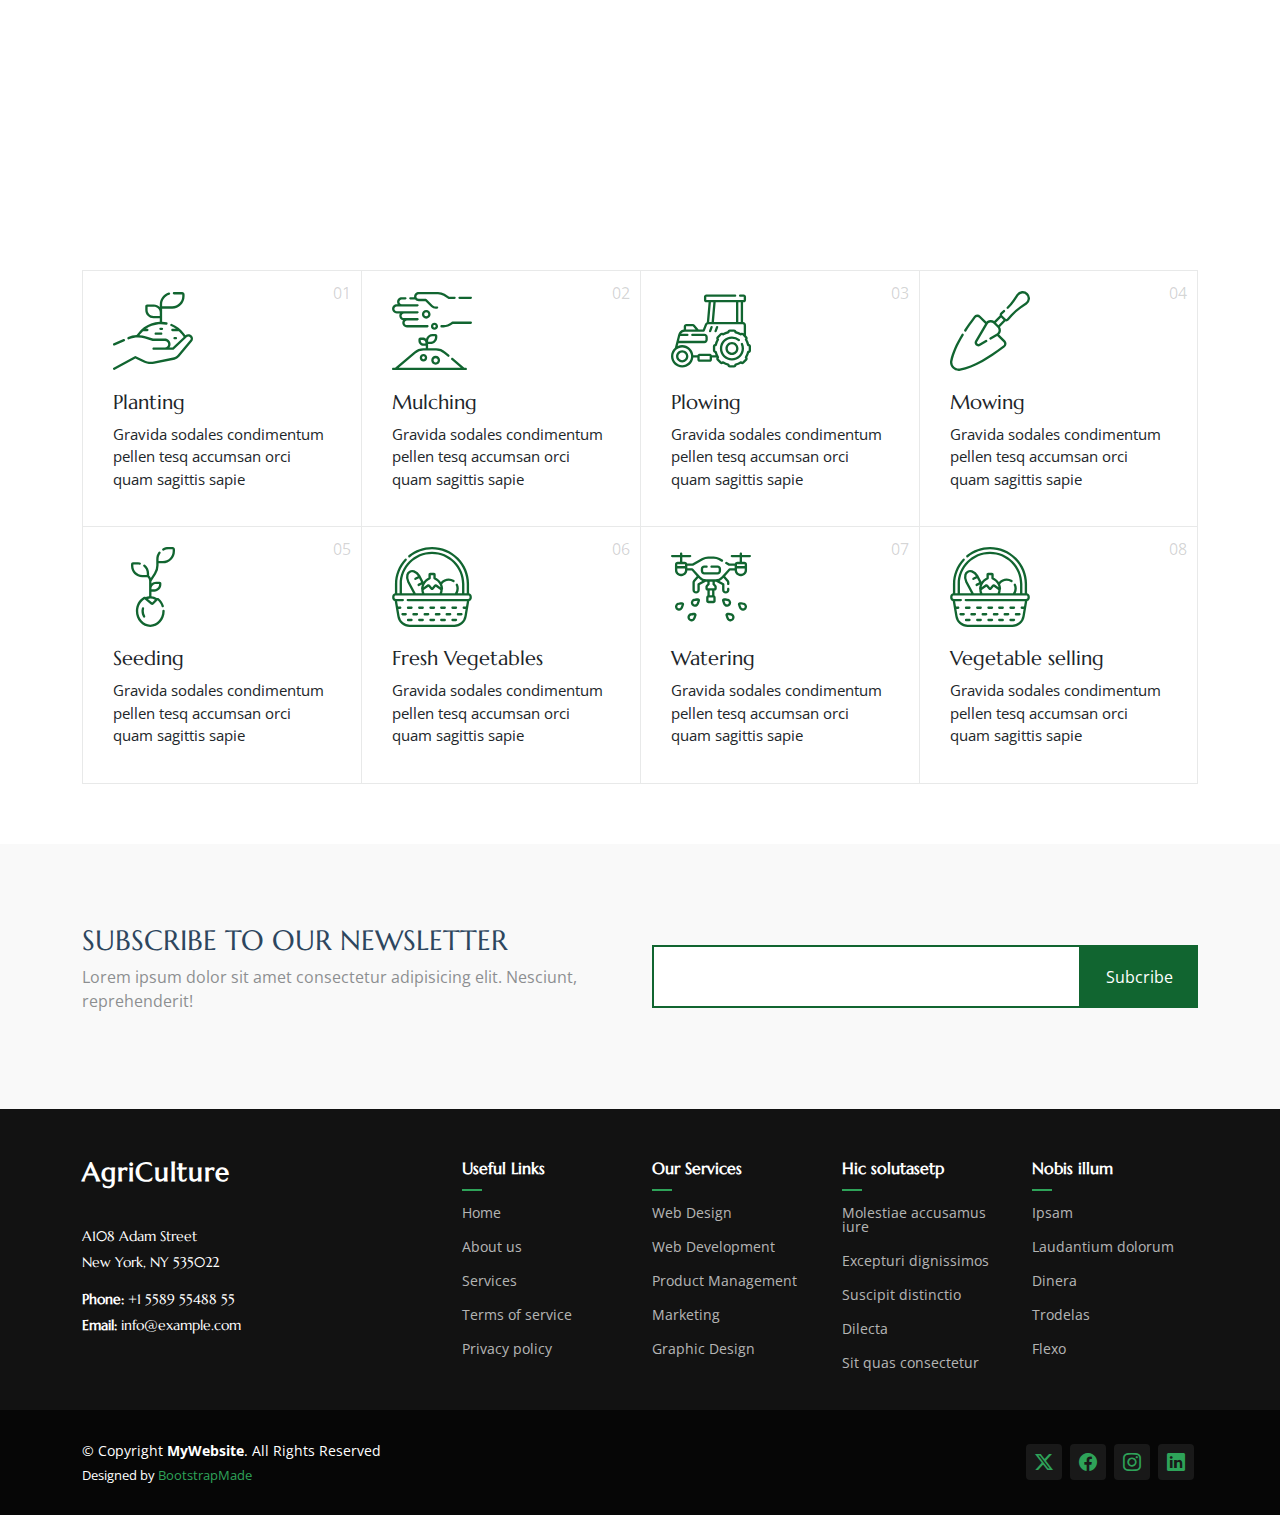
<file: webhmpqisar/about.html>
<!DOCTYPE html>
<html lang="en">

<head>
  <meta charset="utf-8">
  <meta content="width=device-width, initial-scale=1.0" name="viewport">
  <title>About - AgriCulture Bootstrap Template</title>
  <meta name="description" content="">
  <meta name="keywords" content="">

  <!-- Favicons -->
  <link href="assets/img/favicon.png" rel="icon">
  <link href="assets/img/apple-touch-icon.png" rel="apple-touch-icon">

  <!-- Fonts -->
  <link href="https://fonts.googleapis.com" rel="preconnect">
  <link href="https://fonts.gstatic.com" rel="preconnect" crossorigin>
  <link href="https://fonts.googleapis.com/css2?family=Open+Sans:ital,wght@0,300;0,400;0,500;0,600;0,700;0,800;1,300;1,400;1,500;1,600;1,700;1,800&family=Marcellus:wght@400&display=swap" rel="stylesheet">

  <!-- Vendor CSS Files -->
  <link href="assets/vendor/bootstrap/css/bootstrap.min.css" rel="stylesheet">
  <link href="assets/vendor/bootstrap-icons/bootstrap-icons.css" rel="stylesheet">
  <link href="assets/vendor/aos/aos.css" rel="stylesheet">
  <link href="assets/vendor/swiper/swiper-bundle.min.css" rel="stylesheet">
  <link href="assets/vendor/glightbox/css/glightbox.min.css" rel="stylesheet">

  <!-- Main CSS File -->
  <link href="assets/css/main.css" rel="stylesheet">

  <!-- =======================================================
  * Template Name: AgriCulture
  * Template URL: https://bootstrapmade.com/agriculture-bootstrap-website-template/
  * Updated: Aug 07 2024 with Bootstrap v5.3.3
  * Author: BootstrapMade.com
  * License: https://bootstrapmade.com/license/
  ======================================================== -->
</head>

<body class="about-page">

  <header id="header" class="header d-flex align-items-center position-relative">
    <div class="container-fluid container-xl position-relative d-flex align-items-center justify-content-between">

      <a href="index.html" class="logo d-flex align-items-center">
        <!-- Uncomment the line below if you also wish to use an image logo -->
        <img src="assets/img/logo.png" alt="AgriCulture">
        <!-- <h1 class="sitename">AgriCulture</h1>  -->
      </a>

      <nav id="navmenu" class="navmenu">
        <ul>
          <li><a href="index.html">Home</a></li>
          <li><a href="about.html" class="active">About Us</a></li>
          <li><a href="services.html">Our Services</a></li>
          <li><a href="testimonials.html">Testimonials</a></li>
          <li><a href="blog.html">Blog</a></li>
          <li class="dropdown"><a href="#"><span>Dropdown</span> <i class="bi bi-chevron-down toggle-dropdown"></i></a>
            <ul>
              <li><a href="#">Dropdown 1</a></li>
              <li class="dropdown"><a href="#"><span>Deep Dropdown</span> <i class="bi bi-chevron-down toggle-dropdown"></i></a>
                <ul>
                  <li><a href="#">Deep Dropdown 1</a></li>
                  <li><a href="#">Deep Dropdown 2</a></li>
                  <li><a href="#">Deep Dropdown 3</a></li>
                  <li><a href="#">Deep Dropdown 4</a></li>
                  <li><a href="#">Deep Dropdown 5</a></li>
                </ul>
              </li>
              <li><a href="#">Dropdown 2</a></li>
              <li><a href="#">Dropdown 3</a></li>
              <li><a href="#">Dropdown 4</a></li>
            </ul>
          </li>
          <li><a href="contact.html">Contact</a></li>
        </ul>
        <i class="mobile-nav-toggle d-xl-none bi bi-list"></i>
      </nav>

    </div>
  </header>

  <main class="main">

    <!-- Page Title -->
    <div class="page-title dark-background" data-aos="fade" style="background-image: url(assets/img/page-title-bg.webp);">
      <div class="container position-relative">
        <h1>About</h1>
        <p>Esse dolorum voluptatum ullam est sint nemo et est ipsa porro placeat quibusdam quia assumenda numquam molestias.</p>
        <nav class="breadcrumbs">
          <ol>
            <li><a href="index.html">Home</a></li>
            <li class="current">About</li>
          </ol>
        </nav>
      </div>
    </div><!-- End Page Title -->

    <!-- About 3 Section -->
    <section id="about-3" class="about-3 section">

      <div class="container">
        <div class="row gy-4 justify-content-between align-items-center">
          <div class="col-lg-6 order-lg-2 position-relative" data-aos="zoom-out">
            <img src="assets/img/img_sq_1.jpg" alt="Image" class="img-fluid">
            <a href="https://www.youtube.com/watch?v=Y7f98aduVJ8" class="glightbox pulsating-play-btn">
              <span class="play"><i class="bi bi-play-fill"></i></span>
            </a>
          </div>
          <div class="col-lg-5 order-lg-1" data-aos="fade-up" data-aos-delay="100">
            <h2 class="content-title mb-4">Plants Make Life Better</h2>
            <p class="mb-4">
              Lorem ipsum dolor sit amet consectetur adipisicing elit. Enim
              necessitatibus placeat, atque qui voluptatem velit explicabo vitae
              repellendus architecto provident nisi ullam minus asperiores commodi!
              Tenetur, repellat aliquam nihil illo.
            </p>
            <ul class="list-unstyled list-check">
              <li>Lorem ipsum dolor sit amet</li>
              <li>Velit explicabo vitae repellendu</li>
              <li>Repellat aliquam nihil illo</li>
            </ul>

            <p><a href="#" class="btn-cta">Get in touch</a></p>
          </div>
        </div>
      </div>
    </section><!-- /About 3 Section -->

    <!-- Team Section -->
    <section class="team-15 team section" id="team">
      <!-- Section Title -->
      <div class="container section-title" data-aos="fade-up">
        <h2>Team</h2>
        <p>Necessitatibus eius consequatur</p>
      </div><!-- End Section Title -->

      <div class="content">
        <div class="container">

          <div class="row">
            <div class="col-lg-3 col-md-6 mb-4">
              <div class="person">
                <figure>
                  <img src="assets/img/team/team-1.jpg" alt="Image" class="img-fluid">
                  <div class="social">
                    <a href="#"><span class="bi bi-facebook"></span></a>
                    <a href="#"><span class="bi bi-twitter-x"></span></a>
                    <a href="#"><span class="bi bi-linkedin"></span></a>
                  </div>
                </figure>
                <div class="person-contents">
                  <h3>Joshua Stefan</h3>
                  <span class="position">Farmer</span>
                </div>
              </div>
            </div>

            <div class="col-lg-3 col-md-6 mb-4">
              <div class="person">
                <figure>
                  <img src="assets/img/team/team-2.jpg" alt="Image" class="img-fluid">
                  <div class="social">
                    <a href="#"><span class="bi bi-facebook"></span></a>
                    <a href="#"><span class="bi bi-twitter-x"></span></a>
                    <a href="#"><span class="bi bi-linkedin"></span></a>
                  </div>
                </figure>
                <div class="person-contents">
                  <h3>Sheena Anderson</h3>
                  <span class="position">Marketing</span>
                </div>
              </div>
            </div>

            <div class="col-lg-3 col-md-6 mb-4">
              <div class="person">
                <figure>
                  <img src="assets/img/team/team-3.jpg" alt="Image" class="img-fluid">
                  <div class="social">
                    <a href="#"><span class="bi bi-facebook"></span></a>
                    <a href="#"><span class="bi bi-twitter-x"></span></a>
                    <a href="#"><span class="bi bi-linkedin"></span></a>
                  </div>
                </figure>
                <div class="person-contents">
                  <h3>Evan Smith</h3>
                  <span class="position">Content</span>
                </div>
              </div>
            </div>

            <div class="col-lg-3 col-md-6 mb-4">
              <div class="person">
                <figure>
                  <img src="assets/img/team/team-4.jpg" alt="Image" class="img-fluid">
                  <div class="social">
                    <a href="#"><span class="bi bi-facebook"></span></a>
                    <a href="#"><span class="bi bi-twitter-x"></span></a>
                    <a href="#"><span class="bi bi-linkedin"></span></a>
                  </div>
                </figure>
                <div class="person-contents">
                  <h3>Kaylie Jones</h3>
                  <span class="position">Accountant</span>
                </div>
              </div>
            </div>

          </div>
        </div>
      </div>

    </section><!-- /Team Section -->

    <!-- Services Section -->
    <section id="services" class="services section">

      <!-- Section Title -->
      <div class="container section-title" data-aos="fade-up">
        <h2>SERVICES</h2>
        <p>Providing Fresh Produce Every Single Day</p>
      </div><!-- End Section Title -->
      <div class="content">
        <div class="container">
          <div class="row g-0">
            <div class="col-lg-3 col-md-6">
              <div class="service-item">
                <span class="number">01</span>
                <div class="service-item-icon">
                  <svg xmlns="http://www.w3.org/2000/svg" version="1.1" xmlns:xlink="http://www.w3.org/1999/xlink" width="80" height="80" x="0" y="0" viewBox="0 0 509.435 509.435" style="enable-background: new 0 0 512 512" xml:space="preserve" class="">
                    <g>
                      <path d="M7.506 347.639c.994 0 2.005-.199 2.976-.619l62.037-26.857a7.5 7.5 0 0 0 3.903-9.862 7.5 7.5 0 0 0-9.862-3.903L4.523 333.255a7.501 7.501 0 0 0 2.983 14.384zM500.883 283.197c-10.953-10.952-28.175-11.423-39.689-1.267l-10.034-13.307c-19.783-26.239-46.1-46.623-76.103-58.948a7.5 7.5 0 0 0-5.699 13.875c11.136 4.575 21.708 10.382 31.567 17.249h-22.621c-4.143 0-7.5 3.358-7.5 7.5s3.357 7.5 7.5 7.5h41.188a169.382 169.382 0 0 1 19.691 21.855l11.048 14.652-71.171 67.597h-19.48a35.772 35.772 0 0 0 6.775-20.976c0-19.837-16.139-35.975-35.976-35.975h-75.023l-48.33-15.005a160.871 160.871 0 0 0-37.992-6.934l2.533-3.359a169.852 169.852 0 0 1 19.67-21.855h27.398c4.143 0 7.5-3.358 7.5-7.5s-3.357-7.5-7.5-7.5h-8.848a165.125 165.125 0 0 1 38.01-19.73c28.992-10.532 60.376-12.89 90.754-6.821a7.498 7.498 0 0 0 8.824-5.885 7.5 7.5 0 0 0-5.885-8.824 184.517 184.517 0 0 0-28.616-3.4v-83.727h64.189c43.49 0 78.872-35.382 78.872-78.872V22.488c0-8.712-7.088-15.801-15.801-15.801h-51.729c-4.143 0-7.5 3.358-7.5 7.5s3.357 7.5 7.5 7.5h51.729c.441 0 .801.359.801.801v11.051c0 35.219-28.653 63.872-63.872 63.872h-64.189V85.559c0-28.082 18.793-53.262 45.701-61.234a7.5 7.5 0 1 0-4.261-14.382c-15.972 4.732-30.338 14.681-40.451 28.015-10.46 13.79-15.988 30.25-15.988 47.601v16.416c-9.59-9.839-22.97-15.965-37.762-15.965h-43.432c-6.193 0-11.232 5.039-11.232 11.232v23.629c0 29.093 23.669 52.762 52.763 52.762h39.663v22.475a183.375 183.375 0 0 0-55.199 10.86c-32.974 11.978-61.705 33.297-83.085 61.653l-9.313 12.351a161.07 161.07 0 0 0-54.289 12.692 7.5 7.5 0 0 0-3.949 9.844 7.498 7.498 0 0 0 9.844 3.949c31.858-13.616 67.62-15.458 100.696-5.188l49.416 15.343c.72.224 1.47.337 2.224.337h76.161c11.566 0 20.976 9.409 20.976 20.975s-9.409 20.976-20.976 20.976h-71.803c-4.143 0-7.5 3.358-7.5 7.5s3.357 7.5 7.5 7.5h123.477a7.5 7.5 0 0 0 5.165-2.062l83.48-79.289c5.56-5.279 14.158-5.167 19.577.252a13.957 13.957 0 0 1 .853 18.9l-80.942 97.046a37.161 37.161 0 0 1-21.112 12.581L259.57 448.474c-20.377 4.113-41.89 1.365-60.575-7.739l-53.332-25.982a7.507 7.507 0 0 0-6.884.162L3.903 488.665a7.5 7.5 0 0 0 7.197 13.161l131.475-71.888 49.849 24.285c21.631 10.538 46.53 13.72 70.114 8.957l129.506-26.146a52.209 52.209 0 0 0 29.663-17.677l80.942-97.046c9.682-11.61 8.923-28.426-1.766-39.114zM258.212 158.634c-20.822 0-37.763-16.94-37.763-37.762V101.01h39.664c20.822 0 37.762 16.94 37.762 37.762v19.861h-39.663z" fill="currentColor" opacity="1" data-original="currentColor"></path>
                      <path d="M319.171 240.778a7.5 7.5 0 0 0-7.5-7.5h-9.43c-4.143 0-7.5 3.358-7.5 7.5s3.357 7.5 7.5 7.5h9.43a7.5 7.5 0 0 0 7.5-7.5zM272.068 264.08c-4.143 0-7.5 3.358-7.5 7.5s3.357 7.5 7.5 7.5h34.888c4.143 0 7.5-3.358 7.5-7.5s-3.357-7.5-7.5-7.5zM400.305 307.996c4.143 0 7.5-3.358 7.5-7.5s-3.357-7.5-7.5-7.5h-8.172c-4.143 0-7.5 3.358-7.5 7.5s3.357 7.5 7.5 7.5z" fill="currentColor" opacity="1" data-original="currentColor"></path>
                    </g>
                  </svg>
                </div>
                <div class="service-item-content">
                  <h3 class="service-heading">Planting</h3>
                  <p>
                    Gravida sodales condimentum pellen tesq accumsan orci quam
                    sagittis sapie
                  </p>
                </div>
              </div>
            </div>
            <div class="col-lg-3 col-md-6">
              <div class="service-item">
                <span class="number">02</span>
                <div class="service-item-icon">
                  <svg xmlns="http://www.w3.org/2000/svg" version="1.1" xmlns:xlink="http://www.w3.org/1999/xlink" width="80" height="80" x="0" y="0" viewBox="0 0 514.314 514.314" style="enable-background: new 0 0 512 512" xml:space="preserve" class="">
                    <g>
                      <path d="M434.176 51.297h72.639c4.143 0 7.5-3.358 7.5-7.5s-3.357-7.5-7.5-7.5h-72.639c-4.143 0-7.5 3.358-7.5 7.5s3.357 7.5 7.5 7.5zM117.994 54.791h30.852c5.47 6.605 13.729 10.82 22.955 10.82h42.865l35.886 35.886c8.246 8.246 19.209 12.787 30.869 12.787h8.32c4.143 0 7.5-3.358 7.5-7.5s-3.357-7.5-7.5-7.5h-8.32c-7.654 0-14.85-2.981-20.262-8.393l-38.083-38.083a7.5 7.5 0 0 0-5.304-2.197H171.8c-8.159 0-14.797-6.638-14.797-14.797s6.638-14.797 14.797-14.797h123.757a66.756 66.756 0 0 1 35.416 10.157l30.374 18.983a7.497 7.497 0 0 0 3.975 1.14h36.891c4.143 0 7.5-3.358 7.5-7.5s-3.357-7.5-7.5-7.5h-34.739l-28.551-17.843a81.742 81.742 0 0 0-43.365-12.437H171.801c-16.43 0-29.797 13.367-29.797 29.798 0 1.349.099 2.675.273 3.977h-24.283a7.5 7.5 0 1 0 0 14.999zM30.38 144.476h20.344a29.724 29.724 0 0 0-4.003 14.921c0 14.399 10.225 26.453 23.795 29.288a29.746 29.746 0 0 0-4.371 15.555c0 16.499 13.423 29.921 29.921 29.921h131.637a7.5 7.5 0 0 0 7.498-7.688 7.5 7.5 0 0 0-8.307-7.311H96.065c-8.228 0-14.921-6.694-14.921-14.921s6.693-14.921 14.921-14.921H163.9c4.143 0 7.5-3.358 7.5-7.5s-3.357-7.5-7.5-7.5H76.643c-8.228 0-14.922-6.694-14.922-14.921s6.694-14.921 14.922-14.921H163.9c4.143 0 7.5-3.358 7.5-7.5s-3.357-7.5-7.5-7.5H30.38c-8.228 0-14.921-6.694-14.921-14.921s6.693-14.921 14.921-14.921H163.9c4.143 0 7.5-3.358 7.5-7.5s-3.357-7.5-7.5-7.5H62.547c-8.228 0-14.921-6.694-14.921-14.921s6.693-14.921 14.921-14.921h23.485c4.143 0 7.5-3.358 7.5-7.5s-3.357-7.5-7.5-7.5H62.547c-16.498 0-29.921 13.423-29.921 29.921a29.719 29.719 0 0 0 4.003 14.921H30.38C13.882 84.636.459 98.059.459 114.557s13.423 29.919 29.921 29.919zM506.814 196.74H389.248a7.497 7.497 0 0 0-4.629 1.599l-5.613 4.403c-13.495 10.588-30.375 16.42-47.529 16.42h-12.272a7.5 7.5 0 0 0-8.309 7.5 7.5 7.5 0 0 0 7.5 7.5h13.081c20.496 0 40.664-6.967 56.788-19.618l3.574-2.804h114.976a7.5 7.5 0 1 0-.001-15z" fill="currentColor" opacity="1" data-original="currentColor" class=""></path>
                      <path d="M192.215 150.164c0 15.372 12.506 27.878 27.878 27.878s27.879-12.506 27.879-27.878-12.507-27.878-27.879-27.878-27.878 12.506-27.878 27.878zm40.757 0c0 7.101-5.777 12.878-12.879 12.878-7.101 0-12.878-5.777-12.878-12.878s5.777-12.878 12.878-12.878c7.101-.001 12.879 5.777 12.879 12.878zM273.049 203.771c-12.599 0-22.848 10.25-22.848 22.848s10.249 22.847 22.848 22.847 22.848-10.249 22.848-22.847-10.25-22.848-22.848-22.848zm0 30.695c-4.327 0-7.848-3.52-7.848-7.847s3.521-7.848 7.848-7.848 7.848 3.521 7.848 7.848-3.521 7.847-7.848 7.847zM474.178 493.298h-9.202l-73.199-62.323c-3.155-2.686-7.888-2.305-10.573.849s-2.305 7.887.849 10.572l59.785 50.902H43.105l108.164-92.092a77.855 77.855 0 0 1 50.423-18.558h81.558a77.851 77.851 0 0 1 50.423 18.558l24.029 20.458a7.498 7.498 0 0 0 10.573-.849 7.5 7.5 0 0 0-.849-10.572l-24.029-20.458a92.867 92.867 0 0 0-60.147-22.137h-51.158v-26.806h15.44c24.205 0 43.896-19.692 43.896-43.897v-8.808c0-6.785-5.52-12.305-12.305-12.305h-18.135c-19.99 0-36.891 13.437-42.174 31.749-5.716-4.945-13.156-7.947-21.29-7.947h-15.061c-6.942 0-12.591 5.648-12.591 12.592v7.399c0 17.97 14.619 32.589 32.589 32.589h14.629v15.433h-15.399a92.867 92.867 0 0 0-60.147 22.137L19.967 493.298H7.5c-4.143 0-7.5 3.358-7.5 7.5s3.357 7.5 7.5 7.5h466.678a7.5 7.5 0 0 0 0-15zM232.092 319.73c0-15.934 12.963-28.897 28.897-28.897h15.439v6.112c0 15.934-12.963 28.897-28.896 28.897h-15.44zm-16.978 17.485h-12.651c-9.698 0-17.589-7.89-17.589-17.589v-4.991h12.651c9.698 0 17.589 7.89 17.589 17.589z" fill="currentColor" opacity="1" data-original="currentColor" class=""></path>
                      <path d="M178.358 429.065c0 13.218 10.754 23.972 23.972 23.972s23.972-10.753 23.972-23.972-10.754-23.972-23.972-23.972-23.972 10.753-23.972 23.972zm32.944 0c0 4.947-4.024 8.972-8.972 8.972s-8.972-4.025-8.972-8.972 4.024-8.972 8.972-8.972 8.972 4.024 8.972 8.972zM252.23 445.536c0 15.706 12.777 28.484 28.483 28.484s28.484-12.778 28.484-28.484-12.778-28.484-28.484-28.484-28.483 12.778-28.483 28.484zm41.968 0c0 7.435-6.049 13.484-13.484 13.484s-13.483-6.049-13.483-13.484 6.049-13.484 13.483-13.484c7.435 0 13.484 6.049 13.484 13.484z" fill="currentColor" opacity="1" data-original="currentColor" class=""></path>
                    </g>
                  </svg>
                </div>
                <div class="service-item-content">
                  <h3 class="service-heading">Mulching</h3>
                  <p>
                    Gravida sodales condimentum pellen tesq accumsan orci quam
                    sagittis sapie
                  </p>
                </div>
              </div>
            </div>
            <div class="col-lg-3 col-md-6">
              <div class="service-item">
                <span class="number">03</span>
                <div class="service-item-icon">
                  <svg xmlns="http://www.w3.org/2000/svg" version="1.1" xmlns:xlink="http://www.w3.org/1999/xlink" width="80" height="80" x="0" y="0" viewBox="0 0 516.53 516.53" style="enable-background: new 0 0 512 512" xml:space="preserve" class="">
                    <g>
                      <path d="M504.085 341.447a113.617 113.617 0 0 0-11.524-27.805c3.866-6.212 3.104-14.506-2.288-19.897l-5.804-5.804v-67.388c0-10.907-8.398-19.878-19.066-20.817V73.099h4.012c8.301 0 15.054-6.753 15.054-15.054V37.599c0-8.301-6.753-15.054-15.054-15.054h-23.242a7.5 7.5 0 0 0 0 15l23.296.054-.054 20.5-241.554-.054.054-20.5H414.21a7.5 7.5 0 0 0 0-15H227.916c-8.301 0-15.054 6.753-15.054 15.054v20.446c0 8.301 6.753 15.054 15.054 15.054h14.719L231.27 201.13c-5.215 2.077-9.463 6.215-11.642 11.675l-14.014 35.128h-27.323l-24.417-28.857a16.73 16.73 0 0 0-12.795-5.936H99.071c-9.242 0-16.761 7.519-16.761 16.761v18.66a44.759 44.759 0 0 0-35.97 33.278L24.937 367.09C9.676 380.359 0 399.894 0 421.658c0 39.881 32.446 72.327 72.328 72.327 37.349 0 68.174-28.457 71.938-64.827h25.905v12.546c0 8.282 6.738 15.02 15.02 15.02h64.364c8.282 0 15.02-6.738 15.02-15.02v-12.546h29.374c-3.278 6.098-2.356 13.875 2.785 19.016l19.555 19.554a16 16 0 0 0 11.388 4.718c3.045 0 5.961-.839 8.506-2.431a113.556 113.556 0 0 0 27.808 11.525c1.662 7.123 8.064 12.445 15.686 12.445h27.655c7.602 0 13.99-5.293 15.672-12.441a113.582 113.582 0 0 0 27.814-11.525 15.986 15.986 0 0 0 8.514 2.427c4.302 0 8.346-1.675 11.388-4.717l19.555-19.555c5.396-5.396 6.156-13.7 2.29-19.901a113.607 113.607 0 0 0 11.522-27.801c7.123-1.662 12.445-8.064 12.445-15.686v-27.655c-.002-7.621-5.324-14.023-12.447-15.684zm-53.681-141.805h-15.681V73.099h15.681zM419.723 73.099v126.543h-142.46l11.233-126.543zm-146.286 0-11.233 126.543h-15.743l11.234-126.543zM99.071 228.14h42.008c.519 0 1.008.227 1.344.624l16.219 19.169H97.311v-18.032c0-.971.79-1.761 1.76-1.761zm-51.11 108.845h167.157c12.315 0 22.334-10.019 22.334-22.334v-16.152c0-12.315-10.019-22.334-22.334-22.334h-77.364a7.5 7.5 0 0 0 0 15h77.364c4.044 0 7.334 3.29 7.334 7.334v16.152c0 4.044-3.29 7.334-7.334 7.334H51.727l7.738-30.821h46.327a7.5 7.5 0 0 0 0-15h-40.76a29.774 29.774 0 0 1 24.779-13.231h120.886a7.5 7.5 0 0 0 6.966-4.721l15.897-39.849a5.883 5.883 0 0 1 5.49-3.721h224.51a5.916 5.916 0 0 1 5.91 5.91v52.522c-5.348-4.343-12.853-4.747-18.636-1.165a113.598 113.598 0 0 0-27.818-11.532c-1.662-7.123-8.063-12.445-15.685-12.445h-27.655c-7.602 0-13.99 5.294-15.672 12.441a113.583 113.583 0 0 0-27.818 11.527c-6.213-3.868-14.506-3.104-19.897 2.288l-19.555 19.555c-5.375 5.375-6.149 13.637-2.28 19.884a113.572 113.572 0 0 0-11.531 27.818c-7.123 1.662-12.445 8.063-12.445 15.685v27.655c0 7.602 5.293 13.99 12.441 15.672 1.242 4.67 2.784 9.24 4.603 13.699h-24.12c-2.277-5.402-7.626-9.204-13.847-9.204h-64.364c-6.221 0-11.569 3.802-13.847 9.204h-27.078c-3.764-36.371-34.589-64.828-71.938-64.828a71.896 71.896 0 0 0-28.994 6.086zm24.367 142c-31.61 0-57.328-25.717-57.328-57.327s25.717-57.328 57.328-57.328 57.327 25.717 57.327 57.328-25.717 57.327-57.327 57.327zm177.24-37.262h-.013l-64.384-.02.02-21.75 64.384.02zm251.962-56.937c0 .609-.496 1.105-1.189 1.105-4.816 0-8.956 3.287-10.065 7.992a98.695 98.695 0 0 1-12.139 29.288c-2.543 4.113-1.939 9.365 1.447 12.75l.084.084a1.105 1.105 0 0 1 0 1.562l-19.555 19.555a1.085 1.085 0 0 1-.781.323c-.208 0-.514-.056-.761-.303a3.326 3.326 0 0 0-.084-.084c-3.406-3.407-8.658-4.01-12.77-1.467a98.657 98.657 0 0 1-29.288 12.138c-4.706 1.11-7.992 5.25-7.992 10.15 0 .609-.496 1.105-1.104 1.105h-27.655c-.609 0-1.105-.496-1.105-1.189 0-4.816-3.287-8.956-7.992-10.066a98.69 98.69 0 0 1-29.287-12.137 10.35 10.35 0 0 0-5.455-1.561c-2.68 0-5.338 1.049-7.38 3.091a1.085 1.085 0 0 1-.781.323c-.208 0-.513-.056-.781-.324l-19.555-19.555c-.431-.431-.431-1.132.064-1.627 3.406-3.406 4.009-8.657 1.466-12.77a98.66 98.66 0 0 1-12.138-29.287c-1.11-4.706-5.25-7.992-10.15-7.992a1.107 1.107 0 0 1-1.105-1.105V357.13c0-.609.496-1.104 1.189-1.104 4.816 0 8.956-3.287 10.066-7.992a98.661 98.661 0 0 1 12.138-29.288c2.542-4.112 1.939-9.364-1.531-12.833a1.106 1.106 0 0 1 0-1.563l19.555-19.555c.431-.431 1.132-.431 1.626.064 3.407 3.408 8.658 4.011 12.77 1.467a98.666 98.666 0 0 1 29.288-12.138c4.706-1.11 7.992-5.25 7.992-10.15 0-.609.496-1.105 1.105-1.105h27.655c.609 0 1.104.496 1.104 1.189 0 4.816 3.287 8.956 7.992 10.066a98.664 98.664 0 0 1 29.288 12.139c4.113 2.543 9.365 1.939 12.833-1.531a1.107 1.107 0 0 1 1.563 0l19.555 19.555c.431.431.431 1.132-.062 1.625-3.408 3.406-4.012 8.658-1.468 12.771a98.666 98.666 0 0 1 12.138 29.288c1.11 4.706 5.25 7.992 10.066 7.992h.084c.609 0 1.105.496 1.105 1.104z" fill="currentColor" opacity="1" data-original="currentColor" class=""></path>
                      <path d="M454.895 335.721a7.5 7.5 0 0 0-3.834 9.889 62.412 62.412 0 0 1 5.335 25.349c0 34.678-28.213 62.891-62.891 62.891s-62.891-28.213-62.891-62.891c0-34.679 28.213-62.892 62.891-62.892a62.934 62.934 0 0 1 40.397 14.703 7.5 7.5 0 0 0 10.566-.923 7.5 7.5 0 0 0-.923-10.566 77.96 77.96 0 0 0-50.041-18.213c-42.949 0-77.891 34.942-77.891 77.892 0 42.949 34.942 77.891 77.891 77.891s77.891-34.942 77.891-77.891c0-10.895-2.224-21.46-6.611-31.403a7.5 7.5 0 0 0-9.889-3.836zM72.328 381.807c-21.974 0-39.851 17.877-39.851 39.851s17.877 39.851 39.851 39.851 39.851-17.877 39.851-39.851-17.878-39.851-39.851-39.851zm0 64.702c-13.703 0-24.851-11.148-24.851-24.851s11.148-24.851 24.851-24.851 24.851 11.148 24.851 24.851-11.149 24.851-24.851 24.851z" fill="currentColor" opacity="1" data-original="currentColor" class=""></path>
                      <path d="M393.504 328.829c-23.23 0-42.13 18.899-42.13 42.13 0 23.23 18.899 42.129 42.13 42.129s42.13-18.899 42.13-42.129-18.9-42.13-42.13-42.13zm0 69.26c-14.959 0-27.13-12.17-27.13-27.129s12.17-27.13 27.13-27.13 27.13 12.17 27.13 27.13c0 14.958-12.171 27.129-27.13 27.129zM249.861 265.585a7.487 7.487 0 0 0 2.663.491 7.503 7.503 0 0 0 7.013-4.838l9.438-24.841a7.5 7.5 0 0 0-14.022-5.328l-9.438 24.841a7.499 7.499 0 0 0 4.346 9.675zM285.384 265.585a7.487 7.487 0 0 0 2.663.491 7.502 7.502 0 0 0 7.012-4.838l9.439-24.841a7.5 7.5 0 0 0-4.347-9.675 7.5 7.5 0 0 0-9.675 4.347l-9.439 24.841a7.5 7.5 0 0 0 4.347 9.675z" fill="currentColor" opacity="1" data-original="currentColor" class=""></path>
                    </g>
                  </svg>
                </div>
                <div class="service-item-content">
                  <h3 class="service-heading">Plowing</h3>
                  <p>
                    Gravida sodales condimentum pellen tesq accumsan orci quam
                    sagittis sapie
                  </p>
                </div>
              </div>
            </div>
            <div class="col-lg-3 col-md-6">
              <div class="service-item">
                <span class="number">04</span>
                <div class="service-item-icon">
                  <svg xmlns="http://www.w3.org/2000/svg" version="1.1" xmlns:xlink="http://www.w3.org/1999/xlink" width="80" height="80" x="0" y="0" viewBox="0 0 509.389 509.389" style="enable-background: new 0 0 512 512" xml:space="preserve" class="">
                    <g>
                      <path d="M495.69 14.267A46.636 46.636 0 0 0 458.364.766a46.637 46.637 0 0 0-34.257 20.05l-24.614 35.749a309.594 309.594 0 0 1-37.289 44.521 7.5 7.5 0 0 0 10.544 10.668 324.596 324.596 0 0 0 39.1-46.684l24.614-35.749a31.674 31.674 0 0 1 23.268-13.618 31.66 31.66 0 0 1 25.354 9.17 31.681 31.681 0 0 1 9.171 25.355 31.679 31.679 0 0 1-13.618 23.267l-35.75 24.615a324.066 324.066 0 0 0-59.859 53.246l-22.502 25.667a5.412 5.412 0 0 1-3.933 1.86c-1.518.071-2.966-.518-4.047-1.599l-21.873-21.872c-1.081-1.082-1.649-2.52-1.599-4.048s.711-2.925 1.86-3.933l15.802-13.854a7.5 7.5 0 0 0-9.889-11.279l-15.802 13.854a20.546 20.546 0 0 0-6.964 14.719 20.37 20.37 0 0 0 .64 5.69l-35.241 35.241c-7.726-5.323-17.119-7.656-26.65-6.449-8.734 1.104-16.614 5.058-22.612 11.157l-37.903-37.903a28.552 28.552 0 0 0-22.3-8.292 28.547 28.547 0 0 0-20.847 11.457c-23.749 31.972-43.447 60.009-60.222 85.713a7.5 7.5 0 0 0 6.275 11.6 7.495 7.495 0 0 0 6.288-3.402c16.606-25.447 36.135-53.239 59.7-84.966a13.562 13.562 0 0 1 9.903-5.441 13.585 13.585 0 0 1 10.595 3.939l39.789 39.789-63.489 107.398c-5.606 9.484-4.179 21.121 3.554 28.957 4.724 4.785 10.89 7.271 17.211 7.271 4.233-.001 8.536-1.115 12.519-3.399l40.792-24.114a7.499 7.499 0 1 0-7.632-12.912l-40.706 24.064c-4.745 2.723-9.055 1.038-11.506-1.446-1.129-1.144-4.561-5.302-1.318-10.787L239.37 211.63c3.736-6.32 10.058-10.474 17.342-11.395 7.292-.918 14.44 1.529 19.633 6.722l25.938 25.938c5.187 5.186 7.654 12.36 6.771 19.686-.878 7.28-4.911 13.598-10.99 17.288l-44.019 26.021a7.5 7.5 0 0 0 7.632 12.912l38.725-22.893 40.397 40.396a13.558 13.558 0 0 1 3.938 10.564 13.606 13.606 0 0 1-5.428 9.926c-54.818 40.993-97.27 69.301-137.646 91.785-50.099 27.898-95.647 45.713-139.25 54.462-13.202 2.648-26.235-1.337-35.759-10.935a40.033 40.033 0 0 1-10.799-36.472c10.129-48.517 33.232-101.845 70.63-163.033a7.501 7.501 0 0 0-12.799-7.823c-38.309 62.679-62.028 117.563-72.515 167.79-3.796 18.186 1.75 36.916 14.835 50.103 10.368 10.45 24.27 16.146 38.625 16.145 3.564 0 7.159-.352 10.732-1.068 45.149-9.06 92.12-27.398 143.597-56.063 40.984-22.823 83.956-51.469 139.331-92.878a28.597 28.597 0 0 0 11.407-20.864 28.554 28.554 0 0 0-8.292-22.245l-38.525-38.525c6.079-6.031 10.002-13.987 11.063-22.799 1.106-9.18-1.037-18.215-5.937-25.753l35.39-35.39a20.4 20.4 0 0 0 5.022.654 20.546 20.546 0 0 0 15.384-6.975l22.502-25.667a309.032 309.032 0 0 1 57.086-50.779l35.749-24.614a46.635 46.635 0 0 0 20.05-34.256 46.63 46.63 0 0 0-13.5-37.328zM340.732 184.685l-32.723 32.723-15.459-15.459 32.723-32.723z" fill="currentColor" opacity="1" data-original="currentColor"></path>
                    </g>
                  </svg>
                </div>
                <div class="service-item-content">
                  <h3 class="service-heading">Mowing</h3>
                  <p>
                    Gravida sodales condimentum pellen tesq accumsan orci quam
                    sagittis sapie
                  </p>
                </div>
              </div>
            </div>

            <div class="col-lg-3 col-md-6">
              <div class="service-item">
                <span class="number">05</span>
                <div class="service-item-icon">
                  <svg xmlns="http://www.w3.org/2000/svg" version="1.1" xmlns:xlink="http://www.w3.org/1999/xlink" width="80" height="80" x="0" y="0" viewBox="0 0 513.089 513.089" style="enable-background: new 0 0 512 512" xml:space="preserve" class="">
                    <g>
                      <path d="M194.209 386.877a7.497 7.497 0 0 0-9.15 5.363 75.07 75.07 0 0 0-2.428 18.947c0 13.789 3.615 27 10.454 38.204a7.494 7.494 0 0 0 10.308 2.495 7.5 7.5 0 0 0 2.494-10.309c-5.401-8.851-8.257-19.359-8.257-30.39a60.09 60.09 0 0 1 1.941-15.16 7.497 7.497 0 0 0-5.362-9.15z" fill="currentColor" opacity="1" data-original="currentColor"></path>
                      <path d="M382.56 0h-27.319c-12.654 0-25.236 3.119-36.386 9.021a7.5 7.5 0 0 0 7.018 13.258c9.124-4.83 19.005-7.278 29.368-7.278h27.222v12.022c0 34.679-28.213 62.892-62.892 62.892h-27.222V77.893c0-13.309 4.12-26.038 11.914-36.811a7.5 7.5 0 0 0-12.153-8.793c-9.657 13.347-14.762 29.117-14.762 45.604V119.154a88.294 88.294 0 0 1-14.296 48.23l-20.501 31.543a46.65 46.65 0 0 0-9.615-13.916l-1.273-1.273v-14.053c0-21.604-9.58-41.872-26.284-55.608a7.5 7.5 0 0 0-9.528 11.586c13.226 10.876 20.812 26.922 20.812 44.022v9.66h-29.069c-31.412 0-56.968-25.556-56.968-56.968v-9.66h29.069c3.454 0 6.976.329 10.467.977a7.5 7.5 0 0 0 2.738-14.748 72.57 72.57 0 0 0-13.205-1.229h-31.883c-6.72 0-12.187 5.467-12.187 12.186v12.474c0 39.684 32.284 71.968 71.968 71.968h33.463l1.273 1.273c5.979 5.979 9.271 13.927 9.271 22.381v98.306a79.003 79.003 0 0 0-21.446 5.114c-4.152-2.798-9.597-3.045-13.983-.509-30.558 17.671-49.541 52.263-49.541 90.277 0 56.188 41.481 101.901 92.47 101.901s92.47-45.713 92.47-101.901c0-.237-.004-.473-.009-.709l-.005-.334a7.5 7.5 0 0 0-7.499-7.433h-.068a7.5 7.5 0 0 0-7.433 7.567l.014.909c0 47.917-34.753 86.901-77.47 86.901s-77.47-38.984-77.47-86.901c0-32.212 15.656-61.449 40.948-76.643l40.182 34.094c5.225 4.433 13.1 4.099 17.929-.761l25.512-25.668c11.649 10.022 20.473 23.408 25.562 38.809a7.496 7.496 0 0 0 9.475 4.768 7.5 7.5 0 0 0 4.768-9.474c-6.15-18.613-17.027-34.756-31.454-46.681-4.011-3.317-9.358-3.923-13.824-1.93-10.53-6.377-22.136-10.243-34.128-11.384v-29.695h18.365c25.013 0 45.362-20.35 45.362-45.362v-7.928c0-6.115-4.975-11.089-11.089-11.089h-22.276c-11.667 0-22.318 4.429-30.362 11.693v-13.713l29.028-44.665a103.263 103.263 0 0 0 16.72-56.404v-14.239h27.222c42.949 0 77.892-34.942 77.892-77.892v-12.12C397.462 6.685 390.777 0 382.56 0zM251.211 356.136l-27.468-23.306a63.694 63.694 0 0 1 15.358-1.884c10.366 0 20.534 2.525 29.851 7.34zm25.752-118.894h18.365v4.017c0 16.742-13.62 30.362-30.362 30.362h-18.365v-4.017c0-16.741 13.62-30.362 30.362-30.362z" fill="currentColor" opacity="1" data-original="currentColor"></path>
                    </g>
                  </svg>
                </div>
                <div class="service-item-content">
                  <h3 class="service-heading">Seeding</h3>
                  <p>
                    Gravida sodales condimentum pellen tesq accumsan orci quam
                    sagittis sapie
                  </p>
                </div>
              </div>
            </div>
            <div class="col-lg-3 col-md-6">
              <div class="service-item">
                <span class="number">06</span>
                <div class="service-item-icon">
                  <svg xmlns="http://www.w3.org/2000/svg" version="1.1" xmlns:xlink="http://www.w3.org/1999/xlink" width="80" height="80" x="0" y="0" viewBox="0 0 511.67 511.67" style="enable-background: new 0 0 512 512" xml:space="preserve" class="">
                    <g>
                      <path d="M492.96 296.401v-59.276c0-63.338-24.665-122.886-69.452-167.673C378.721 24.666 319.174 0 255.835 0c-54.517 0-107.757 18.967-149.914 53.407a7.5 7.5 0 1 0 9.491 11.616C154.896 32.765 204.767 15 255.835 15c59.332 0 115.112 23.105 157.066 65.059 41.953 41.954 65.059 97.734 65.059 157.066v58.7h-15v-58.7C462.96 122.916 370.044 30 255.835 30S48.71 122.916 48.71 237.125v58.7h-15v-58.7c0-56.142 21.01-109.737 59.158-150.913a7.502 7.502 0 0 0-11.004-10.195C41.139 119.975 18.71 177.19 18.71 237.125v59.276c-10.029 2.3-17.535 11.291-17.535 22.008v5.81c0 10.194 6.791 18.828 16.085 21.627l16.782 99.17c6.535 38.622 39.71 66.654 78.882 66.654h285.822c39.172 0 72.347-28.032 78.882-66.654l16.782-99.17c9.294-2.798 16.085-11.432 16.085-21.627v-5.81c0-10.717-7.506-19.708-17.535-22.008zM63.71 237.125C63.71 131.187 149.896 45 255.835 45S447.96 131.187 447.96 237.125v58.7h-27.888a64.77 64.77 0 0 0 7.259-29.747c0-9.561-2.046-18.787-6.081-27.423a7.5 7.5 0 0 0-13.59 6.35c3.1 6.633 4.671 13.723 4.671 21.073a49.851 49.851 0 0 1-9.875 29.747h-82.073a68.421 68.421 0 0 0 3.912-22.766l-.003-.369a10.737 10.737 0 0 0 2.441-7.707l-.074-.952a81.022 81.022 0 0 0-6.053-25.058c9.161-14.126 24.883-22.763 41.856-22.763a49.676 49.676 0 0 1 26.83 7.844 7.5 7.5 0 0 0 8.086-12.634 64.65 64.65 0 0 0-34.916-10.21c-19.407 0-37.547 8.686-49.744 23.261a81.08 81.08 0 0 0-25.89-24.171l-7.325-4.298v-19.86c0-6.111-4.972-11.083-11.083-11.083h-24.17c-6.111 0-11.083 4.972-11.083 11.083v19.86l-7.325 4.298a81.067 81.067 0 0 0-24.083 21.633l-21.606-40.574a68.923 68.923 0 0 0-37.588-32.526 39.21 39.21 0 0 0-31.641 2.285 39.215 39.215 0 0 0-19.556 24.977 68.922 68.922 0 0 0 6.006 49.343l37.481 70.388H63.71zm88.14 58.7-41.235-77.438a53.95 53.95 0 0 1-4.701-38.625c1.687-6.691 5.971-12.162 12.061-15.405 6.091-3.244 13.022-3.745 19.516-1.409a53.936 53.936 0 0 1 28.384 23.614L146.29 196.99a7.5 7.5 0 0 0 7.051 13.241l19.627-10.451 13.619 25.575-19.627 10.451a7.5 7.5 0 0 0 7.051 13.241l17.809-9.483a81.015 81.015 0 0 0-5.807 24.466l-.074.961a10.774 10.774 0 0 0 1.468 6.319c-.018.6-.03 1.185-.03 1.752a68.427 68.427 0 0 0 3.914 22.766H151.85zm116.357-89.059 11.029 6.472a66.163 66.163 0 0 1 31.323 43.794l-23.74-16.479a13.027 13.027 0 0 0-17.511 2.36l-12.974 15.524-12.974-15.525c-2.59-3.099-6.283-4.719-10.029-4.719-2.584 0-5.193.771-7.481 2.359l-23.74 16.478a66.163 66.163 0 0 1 31.323-43.794l11.029-6.472a7.5 7.5 0 0 0 3.704-6.469v-20.238h16.336v20.238a7.504 7.504 0 0 0 3.705 6.471zm-60.729 89.059a53.472 53.472 0 0 1-5.062-20.774c.171-.105.342-.21.509-.326l30.046-20.854 15.047 18.007c2.065 2.471 5.097 3.888 8.317 3.888s6.252-1.417 8.317-3.888v-.001l15.047-18.006 29.574 20.527a53.458 53.458 0 0 1-5.081 21.428h-96.714zm288.017 28.394c0 4.182-3.402 7.584-7.584 7.584H101.084c-4.143 0-7.5 3.358-7.5 7.5s3.357 7.5 7.5 7.5h377.952l-5.751 33.987h-14.299c-4.143 0-7.5 3.358-7.5 7.5s3.357 7.5 7.5 7.5h11.76l-7.907 46.723a64.83 64.83 0 0 1-64.093 54.157H112.924a64.83 64.83 0 0 1-64.093-54.157l-7.907-46.723h11.76c4.143 0 7.5-3.358 7.5-7.5s-3.357-7.5-7.5-7.5H38.386l-5.751-33.987h36.487c4.143 0 7.5-3.358 7.5-7.5s-3.357-7.5-7.5-7.5H23.759c-4.182 0-7.584-3.402-7.584-7.584v-5.81c0-4.182 3.402-7.584 7.584-7.584h464.152c4.182 0 7.584 3.402 7.584 7.584z" fill="currentColor" opacity="1" data-original="currentColor"></path>
                      <path d="M246.338 395.79h21.993c4.143 0 7.5-3.358 7.5-7.5s-3.357-7.5-7.5-7.5h-21.993c-4.143 0-7.5 3.358-7.5 7.5s3.357 7.5 7.5 7.5zM174.455 395.79h21.994c4.143 0 7.5-3.358 7.5-7.5s-3.357-7.5-7.5-7.5h-21.994c-4.143 0-7.5 3.358-7.5 7.5s3.357 7.5 7.5 7.5zM102.573 395.79h21.994c4.143 0 7.5-3.358 7.5-7.5s-3.357-7.5-7.5-7.5h-21.994a7.5 7.5 0 0 0 0 15zM315.221 395.79h21.994c4.143 0 7.5-3.358 7.5-7.5s-3.357-7.5-7.5-7.5h-21.994c-4.143 0-7.5 3.358-7.5 7.5s3.357 7.5 7.5 7.5zM387.103 395.79h21.994c4.143 0 7.5-3.358 7.5-7.5s-3.357-7.5-7.5-7.5h-21.994c-4.143 0-7.5 3.358-7.5 7.5s3.357 7.5 7.5 7.5zM246.338 474.186h21.993c4.143 0 7.5-3.358 7.5-7.5s-3.357-7.5-7.5-7.5h-21.993c-4.143 0-7.5 3.358-7.5 7.5s3.357 7.5 7.5 7.5zM174.455 474.186h21.994c4.143 0 7.5-3.358 7.5-7.5s-3.357-7.5-7.5-7.5h-21.994c-4.143 0-7.5 3.358-7.5 7.5s3.357 7.5 7.5 7.5zM102.573 474.186h21.994c4.143 0 7.5-3.358 7.5-7.5s-3.357-7.5-7.5-7.5h-21.994a7.5 7.5 0 0 0 0 15zM337.215 459.186h-21.994c-4.143 0-7.5 3.358-7.5 7.5s3.357 7.5 7.5 7.5h21.994a7.5 7.5 0 0 0 0-15zM387.103 474.186h21.994c4.143 0 7.5-3.358 7.5-7.5s-3.357-7.5-7.5-7.5h-21.994c-4.143 0-7.5 3.358-7.5 7.5s3.357 7.5 7.5 7.5zM273.606 430.229a7.5 7.5 0 0 0 7.5 7.5H303.1c4.143 0 7.5-3.358 7.5-7.5s-3.357-7.5-7.5-7.5h-21.994a7.5 7.5 0 0 0-7.5 7.5zM201.725 430.229a7.5 7.5 0 0 0 7.5 7.5h21.994c4.143 0 7.5-3.358 7.5-7.5s-3.357-7.5-7.5-7.5h-21.994a7.5 7.5 0 0 0-7.5 7.5zM129.843 430.229a7.5 7.5 0 0 0 7.5 7.5h21.993c4.143 0 7.5-3.358 7.5-7.5s-3.357-7.5-7.5-7.5h-21.993a7.5 7.5 0 0 0-7.5 7.5zM87.454 422.729H67.46c-4.143 0-7.5 3.358-7.5 7.5s3.357 7.5 7.5 7.5h19.994c4.143 0 7.5-3.358 7.5-7.5s-3.357-7.5-7.5-7.5zM342.49 430.229a7.5 7.5 0 0 0 7.5 7.5h21.993c4.143 0 7.5-3.358 7.5-7.5s-3.357-7.5-7.5-7.5H349.99a7.5 7.5 0 0 0-7.5 7.5zM414.372 430.229a7.5 7.5 0 0 0 7.5 7.5h21.994c4.143 0 7.5-3.358 7.5-7.5s-3.357-7.5-7.5-7.5h-21.994a7.5 7.5 0 0 0-7.5 7.5z" fill="currentColor" opacity="1" data-original="currentColor"></path>
                    </g>
                  </svg>
                </div>
                <div class="service-item-content">
                  <h3 class="service-heading">Fresh Vegetables</h3>
                  <p>
                    Gravida sodales condimentum pellen tesq accumsan orci quam
                    sagittis sapie
                  </p>
                </div>
              </div>
            </div>
            <div class="col-lg-3 col-md-6">
              <div class="service-item">
                <span class="number">07</span>
                <div class="service-item-icon">
                  <svg xmlns="http://www.w3.org/2000/svg" version="1.1" xmlns:xlink="http://www.w3.org/1999/xlink" width="80" height="80" x="0" y="0" viewBox="0 0 512.805 512.805" style="enable-background: new 0 0 512 512" xml:space="preserve" class="">
                    <g>
                      <path d="M505.305 50.503h-50.094v-7.141c0-4.143-3.357-7.5-7.5-7.5s-7.5 3.357-7.5 7.5v7.141h-50.094c-4.143 0-7.5 3.357-7.5 7.5s3.357 7.5 7.5 7.5h50.094v29.428h-15.309c-7.223 0-13.385 4.557-15.809 10.939h-33.847l-16.98-9.451a7.5 7.5 0 0 0-7.295 13.107l18.682 10.397a7.507 7.507 0 0 0 3.647.946h34.681v15.505h-32.393a7.495 7.495 0 0 0-5.565 2.473l-47.127 52.176a49.438 49.438 0 0 1-36.627 16.273h-60.732a49.442 49.442 0 0 1-36.627-16.273l-47.127-52.176a7.5 7.5 0 0 0-5.565-2.473h-31.393V120.87h33.681a7.507 7.507 0 0 0 3.647-.946l64.468-35.883a64.829 64.829 0 0 1 31.454-8.163h35.656a64.819 64.819 0 0 1 31.454 8.164l17.778 9.896a7.5 7.5 0 0 0 7.295-13.107l-17.778-9.895a79.844 79.844 0 0 0-38.749-10.058h-35.656a79.854 79.854 0 0 0-38.749 10.057l-62.767 34.936h-32.847c-2.424-6.383-8.587-10.939-15.809-10.939H72.594V65.503h50.094c4.143 0 7.5-3.357 7.5-7.5s-3.357-7.5-7.5-7.5H72.594v-7.141c0-4.143-3.357-7.5-7.5-7.5s-7.5 3.357-7.5 7.5v7.141H7.5c-4.143 0-7.5 3.357-7.5 7.5s3.357 7.5 7.5 7.5h50.094v29.428H42.285c-9.331 0-16.922 7.591-16.922 16.922v37.917c0 20.438 16.628 37.066 37.066 37.066h5.329c19.899 0 36.18-15.765 37.025-35.461h28.101l31.968 35.393-22.399 27.123a21.63 21.63 0 0 0-4.939 13.742v47.817c0 12.898 10.494 23.393 23.394 23.393 12.898 0 23.393-10.494 23.393-23.393v-32.069l38.482-21.157c.917.04 1.834.073 2.755.073h7.432v13.542l-8.567 8.567a13.242 13.242 0 0 0-3.903 9.424v12.244c0 7.191 5.729 13.055 12.86 13.304v31.344c-4.637 2.472-7.804 7.354-7.804 12.965v21.867c0 8.097 6.588 14.685 14.686 14.685h31.326c8.098 0 14.686-6.588 14.686-14.685v-21.867c0-5.611-3.167-10.493-7.804-12.965v-31.32h1.533c7.349 0 13.327-5.979 13.327-13.327V253.83c0-3.56-1.387-6.906-3.903-9.423l-8.567-8.568v-13.542h5.432c.921 0 1.838-.034 2.755-.073l38.482 21.157v32.069c0 12.898 10.494 23.393 23.394 23.393 12.898 0 23.393-10.494 23.393-23.393v-6.886c0-4.143-3.357-7.5-7.5-7.5s-7.5 3.357-7.5 7.5v6.886c0 4.628-3.765 8.393-8.393 8.393s-8.394-3.765-8.394-8.393v-36.505a7.5 7.5 0 0 0-3.887-6.572l-27.481-15.109c8.638-3.622 16.49-9.101 22.889-16.186l2.763-3.06 20.994 25.422a6.596 6.596 0 0 1 1.507 4.191v8.97c0 4.143 3.357 7.5 7.5 7.5s7.5-3.357 7.5-7.5v-8.97c0-5.004-1.755-9.885-4.94-13.742l-22.398-27.122 31.968-35.393h29.101c.844 19.696 17.125 35.461 37.025 35.461h5.329c20.438 0 37.066-16.628 37.066-37.066v-37.917c0-9.331-7.591-16.922-16.922-16.922h-15.309V65.503h50.094c4.143 0 7.5-3.357 7.5-7.5s-3.361-7.5-7.503-7.5zm-463.02 59.428h45.617c1.06 0 1.922.862 1.922 1.922v10.341H40.363v-10.341c0-1.06.863-1.922 1.922-1.922zm25.474 61.905H62.43c-12.167 0-22.066-9.899-22.066-22.066v-12.576h49.461v12.576c-.001 12.167-9.899 22.066-22.066 22.066zm105.428 60.537a7.501 7.501 0 0 0-3.887 6.572v36.505c0 4.628-3.766 8.393-8.394 8.393s-8.393-3.765-8.393-8.393v-47.817c0-1.526.535-3.016 1.507-4.192l20.994-25.422 2.763 3.06c6.4 7.085 14.251 12.563 22.889 16.186zm98.064 112.865h-30.697v-21.237h30.697zm-7.804-36.237h-15.09v-29.6h15.09zm4.586-64.753 10.274 10.275v9.878h-42.811v-9.878l10.274-10.275a7.498 7.498 0 0 0 2.196-5.303v-16.648h17.869v16.648a7.509 7.509 0 0 0 2.198 5.303zm182.342-72.412h-5.329c-12.167 0-22.065-9.899-22.065-22.066v-12.576h49.461v12.576c-.001 12.167-9.9 22.066-22.067 22.066zm22.066-59.983v10.341H422.98v-10.341c0-1.06.862-1.922 1.922-1.922h45.617c1.06 0 1.922.862 1.922 1.922zM362.367 383.195c6.981-.812 13.229-4.296 17.591-9.808s6.317-12.393 5.504-19.374c-.812-6.982-4.296-13.229-9.808-17.592-2.043-1.617-8.26-6.537-34.74-7.778a13.377 13.377 0 0 0-11.103 5.056 13.396 13.396 0 0 0-2.37 11.969c7.289 25.484 13.507 30.406 15.551 32.023 4.694 3.716 10.382 5.685 16.279 5.685 1.027 0 2.061-.06 3.096-.181zm-19.86-39.447c15.467.902 22.253 3.181 23.839 4.436a11.245 11.245 0 0 1 4.218 7.564c.349 3.002-.491 5.961-2.367 8.331s-4.562 3.868-7.564 4.218c-3 .352-5.961-.491-8.331-2.367-1.587-1.256-5.364-7.336-9.795-22.182zM397.513 429.988c-2.044-1.617-8.263-6.54-34.74-7.778a13.416 13.416 0 0 0-11.103 5.057 13.392 13.392 0 0 0-2.37 11.967c7.289 25.486 13.507 30.407 15.551 32.024 4.695 3.716 10.382 5.685 16.279 5.685 1.026 0 2.06-.061 3.095-.181 6.982-.812 13.23-4.296 17.592-9.808s6.317-12.393 5.504-19.375c-.813-6.981-4.297-13.229-9.808-17.591zm-7.458 27.658a11.243 11.243 0 0 1-7.564 4.217 11.251 11.251 0 0 1-8.331-2.366c-1.586-1.256-5.363-7.337-9.793-22.182 15.464.9 22.251 3.18 23.838 4.436a11.245 11.245 0 0 1 4.218 7.564 11.25 11.25 0 0 1-2.368 8.331zM477.456 361.45c-2.044-1.617-8.263-6.54-34.74-7.778a13.403 13.403 0 0 0-11.103 5.057 13.392 13.392 0 0 0-2.37 11.967c7.289 25.486 13.507 30.407 15.551 32.024 4.695 3.716 10.382 5.685 16.279 5.685 1.026 0 2.06-.061 3.095-.181 6.982-.812 13.23-4.296 17.592-9.808s6.317-12.393 5.504-19.375c-.813-6.981-4.296-13.229-9.808-17.591zm-7.458 27.657c-1.876 2.37-4.562 3.867-7.564 4.217s-5.961-.492-8.331-2.366c-1.586-1.256-5.363-7.337-9.793-22.182 15.464.9 22.251 3.18 23.838 4.436a11.245 11.245 0 0 1 4.218 7.564 11.248 11.248 0 0 1-2.368 8.331zM171.891 328.644c-26.48 1.241-32.697 6.161-34.74 7.778-5.512 4.362-8.995 10.609-9.808 17.592-.813 6.981 1.142 13.862 5.504 19.374 4.361 5.512 10.609 8.995 17.591 9.808 1.036.121 2.068.181 3.096.181 5.897 0 11.585-1.969 16.279-5.685 2.044-1.617 8.262-6.539 15.551-32.023a13.396 13.396 0 0 0-2.37-11.969 13.39 13.39 0 0 0-11.103-5.056zm-11.387 37.286a11.231 11.231 0 0 1-8.331 2.367c-3.002-.35-5.688-1.848-7.564-4.218s-2.716-5.329-2.367-8.331a11.245 11.245 0 0 1 4.218-7.564c1.586-1.255 8.372-3.533 23.839-4.436-4.432 14.846-8.209 20.926-9.795 22.182zM150.032 422.21c-26.478 1.238-32.696 6.161-34.74 7.778-5.512 4.361-8.995 10.609-9.808 17.591s1.142 13.863 5.504 19.375c4.361 5.512 10.609 8.995 17.592 9.808 1.035.121 2.067.181 3.095.181 5.896-.001 11.585-1.97 16.279-5.685 2.044-1.617 8.262-6.538 15.551-32.024a13.392 13.392 0 0 0-2.37-11.967 13.385 13.385 0 0 0-11.103-5.057zm-11.386 37.286a11.253 11.253 0 0 1-8.331 2.366c-3.003-.35-5.688-1.847-7.564-4.217s-2.716-5.329-2.367-8.331a11.245 11.245 0 0 1 4.218-7.564c1.587-1.256 8.374-3.535 23.838-4.436-4.431 14.845-8.209 20.926-9.794 22.182zM70.089 353.672c-26.478 1.238-32.696 6.161-34.74 7.778-5.512 4.361-8.995 10.609-9.808 17.591s1.142 13.863 5.504 19.375c4.361 5.512 10.609 8.995 17.592 9.808 1.035.121 2.067.181 3.095.181 5.896-.001 11.585-1.97 16.279-5.685 2.044-1.617 8.262-6.538 15.551-32.024a13.392 13.392 0 0 0-2.37-11.967 13.374 13.374 0 0 0-11.103-5.057zm-11.387 37.286a11.243 11.243 0 0 1-8.331 2.366c-3.003-.35-5.688-1.847-7.564-4.217s-2.716-5.329-2.367-8.331a11.245 11.245 0 0 1 4.218-7.564c1.587-1.256 8.374-3.535 23.838-4.436-4.431 14.845-8.208 20.926-9.794 22.182z" fill="currentColor" opacity="1" data-original="currentColor"></path>
                      <path d="M213.116 133.756h14.881c4.143 0 7.5-3.357 7.5-7.5s-3.357-7.5-7.5-7.5h-14.881c-12.212 0-22.147 9.936-22.147 22.147v13.102c0 12.212 9.936 22.146 22.147 22.146h85.572c12.212 0 22.147-9.935 22.147-22.146v-13.102c0-12.212-9.936-22.147-22.147-22.147h-38.729c-4.143 0-7.5 3.357-7.5 7.5s3.357 7.5 7.5 7.5h38.729a7.155 7.155 0 0 1 7.147 7.147v13.102c0 3.94-3.206 7.146-7.147 7.146h-85.572c-3.941 0-7.147-3.206-7.147-7.146v-13.102a7.155 7.155 0 0 1 7.147-7.147z" fill="currentColor" opacity="1" data-original="currentColor"></path>
                    </g>
                  </svg>
                </div>
                <div class="service-item-content">
                  <h3 class="service-heading">Watering</h3>
                  <p>
                    Gravida sodales condimentum pellen tesq accumsan orci quam
                    sagittis sapie
                  </p>
                </div>
              </div>
            </div>
            <div class="col-lg-3 col-md-6">
              <div class="service-item">
                <span class="number">08</span>
                <div class="service-item-icon">
                  <svg xmlns="http://www.w3.org/2000/svg" version="1.1" xmlns:xlink="http://www.w3.org/1999/xlink" width="80" height="80" x="0" y="0" viewBox="0 0 511.67 511.67" style="enable-background: new 0 0 512 512" xml:space="preserve" class="">
                    <g>
                      <path d="M492.96 296.401v-59.276c0-63.338-24.665-122.886-69.452-167.673C378.721 24.666 319.174 0 255.835 0c-54.517 0-107.757 18.967-149.914 53.407a7.5 7.5 0 1 0 9.491 11.616C154.896 32.765 204.767 15 255.835 15c59.332 0 115.112 23.105 157.066 65.059 41.953 41.954 65.059 97.734 65.059 157.066v58.7h-15v-58.7C462.96 122.916 370.044 30 255.835 30S48.71 122.916 48.71 237.125v58.7h-15v-58.7c0-56.142 21.01-109.737 59.158-150.913a7.502 7.502 0 0 0-11.004-10.195C41.139 119.975 18.71 177.19 18.71 237.125v59.276c-10.029 2.3-17.535 11.291-17.535 22.008v5.81c0 10.194 6.791 18.828 16.085 21.627l16.782 99.17c6.535 38.622 39.71 66.654 78.882 66.654h285.822c39.172 0 72.347-28.032 78.882-66.654l16.782-99.17c9.294-2.798 16.085-11.432 16.085-21.627v-5.81c0-10.717-7.506-19.708-17.535-22.008zM63.71 237.125C63.71 131.187 149.896 45 255.835 45S447.96 131.187 447.96 237.125v58.7h-27.888a64.77 64.77 0 0 0 7.259-29.747c0-9.561-2.046-18.787-6.081-27.423a7.5 7.5 0 0 0-13.59 6.35c3.1 6.633 4.671 13.723 4.671 21.073a49.851 49.851 0 0 1-9.875 29.747h-82.073a68.421 68.421 0 0 0 3.912-22.766l-.003-.369a10.737 10.737 0 0 0 2.441-7.707l-.074-.952a81.022 81.022 0 0 0-6.053-25.058c9.161-14.126 24.883-22.763 41.856-22.763a49.676 49.676 0 0 1 26.83 7.844 7.5 7.5 0 0 0 8.086-12.634 64.65 64.65 0 0 0-34.916-10.21c-19.407 0-37.547 8.686-49.744 23.261a81.08 81.08 0 0 0-25.89-24.171l-7.325-4.298v-19.86c0-6.111-4.972-11.083-11.083-11.083h-24.17c-6.111 0-11.083 4.972-11.083 11.083v19.86l-7.325 4.298a81.067 81.067 0 0 0-24.083 21.633l-21.606-40.574a68.923 68.923 0 0 0-37.588-32.526 39.21 39.21 0 0 0-31.641 2.285 39.215 39.215 0 0 0-19.556 24.977 68.922 68.922 0 0 0 6.006 49.343l37.481 70.388H63.71zm88.14 58.7-41.235-77.438a53.95 53.95 0 0 1-4.701-38.625c1.687-6.691 5.971-12.162 12.061-15.405 6.091-3.244 13.022-3.745 19.516-1.409a53.936 53.936 0 0 1 28.384 23.614L146.29 196.99a7.5 7.5 0 0 0 7.051 13.241l19.627-10.451 13.619 25.575-19.627 10.451a7.5 7.5 0 0 0 7.051 13.241l17.809-9.483a81.015 81.015 0 0 0-5.807 24.466l-.074.961a10.774 10.774 0 0 0 1.468 6.319c-.018.6-.03 1.185-.03 1.752a68.427 68.427 0 0 0 3.914 22.766H151.85zm116.357-89.059 11.029 6.472a66.163 66.163 0 0 1 31.323 43.794l-23.74-16.479a13.027 13.027 0 0 0-17.511 2.36l-12.974 15.524-12.974-15.525c-2.59-3.099-6.283-4.719-10.029-4.719-2.584 0-5.193.771-7.481 2.359l-23.74 16.478a66.163 66.163 0 0 1 31.323-43.794l11.029-6.472a7.5 7.5 0 0 0 3.704-6.469v-20.238h16.336v20.238a7.504 7.504 0 0 0 3.705 6.471zm-60.729 89.059a53.472 53.472 0 0 1-5.062-20.774c.171-.105.342-.21.509-.326l30.046-20.854 15.047 18.007c2.065 2.471 5.097 3.888 8.317 3.888s6.252-1.417 8.317-3.888v-.001l15.047-18.006 29.574 20.527a53.458 53.458 0 0 1-5.081 21.428h-96.714zm288.017 28.394c0 4.182-3.402 7.584-7.584 7.584H101.084c-4.143 0-7.5 3.358-7.5 7.5s3.357 7.5 7.5 7.5h377.952l-5.751 33.987h-14.299c-4.143 0-7.5 3.358-7.5 7.5s3.357 7.5 7.5 7.5h11.76l-7.907 46.723a64.83 64.83 0 0 1-64.093 54.157H112.924a64.83 64.83 0 0 1-64.093-54.157l-7.907-46.723h11.76c4.143 0 7.5-3.358 7.5-7.5s-3.357-7.5-7.5-7.5H38.386l-5.751-33.987h36.487c4.143 0 7.5-3.358 7.5-7.5s-3.357-7.5-7.5-7.5H23.759c-4.182 0-7.584-3.402-7.584-7.584v-5.81c0-4.182 3.402-7.584 7.584-7.584h464.152c4.182 0 7.584 3.402 7.584 7.584z" fill="currentColor" opacity="1" data-original="currentColor"></path>
                      <path d="M246.338 395.79h21.993c4.143 0 7.5-3.358 7.5-7.5s-3.357-7.5-7.5-7.5h-21.993c-4.143 0-7.5 3.358-7.5 7.5s3.357 7.5 7.5 7.5zM174.455 395.79h21.994c4.143 0 7.5-3.358 7.5-7.5s-3.357-7.5-7.5-7.5h-21.994c-4.143 0-7.5 3.358-7.5 7.5s3.357 7.5 7.5 7.5zM102.573 395.79h21.994c4.143 0 7.5-3.358 7.5-7.5s-3.357-7.5-7.5-7.5h-21.994a7.5 7.5 0 0 0 0 15zM315.221 395.79h21.994c4.143 0 7.5-3.358 7.5-7.5s-3.357-7.5-7.5-7.5h-21.994c-4.143 0-7.5 3.358-7.5 7.5s3.357 7.5 7.5 7.5zM387.103 395.79h21.994c4.143 0 7.5-3.358 7.5-7.5s-3.357-7.5-7.5-7.5h-21.994c-4.143 0-7.5 3.358-7.5 7.5s3.357 7.5 7.5 7.5zM246.338 474.186h21.993c4.143 0 7.5-3.358 7.5-7.5s-3.357-7.5-7.5-7.5h-21.993c-4.143 0-7.5 3.358-7.5 7.5s3.357 7.5 7.5 7.5zM174.455 474.186h21.994c4.143 0 7.5-3.358 7.5-7.5s-3.357-7.5-7.5-7.5h-21.994c-4.143 0-7.5 3.358-7.5 7.5s3.357 7.5 7.5 7.5zM102.573 474.186h21.994c4.143 0 7.5-3.358 7.5-7.5s-3.357-7.5-7.5-7.5h-21.994a7.5 7.5 0 0 0 0 15zM337.215 459.186h-21.994c-4.143 0-7.5 3.358-7.5 7.5s3.357 7.5 7.5 7.5h21.994a7.5 7.5 0 0 0 0-15zM387.103 474.186h21.994c4.143 0 7.5-3.358 7.5-7.5s-3.357-7.5-7.5-7.5h-21.994c-4.143 0-7.5 3.358-7.5 7.5s3.357 7.5 7.5 7.5zM273.606 430.229a7.5 7.5 0 0 0 7.5 7.5H303.1c4.143 0 7.5-3.358 7.5-7.5s-3.357-7.5-7.5-7.5h-21.994a7.5 7.5 0 0 0-7.5 7.5zM201.725 430.229a7.5 7.5 0 0 0 7.5 7.5h21.994c4.143 0 7.5-3.358 7.5-7.5s-3.357-7.5-7.5-7.5h-21.994a7.5 7.5 0 0 0-7.5 7.5zM129.843 430.229a7.5 7.5 0 0 0 7.5 7.5h21.993c4.143 0 7.5-3.358 7.5-7.5s-3.357-7.5-7.5-7.5h-21.993a7.5 7.5 0 0 0-7.5 7.5zM87.454 422.729H67.46c-4.143 0-7.5 3.358-7.5 7.5s3.357 7.5 7.5 7.5h19.994c4.143 0 7.5-3.358 7.5-7.5s-3.357-7.5-7.5-7.5zM342.49 430.229a7.5 7.5 0 0 0 7.5 7.5h21.993c4.143 0 7.5-3.358 7.5-7.5s-3.357-7.5-7.5-7.5H349.99a7.5 7.5 0 0 0-7.5 7.5zM414.372 430.229a7.5 7.5 0 0 0 7.5 7.5h21.994c4.143 0 7.5-3.358 7.5-7.5s-3.357-7.5-7.5-7.5h-21.994a7.5 7.5 0 0 0-7.5 7.5z" fill="currentColor" opacity="1" data-original="currentColor"></path>
                    </g>
                  </svg>
                </div>
                <div class="service-item-content">
                  <h3 class="service-heading">Vegetable selling</h3>
                  <p>
                    Gravida sodales condimentum pellen tesq accumsan orci quam
                    sagittis sapie
                  </p>
                </div>
              </div>
            </div>
          </div>
        </div>
      </div>
    </section><!-- /Services Section -->

    <!-- Call To Action Section -->
    <section id="call-to-action" class="call-to-action section light-background">

      <div class="content">
        <div class="container">
          <div class="row align-items-center">
            <div class="col-lg-6">
              <h3>Subscribe To Our Newsletter</h3>
              <p class="opacity-50">
                Lorem ipsum dolor sit amet consectetur adipisicing elit.
                Nesciunt, reprehenderit!
              </p>
            </div>
            <div class="col-lg-6">
              <form action="forms/newsletter.php" class="form-subscribe php-email-form">
                <div class="form-group d-flex align-items-stretch">
                  <input type="email" name="email" class="form-control h-100" placeholder="Enter your e-mail">
                  <input type="submit" class="btn btn-secondary px-4" value="Subcribe">
                </div>
                <div class="loading">Loading</div>
                <div class="error-message"></div>
                <div class="sent-message">
                  Your subscription request has been sent. Thank you!
                </div>
              </form>
            </div>
          </div>
        </div>
      </div>
    </section><!-- /Call To Action Section -->

  </main>

  <footer id="footer" class="footer dark-background">

    <div class="footer-top">
      <div class="container">
        <div class="row gy-4">
          <div class="col-lg-4 col-md-6 footer-about">
            <a href="index.html" class="logo d-flex align-items-center">
              <span class="sitename">AgriCulture</span>
            </a>
            <div class="footer-contact pt-3">
              <p>A108 Adam Street</p>
              <p>New York, NY 535022</p>
              <p class="mt-3"><strong>Phone:</strong> <span>+1 5589 55488 55</span></p>
              <p><strong>Email:</strong> <span>info@example.com</span></p>
            </div>
          </div>

          <div class="col-lg-2 col-md-3 footer-links">
            <h4>Useful Links</h4>
            <ul>
              <li><a href="#">Home</a></li>
              <li><a href="#">About us</a></li>
              <li><a href="#">Services</a></li>
              <li><a href="#">Terms of service</a></li>
              <li><a href="#">Privacy policy</a></li>
            </ul>
          </div>

          <div class="col-lg-2 col-md-3 footer-links">
            <h4>Our Services</h4>
            <ul>
              <li><a href="#">Web Design</a></li>
              <li><a href="#">Web Development</a></li>
              <li><a href="#">Product Management</a></li>
              <li><a href="#">Marketing</a></li>
              <li><a href="#">Graphic Design</a></li>
            </ul>
          </div>

          <div class="col-lg-2 col-md-3 footer-links">
            <h4>Hic solutasetp</h4>
            <ul>
              <li><a href="#">Molestiae accusamus iure</a></li>
              <li><a href="#">Excepturi dignissimos</a></li>
              <li><a href="#">Suscipit distinctio</a></li>
              <li><a href="#">Dilecta</a></li>
              <li><a href="#">Sit quas consectetur</a></li>
            </ul>
          </div>

          <div class="col-lg-2 col-md-3 footer-links">
            <h4>Nobis illum</h4>
            <ul>
              <li><a href="#">Ipsam</a></li>
              <li><a href="#">Laudantium dolorum</a></li>
              <li><a href="#">Dinera</a></li>
              <li><a href="#">Trodelas</a></li>
              <li><a href="#">Flexo</a></li>
            </ul>
          </div>

        </div>
      </div>
    </div>

    <div class="copyright text-center">
      <div class="container d-flex flex-column flex-lg-row justify-content-center justify-content-lg-between align-items-center">

        <div class="d-flex flex-column align-items-center align-items-lg-start">
          <div>
            © Copyright <strong><span>MyWebsite</span></strong>. All Rights Reserved
          </div>
          <div class="credits">
            <!-- All the links in the footer should remain intact. -->
            <!-- You can delete the links only if you purchased the pro version. -->
            <!-- Licensing information: https://bootstrapmade.com/license/ -->
            <!-- Purchase the pro version with working PHP/AJAX contact form: https://bootstrapmade.com/herobiz-bootstrap-business-template/ -->
            Designed by <a href="https://bootstrapmade.com/">BootstrapMade</a>
          </div>
        </div>

        <div class="social-links order-first order-lg-last mb-3 mb-lg-0">
          <a href=""><i class="bi bi-twitter-x"></i></a>
          <a href=""><i class="bi bi-facebook"></i></a>
          <a href=""><i class="bi bi-instagram"></i></a>
          <a href=""><i class="bi bi-linkedin"></i></a>
        </div>

      </div>
    </div>

  </footer>

  <!-- Scroll Top -->
  <a href="#" id="scroll-top" class="scroll-top d-flex align-items-center justify-content-center"><i class="bi bi-arrow-up-short"></i></a>

  <!-- Preloader -->
  <div id="preloader"></div>

  <!-- Vendor JS Files -->
  <script src="assets/vendor/bootstrap/js/bootstrap.bundle.min.js"></script>
  <script src="assets/vendor/php-email-form/validate.js"></script>
  <script src="assets/vendor/aos/aos.js"></script>
  <script src="assets/vendor/swiper/swiper-bundle.min.js"></script>
  <script src="assets/vendor/glightbox/js/glightbox.min.js"></script>

  <!-- Main JS File -->
  <script src="assets/js/main.js"></script>

</body>

</html>
</file>
<file: webhmpqisar/assets/css/main.css>
/**
* Template Name: AgriCulture
* Template URL: https://bootstrapmade.com/agriculture-bootstrap-website-template/
* Updated: Aug 07 2024 with Bootstrap v5.3.3
* Author: BootstrapMade.com
* License: https://bootstrapmade.com/license/
*/

/*--------------------------------------------------------------
# Font & Color Variables
# Help: https://bootstrapmade.com/color-system/
--------------------------------------------------------------*/
/* Fonts */
:root {
  --default-font: "Open Sans",  system-ui, -apple-system, "Segoe UI", Roboto, "Helvetica Neue", Arial, "Noto Sans", "Liberation Sans", sans-serif, "Apple Color Emoji", "Segoe UI Emoji", "Segoe UI Symbol", "Noto Color Emoji";
  --heading-font: "Marcellus",  sans-serif;
  --nav-font: "Marcellus",  sans-serif;
}

/* Global Colors - The following color variables are used throughout the website. Updating them here will change the color scheme of the entire website */
:root { 
  --background-color: #ffffff; /* Background color for the entire website, including individual sections */
  --default-color: #212529; /* Default color used for the majority of the text content across the entire website */
  --heading-color: #2d465e; /* Color for headings, subheadings and title throughout the website */
  --accent-color: #116530; /* Accent color that represents your brand on the website. It's used for buttons, links, and other elements that need to stand out */
  --surface-color: #ffffff; /* The surface color is used as a background of boxed elements within sections, such as cards, icon boxes, or other elements that require a visual separation from the global background. */
  --contrast-color: #ffffff; /* Contrast color for text, ensuring readability against backgrounds of accent, heading, or default colors. */
}

/* Nav Menu Colors - The following color variables are used specifically for the navigation menu. They are separate from the global colors to allow for more customization options */
:root {
  --nav-color: #ffda08;  /* The default color of the main navmenu links */
  --nav-hover-color: #116530; /* Applied to main navmenu links when they are hovered over or active */
  --nav-mobile-background-color: #ffffff; /* Used as the background color for mobile navigation menu */
  --nav-dropdown-background-color: #ffffff; /* Used as the background color for dropdown items that appear when hovering over primary navigation items */
  --nav-dropdown-color: #212529; /* Used for navigation links of the dropdown items in the navigation menu. */
  --nav-dropdown-hover-color: #116530; /* Similar to --nav-hover-color, this color is applied to dropdown navigation links when they are hovered over. */
}

/* Color Presets - These classes override global colors when applied to any section or element, providing reuse of the sam color scheme. */

.light-background {
  --background-color: #f9f9f9;
  --surface-color: #ffffff;
}

.dark-background {
  --background-color: #060606;
  --default-color: #ffffff;
  --heading-color: #ffffff;
  --accent-color: #2ea359;
  --surface-color: #252525;
  --contrast-color: #ffffff;
}

/* Smooth scroll */
:root {
  scroll-behavior: smooth;
}

/*--------------------------------------------------------------
# General Styling & Shared Classes
--------------------------------------------------------------*/
body {
  color: var(--default-color);
  background-color: var(--background-color);
  font-family: var(--default-font);
}

a {
  color: var(--accent-color);
  text-decoration: none;
  transition: 0.3s;
}

a:hover {
  color: color-mix(in srgb, var(--accent-color), transparent 25%);
  text-decoration: none;
}

h1,
h2,
h3,
h4,
h5,
h6 {
  color: var(--heading-color);
  font-family: var(--heading-font);
}

/* PHP Email Form Messages
------------------------------*/
.php-email-form .error-message {
  display: none;
  background: #df1529;
  color: #ffffff;
  text-align: left;
  padding: 15px;
  margin-bottom: 24px;
  font-weight: 600;
}

.php-email-form .sent-message {
  display: none;
  color: #ffffff;
  background: #059652;
  text-align: center;
  padding: 15px;
  margin-bottom: 24px;
  font-weight: 600;
}

.php-email-form .loading {
  display: none;
  background: var(--surface-color);
  text-align: center;
  padding: 15px;
  margin-bottom: 24px;
}

.php-email-form .loading:before {
  content: "";
  display: inline-block;
  border-radius: 50%;
  width: 24px;
  height: 24px;
  margin: 0 10px -6px 0;
  border: 3px solid var(--accent-color);
  border-top-color: var(--surface-color);
  animation: php-email-form-loading 1s linear infinite;
}

@keyframes php-email-form-loading {
  0% {
    transform: rotate(0deg);
  }

  100% {
    transform: rotate(360deg);
  }
}

/* Pulsating Play Button
------------------------------*/
.pulsating-play-btn {
  width: 94px;
  height: 94px;
  background: radial-gradient(var(--accent-color) 50%, color-mix(in srgb, var(--accent-color), transparent 75%) 52%);
  border-radius: 50%;
  display: block;
  position: relative;
  overflow: hidden;
}

.pulsating-play-btn:before {
  content: "";
  position: absolute;
  width: 120px;
  height: 120px;
  animation-delay: 0s;
  animation: pulsate-play-btn 2s;
  animation-direction: forwards;
  animation-iteration-count: infinite;
  animation-timing-function: steps;
  opacity: 1;
  border-radius: 50%;
  border: 5px solid color-mix(in srgb, var(--accent-color), transparent 30%);
  top: -15%;
  left: -15%;
  background: rgba(198, 16, 0, 0);
}

.pulsating-play-btn:after {
  content: "";
  position: absolute;
  left: 50%;
  top: 50%;
  transform: translateX(-40%) translateY(-50%);
  width: 0;
  height: 0;
  border-top: 10px solid transparent;
  border-bottom: 10px solid transparent;
  border-left: 15px solid #fff;
  z-index: 100;
  transition: all 400ms cubic-bezier(0.55, 0.055, 0.675, 0.19);
}

.pulsating-play-btn:hover:before {
  content: "";
  position: absolute;
  left: 50%;
  top: 50%;
  transform: translateX(-40%) translateY(-50%);
  width: 0;
  height: 0;
  border: none;
  border-top: 10px solid transparent;
  border-bottom: 10px solid transparent;
  border-left: 15px solid #fff;
  z-index: 200;
  animation: none;
  border-radius: 0;
}

.pulsating-play-btn:hover:after {
  border-left: 15px solid var(--accent-color);
  transform: scale(20);
}

@keyframes pulsate-play-btn {
  0% {
    transform: scale(0.6, 0.6);
    opacity: 1;
  }

  100% {
    transform: scale(1, 1);
    opacity: 0;
  }
}

/*--------------------------------------------------------------
# Global Header
--------------------------------------------------------------*/
.header {
  color: var(--default-color);
  background-color: rgb(12, 12, 100);
  padding:0;
  transition: all 0.5s;
  z-index: 997;
}

.header .logo {
  line-height: 1;
}

.header .logo img {
  max-height: 50px;
  margin-right: 10px;
}

.header .logo h1 {
  font-size: 30px;
  margin: 0;
  font-weight: 700;
  color: var(--heading-color);
}

.scrolled .header {
  box-shadow: 0px 0 18px color-mix(in srgb, var(--default-color), transparent 85%);
}

/*--------------------------------------------------------------
# Navigation Menu
--------------------------------------------------------------*/
/* Navmenu - Desktop */
@media (min-width: 1200px) {
  .navmenu {
    padding: 0;
  }

  .navmenu ul {
    margin: 0;
    padding: 0;
    display: flex;
    list-style: none;
    align-items: center;
  }

  .navmenu li {
    position: relative;
  }

  .navmenu a,
  .navmenu a:focus {
    color: var(--nav-color);
    padding: 18px 15px;
    font-size: 16px;
    font-family: var(--nav-font);
    font-weight: 400;
    display: flex;
    align-items: center;
    justify-content: space-between;
    white-space: nowrap;
    transition: 0.3s;
  }

  .navmenu a i,
  .navmenu a:focus i {
    font-size: 12px;
    line-height: 0;
    margin-left: 5px;
    transition: 0.3s;
  }

  .navmenu li:last-child a {
    padding-right: 0;
  }

  .navmenu li:hover>a,
  .navmenu .active,
  .navmenu .active:focus {
    color: var(--nav-hover-color);
  }

  .navmenu .dropdown ul {
    margin: 0;
    padding: 10px 0;
    background: var(--nav-dropdown-background-color);
    display: block;
    position: absolute;
    visibility: hidden;
    left: 14px;
    top: 130%;
    opacity: 0;
    transition: 0.3s;
    border-radius: 4px;
    z-index: 99;
    box-shadow: 0px 0px 30px color-mix(in srgb, var(--default-color), transparent 85%);
  }

  .navmenu .dropdown ul li {
    min-width: 200px;
  }

  .navmenu .dropdown ul a {
    padding: 10px 20px;
    font-size: 15px;
    text-transform: none;
    color: var(--nav-dropdown-color);
  }

  .navmenu .dropdown ul a i {
    font-size: 12px;
  }

  .navmenu .dropdown ul a:hover,
  .navmenu .dropdown ul .active:hover,
  .navmenu .dropdown ul li:hover>a {
    color: var(--nav-dropdown-hover-color);
  }

  .navmenu .dropdown:hover>ul {
    opacity: 1;
    top: 100%;
    visibility: visible;
  }

  .navmenu .dropdown .dropdown ul {
    top: 0;
    left: -90%;
    visibility: hidden;
  }

  .navmenu .dropdown .dropdown:hover>ul {
    opacity: 1;
    top: 0;
    left: -100%;
    visibility: visible;
  }
}

/* Navmenu - Mobile */
@media (max-width: 1199px) {
  .mobile-nav-toggle {
    color: var(--nav-color);
    font-size: 28px;
    line-height: 0;
    margin-right: 10px;
    cursor: pointer;
    transition: color 0.3s;
  }

  .navmenu {
    padding: 0;
    z-index: 9997;
  }

  .navmenu ul {
    display: none;
    list-style: none;
    position: absolute;
    inset: 60px 20px 20px 20px;
    padding: 10px 0;
    margin: 0;
    border-radius: 6px;
    background-color: var(--nav-mobile-background-color);
    overflow-y: auto;
    transition: 0.3s;
    z-index: 9998;
    box-shadow: 0px 0px 30px color-mix(in srgb, var(--default-color), transparent 90%);
  }

  .navmenu a,
  .navmenu a:focus {
    color: var(--nav-dropdown-color);
    padding: 10px 20px;
    font-family: var(--nav-font);
    font-size: 17px;
    font-weight: 500;
    display: flex;
    align-items: center;
    justify-content: space-between;
    white-space: nowrap;
    transition: 0.3s;
  }

  .navmenu a i,
  .navmenu a:focus i {
    font-size: 12px;
    line-height: 0;
    margin-left: 5px;
    width: 30px;
    height: 30px;
    display: flex;
    align-items: center;
    justify-content: center;
    border-radius: 50%;
    transition: 0.3s;
    background-color: color-mix(in srgb, var(--accent-color), transparent 90%);
  }

  .navmenu a i:hover,
  .navmenu a:focus i:hover {
    background-color: var(--accent-color);
    color: var(--contrast-color);
  }

  .navmenu a:hover,
  .navmenu .active,
  .navmenu .active:focus {
    color: var(--nav-dropdown-hover-color);
  }

  .navmenu .active i,
  .navmenu .active:focus i {
    background-color: var(--accent-color);
    color: var(--contrast-color);
    transform: rotate(180deg);
  }

  .navmenu .dropdown ul {
    position: static;
    display: none;
    z-index: 99;
    padding: 10px 0;
    margin: 10px 20px;
    background-color: var(--nav-dropdown-background-color);
    border: 1px solid color-mix(in srgb, var(--default-color), transparent 90%);
    box-shadow: none;
    transition: all 0.5s ease-in-out;
  }

  .navmenu .dropdown ul ul {
    background-color: rgba(33, 37, 41, 0.1);
  }

  .navmenu .dropdown>.dropdown-active {
    display: block;
    background-color: rgba(33, 37, 41, 0.03);
  }

  .mobile-nav-active {
    overflow: hidden;
  }

  .mobile-nav-active .mobile-nav-toggle {
    color: #fff;
    position: absolute;
    font-size: 32px;
    top: 15px;
    right: 15px;
    margin-right: 0;
    z-index: 9999;
  }

  .mobile-nav-active .navmenu {
    position: fixed;
    overflow: hidden;
    inset: 0;
    background: rgba(33, 37, 41, 0.8);
    transition: 0.3s;
  }

  .mobile-nav-active .navmenu>ul {
    display: block;
  }
}

/*--------------------------------------------------------------
# Global Footer
--------------------------------------------------------------*/
.footer {
  color: var(--default-color);
  background-color: var(--background-color);
  font-size: 14px;
  position: relative;
}

.footer .footer-top {
  background-color: color-mix(in srgb, var(--background-color), white 5%);
  padding-top: 50px;
}

.footer .footer-about .logo {
  line-height: 1;
  margin-bottom: 25px;
}

.footer .footer-about .logo img {
  max-height: 40px;
  margin-right: 6px;
}

.footer .footer-about .logo span {
  color: var(--heading-color);
  font-family: var(--heading-font);
  font-size: 26px;
  font-weight: 700;
  letter-spacing: 1px;
}

.footer .footer-about p {
  font-size: 14px;
  font-family: var(--heading-font);
}

.footer h4 {
  font-size: 16px;
  font-weight: 600;
  position: relative;
  padding-bottom: 12px;
  margin-bottom: 15px;
}

.footer h4::after {
  content: "";
  position: absolute;
  display: block;
  width: 20px;
  height: 2px;
  background: var(--accent-color);
  bottom: 0;
  left: 0;
}

.footer .footer-links {
  margin-bottom: 30px;
}

.footer .footer-links ul {
  list-style: none;
  padding: 0;
  margin: 0;
}

.footer .footer-links ul i {
  padding-right: 2px;
  font-size: 12px;
  line-height: 0;
}

.footer .footer-links ul li {
  padding: 10px 0;
  display: flex;
  align-items: center;
}

.footer .footer-links ul li:first-child {
  padding-top: 0;
}

.footer .footer-links ul a {
  color: color-mix(in srgb, var(--default-color), transparent 30%);
  display: inline-block;
  line-height: 1;
}

.footer .footer-links ul a:hover {
  color: var(--accent-color);
}

.footer .footer-contact p {
  margin-bottom: 5px;
}

.footer .copyright {
  padding: 30px 0;
}

.footer .copyright p {
  margin-bottom: 0;
}

.footer .credits {
  margin-top: 5px;
  font-size: 13px;
}

.footer .social-links a {
  font-size: 18px;
  display: inline-block;
  background: color-mix(in srgb, var(--default-color), transparent 92%);
  color: var(--accent-color);
  line-height: 1;
  padding: 8px 0;
  margin-right: 4px;
  border-radius: 4px;
  text-align: center;
  width: 36px;
  height: 36px;
  transition: 0.3s;
}

.footer .social-links a:hover {
  color: var(--contrast-color);
  background: var(--accent-color);
  text-decoration: none;
}

/*--------------------------------------------------------------
# Preloader
--------------------------------------------------------------*/
#preloader {
  position: fixed;
  inset: 0;
  z-index: 999999;
  overflow: hidden;
  background: var(--background-color);
  transition: all 0.6s ease-out;
}

#preloader:before {
  content: "";
  position: fixed;
  top: calc(50% - 30px);
  left: calc(50% - 30px);
  border: 6px solid #ffffff;
  border-color: var(--accent-color) transparent var(--accent-color) transparent;
  border-radius: 50%;
  width: 60px;
  height: 60px;
  animation: animate-preloader 1.5s linear infinite;
}

@keyframes animate-preloader {
  0% {
    transform: rotate(0deg);
  }

  100% {
    transform: rotate(360deg);
  }
}

/*--------------------------------------------------------------
# Scroll Top Button
--------------------------------------------------------------*/
.scroll-top {
  position: fixed;
  visibility: hidden;
  opacity: 0;
  right: 15px;
  bottom: 15px;
  z-index: 99999;
  background-color: var(--accent-color);
  width: 40px;
  height: 40px;
  border-radius: 4px;
  transition: all 0.4s;
}

.scroll-top i {
  font-size: 24px;
  color: var(--contrast-color);
  line-height: 0;
}

.scroll-top:hover {
  background-color: color-mix(in srgb, var(--accent-color), transparent 20%);
  color: var(--contrast-color);
}

.scroll-top.active {
  visibility: visible;
  opacity: 1;
}

/*--------------------------------------------------------------
# Disable aos animation delay on mobile devices
--------------------------------------------------------------*/
@media screen and (max-width: 768px) {
  [data-aos-delay] {
    transition-delay: 0 !important;
  }
}

/*--------------------------------------------------------------
# Global Page Titles & Breadcrumbs
--------------------------------------------------------------*/
.page-title {
  color: var(--default-color);
  background-color: var(--background-color);
  background-size: cover;
  background-position: center;
  background-repeat: no-repeat;
  padding: 80px 0;
  text-align: center;
  position: relative;
}

.page-title:before {
  content: "";
  background-color: color-mix(in srgb, var(--background-color), transparent 50%);
  position: absolute;
  inset: 0;
}

.page-title h1 {
  font-size: 42px;
  font-weight: 700;
  margin-bottom: 10px;
}

.page-title .breadcrumbs ol {
  display: flex;
  flex-wrap: wrap;
  list-style: none;
  justify-content: center;
  padding: 0;
  margin: 0;
  font-size: 16px;
  font-weight: 400;
}

.page-title .breadcrumbs ol li+li {
  padding-left: 10px;
}

.page-title .breadcrumbs ol li+li::before {
  content: "/";
  display: inline-block;
  padding-right: 10px;
  color: color-mix(in srgb, var(--default-color), transparent 50%);
}

/*--------------------------------------------------------------
# Global Sections
--------------------------------------------------------------*/
section,
.section {
  color: var(--default-color);
  background-color: var(--background-color);
  padding: 60px 0;
  scroll-margin-top: 100px;
  overflow: clip;
}

@media (max-width: 1199px) {

  section,
  .section {
    scroll-margin-top: 66px;
  }
}

/*--------------------------------------------------------------
# Global Section Titles
--------------------------------------------------------------*/
.section-title {
  text-align: center;
  padding-bottom: 60px;
  position: relative;
}

.section-title h2 {
  font-size: 28px;
  font-weight: 500;
  margin-bottom: 15px;
}

.section-title p {
  margin-bottom: 0;
  font-family: var(--heading-font);
  font-size: 32px;
}

/*--------------------------------------------------------------
# Hero Section
--------------------------------------------------------------*/
.hero {
  padding: 0;
}

.hero .carousel {
  width: 100%;
  min-height: calc(100vh - 100px);
  padding: 0;
  margin: 0;
  background-color: var(--background-color);
  position: relative;
}

.hero img {
  position: absolute;
  inset: 0;
  display: block;
  width: 100%;
  height: 100%;
  object-fit: cover;
  z-index: 1;
}

.hero .carousel-item {
  position: absolute;
  inset: 0;
  background-size: cover;
  background-position: center;
  background-repeat: no-repeat;
  overflow: hidden;
}

.hero .carousel-item:before {
  content: "";
  background: color-mix(in srgb, var(--background-color), transparent 60%);
  position: absolute;
  inset: 0;
  z-index: 2;
}

.hero .carousel-container {
  position: absolute;
  inset: 90px 64px 64px 64px;
  display: flex;
  justify-content: center;
  align-items: center;
  flex-direction: column;
  z-index: 3;
}

.hero h2 {
  margin-bottom: 30px;
  font-size: 48px;
  font-weight: 700;
  animation: fadeInDown 1s both;
}

@media (max-width: 768px) {
  .hero h2 {
    font-size: 30px;
  }
}

.hero p {
  animation: fadeInDown 1s both 0.2s;
}

@media (min-width: 1024px) {

  .hero h2,
  .hero p {
    max-width: 60%;
  }
}

.hero .btn-get-started {
  color: var(--contrast-color);
  background: var(--accent-color);
  font-family: var(--heading-font);
  font-weight: 500;
  font-size: 15px;
  letter-spacing: 1px;
  display: inline-block;
  padding: 8px 32px;
  border-radius: 50px;
  transition: 0.5s;
  margin: 10px;
  animation: fadeInUp 1s both 0.4s;
}

.hero .btn-get-started:hover {
  background: color-mix(in srgb, var(--accent-color), transparent 20%);
}

.hero .carousel-control-prev,
.hero .carousel-control-next {
  width: 10%;
  transition: 0.3s;
  opacity: 0.5;
}

.hero .carousel-control-prev:focus,
.hero .carousel-control-next:focus {
  opacity: 0.5;
}

.hero .carousel-control-prev:hover,
.hero .carousel-control-next:hover {
  opacity: 0.9;
}

@media (min-width: 1024px) {

  .hero .carousel-control-prev,
  .hero .carousel-control-next {
    width: 5%;
  }
}

.hero .carousel-control-next-icon,
.hero .carousel-control-prev-icon {
  background: none;
  font-size: 32px;
  line-height: 1;
}

.hero .carousel-indicators {
  list-style: none;
}

.hero .carousel-indicators li {
  cursor: pointer;
}

@keyframes fadeInUp {
  from {
    opacity: 0;
    transform: translate3d(0, 100%, 0);
  }

  to {
    opacity: 1;
    transform: translate3d(0, 0, 0);
  }
}

@keyframes fadeInDown {
  from {
    opacity: 0;
    transform: translate3d(0, -100%, 0);
  }

  to {
    opacity: 1;
    transform: translate3d(0, 0, 0);
  }
}

/*--------------------------------------------------------------
# Services Section
--------------------------------------------------------------*/
.services .section-title h2 {
  color: var(--accent-color);
  font-size: 20px;
}

.services .content .service-item {
  background-color: var(--surface-color);
  padding: 20px 30px;
  border-top: 1px solid color-mix(in srgb, var(--default-color), transparent 90%);
  border-left: 1px solid color-mix(in srgb, var(--default-color), transparent 90%);
  position: relative;
}

.services .content .service-item .number {
  position: absolute;
  right: 10px;
  top: 10px;
  font-weight: 400;
  color: color-mix(in srgb, var(--default-color), transparent 80%);
}

.services .content .service-item .service-item-icon {
  position: relative;
  margin-bottom: 20px;
  color: var(--accent-color);
}

.services .content .service-item .service-item-icon img {
  width: 50px;
}

.services .content .service-item .service-item-icon:before {
  position: absolute;
  content: "";
  transform: rotate(45deg);
  z-index: -1;
  left: -20px;
  border-top: 40px solid transparent;
  border-bottom: 40px solid transparent;
  border-right: 40px solid var(--accent-color);
  display: none;
}

.services .content .service-item .service-item-icon>span {
  color: var(--default-color);
  font-size: 4rem;
}

.services .content .service-item .service-item-content .service-heading {
  font-size: 20px;
  color: var(--default-color);
  font-weight: 400;
}

.services .content .service-item .service-item-content p {
  font-size: 15px;
}

@media (min-width: 769px) {
  .services .content [class^=col-]:nth-child(4n+4) .service-item {
    border-right: 1px solid color-mix(in srgb, var(--default-color), transparent 90%);
  }

  .services .content [class^=col-]:nth-last-child(-n+4) .service-item {
    border-bottom: 1px solid color-mix(in srgb, var(--default-color), transparent 90%);
  }
}

@media (max-width: 768px) {
  .services .content [class^=col-]:nth-child(2n+2) .service-item {
    border-right: 1px solid color-mix(in srgb, var(--default-color), transparent 90%);
  }

  .services .content [class^=col-]:last-child .service-item,
  .services .content [class^=col-]:nth-last-child(2) .service-item {
    border-bottom: 1px solid color-mix(in srgb, var(--default-color), transparent 90%);
  }
}

@media (max-width: 576px) {
  .services .content [class^=col-] .service-item {
    border: 1px solid color-mix(in srgb, var(--default-color), transparent 90%);
    margin-bottom: 10px;
  }
}

/*--------------------------------------------------------------
# About Section
--------------------------------------------------------------*/
.about .section-title {
  margin-bottom: 60px;
}

.about .content {
  background: #181976;
  color: var(--contrast-color);
  padding: 7rem 0;
}

.about .content .img-overlap {
  margin-top: -150px;
}

.about p {
  color: var(--contrast-color);
}

.about .content-title {
  color: var(--contrast-color);
  font-weight: 300;
  text-align: left;
}

.about .content-title strong {
  font-weight: 700;
}

.about .content-subtitle {
  font-weight: 300;
  color: var(--contrast-color);
  text-transform: uppercase;
  font-size: 1.3rem;
}

/*--------------------------------------------------------------
# Services 2 Section
--------------------------------------------------------------*/
.services-2 {
  overflow: visible;
  margin-bottom: 200px;
}

.services-2 .section-title {
  text-align: left;
}

.services-2 .section-title h2 {
  color: color-mix(in srgb, var(--contrast-color), transparent 50%);
  text-transform: uppercase;
  font-size: 20px;
}

.services-2 .section-title p {
  color: var(--contrast-color);
}

.services-2 .services-carousel-wrap {
  position: relative;
  margin-bottom: -200px;
}

.services-2 .swiper-wrapper {
  height: auto;
}

.services-2 .service-item {
  position: relative;
  overflow: hidden;
}

.services-2 .service-item:before {
  content: "";
  background-color: color-mix(in srgb, var(--background-color), transparent 50%);
  top: 0;
  left: 0;
  right: 0;
  bottom: 0;
  position: absolute;
  opacity: 0;
  visibility: hidden;
  z-index: 1;
  transition: 0.3s all ease;
}

.services-2 .service-item img {
  transition: 0.5s all ease;
  transform: scale(1);
}

.services-2 .service-item .service-item-contents {
  z-index: 9;
  position: absolute;
  bottom: 20px;
  left: 20px;
  right: 20px;
  transition: 0.3s all ease;
  transform: translateY(100%);
  opacity: 0;
  visibility: hidden;
}

.services-2 .service-item .service-item-contents .service-item-category {
  color: var(--accent-color);
  text-transform: uppercase;
}

.services-2 .service-item .service-item-contents .service-item-title {
  color: var(--contrast-color);
  margin-bottom: 0;
}

.services-2 .service-item:hover:before {
  opacity: 1;
  visibility: visible;
}

.services-2 .service-item:hover .service-item-contents {
  transform: translateY(0%);
  opacity: 1;
  visibility: visible;
}

.services-2 .service-item:hover img {
  transform: scale(1.2);
}

.services-2 .navigation-prev,
.services-2 .navigation-next {
  position: absolute;
  top: 50%;
  transform: translateY(-50%);
  z-index: 9;
  width: 46px;
  height: 46px;
  background: var(--contrast-color);
  background-color: none;
  border: none;
  transition: 0.3s all ease;
}

.services-2 .navigation-prev i,
.services-2 .navigation-next i {
  font-size: 2rem;
}

.services-2 .navigation-prev:hover,
.services-2 .navigation-next:hover {
  background-color: var(--accent-color);
  color: var(--contrast-color);
}

.services-2 .navigation-prev {
  left: 10px;
}

.services-2 .navigation-next {
  right: 10px;
}

.services-2 .swiper {
  padding-bottom: 50px;
}

.services-2 .swiper-pagination {
  bottom: 0px;
}

.services-2 .swiper-pagination .swiper-pagination-bullet {
  border-radius: 0;
  width: 20px;
  height: 4px;
  background-color: color-mix(in srgb, var(--background-color), transparent 80%) !important;
  opacity: 1;
}

.services-2 .swiper-pagination .swiper-pagination-bullet-active {
  background-color: var(--accent-color) !important;
}

/*--------------------------------------------------------------
# Testimonials Section
--------------------------------------------------------------*/
.testimonials .testimonial img {
  width: 100px;
  height: 100px;
  border-radius: 50%;
  margin-bottom: 20px;
}

.testimonials .testimonial blockquote p {
  font-size: 20px;
  color: var(--default-color);
  font-weight: 500;
}

.testimonials .testimonial .client-name {
  text-transform: uppercase;
  font-size: 1.2rem;
  color: var(--accent-color);
}

/*--------------------------------------------------------------
# Recent Posts Section
--------------------------------------------------------------*/
.recent-posts .post-item {
  background: var(--surface-color);
  box-shadow: 0px 2px 20px rgba(0, 0, 0, 0.1);
  transition: 0.3s;
}

.recent-posts .post-item .post-img img {
  transition: 0.5s;
}

.recent-posts .post-item .post-date {
  position: absolute;
  right: 0;
  bottom: 0;
  background-color: var(--accent-color);
  color: var(--contrast-color);
  text-transform: uppercase;
  font-size: 13px;
  padding: 6px 12px;
  font-weight: 500;
}

.recent-posts .post-item .post-content {
  padding: 30px;
}

.recent-posts .post-item .post-title {
  color: var(--heading-color);
  font-size: 20px;
  font-weight: 700;
  transition: 0.3s;
  margin-bottom: 15px;
}

.recent-posts .post-item .meta i {
  font-size: 16px;
  color: var(--accent-color);
}

.recent-posts .post-item .meta span {
  font-size: 15px;
  color: color-mix(in srgb, var(--default-color), transparent 50%);
}

.recent-posts .post-item hr {
  color: color-mix(in srgb, var(--default-color), transparent 80%);
  margin: 20px 0;
}

.recent-posts .post-item .readmore {
  display: flex;
  align-items: center;
  font-weight: 600;
  line-height: 1;
  transition: 0.3s;
  color: color-mix(in srgb, var(--default-color), transparent 40%);
}

.recent-posts .post-item .readmore i {
  line-height: 0;
  margin-left: 6px;
  font-size: 16px;
}

.recent-posts .post-item:hover .post-title,
.recent-posts .post-item:hover .readmore {
  color: var(--accent-color);
}

.recent-posts .post-item:hover .post-img img {
  transform: scale(1.1);
}

/*--------------------------------------------------------------
# Call To Action Section
--------------------------------------------------------------*/
.call-to-action .content {
  padding: 20px 0;
}

.call-to-action .content h3 {
  font-weight: 300;
  text-transform: uppercase;
}

.call-to-action .content .form-subscribe .form-control {
  border: 2px solid var(--accent-color);
  background: var(--surface-color);
  border-radius: 0;
}

.call-to-action .content .form-subscribe input[type=email] {
  height: 63px !important;
  color: var(--default-color);
}

.call-to-action .content .form-subscribe input[type=email]:focus {
  box-shadow: none;
}

.call-to-action .content .form-subscribe input[type=email]::placeholder {
  color: color-mix(in srgb, var(--contrast-color), transparent 50%);
}

.call-to-action .content .loading,
.call-to-action .content .error-message,
.call-to-action .content .sent-message {
  margin-top: 15px;
}

.call-to-action .content .btn {
  color: var(--contrast-color);
  background-color: var(--accent-color);
  border: 1px solid var(--accent-color);
  border-radius: 0;
}

.call-to-action .content .btn:hover,
.call-to-action .content .btn:active,
.call-to-action .content .btn:focus {
  box-shadow: none;
  outline: none;
  background-color: var(--contrast-color);
  border: 1px solid var(--contrrast-color);
}

/*--------------------------------------------------------------
# About 3 Section
--------------------------------------------------------------*/
.about-3 .content-title {
  color: var(--accent-color);
  margin-bottom: 30px;
}

.about-3 .btn-cta {
  text-transform: uppercase;
  font-size: 14px;
  padding-top: 20px;
  padding-bottom: 20px;
  padding-left: 30px;
  padding-right: 30px;
  background-color: var(--accent-color);
  color: var(--contrast-color);
  border-radius: 6px;
}

.about-3 .list-check {
  margin-bottom: 50px;
}

.about-3 .list-check li {
  display: block;
  padding-left: 30px;
  position: relative;
}

.about-3 .list-check li:before {
  content: "\f26e";
  display: inline-block;
  font-family: "bootstrap-icons" !important;
  font-style: normal;
  font-weight: normal !important;
  font-variant: normal;
  text-transform: none;
  line-height: 1;
  vertical-align: -0.125em;
  -webkit-font-smoothing: antialiased;
  position: absolute;
  top: 0.1rem;
  font-size: 20px;
  left: 0;
  color: var(--accent-color);
}

.about-3 .pulsating-play-btn {
  position: absolute;
  left: calc(50% - 47px);
  top: calc(50% - 47px);
}

/*--------------------------------------------------------------
# Team Section
--------------------------------------------------------------*/
.team .person {
  position: relative;
}

.team .person figure {
  margin-bottom: 0;
  padding-bottom: 0;
  position: relative;
  overflow: hidden;
  margin-bottom: 30px;
}

.team .person img {
  transition: 0.3s all ease;
}

.team .person .person-contents {
  text-align: center;
}

.team .person .person-contents h3 {
  color: var(--heading-color);
  font-size: 24px;
}

.team .person .person-contents .position {
  color: var(--accent-color);
}

.team .person:hover img {
  transform: scale(1.05);
}

.team .person .social {
  position: absolute;
  bottom: 10px;
  left: 10px;
  z-index: 2;
}

.team .person .social a {
  display: block;
  margin-bottom: 10px;
  width: 40px;
  height: 40px;
  background: var(--contrast-color);
  position: relative;
}

.team .person .social a>span {
  position: absolute;
  top: 50%;
  left: 50%;
  transform: translate(-50%, -50%);
}

.team .person .social a:hover {
  background: var(--accent-color);
  color: var(--contrast-color);
}

/*--------------------------------------------------------------
# Blog Posts 2 Section
--------------------------------------------------------------*/
.blog-posts-2 article {
  background-color: var(--surface-color);
  box-shadow: 0px 2px 20px rgba(0, 0, 0, 0.1);
  transition: 0.3s;
  border-radius: 8px;
  overflow: hidden;
}

.blog-posts-2 .post-img img {
  transition: 0.5s;
}

.blog-posts-2 .post-content {
  padding: 30px;
}

.blog-posts-2 .post-title {
  font-size: 20px;
  line-height: 24px;
  color: var(--heading-color);
  font-weight: 600;
  transition: 0.3s;
  margin-bottom: 20px;
}

.blog-posts-2 .meta {
  position: relative;
  margin-top: -20px;
  padding: 0 30px;
}

.blog-posts-2 .meta i {
  font-size: 16px;
  color: var(--accent-color);
}

.blog-posts-2 .meta span {
  font-size: 15px;
  color: color-mix(in srgb, var(--default-color), transparent 40%);
}

.blog-posts-2 .meta .post-date {
  background-color: var(--accent-color);
  color: var(--contrast-color);
  font-size: 13px;
  padding: 6px 12px;
  text-align: center;
  margin-right: 15px;
  border-radius: 4px;
}

.blog-posts-2 .meta .post-date span {
  display: block;
  color: var(--contrast-color);
  font-weight: 700;
  font-size: 20px;
}

.blog-posts-2 .readmore {
  display: flex;
  align-items: center;
  font-weight: 400;
  line-height: 1;
  transition: 0.3s;
  color: color-mix(in srgb, var(--heading-color), transparent 20%);
}

.blog-posts-2 .readmore i {
  line-height: 0;
  margin-left: 6px;
  font-size: 16px;
}

.blog-posts-2 article:hover .post-title,
.blog-posts-2 article:hover .readmore {
  color: var(--accent-color);
}

.blog-posts-2 article:hover .post-img img {
  transform: scale(1.1);
}

/*--------------------------------------------------------------
# Blog Pagination Section
--------------------------------------------------------------*/
.blog-pagination {
  padding-top: 0;
  color: color-mix(in srgb, var(--default-color), transparent 40%);
}

.blog-pagination ul {
  display: flex;
  padding: 0;
  margin: 0;
  list-style: none;
}

.blog-pagination li {
  margin: 0 5px;
  transition: 0.3s;
}

.blog-pagination li a {
  color: color-mix(in srgb, var(--default-color), transparent 40%);
  padding: 7px 16px;
  display: flex;
  align-items: center;
  justify-content: center;
}

.blog-pagination li a.active,
.blog-pagination li a:hover {
  background: var(--accent-color);
  color: var(--contrast-color);
}

.blog-pagination li a.active a,
.blog-pagination li a:hover a {
  color: var(--contrast-color);
}

/*--------------------------------------------------------------
# Blog Details Section
--------------------------------------------------------------*/
.blog-details {
  padding-bottom: 30px;
}

.blog-details .article {
  background-color: var(--surface-color);
  padding: 30px;
  box-shadow: 0 4px 16px rgba(0, 0, 0, 0.1);
}

.blog-details .post-img {
  margin: -30px -30px 20px -30px;
  overflow: hidden;
}

.blog-details .title {
  color: var(--heading-color);
  font-size: 28px;
  font-weight: 700;
  padding: 0;
  margin: 30px 0;
}

.blog-details .content {
  margin-top: 20px;
}

.blog-details .content h3 {
  font-size: 22px;
  margin-top: 30px;
  font-weight: bold;
}

.blog-details .content blockquote {
  overflow: hidden;
  background-color: color-mix(in srgb, var(--default-color), transparent 95%);
  padding: 60px;
  position: relative;
  text-align: center;
  margin: 20px 0;
}

.blog-details .content blockquote p {
  color: var(--default-color);
  line-height: 1.6;
  margin-bottom: 0;
  font-style: italic;
  font-weight: 500;
  font-size: 22px;
}

.blog-details .content blockquote:after {
  content: "";
  position: absolute;
  left: 0;
  top: 0;
  bottom: 0;
  width: 3px;
  background-color: var(--accent-color);
  margin-top: 20px;
  margin-bottom: 20px;
}

.blog-details .meta-top {
  margin-top: 20px;
  color: color-mix(in srgb, var(--default-color), transparent 40%);
}

.blog-details .meta-top ul {
  display: flex;
  flex-wrap: wrap;
  list-style: none;
  align-items: center;
  padding: 0;
  margin: 0;
}

.blog-details .meta-top ul li+li {
  padding-left: 20px;
}

.blog-details .meta-top i {
  font-size: 16px;
  margin-right: 8px;
  line-height: 0;
  color: color-mix(in srgb, var(--default-color), transparent 40%);
}

.blog-details .meta-top a {
  color: color-mix(in srgb, var(--default-color), transparent 40%);
  font-size: 14px;
  display: inline-block;
  line-height: 1;
}

.blog-details .meta-bottom {
  padding-top: 10px;
  border-top: 1px solid color-mix(in srgb, var(--default-color), transparent 90%);
}

.blog-details .meta-bottom i {
  color: color-mix(in srgb, var(--default-color), transparent 40%);
  display: inline;
}

.blog-details .meta-bottom a {
  color: color-mix(in srgb, var(--default-color), transparent 40%);
  transition: 0.3s;
}

.blog-details .meta-bottom a:hover {
  color: var(--accent-color);
}

.blog-details .meta-bottom .cats {
  list-style: none;
  display: inline;
  padding: 0 20px 0 0;
  font-size: 14px;
}

.blog-details .meta-bottom .cats li {
  display: inline-block;
}

.blog-details .meta-bottom .tags {
  list-style: none;
  display: inline;
  padding: 0;
  font-size: 14px;
}

.blog-details .meta-bottom .tags li {
  display: inline-block;
}

.blog-details .meta-bottom .tags li+li::before {
  padding-right: 6px;
  color: var(--default-color);
  content: ",";
}

.blog-details .meta-bottom .share {
  font-size: 16px;
}

.blog-details .meta-bottom .share i {
  padding-left: 5px;
}

/*--------------------------------------------------------------
# Blog Comments Section
--------------------------------------------------------------*/
.blog-comments {
  padding: 10px 0;
}

.blog-comments .comments-count {
  font-weight: bold;
}

.blog-comments .comment {
  margin-top: 30px;
  position: relative;
}

.blog-comments .comment .comment-img {
  margin-right: 14px;
}

.blog-comments .comment .comment-img img {
  width: 60px;
}

.blog-comments .comment h5 {
  font-size: 16px;
  margin-bottom: 2px;
}

.blog-comments .comment h5 a {
  font-weight: bold;
  color: var(--default-color);
  transition: 0.3s;
}

.blog-comments .comment h5 a:hover {
  color: var(--accent-color);
}

.blog-comments .comment h5 .reply {
  padding-left: 10px;
  color: color-mix(in srgb, var(--default-color), transparent 20%);
}

.blog-comments .comment h5 .reply i {
  font-size: 20px;
}

.blog-comments .comment time {
  display: block;
  font-size: 14px;
  color: color-mix(in srgb, var(--default-color), transparent 40%);
  margin-bottom: 5px;
}

.blog-comments .comment.comment-reply {
  padding-left: 40px;
}

/*--------------------------------------------------------------
# Comment Form Section
--------------------------------------------------------------*/
.comment-form {
  padding-top: 10px;
}

.comment-form form {
  background-color: var(--surface-color);
  margin-top: 30px;
  padding: 30px;
  box-shadow: 0 4px 16px rgba(0, 0, 0, 0.1);
}

.comment-form form h4 {
  font-weight: bold;
  font-size: 22px;
}

.comment-form form p {
  font-size: 14px;
}

.comment-form form input {
  background-color: var(--surface-color);
  color: var(--default-color);
  border: 1px solid color-mix(in srgb, var(--default-color), transparent 70%);
  font-size: 14px;
  border-radius: 4px;
  padding: 10px 10px;
}

.comment-form form input:focus {
  color: var(--default-color);
  background-color: var(--surface-color);
  box-shadow: none;
  border-color: var(--accent-color);
}

.comment-form form input::placeholder {
  color: color-mix(in srgb, var(--default-color), transparent 50%);
}

.comment-form form textarea {
  background-color: var(--surface-color);
  color: var(--default-color);
  border: 1px solid color-mix(in srgb, var(--default-color), transparent 70%);
  border-radius: 4px;
  padding: 10px 10px;
  font-size: 14px;
  height: 120px;
}

.comment-form form textarea:focus {
  color: var(--default-color);
  box-shadow: none;
  border-color: var(--accent-color);
  background-color: var(--surface-color);
}

.comment-form form textarea::placeholder {
  color: color-mix(in srgb, var(--default-color), transparent 50%);
}

.comment-form form .form-group {
  margin-bottom: 25px;
}

.comment-form form .btn-primary {
  border-radius: 4px;
  padding: 10px 20px;
  border: 0;
  background-color: var(--accent-color);
  color: var(--contrast-color);
}

.comment-form form .btn-primary:hover {
  color: var(--contrast-color);
  background-color: color-mix(in srgb, var(--accent-color), transparent 20%);
}

/*--------------------------------------------------------------
# Contact Section
--------------------------------------------------------------*/
.contact {
  padding-top: 10px;
}

.contact .info {
  background-color: var(--surface-color);
  padding: 40px;
  box-shadow: 0px 2px 15px rgba(0, 0, 0, 0.1);
  overflow: hidden;
}

.contact .info h3 {
  font-weight: 600;
  font-size: 24px;
}

.contact .info p {
  color: color-mix(in srgb, var(--default-color), transparent 40%);
  margin-bottom: 30px;
  font-size: 15px;
}

.contact .info-item+.info-item {
  padding-top: 20px;
  margin-top: 20px;
  border-top: 1px solid color-mix(in srgb, var(--default-color), transparent 90%);
}

.contact .info-item i {
  font-size: 24px;
  color: var(--accent-color);
  transition: all 0.3s ease-in-out;
  margin-right: 20px;
}

.contact .info-item h4 {
  padding: 0;
  font-size: 18px;
  line-height: 24px;
  font-weight: 600;
  margin-bottom: 5px;
}

.contact .info-item p {
  padding: 0;
  margin-bottom: 0;
  font-size: 14px;
  color: color-mix(in srgb, var(--default-color), transparent 40%);
}

.contact .php-email-form {
  width: 100%;
}

.contact .php-email-form .form-group {
  padding-bottom: 8px;
}

.contact .php-email-form input[type=text],
.contact .php-email-form input[type=email],
.contact .php-email-form textarea {
  color: var(--default-color);
  background-color: var(--surface-color);
  border-radius: 0px;
  box-shadow: none;
  font-size: 14px;
  border-color: color-mix(in srgb, var(--default-color), transparent 80%);
}

.contact .php-email-form input[type=text]:focus,
.contact .php-email-form input[type=email]:focus,
.contact .php-email-form textarea:focus {
  border-color: var(--accent-color);
}

.contact .php-email-form input[type=text]::placeholder,
.contact .php-email-form input[type=email]::placeholder,
.contact .php-email-form textarea::placeholder {
  color: color-mix(in srgb, var(--default-color), transparent 70%);
}

.contact .php-email-form input[type=text],
.contact .php-email-form input[type=email] {
  height: 48px;
  padding: 10px 15px;
}

.contact .php-email-form textarea {
  padding: 10px 12px;
  height: 290px;
}

.contact .php-email-form button[type=submit] {
  background: var(--accent-color);
  color: var(--contrast-color);
  border: 0;
  padding: 13px 50px;
  transition: 0.4s;
  border-radius: 4px;
}

.contact .php-email-form button[type=submit]:hover {
  background: color-mix(in srgb, var(--accent-color) 90%, black 15%);
}

/*--------------------------------------------------------------
# Widgets
--------------------------------------------------------------*/
.widgets-container {
  margin: 60px 0 30px 0;
}

.widget-title {
  color: var(--heading-color);
  font-size: 20px;
  font-weight: 600;
  padding: 0 0 10px 0;
  margin: 0 0 20px 0;
  position: relative;
}

.widget-title:before {
  content: "";
  position: absolute;
  display: block;
  height: 2px;
  background: color-mix(in srgb, var(--default-color), transparent 90%);
  left: 0;
  right: 0;
  bottom: 1px;
}

.widget-title:after {
  content: "";
  position: absolute;
  display: block;
  width: 40px;
  height: 2px;
  background: var(--accent-color);
  left: 0;
  bottom: 1px;
}

.widget-item {
  margin-bottom: 40px;
}

.widget-item:last-child {
  margin-bottom: 0;
}

.recent-posts-widget .post-item {
  display: flex;
  margin-bottom: 15px;
}

.recent-posts-widget .post-item:last-child {
  margin-bottom: 0;
}

.recent-posts-widget .post-item img {
  width: 80px;
  margin-right: 15px;
}

.recent-posts-widget .post-item h4 {
  font-size: 15px;
  font-weight: bold;
  margin-bottom: 5px;
}

.recent-posts-widget .post-item h4 a {
  color: var(--default-color);
  transition: 0.3s;
}

.recent-posts-widget .post-item h4 a:hover {
  color: var(--accent-color);
}

.recent-posts-widget .post-item time {
  display: block;
  font-style: italic;
  font-size: 14px;
  color: color-mix(in srgb, var(--default-color), transparent 50%);
}

.categories-widget ul {
  list-style: none;
  padding: 0;
  margin: 0;
}

.categories-widget ul li {
  padding-bottom: 10px;
}

.categories-widget ul li:last-child {
  padding-bottom: 0;
}

.categories-widget ul a {
  color: color-mix(in srgb, var(--default-color), transparent 20%);
  transition: 0.3s;
}

.categories-widget ul a:hover {
  color: var(--accent-color);
}

.categories-widget ul a span {
  padding-left: 5px;
  color: color-mix(in srgb, var(--default-color), transparent 50%);
  font-size: 14px;
}

.blog-author-widget img {
  max-width: 120px;
  margin-right: 20px;
}

.blog-author-widget h4 {
  font-weight: 600;
  font-size: 24px;
  margin-bottom: 0px;
  padding: 0;
  color: color-mix(in srgb, var(--default-color), transparent 20%);
}

.blog-author-widget .social-links {
  margin: 5px 0;
}

.blog-author-widget .social-links a {
  color: color-mix(in srgb, var(--default-color), transparent 60%);
  margin-right: 5px;
  font-size: 18px;
}

.blog-author-widget .social-links a:hover {
  color: var(--accent-color);
}

.blog-author-widget p {
  font-style: italic;
  color: color-mix(in srgb, var(--default-color), transparent 30%);
  margin: 10px 0 0 0;
}

.search-widget form {
  background: var(--background-color);
  border: 1px solid color-mix(in srgb, var(--default-color), transparent 70%);
  padding: 3px 10px;
  position: relative;
  transition: 0.3s;
}

.search-widget form input[type=text] {
  border: 0;
  padding: 4px;
  border-radius: 4px;
  width: calc(100% - 40px);
  background-color: var(--background-color);
  color: var(--default-color);
}

.search-widget form input[type=text]:focus {
  outline: none;
}

.search-widget form button {
  background: var(--accent-color);
  color: var(--contrast-color);
  position: absolute;
  top: 0;
  right: 0;
  bottom: 0;
  border: 0;
  font-size: 16px;
  padding: 0 15px;
  margin: -1px;
  transition: 0.3s;
  border-radius: 0 4px 4px 0;
  line-height: 0;
}

.search-widget form button i {
  line-height: 0;
}

.search-widget form button:hover {
  background: color-mix(in srgb, var(--accent-color), transparent 20%);
}

.search-widget form:is(:focus-within) {
  border-color: var(--accent-color);
}

.recent-posts-widget-2 .post-item {
  display: flex;
  flex-direction: column;
  margin-bottom: 20px;
}

.recent-posts-widget-2 .post-item:last-child {
  margin-bottom: 0;
}

.recent-posts-widget-2 .post-item h4 {
  font-size: 16px;
  font-weight: 600;
  margin-bottom: 5px;
}

.recent-posts-widget-2 .post-item h4 a {
  color: var(--default-color);
  transition: 0.3s;
}

.recent-posts-widget-2 .post-item h4 a:hover {
  color: var(--accent-color);
}

.recent-posts-widget-2 .post-item time {
  display: block;
  font-style: italic;
  font-size: 14px;
  color: color-mix(in srgb, var(--default-color), transparent 50%);
}

.tags-widget ul {
  list-style: none;
  padding: 0;
  margin: 0;
}

.tags-widget ul li {
  display: inline-block;
}

.tags-widget ul a {
  color: color-mix(in srgb, var(--default-color), transparent 30%);
  font-size: 14px;
  padding: 6px 14px;
  margin: 0 6px 8px 0;
  border: 1px solid color-mix(in srgb, var(--default-color), transparent 60%);
  display: inline-block;
  transition: 0.3s;
}

.tags-widget ul a:hover {
  background: var(--accent-color);
  color: var(--contrast-color);
  border: 1px solid var(--accent-color);
}

.tags-widget ul a span {
  padding-left: 5px;
  color: color-mix(in srgb, var(--default-color), transparent 60%);
  font-size: 14px;
}
</file>
<file: assets/css/main.css>
/**
* Template Name: AgriCulture
* Template URL: https://bootstrapmade.com/agriculture-bootstrap-website-template/
* Updated: Aug 07 2024 with Bootstrap v5.3.3
* Author: BootstrapMade.com
* License: https://bootstrapmade.com/license/
*/

/*--------------------------------------------------------------
# Font & Color Variables
# Help: https://bootstrapmade.com/color-system/
--------------------------------------------------------------*/
/* Fonts */
:root {
  --default-font: "Open Sans",  system-ui, -apple-system, "Segoe UI", Roboto, "Helvetica Neue", Arial, "Noto Sans", "Liberation Sans", sans-serif, "Apple Color Emoji", "Segoe UI Emoji", "Segoe UI Symbol", "Noto Color Emoji";
  --heading-font: "Marcellus",  sans-serif;
  --nav-font: "Marcellus",  sans-serif;
}

/* Global Colors - The following color variables are used throughout the website. Updating them here will change the color scheme of the entire website */
:root { 
  --background-color: #ffffff; /* Background color for the entire website, including individual sections */
  --default-color: #212529; /* Default color used for the majority of the text content across the entire website */
  --heading-color: #2d465e; /* Color for headings, subheadings and title throughout the website */
  --accent-color: #116530; /* Accent color that represents your brand on the website. It's used for buttons, links, and other elements that need to stand out */
  --surface-color: #ffffff; /* The surface color is used as a background of boxed elements within sections, such as cards, icon boxes, or other elements that require a visual separation from the global background. */
  --contrast-color: #ffffff; /* Contrast color for text, ensuring readability against backgrounds of accent, heading, or default colors. */
}

/* Nav Menu Colors - The following color variables are used specifically for the navigation menu. They are separate from the global colors to allow for more customization options */
:root {
  --nav-color: #ffda08;  /* The default color of the main navmenu links */
  --nav-hover-color: #116530; /* Applied to main navmenu links when they are hovered over or active */
  --nav-mobile-background-color: #ffffff; /* Used as the background color for mobile navigation menu */
  --nav-dropdown-background-color: #ffffff; /* Used as the background color for dropdown items that appear when hovering over primary navigation items */
  --nav-dropdown-color: #212529; /* Used for navigation links of the dropdown items in the navigation menu. */
  --nav-dropdown-hover-color: #116530; /* Similar to --nav-hover-color, this color is applied to dropdown navigation links when they are hovered over. */
}

/* Color Presets - These classes override global colors when applied to any section or element, providing reuse of the sam color scheme. */

.light-background {
  --background-color: #f9f9f9;
  --surface-color: #ffffff;
}

.dark-background {
  --background-color: #060606;
  --default-color: #ffffff;
  --heading-color: #ffffff;
  --accent-color: #2ea359;
  --surface-color: #252525;
  --contrast-color: #ffffff;
}

/* Smooth scroll */
:root {
  scroll-behavior: smooth;
}

/*--------------------------------------------------------------
# General Styling & Shared Classes
--------------------------------------------------------------*/
body {
  color: var(--default-color);
  background-color: var(--background-color);
  font-family: var(--default-font);
}

a {
  color: var(--accent-color);
  text-decoration: none;
  transition: 0.3s;
}

a:hover {
  color: color-mix(in srgb, var(--accent-color), transparent 25%);
  text-decoration: none;
}

h1,
h2,
h3,
h4,
h5,
h6 {
  color: var(--heading-color);
  font-family: var(--heading-font);
}

/* PHP Email Form Messages
------------------------------*/
.php-email-form .error-message {
  display: none;
  background: #df1529;
  color: #ffffff;
  text-align: left;
  padding: 15px;
  margin-bottom: 24px;
  font-weight: 600;
}

.php-email-form .sent-message {
  display: none;
  color: #ffffff;
  background: #059652;
  text-align: center;
  padding: 15px;
  margin-bottom: 24px;
  font-weight: 600;
}

.php-email-form .loading {
  display: none;
  background: var(--surface-color);
  text-align: center;
  padding: 15px;
  margin-bottom: 24px;
}

.php-email-form .loading:before {
  content: "";
  display: inline-block;
  border-radius: 50%;
  width: 24px;
  height: 24px;
  margin: 0 10px -6px 0;
  border: 3px solid var(--accent-color);
  border-top-color: var(--surface-color);
  animation: php-email-form-loading 1s linear infinite;
}

@keyframes php-email-form-loading {
  0% {
    transform: rotate(0deg);
  }

  100% {
    transform: rotate(360deg);
  }
}

/* Pulsating Play Button
------------------------------*/
.pulsating-play-btn {
  width: 94px;
  height: 94px;
  background: radial-gradient(var(--accent-color) 50%, color-mix(in srgb, var(--accent-color), transparent 75%) 52%);
  border-radius: 50%;
  display: block;
  position: relative;
  overflow: hidden;
}

.pulsating-play-btn:before {
  content: "";
  position: absolute;
  width: 120px;
  height: 120px;
  animation-delay: 0s;
  animation: pulsate-play-btn 2s;
  animation-direction: forwards;
  animation-iteration-count: infinite;
  animation-timing-function: steps;
  opacity: 1;
  border-radius: 50%;
  border: 5px solid color-mix(in srgb, var(--accent-color), transparent 30%);
  top: -15%;
  left: -15%;
  background: rgba(198, 16, 0, 0);
}

.pulsating-play-btn:after {
  content: "";
  position: absolute;
  left: 50%;
  top: 50%;
  transform: translateX(-40%) translateY(-50%);
  width: 0;
  height: 0;
  border-top: 10px solid transparent;
  border-bottom: 10px solid transparent;
  border-left: 15px solid #fff;
  z-index: 100;
  transition: all 400ms cubic-bezier(0.55, 0.055, 0.675, 0.19);
}

.pulsating-play-btn:hover:before {
  content: "";
  position: absolute;
  left: 50%;
  top: 50%;
  transform: translateX(-40%) translateY(-50%);
  width: 0;
  height: 0;
  border: none;
  border-top: 10px solid transparent;
  border-bottom: 10px solid transparent;
  border-left: 15px solid #fff;
  z-index: 200;
  animation: none;
  border-radius: 0;
}

.pulsating-play-btn:hover:after {
  border-left: 15px solid var(--accent-color);
  transform: scale(20);
}

@keyframes pulsate-play-btn {
  0% {
    transform: scale(0.6, 0.6);
    opacity: 1;
  }

  100% {
    transform: scale(1, 1);
    opacity: 0;
  }
}

/*--------------------------------------------------------------
# Global Header
--------------------------------------------------------------*/
.header {
  color: var(--default-color);
  background-color: rgb(12, 12, 100);
  padding:0;
  transition: all 0.5s;
  z-index: 997;
}

.header .logo {
  line-height: 1;
}

.header .logo img {
  max-height: 50px;
  margin-right: 10px;
}

.header .logo h1 {
  font-size: 30px;
  margin: 0;
  font-weight: 700;
  color: var(--heading-color);
}

.scrolled .header {
  box-shadow: 0px 0 18px color-mix(in srgb, var(--default-color), transparent 85%);
}

/*--------------------------------------------------------------
# Navigation Menu
--------------------------------------------------------------*/
/* Navmenu - Desktop */
@media (min-width: 1200px) {
  .navmenu {
    padding: 0;
  }

  .navmenu ul {
    margin: 0;
    padding: 0;
    display: flex;
    list-style: none;
    align-items: center;
  }

  .navmenu li {
    position: relative;
  }

  .navmenu a,
  .navmenu a:focus {
    color: var(--nav-color);
    padding: 18px 15px;
    font-size: 16px;
    font-family: var(--nav-font);
    font-weight: 400;
    display: flex;
    align-items: center;
    justify-content: space-between;
    white-space: nowrap;
    transition: 0.3s;
  }

  .navmenu a i,
  .navmenu a:focus i {
    font-size: 12px;
    line-height: 0;
    margin-left: 5px;
    transition: 0.3s;
  }

  .navmenu li:last-child a {
    padding-right: 0;
  }

  .navmenu li:hover>a,
  .navmenu .active,
  .navmenu .active:focus {
    color: var(--nav-hover-color);
  }

  .navmenu .dropdown ul {
    margin: 0;
    padding: 10px 0;
    background: var(--nav-dropdown-background-color);
    display: block;
    position: absolute;
    visibility: hidden;
    left: 14px;
    top: 130%;
    opacity: 0;
    transition: 0.3s;
    border-radius: 4px;
    z-index: 99;
    box-shadow: 0px 0px 30px color-mix(in srgb, var(--default-color), transparent 85%);
  }

  .navmenu .dropdown ul li {
    min-width: 200px;
  }

  .navmenu .dropdown ul a {
    padding: 10px 20px;
    font-size: 15px;
    text-transform: none;
    color: var(--nav-dropdown-color);
  }

  .navmenu .dropdown ul a i {
    font-size: 12px;
  }

  .navmenu .dropdown ul a:hover,
  .navmenu .dropdown ul .active:hover,
  .navmenu .dropdown ul li:hover>a {
    color: var(--nav-dropdown-hover-color);
  }

  .navmenu .dropdown:hover>ul {
    opacity: 1;
    top: 100%;
    visibility: visible;
  }

  .navmenu .dropdown .dropdown ul {
    top: 0;
    left: -90%;
    visibility: hidden;
  }

  .navmenu .dropdown .dropdown:hover>ul {
    opacity: 1;
    top: 0;
    left: -100%;
    visibility: visible;
  }
}

/* Navmenu - Mobile */
@media (max-width: 1199px) {
  .mobile-nav-toggle {
    color: var(--nav-color);
    font-size: 28px;
    line-height: 0;
    margin-right: 10px;
    cursor: pointer;
    transition: color 0.3s;
  }

  .navmenu {
    padding: 0;
    z-index: 9997;
  }

  .navmenu ul {
    display: none;
    list-style: none;
    position: absolute;
    inset: 60px 20px 20px 20px;
    padding: 10px 0;
    margin: 0;
    border-radius: 6px;
    background-color: var(--nav-mobile-background-color);
    overflow-y: auto;
    transition: 0.3s;
    z-index: 9998;
    box-shadow: 0px 0px 30px color-mix(in srgb, var(--default-color), transparent 90%);
  }

  .navmenu a,
  .navmenu a:focus {
    color: var(--nav-dropdown-color);
    padding: 10px 20px;
    font-family: var(--nav-font);
    font-size: 17px;
    font-weight: 500;
    display: flex;
    align-items: center;
    justify-content: space-between;
    white-space: nowrap;
    transition: 0.3s;
  }

  .navmenu a i,
  .navmenu a:focus i {
    font-size: 12px;
    line-height: 0;
    margin-left: 5px;
    width: 30px;
    height: 30px;
    display: flex;
    align-items: center;
    justify-content: center;
    border-radius: 50%;
    transition: 0.3s;
    background-color: color-mix(in srgb, var(--accent-color), transparent 90%);
  }

  .navmenu a i:hover,
  .navmenu a:focus i:hover {
    background-color: var(--accent-color);
    color: var(--contrast-color);
  }

  .navmenu a:hover,
  .navmenu .active,
  .navmenu .active:focus {
    color: var(--nav-dropdown-hover-color);
  }

  .navmenu .active i,
  .navmenu .active:focus i {
    background-color: var(--accent-color);
    color: var(--contrast-color);
    transform: rotate(180deg);
  }

  .navmenu .dropdown ul {
    position: static;
    display: none;
    z-index: 99;
    padding: 10px 0;
    margin: 10px 20px;
    background-color: var(--nav-dropdown-background-color);
    border: 1px solid color-mix(in srgb, var(--default-color), transparent 90%);
    box-shadow: none;
    transition: all 0.5s ease-in-out;
  }

  .navmenu .dropdown ul ul {
    background-color: rgba(33, 37, 41, 0.1);
  }

  .navmenu .dropdown>.dropdown-active {
    display: block;
    background-color: rgba(33, 37, 41, 0.03);
  }

  .mobile-nav-active {
    overflow: hidden;
  }

  .mobile-nav-active .mobile-nav-toggle {
    color: #fff;
    position: absolute;
    font-size: 32px;
    top: 15px;
    right: 15px;
    margin-right: 0;
    z-index: 9999;
  }

  .mobile-nav-active .navmenu {
    position: fixed;
    overflow: hidden;
    inset: 0;
    background: rgba(33, 37, 41, 0.8);
    transition: 0.3s;
  }

  .mobile-nav-active .navmenu>ul {
    display: block;
  }
}

/*--------------------------------------------------------------
# Global Footer
--------------------------------------------------------------*/
.footer {
  color: var(--default-color);
  background-color: var(--background-color);
  font-size: 14px;
  position: relative;
}

.footer .footer-top {
  background-color: color-mix(in srgb, var(--background-color), white 5%);
  padding-top: 50px;
}

.footer .footer-about .logo {
  line-height: 1;
  margin-bottom: 25px;
}

.footer .footer-about .logo img {
  max-height: 40px;
  margin-right: 6px;
}

.footer .footer-about .logo span {
  color: var(--heading-color);
  font-family: var(--heading-font);
  font-size: 26px;
  font-weight: 700;
  letter-spacing: 1px;
}

.footer .footer-about p {
  font-size: 14px;
  font-family: var(--heading-font);
}

.footer h4 {
  font-size: 16px;
  font-weight: 600;
  position: relative;
  padding-bottom: 12px;
  margin-bottom: 15px;
}

.footer h4::after {
  content: "";
  position: absolute;
  display: block;
  width: 20px;
  height: 2px;
  background: var(--accent-color);
  bottom: 0;
  left: 0;
}

.footer .footer-links {
  margin-bottom: 30px;
}

.footer .footer-links ul {
  list-style: none;
  padding: 0;
  margin: 0;
}

.footer .footer-links ul i {
  padding-right: 2px;
  font-size: 12px;
  line-height: 0;
}

.footer .footer-links ul li {
  padding: 10px 0;
  display: flex;
  align-items: center;
}

.footer .footer-links ul li:first-child {
  padding-top: 0;
}

.footer .footer-links ul a {
  color: color-mix(in srgb, var(--default-color), transparent 30%);
  display: inline-block;
  line-height: 1;
}

.footer .footer-links ul a:hover {
  color: var(--accent-color);
}

.footer .footer-contact p {
  margin-bottom: 5px;
}

.footer .copyright {
  padding: 30px 0;
}

.footer .copyright p {
  margin-bottom: 0;
}

.footer .credits {
  margin-top: 5px;
  font-size: 13px;
}

.footer .social-links a {
  font-size: 18px;
  display: inline-block;
  background: color-mix(in srgb, var(--default-color), transparent 92%);
  color: var(--accent-color);
  line-height: 1;
  padding: 8px 0;
  margin-right: 4px;
  border-radius: 4px;
  text-align: center;
  width: 36px;
  height: 36px;
  transition: 0.3s;
}

.footer .social-links a:hover {
  color: var(--contrast-color);
  background: var(--accent-color);
  text-decoration: none;
}

/*--------------------------------------------------------------
# Preloader
--------------------------------------------------------------*/
#preloader {
  position: fixed;
  inset: 0;
  z-index: 999999;
  overflow: hidden;
  background: var(--background-color);
  transition: all 0.6s ease-out;
}

#preloader:before {
  content: "";
  position: fixed;
  top: calc(50% - 30px);
  left: calc(50% - 30px);
  border: 6px solid #ffffff;
  border-color: var(--accent-color) transparent var(--accent-color) transparent;
  border-radius: 50%;
  width: 60px;
  height: 60px;
  animation: animate-preloader 1.5s linear infinite;
}

@keyframes animate-preloader {
  0% {
    transform: rotate(0deg);
  }

  100% {
    transform: rotate(360deg);
  }
}

/*--------------------------------------------------------------
# Scroll Top Button
--------------------------------------------------------------*/
.scroll-top {
  position: fixed;
  visibility: hidden;
  opacity: 0;
  right: 15px;
  bottom: 15px;
  z-index: 99999;
  background-color: var(--accent-color);
  width: 40px;
  height: 40px;
  border-radius: 4px;
  transition: all 0.4s;
}

.scroll-top i {
  font-size: 24px;
  color: var(--contrast-color);
  line-height: 0;
}

.scroll-top:hover {
  background-color: color-mix(in srgb, var(--accent-color), transparent 20%);
  color: var(--contrast-color);
}

.scroll-top.active {
  visibility: visible;
  opacity: 1;
}

/*--------------------------------------------------------------
# Disable aos animation delay on mobile devices
--------------------------------------------------------------*/
@media screen and (max-width: 768px) {
  [data-aos-delay] {
    transition-delay: 0 !important;
  }
}

/*--------------------------------------------------------------
# Global Page Titles & Breadcrumbs
--------------------------------------------------------------*/
.page-title {
  color: var(--default-color);
  background-color: var(--background-color);
  background-size: cover;
  background-position: center;
  background-repeat: no-repeat;
  padding: 80px 0;
  text-align: center;
  position: relative;
}

.page-title:before {
  content: "";
  background-color: color-mix(in srgb, var(--background-color), transparent 50%);
  position: absolute;
  inset: 0;
}

.page-title h1 {
  font-size: 42px;
  font-weight: 700;
  margin-bottom: 10px;
}

.page-title .breadcrumbs ol {
  display: flex;
  flex-wrap: wrap;
  list-style: none;
  justify-content: center;
  padding: 0;
  margin: 0;
  font-size: 16px;
  font-weight: 400;
}

.page-title .breadcrumbs ol li+li {
  padding-left: 10px;
}

.page-title .breadcrumbs ol li+li::before {
  content: "/";
  display: inline-block;
  padding-right: 10px;
  color: color-mix(in srgb, var(--default-color), transparent 50%);
}

/*--------------------------------------------------------------
# Global Sections
--------------------------------------------------------------*/
section,
.section {
  color: var(--default-color);
  background-color: var(--background-color);
  padding: 60px 0;
  scroll-margin-top: 100px;
  overflow: clip;
}

@media (max-width: 1199px) {

  section,
  .section {
    scroll-margin-top: 66px;
  }
}

/*--------------------------------------------------------------
# Global Section Titles
--------------------------------------------------------------*/
.section-title {
  text-align: center;
  padding-bottom: 60px;
  position: relative;
}

.section-title h2 {
  font-size: 28px;
  font-weight: 500;
  margin-bottom: 15px;
}

.section-title p {
  margin-bottom: 0;
  font-family: var(--heading-font);
  font-size: 32px;
}

/*--------------------------------------------------------------
# Hero Section
--------------------------------------------------------------*/
.hero {
  padding: 0;
}

.hero .carousel {
  width: 100%;
  min-height: calc(100vh - 100px);
  padding: 0;
  margin: 0;
  background-color: var(--background-color);
  position: relative;
}

.hero img {
  position: absolute;
  inset: 0;
  display: block;
  width: 100%;
  height: 100%;
  object-fit: cover;
  z-index: 1;
}

.hero .carousel-item {
  position: absolute;
  inset: 0;
  background-size: cover;
  background-position: center;
  background-repeat: no-repeat;
  overflow: hidden;
}

.hero .carousel-item:before {
  content: "";
  background: color-mix(in srgb, var(--background-color), transparent 60%);
  position: absolute;
  inset: 0;
  z-index: 2;
}

.hero .carousel-container {
  position: absolute;
  inset: 90px 64px 64px 64px;
  display: flex;
  justify-content: center;
  align-items: center;
  flex-direction: column;
  z-index: 3;
}

.hero h2 {
  margin-bottom: 30px;
  font-size: 48px;
  font-weight: 700;
  animation: fadeInDown 1s both;
}

@media (max-width: 768px) {
  .hero h2 {
    font-size: 30px;
  }
}

.hero p {
  animation: fadeInDown 1s both 0.2s;
}

@media (min-width: 1024px) {

  .hero h2,
  .hero p {
    max-width: 60%;
  }
}

.hero .btn-get-started {
  color: var(--contrast-color);
  background: var(--accent-color);
  font-family: var(--heading-font);
  font-weight: 500;
  font-size: 15px;
  letter-spacing: 1px;
  display: inline-block;
  padding: 8px 32px;
  border-radius: 50px;
  transition: 0.5s;
  margin: 10px;
  animation: fadeInUp 1s both 0.4s;
}

.hero .btn-get-started:hover {
  background: color-mix(in srgb, var(--accent-color), transparent 20%);
}

.hero .carousel-control-prev,
.hero .carousel-control-next {
  width: 10%;
  transition: 0.3s;
  opacity: 0.5;
}

.hero .carousel-control-prev:focus,
.hero .carousel-control-next:focus {
  opacity: 0.5;
}

.hero .carousel-control-prev:hover,
.hero .carousel-control-next:hover {
  opacity: 0.9;
}

@media (min-width: 1024px) {

  .hero .carousel-control-prev,
  .hero .carousel-control-next {
    width: 5%;
  }
}

.hero .carousel-control-next-icon,
.hero .carousel-control-prev-icon {
  background: none;
  font-size: 32px;
  line-height: 1;
}

.hero .carousel-indicators {
  list-style: none;
}

.hero .carousel-indicators li {
  cursor: pointer;
}

@keyframes fadeInUp {
  from {
    opacity: 0;
    transform: translate3d(0, 100%, 0);
  }

  to {
    opacity: 1;
    transform: translate3d(0, 0, 0);
  }
}

@keyframes fadeInDown {
  from {
    opacity: 0;
    transform: translate3d(0, -100%, 0);
  }

  to {
    opacity: 1;
    transform: translate3d(0, 0, 0);
  }
}

/*--------------------------------------------------------------
# Services Section
--------------------------------------------------------------*/
.services .section-title h2 {
  color: var(--accent-color);
  font-size: 20px;
}

.services .content .service-item {
  background-color: var(--surface-color);
  padding: 20px 30px;
  border-top: 1px solid color-mix(in srgb, var(--default-color), transparent 90%);
  border-left: 1px solid color-mix(in srgb, var(--default-color), transparent 90%);
  position: relative;
}

.services .content .service-item .number {
  position: absolute;
  right: 10px;
  top: 10px;
  font-weight: 400;
  color: color-mix(in srgb, var(--default-color), transparent 80%);
}

.services .content .service-item .service-item-icon {
  position: relative;
  margin-bottom: 20px;
  color: var(--accent-color);
}

.services .content .service-item .service-item-icon img {
  width: 50px;
}

.services .content .service-item .service-item-icon:before {
  position: absolute;
  content: "";
  transform: rotate(45deg);
  z-index: -1;
  left: -20px;
  border-top: 40px solid transparent;
  border-bottom: 40px solid transparent;
  border-right: 40px solid var(--accent-color);
  display: none;
}

.services .content .service-item .service-item-icon>span {
  color: var(--default-color);
  font-size: 4rem;
}

.services .content .service-item .service-item-content .service-heading {
  font-size: 20px;
  color: var(--default-color);
  font-weight: 400;
}

.services .content .service-item .service-item-content p {
  font-size: 15px;
}

@media (min-width: 769px) {
  .services .content [class^=col-]:nth-child(4n+4) .service-item {
    border-right: 1px solid color-mix(in srgb, var(--default-color), transparent 90%);
  }

  .services .content [class^=col-]:nth-last-child(-n+4) .service-item {
    border-bottom: 1px solid color-mix(in srgb, var(--default-color), transparent 90%);
  }
}

@media (max-width: 768px) {
  .services .content [class^=col-]:nth-child(2n+2) .service-item {
    border-right: 1px solid color-mix(in srgb, var(--default-color), transparent 90%);
  }

  .services .content [class^=col-]:last-child .service-item,
  .services .content [class^=col-]:nth-last-child(2) .service-item {
    border-bottom: 1px solid color-mix(in srgb, var(--default-color), transparent 90%);
  }
}

@media (max-width: 576px) {
  .services .content [class^=col-] .service-item {
    border: 1px solid color-mix(in srgb, var(--default-color), transparent 90%);
    margin-bottom: 10px;
  }
}

/*--------------------------------------------------------------
# About Section
--------------------------------------------------------------*/
.about .section-title {
  margin-bottom: 60px;
}

.about .content {
  background: #181976;
  color: var(--contrast-color);
  padding: 7rem 0;
}

.about .content .img-overlap {
  margin-top: -150px;
}

.about p {
  color: var(--contrast-color);
}

.about .content-title {
  color: var(--contrast-color);
  font-weight: 300;
  text-align: left;
}

.about .content-title strong {
  font-weight: 700;
}

.about .content-subtitle {
  font-weight: 300;
  color: var(--contrast-color);
  text-transform: uppercase;
  font-size: 1.3rem;
}

/*--------------------------------------------------------------
# Services 2 Section
--------------------------------------------------------------*/
.services-2 {
  overflow: visible;
  margin-bottom: 200px;
}

.services-2 .section-title {
  text-align: left;
}

.services-2 .section-title h2 {
  color: color-mix(in srgb, var(--contrast-color), transparent 50%);
  text-transform: uppercase;
  font-size: 20px;
}

.services-2 .section-title p {
  color: var(--contrast-color);
}

.services-2 .services-carousel-wrap {
  position: relative;
  margin-bottom: -200px;
}

.services-2 .swiper-wrapper {
  height: auto;
}

.services-2 .service-item {
  position: relative;
  overflow: hidden;
}

.services-2 .service-item:before {
  content: "";
  background-color: color-mix(in srgb, var(--background-color), transparent 50%);
  top: 0;
  left: 0;
  right: 0;
  bottom: 0;
  position: absolute;
  opacity: 0;
  visibility: hidden;
  z-index: 1;
  transition: 0.3s all ease;
}

.services-2 .service-item img {
  transition: 0.5s all ease;
  transform: scale(1);
}

.services-2 .service-item .service-item-contents {
  z-index: 9;
  position: absolute;
  bottom: 20px;
  left: 20px;
  right: 20px;
  transition: 0.3s all ease;
  transform: translateY(100%);
  opacity: 0;
  visibility: hidden;
}

.services-2 .service-item .service-item-contents .service-item-category {
  color: var(--accent-color);
  text-transform: uppercase;
}

.services-2 .service-item .service-item-contents .service-item-title {
  color: var(--contrast-color);
  margin-bottom: 0;
}

.services-2 .service-item:hover:before {
  opacity: 1;
  visibility: visible;
}

.services-2 .service-item:hover .service-item-contents {
  transform: translateY(0%);
  opacity: 1;
  visibility: visible;
}

.services-2 .service-item:hover img {
  transform: scale(1.2);
}

.services-2 .navigation-prev,
.services-2 .navigation-next {
  position: absolute;
  top: 50%;
  transform: translateY(-50%);
  z-index: 9;
  width: 46px;
  height: 46px;
  background: var(--contrast-color);
  background-color: none;
  border: none;
  transition: 0.3s all ease;
}

.services-2 .navigation-prev i,
.services-2 .navigation-next i {
  font-size: 2rem;
}

.services-2 .navigation-prev:hover,
.services-2 .navigation-next:hover {
  background-color: var(--accent-color);
  color: var(--contrast-color);
}

.services-2 .navigation-prev {
  left: 10px;
}

.services-2 .navigation-next {
  right: 10px;
}

.services-2 .swiper {
  padding-bottom: 50px;
}

.services-2 .swiper-pagination {
  bottom: 0px;
}

.services-2 .swiper-pagination .swiper-pagination-bullet {
  border-radius: 0;
  width: 20px;
  height: 4px;
  background-color: color-mix(in srgb, var(--background-color), transparent 80%) !important;
  opacity: 1;
}

.services-2 .swiper-pagination .swiper-pagination-bullet-active {
  background-color: var(--accent-color) !important;
}

/*--------------------------------------------------------------
# Testimonials Section
--------------------------------------------------------------*/
.testimonials .testimonial img {
  width: 100px;
  height: 100px;
  border-radius: 50%;
  margin-bottom: 20px;
}

.testimonials .testimonial blockquote p {
  font-size: 20px;
  color: var(--default-color);
  font-weight: 500;
}

.testimonials .testimonial .client-name {
  text-transform: uppercase;
  font-size: 1.2rem;
  color: var(--accent-color);
}

/*--------------------------------------------------------------
# Recent Posts Section
--------------------------------------------------------------*/
.recent-posts .post-item {
  background: var(--surface-color);
  box-shadow: 0px 2px 20px rgba(0, 0, 0, 0.1);
  transition: 0.3s;
}

.recent-posts .post-item .post-img img {
  transition: 0.5s;
}

.recent-posts .post-item .post-date {
  position: absolute;
  right: 0;
  bottom: 0;
  background-color: var(--accent-color);
  color: var(--contrast-color);
  text-transform: uppercase;
  font-size: 13px;
  padding: 6px 12px;
  font-weight: 500;
}

.recent-posts .post-item .post-content {
  padding: 30px;
}

.recent-posts .post-item .post-title {
  color: var(--heading-color);
  font-size: 20px;
  font-weight: 700;
  transition: 0.3s;
  margin-bottom: 15px;
}

.recent-posts .post-item .meta i {
  font-size: 16px;
  color: var(--accent-color);
}

.recent-posts .post-item .meta span {
  font-size: 15px;
  color: color-mix(in srgb, var(--default-color), transparent 50%);
}

.recent-posts .post-item hr {
  color: color-mix(in srgb, var(--default-color), transparent 80%);
  margin: 20px 0;
}

.recent-posts .post-item .readmore {
  display: flex;
  align-items: center;
  font-weight: 600;
  line-height: 1;
  transition: 0.3s;
  color: color-mix(in srgb, var(--default-color), transparent 40%);
}

.recent-posts .post-item .readmore i {
  line-height: 0;
  margin-left: 6px;
  font-size: 16px;
}

.recent-posts .post-item:hover .post-title,
.recent-posts .post-item:hover .readmore {
  color: var(--accent-color);
}

.recent-posts .post-item:hover .post-img img {
  transform: scale(1.1);
}

/*--------------------------------------------------------------
# Call To Action Section
--------------------------------------------------------------*/
.call-to-action .content {
  padding: 20px 0;
}

.call-to-action .content h3 {
  font-weight: 300;
  text-transform: uppercase;
}

.call-to-action .content .form-subscribe .form-control {
  border: 2px solid var(--accent-color);
  background: var(--surface-color);
  border-radius: 0;
}

.call-to-action .content .form-subscribe input[type=email] {
  height: 63px !important;
  color: var(--default-color);
}

.call-to-action .content .form-subscribe input[type=email]:focus {
  box-shadow: none;
}

.call-to-action .content .form-subscribe input[type=email]::placeholder {
  color: color-mix(in srgb, var(--contrast-color), transparent 50%);
}

.call-to-action .content .loading,
.call-to-action .content .error-message,
.call-to-action .content .sent-message {
  margin-top: 15px;
}

.call-to-action .content .btn {
  color: var(--contrast-color);
  background-color: var(--accent-color);
  border: 1px solid var(--accent-color);
  border-radius: 0;
}

.call-to-action .content .btn:hover,
.call-to-action .content .btn:active,
.call-to-action .content .btn:focus {
  box-shadow: none;
  outline: none;
  background-color: var(--contrast-color);
  border: 1px solid var(--contrrast-color);
}

/*--------------------------------------------------------------
# About 3 Section
--------------------------------------------------------------*/
.about-3 .content-title {
  color: var(--accent-color);
  margin-bottom: 30px;
}

.about-3 .btn-cta {
  text-transform: uppercase;
  font-size: 14px;
  padding-top: 20px;
  padding-bottom: 20px;
  padding-left: 30px;
  padding-right: 30px;
  background-color: var(--accent-color);
  color: var(--contrast-color);
  border-radius: 6px;
}

.about-3 .list-check {
  margin-bottom: 50px;
}

.about-3 .list-check li {
  display: block;
  padding-left: 30px;
  position: relative;
}

.about-3 .list-check li:before {
  content: "\f26e";
  display: inline-block;
  font-family: "bootstrap-icons" !important;
  font-style: normal;
  font-weight: normal !important;
  font-variant: normal;
  text-transform: none;
  line-height: 1;
  vertical-align: -0.125em;
  -webkit-font-smoothing: antialiased;
  position: absolute;
  top: 0.1rem;
  font-size: 20px;
  left: 0;
  color: var(--accent-color);
}

.about-3 .pulsating-play-btn {
  position: absolute;
  left: calc(50% - 47px);
  top: calc(50% - 47px);
}

/*--------------------------------------------------------------
# Team Section
--------------------------------------------------------------*/
.team .person {
  position: relative;
}

.team .person figure {
  margin-bottom: 0;
  padding-bottom: 0;
  position: relative;
  overflow: hidden;
  margin-bottom: 30px;
}

.team .person img {
  transition: 0.3s all ease;
}

.team .person .person-contents {
  text-align: center;
}

.team .person .person-contents h3 {
  color: var(--heading-color);
  font-size: 24px;
}

.team .person .person-contents .position {
  color: var(--accent-color);
}

.team .person:hover img {
  transform: scale(1.05);
}

.team .person .social {
  position: absolute;
  bottom: 10px;
  left: 10px;
  z-index: 2;
}

.team .person .social a {
  display: block;
  margin-bottom: 10px;
  width: 40px;
  height: 40px;
  background: var(--contrast-color);
  position: relative;
}

.team .person .social a>span {
  position: absolute;
  top: 50%;
  left: 50%;
  transform: translate(-50%, -50%);
}

.team .person .social a:hover {
  background: var(--accent-color);
  color: var(--contrast-color);
}

/*--------------------------------------------------------------
# Blog Posts 2 Section
--------------------------------------------------------------*/
.blog-posts-2 article {
  background-color: var(--surface-color);
  box-shadow: 0px 2px 20px rgba(0, 0, 0, 0.1);
  transition: 0.3s;
  border-radius: 8px;
  overflow: hidden;
}

.blog-posts-2 .post-img img {
  transition: 0.5s;
}

.blog-posts-2 .post-content {
  padding: 30px;
}

.blog-posts-2 .post-title {
  font-size: 20px;
  line-height: 24px;
  color: var(--heading-color);
  font-weight: 600;
  transition: 0.3s;
  margin-bottom: 20px;
}

.blog-posts-2 .meta {
  position: relative;
  margin-top: -20px;
  padding: 0 30px;
}

.blog-posts-2 .meta i {
  font-size: 16px;
  color: var(--accent-color);
}

.blog-posts-2 .meta span {
  font-size: 15px;
  color: color-mix(in srgb, var(--default-color), transparent 40%);
}

.blog-posts-2 .meta .post-date {
  background-color: var(--accent-color);
  color: var(--contrast-color);
  font-size: 13px;
  padding: 6px 12px;
  text-align: center;
  margin-right: 15px;
  border-radius: 4px;
}

.blog-posts-2 .meta .post-date span {
  display: block;
  color: var(--contrast-color);
  font-weight: 700;
  font-size: 20px;
}

.blog-posts-2 .readmore {
  display: flex;
  align-items: center;
  font-weight: 400;
  line-height: 1;
  transition: 0.3s;
  color: color-mix(in srgb, var(--heading-color), transparent 20%);
}

.blog-posts-2 .readmore i {
  line-height: 0;
  margin-left: 6px;
  font-size: 16px;
}

.blog-posts-2 article:hover .post-title,
.blog-posts-2 article:hover .readmore {
  color: var(--accent-color);
}

.blog-posts-2 article:hover .post-img img {
  transform: scale(1.1);
}

/*--------------------------------------------------------------
# Blog Pagination Section
--------------------------------------------------------------*/
.blog-pagination {
  padding-top: 0;
  color: color-mix(in srgb, var(--default-color), transparent 40%);
}

.blog-pagination ul {
  display: flex;
  padding: 0;
  margin: 0;
  list-style: none;
}

.blog-pagination li {
  margin: 0 5px;
  transition: 0.3s;
}

.blog-pagination li a {
  color: color-mix(in srgb, var(--default-color), transparent 40%);
  padding: 7px 16px;
  display: flex;
  align-items: center;
  justify-content: center;
}

.blog-pagination li a.active,
.blog-pagination li a:hover {
  background: var(--accent-color);
  color: var(--contrast-color);
}

.blog-pagination li a.active a,
.blog-pagination li a:hover a {
  color: var(--contrast-color);
}

/*--------------------------------------------------------------
# Blog Details Section
--------------------------------------------------------------*/
.blog-details {
  padding-bottom: 30px;
}

.blog-details .article {
  background-color: var(--surface-color);
  padding: 30px;
  box-shadow: 0 4px 16px rgba(0, 0, 0, 0.1);
}

.blog-details .post-img {
  margin: -30px -30px 20px -30px;
  overflow: hidden;
}

.blog-details .title {
  color: var(--heading-color);
  font-size: 28px;
  font-weight: 700;
  padding: 0;
  margin: 30px 0;
}

.blog-details .content {
  margin-top: 20px;
}

.blog-details .content h3 {
  font-size: 22px;
  margin-top: 30px;
  font-weight: bold;
}

.blog-details .content blockquote {
  overflow: hidden;
  background-color: color-mix(in srgb, var(--default-color), transparent 95%);
  padding: 60px;
  position: relative;
  text-align: center;
  margin: 20px 0;
}

.blog-details .content blockquote p {
  color: var(--default-color);
  line-height: 1.6;
  margin-bottom: 0;
  font-style: italic;
  font-weight: 500;
  font-size: 22px;
}

.blog-details .content blockquote:after {
  content: "";
  position: absolute;
  left: 0;
  top: 0;
  bottom: 0;
  width: 3px;
  background-color: var(--accent-color);
  margin-top: 20px;
  margin-bottom: 20px;
}

.blog-details .meta-top {
  margin-top: 20px;
  color: color-mix(in srgb, var(--default-color), transparent 40%);
}

.blog-details .meta-top ul {
  display: flex;
  flex-wrap: wrap;
  list-style: none;
  align-items: center;
  padding: 0;
  margin: 0;
}

.blog-details .meta-top ul li+li {
  padding-left: 20px;
}

.blog-details .meta-top i {
  font-size: 16px;
  margin-right: 8px;
  line-height: 0;
  color: color-mix(in srgb, var(--default-color), transparent 40%);
}

.blog-details .meta-top a {
  color: color-mix(in srgb, var(--default-color), transparent 40%);
  font-size: 14px;
  display: inline-block;
  line-height: 1;
}

.blog-details .meta-bottom {
  padding-top: 10px;
  border-top: 1px solid color-mix(in srgb, var(--default-color), transparent 90%);
}

.blog-details .meta-bottom i {
  color: color-mix(in srgb, var(--default-color), transparent 40%);
  display: inline;
}

.blog-details .meta-bottom a {
  color: color-mix(in srgb, var(--default-color), transparent 40%);
  transition: 0.3s;
}

.blog-details .meta-bottom a:hover {
  color: var(--accent-color);
}

.blog-details .meta-bottom .cats {
  list-style: none;
  display: inline;
  padding: 0 20px 0 0;
  font-size: 14px;
}

.blog-details .meta-bottom .cats li {
  display: inline-block;
}

.blog-details .meta-bottom .tags {
  list-style: none;
  display: inline;
  padding: 0;
  font-size: 14px;
}

.blog-details .meta-bottom .tags li {
  display: inline-block;
}

.blog-details .meta-bottom .tags li+li::before {
  padding-right: 6px;
  color: var(--default-color);
  content: ",";
}

.blog-details .meta-bottom .share {
  font-size: 16px;
}

.blog-details .meta-bottom .share i {
  padding-left: 5px;
}

/*--------------------------------------------------------------
# Blog Comments Section
--------------------------------------------------------------*/
.blog-comments {
  padding: 10px 0;
}

.blog-comments .comments-count {
  font-weight: bold;
}

.blog-comments .comment {
  margin-top: 30px;
  position: relative;
}

.blog-comments .comment .comment-img {
  margin-right: 14px;
}

.blog-comments .comment .comment-img img {
  width: 60px;
}

.blog-comments .comment h5 {
  font-size: 16px;
  margin-bottom: 2px;
}

.blog-comments .comment h5 a {
  font-weight: bold;
  color: var(--default-color);
  transition: 0.3s;
}

.blog-comments .comment h5 a:hover {
  color: var(--accent-color);
}

.blog-comments .comment h5 .reply {
  padding-left: 10px;
  color: color-mix(in srgb, var(--default-color), transparent 20%);
}

.blog-comments .comment h5 .reply i {
  font-size: 20px;
}

.blog-comments .comment time {
  display: block;
  font-size: 14px;
  color: color-mix(in srgb, var(--default-color), transparent 40%);
  margin-bottom: 5px;
}

.blog-comments .comment.comment-reply {
  padding-left: 40px;
}

/*--------------------------------------------------------------
# Comment Form Section
--------------------------------------------------------------*/
.comment-form {
  padding-top: 10px;
}

.comment-form form {
  background-color: var(--surface-color);
  margin-top: 30px;
  padding: 30px;
  box-shadow: 0 4px 16px rgba(0, 0, 0, 0.1);
}

.comment-form form h4 {
  font-weight: bold;
  font-size: 22px;
}

.comment-form form p {
  font-size: 14px;
}

.comment-form form input {
  background-color: var(--surface-color);
  color: var(--default-color);
  border: 1px solid color-mix(in srgb, var(--default-color), transparent 70%);
  font-size: 14px;
  border-radius: 4px;
  padding: 10px 10px;
}

.comment-form form input:focus {
  color: var(--default-color);
  background-color: var(--surface-color);
  box-shadow: none;
  border-color: var(--accent-color);
}

.comment-form form input::placeholder {
  color: color-mix(in srgb, var(--default-color), transparent 50%);
}

.comment-form form textarea {
  background-color: var(--surface-color);
  color: var(--default-color);
  border: 1px solid color-mix(in srgb, var(--default-color), transparent 70%);
  border-radius: 4px;
  padding: 10px 10px;
  font-size: 14px;
  height: 120px;
}

.comment-form form textarea:focus {
  color: var(--default-color);
  box-shadow: none;
  border-color: var(--accent-color);
  background-color: var(--surface-color);
}

.comment-form form textarea::placeholder {
  color: color-mix(in srgb, var(--default-color), transparent 50%);
}

.comment-form form .form-group {
  margin-bottom: 25px;
}

.comment-form form .btn-primary {
  border-radius: 4px;
  padding: 10px 20px;
  border: 0;
  background-color: var(--accent-color);
  color: var(--contrast-color);
}

.comment-form form .btn-primary:hover {
  color: var(--contrast-color);
  background-color: color-mix(in srgb, var(--accent-color), transparent 20%);
}

/*--------------------------------------------------------------
# Contact Section
--------------------------------------------------------------*/
.contact {
  padding-top: 10px;
}

.contact .info {
  background-color: var(--surface-color);
  padding: 40px;
  box-shadow: 0px 2px 15px rgba(0, 0, 0, 0.1);
  overflow: hidden;
}

.contact .info h3 {
  font-weight: 600;
  font-size: 24px;
}

.contact .info p {
  color: color-mix(in srgb, var(--default-color), transparent 40%);
  margin-bottom: 30px;
  font-size: 15px;
}

.contact .info-item+.info-item {
  padding-top: 20px;
  margin-top: 20px;
  border-top: 1px solid color-mix(in srgb, var(--default-color), transparent 90%);
}

.contact .info-item i {
  font-size: 24px;
  color: var(--accent-color);
  transition: all 0.3s ease-in-out;
  margin-right: 20px;
}

.contact .info-item h4 {
  padding: 0;
  font-size: 18px;
  line-height: 24px;
  font-weight: 600;
  margin-bottom: 5px;
}

.contact .info-item p {
  padding: 0;
  margin-bottom: 0;
  font-size: 14px;
  color: color-mix(in srgb, var(--default-color), transparent 40%);
}

.contact .php-email-form {
  width: 100%;
}

.contact .php-email-form .form-group {
  padding-bottom: 8px;
}

.contact .php-email-form input[type=text],
.contact .php-email-form input[type=email],
.contact .php-email-form textarea {
  color: var(--default-color);
  background-color: var(--surface-color);
  border-radius: 0px;
  box-shadow: none;
  font-size: 14px;
  border-color: color-mix(in srgb, var(--default-color), transparent 80%);
}

.contact .php-email-form input[type=text]:focus,
.contact .php-email-form input[type=email]:focus,
.contact .php-email-form textarea:focus {
  border-color: var(--accent-color);
}

.contact .php-email-form input[type=text]::placeholder,
.contact .php-email-form input[type=email]::placeholder,
.contact .php-email-form textarea::placeholder {
  color: color-mix(in srgb, var(--default-color), transparent 70%);
}

.contact .php-email-form input[type=text],
.contact .php-email-form input[type=email] {
  height: 48px;
  padding: 10px 15px;
}

.contact .php-email-form textarea {
  padding: 10px 12px;
  height: 290px;
}

.contact .php-email-form button[type=submit] {
  background: var(--accent-color);
  color: var(--contrast-color);
  border: 0;
  padding: 13px 50px;
  transition: 0.4s;
  border-radius: 4px;
}

.contact .php-email-form button[type=submit]:hover {
  background: color-mix(in srgb, var(--accent-color) 90%, black 15%);
}

/*--------------------------------------------------------------
# Widgets
--------------------------------------------------------------*/
.widgets-container {
  margin: 60px 0 30px 0;
}

.widget-title {
  color: var(--heading-color);
  font-size: 20px;
  font-weight: 600;
  padding: 0 0 10px 0;
  margin: 0 0 20px 0;
  position: relative;
}

.widget-title:before {
  content: "";
  position: absolute;
  display: block;
  height: 2px;
  background: color-mix(in srgb, var(--default-color), transparent 90%);
  left: 0;
  right: 0;
  bottom: 1px;
}

.widget-title:after {
  content: "";
  position: absolute;
  display: block;
  width: 40px;
  height: 2px;
  background: var(--accent-color);
  left: 0;
  bottom: 1px;
}

.widget-item {
  margin-bottom: 40px;
}

.widget-item:last-child {
  margin-bottom: 0;
}

.recent-posts-widget .post-item {
  display: flex;
  margin-bottom: 15px;
}

.recent-posts-widget .post-item:last-child {
  margin-bottom: 0;
}

.recent-posts-widget .post-item img {
  width: 80px;
  margin-right: 15px;
}

.recent-posts-widget .post-item h4 {
  font-size: 15px;
  font-weight: bold;
  margin-bottom: 5px;
}

.recent-posts-widget .post-item h4 a {
  color: var(--default-color);
  transition: 0.3s;
}

.recent-posts-widget .post-item h4 a:hover {
  color: var(--accent-color);
}

.recent-posts-widget .post-item time {
  display: block;
  font-style: italic;
  font-size: 14px;
  color: color-mix(in srgb, var(--default-color), transparent 50%);
}

.categories-widget ul {
  list-style: none;
  padding: 0;
  margin: 0;
}

.categories-widget ul li {
  padding-bottom: 10px;
}

.categories-widget ul li:last-child {
  padding-bottom: 0;
}

.categories-widget ul a {
  color: color-mix(in srgb, var(--default-color), transparent 20%);
  transition: 0.3s;
}

.categories-widget ul a:hover {
  color: var(--accent-color);
}

.categories-widget ul a span {
  padding-left: 5px;
  color: color-mix(in srgb, var(--default-color), transparent 50%);
  font-size: 14px;
}

.blog-author-widget img {
  max-width: 120px;
  margin-right: 20px;
}

.blog-author-widget h4 {
  font-weight: 600;
  font-size: 24px;
  margin-bottom: 0px;
  padding: 0;
  color: color-mix(in srgb, var(--default-color), transparent 20%);
}

.blog-author-widget .social-links {
  margin: 5px 0;
}

.blog-author-widget .social-links a {
  color: color-mix(in srgb, var(--default-color), transparent 60%);
  margin-right: 5px;
  font-size: 18px;
}

.blog-author-widget .social-links a:hover {
  color: var(--accent-color);
}

.blog-author-widget p {
  font-style: italic;
  color: color-mix(in srgb, var(--default-color), transparent 30%);
  margin: 10px 0 0 0;
}

.search-widget form {
  background: var(--background-color);
  border: 1px solid color-mix(in srgb, var(--default-color), transparent 70%);
  padding: 3px 10px;
  position: relative;
  transition: 0.3s;
}

.search-widget form input[type=text] {
  border: 0;
  padding: 4px;
  border-radius: 4px;
  width: calc(100% - 40px);
  background-color: var(--background-color);
  color: var(--default-color);
}

.search-widget form input[type=text]:focus {
  outline: none;
}

.search-widget form button {
  background: var(--accent-color);
  color: var(--contrast-color);
  position: absolute;
  top: 0;
  right: 0;
  bottom: 0;
  border: 0;
  font-size: 16px;
  padding: 0 15px;
  margin: -1px;
  transition: 0.3s;
  border-radius: 0 4px 4px 0;
  line-height: 0;
}

.search-widget form button i {
  line-height: 0;
}

.search-widget form button:hover {
  background: color-mix(in srgb, var(--accent-color), transparent 20%);
}

.search-widget form:is(:focus-within) {
  border-color: var(--accent-color);
}

.recent-posts-widget-2 .post-item {
  display: flex;
  flex-direction: column;
  margin-bottom: 20px;
}

.recent-posts-widget-2 .post-item:last-child {
  margin-bottom: 0;
}

.recent-posts-widget-2 .post-item h4 {
  font-size: 16px;
  font-weight: 600;
  margin-bottom: 5px;
}

.recent-posts-widget-2 .post-item h4 a {
  color: var(--default-color);
  transition: 0.3s;
}

.recent-posts-widget-2 .post-item h4 a:hover {
  color: var(--accent-color);
}

.recent-posts-widget-2 .post-item time {
  display: block;
  font-style: italic;
  font-size: 14px;
  color: color-mix(in srgb, var(--default-color), transparent 50%);
}

.tags-widget ul {
  list-style: none;
  padding: 0;
  margin: 0;
}

.tags-widget ul li {
  display: inline-block;
}

.tags-widget ul a {
  color: color-mix(in srgb, var(--default-color), transparent 30%);
  font-size: 14px;
  padding: 6px 14px;
  margin: 0 6px 8px 0;
  border: 1px solid color-mix(in srgb, var(--default-color), transparent 60%);
  display: inline-block;
  transition: 0.3s;
}

.tags-widget ul a:hover {
  background: var(--accent-color);
  color: var(--contrast-color);
  border: 1px solid var(--accent-color);
}

.tags-widget ul a span {
  padding-left: 5px;
  color: color-mix(in srgb, var(--default-color), transparent 60%);
  font-size: 14px;
}
</file>
